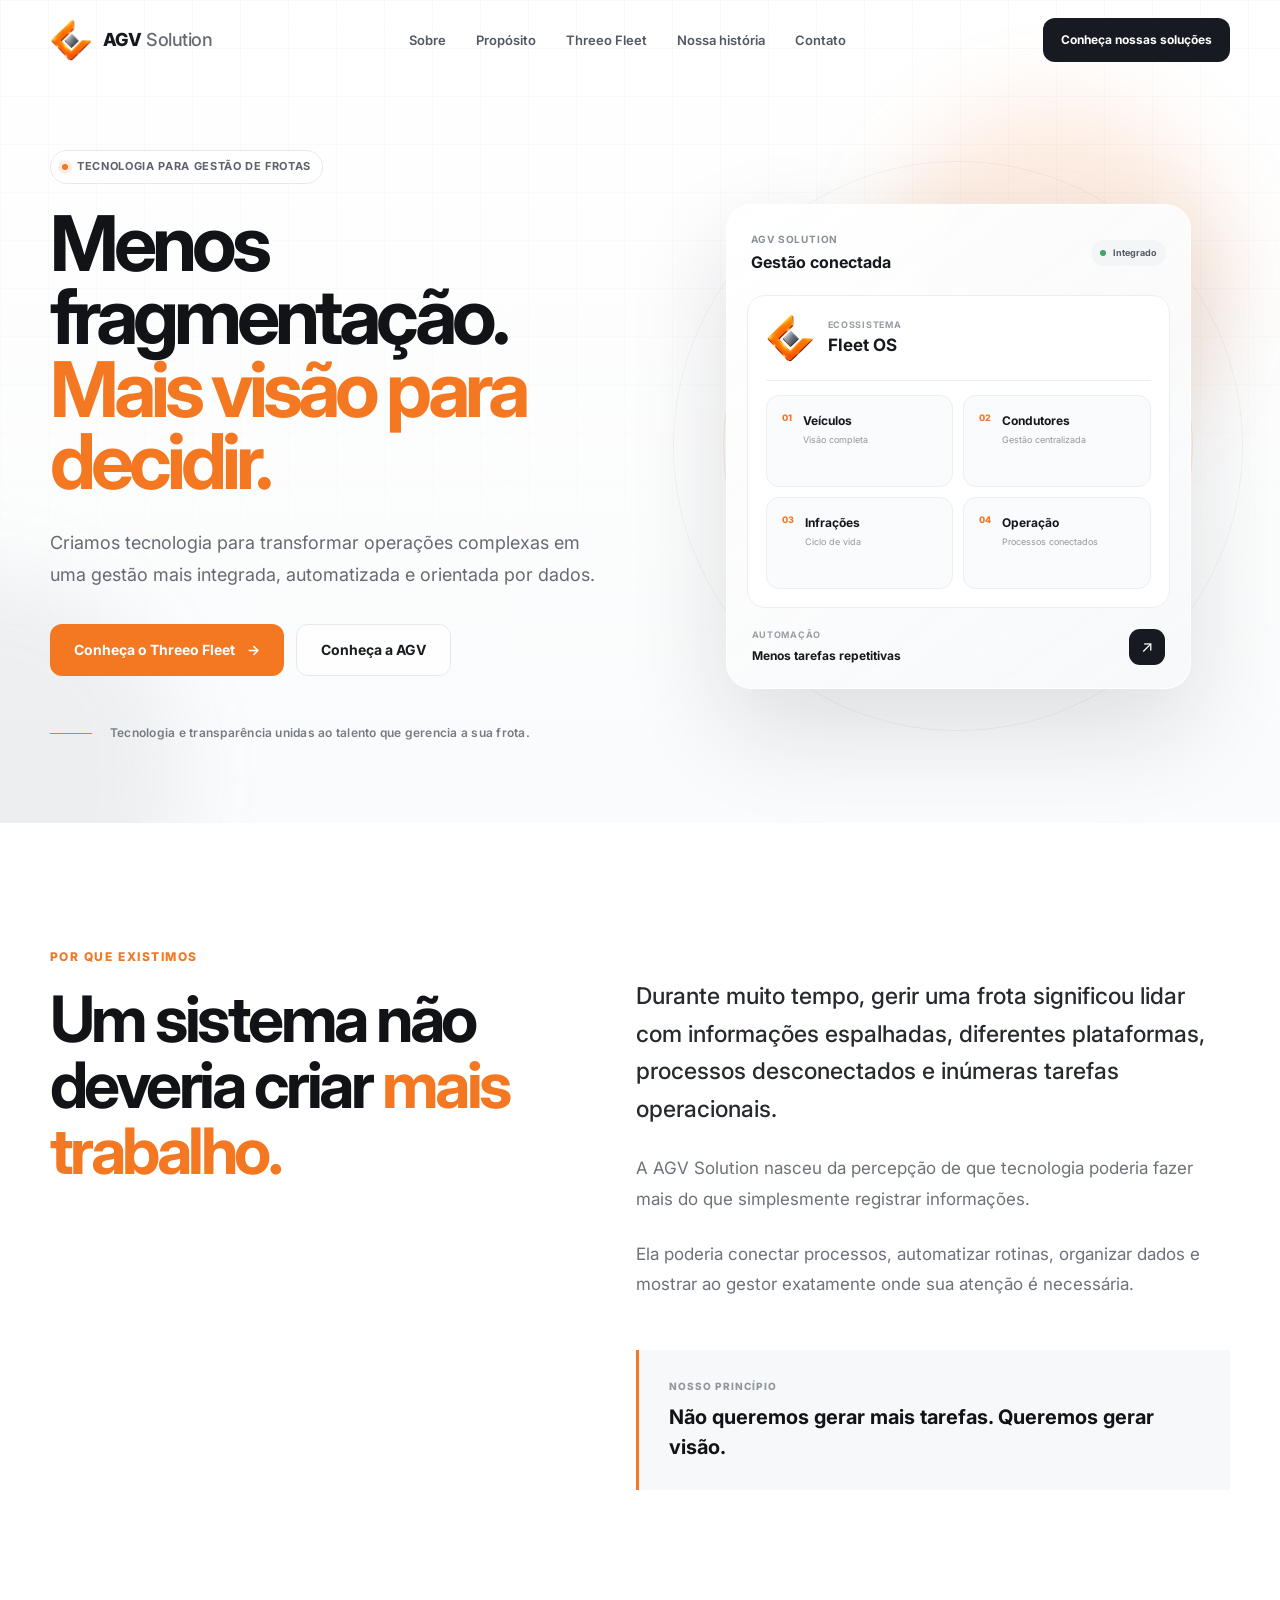
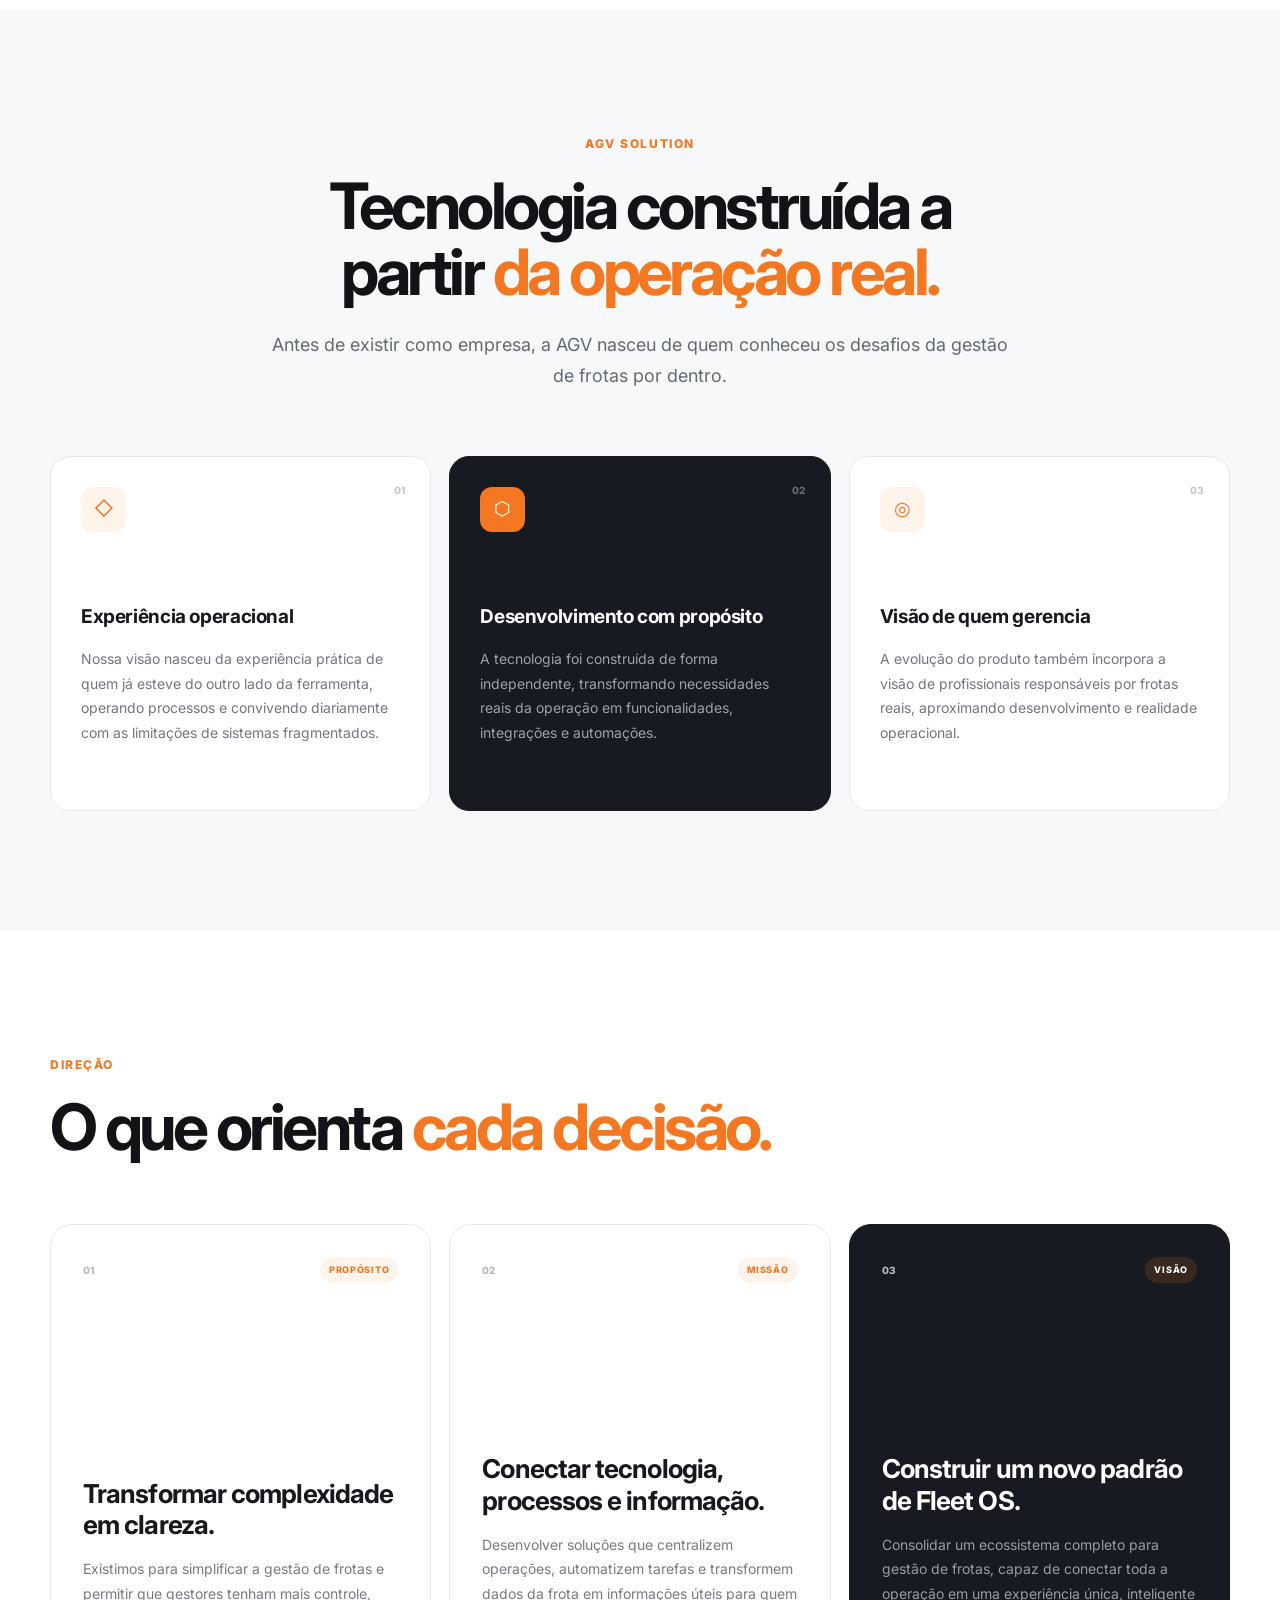
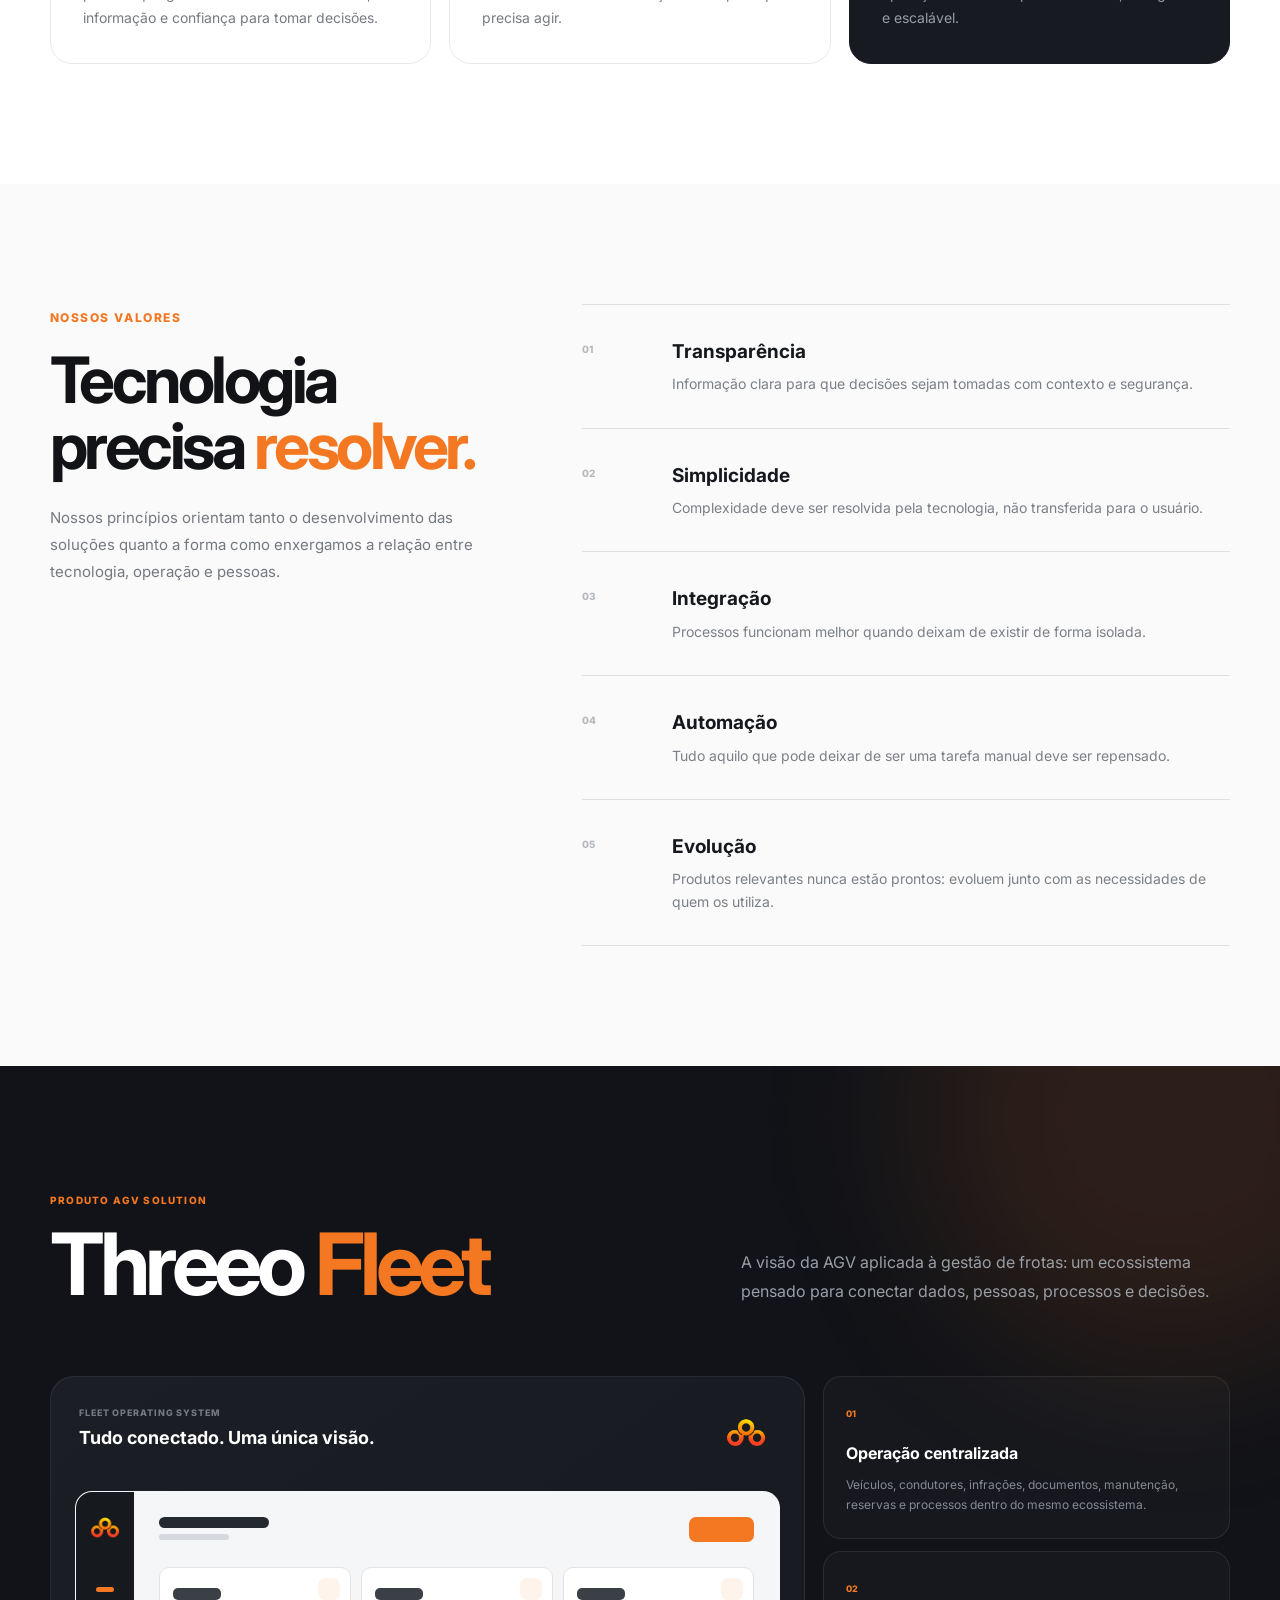
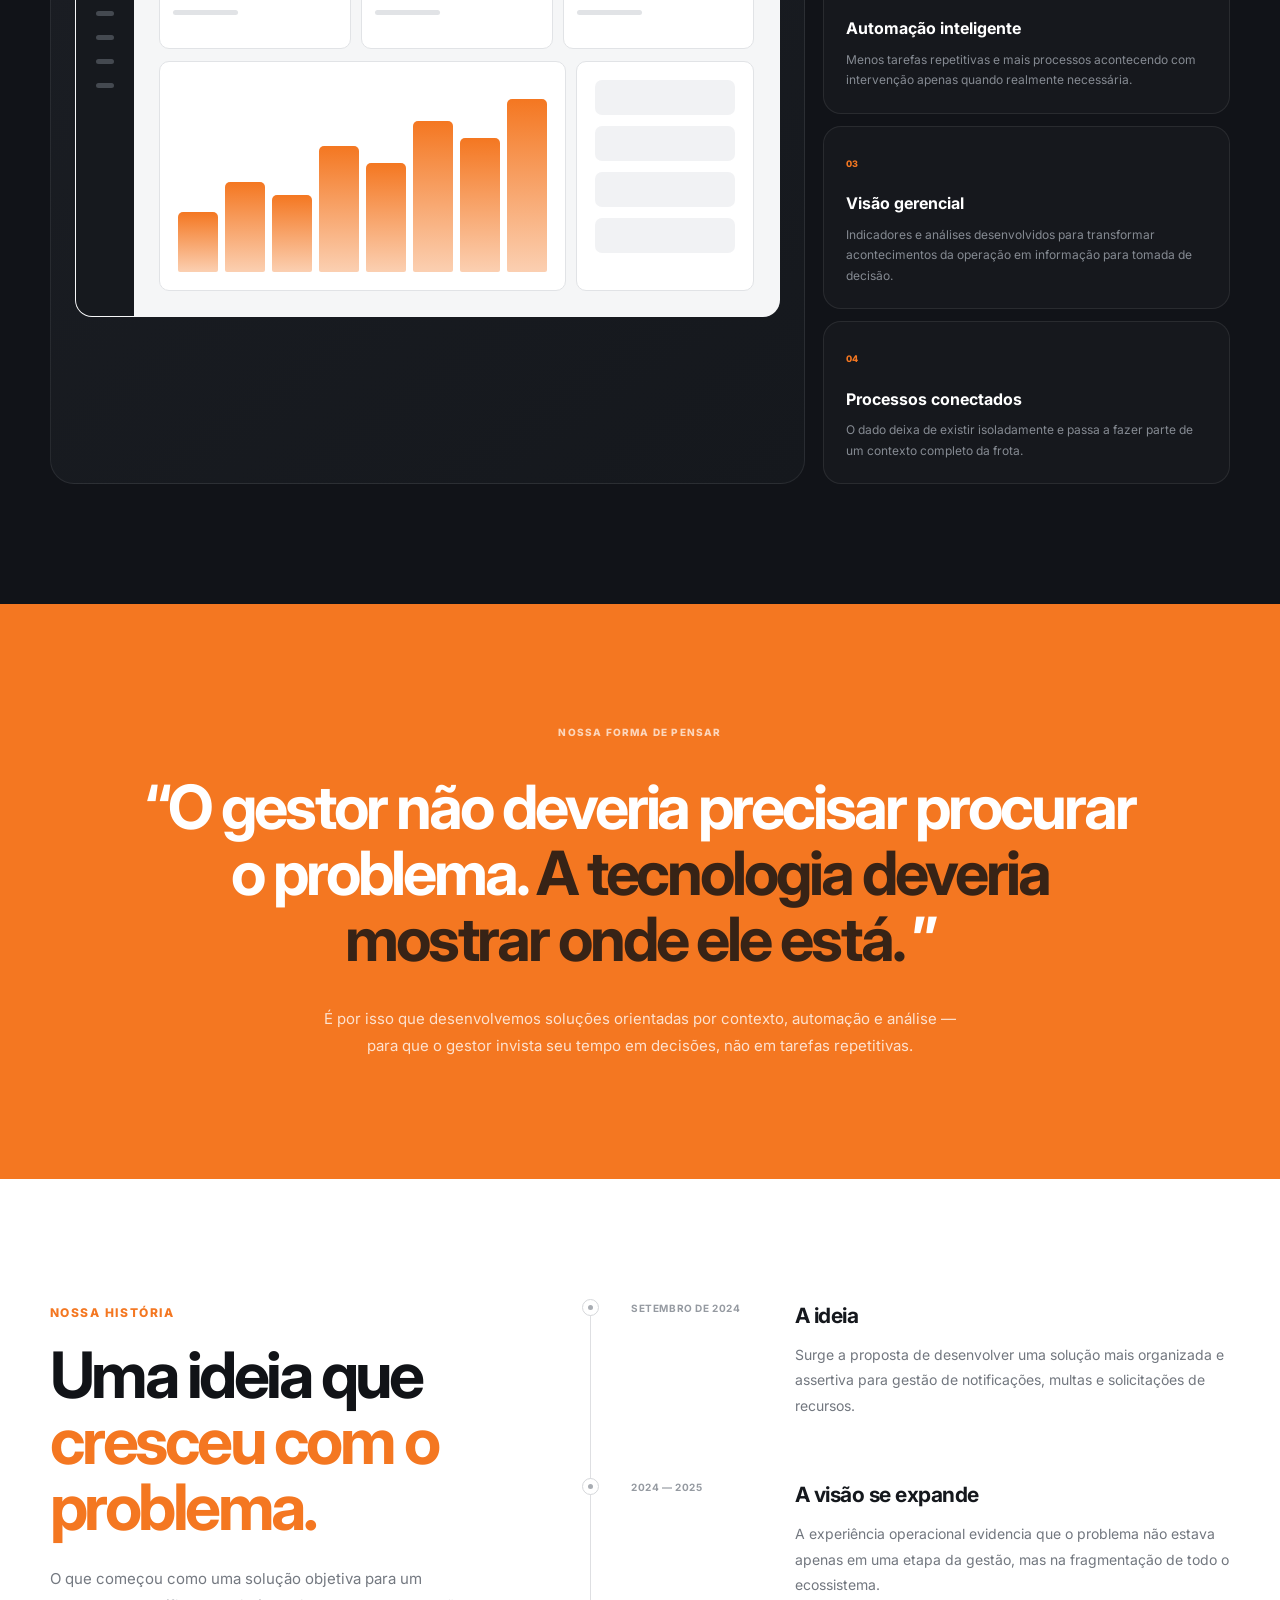
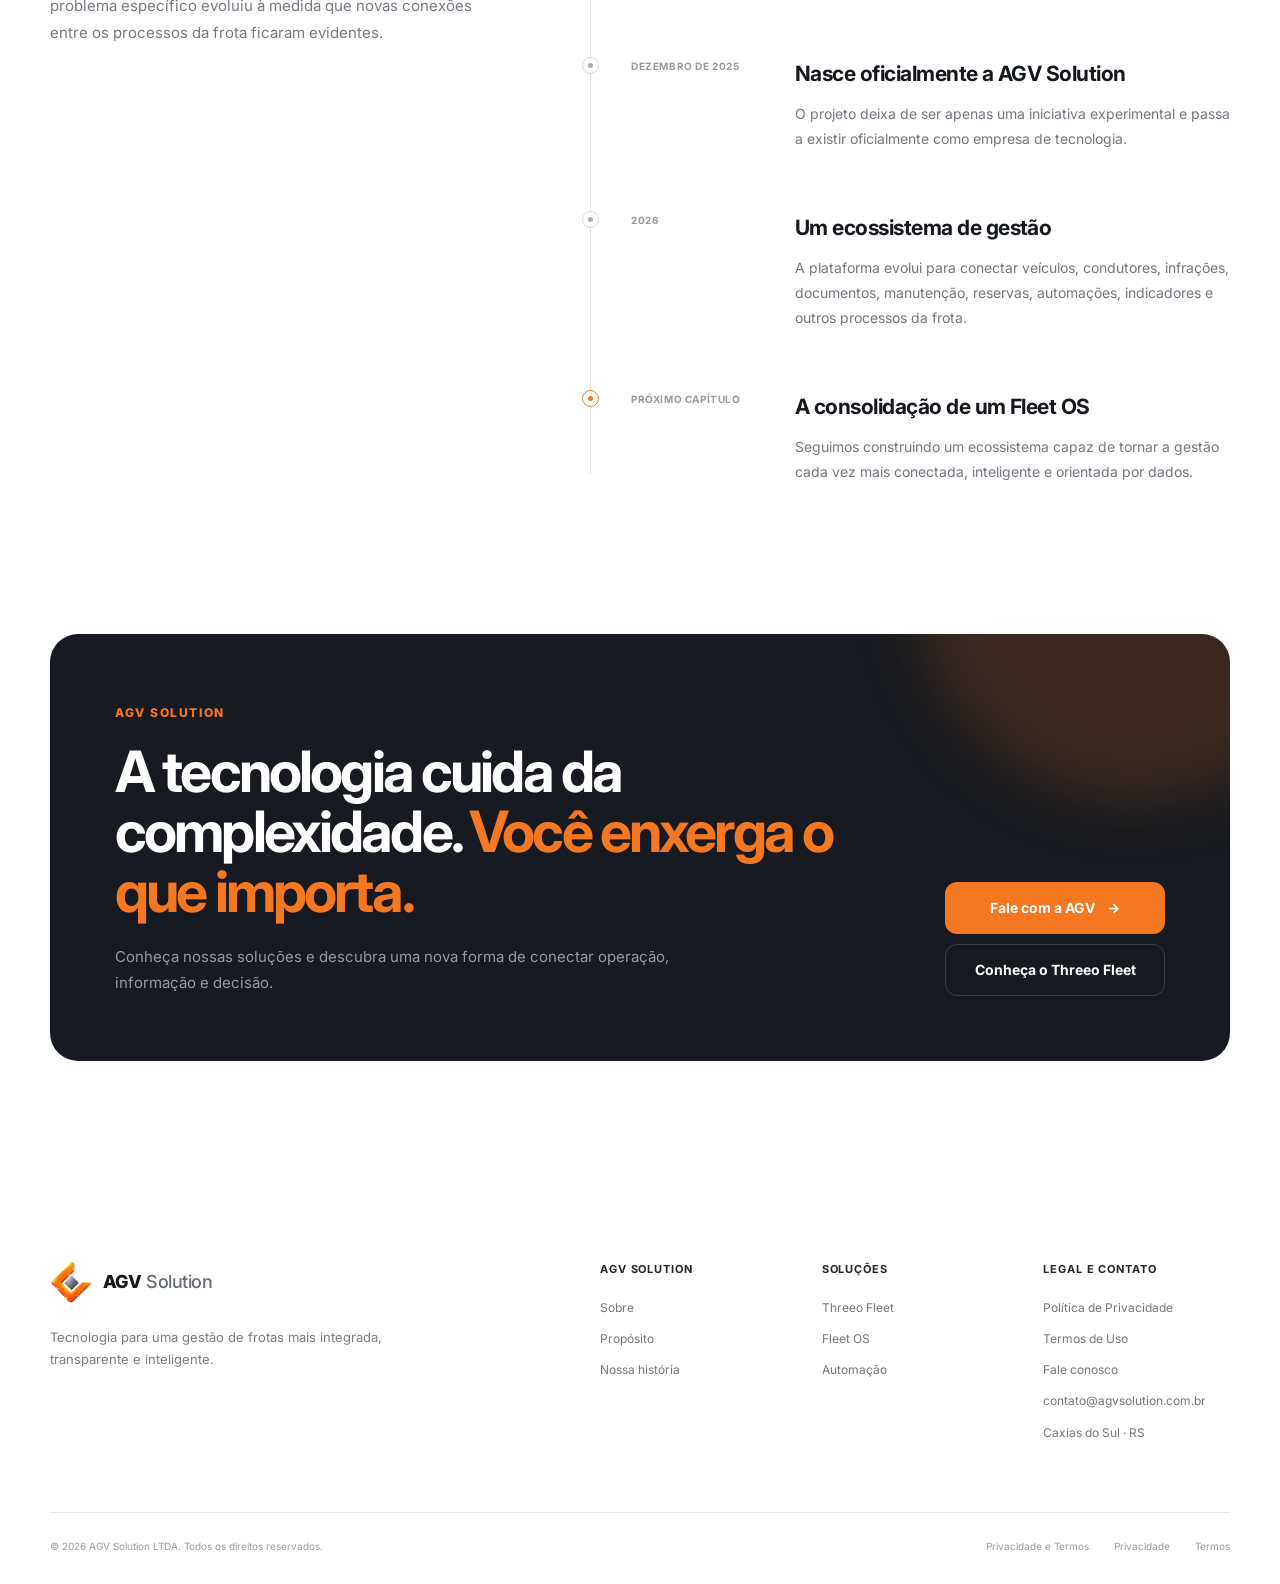
<file: index.html>
<!DOCTYPE html>

<html lang="pt-BR">

<head>

    <meta charset="UTF-8">

    <meta

        name="viewport"

        content="width=device-width, initial-scale=1.0"

    >

    <meta

        name="description"

        content="AGV Solution — tecnologia para uma gestão de frotas mais integrada, automatizada, transparente e orientada por dados."

    >

    <meta

        name="keywords"

        content="AGV Solution, Threeo Fleet, gestão de frotas, fleet management, Fleet OS, tecnologia, automação, BI, multas, veículos, condutores"

    >

    <meta

        name="author"

        content="AGV Solution LTDA"

    >

    <meta

        name="theme-color"

        content="#f47721"

    >

    <title>

        AGV Solution | Tecnologia para gestão de frotas

    </title>

    <!-- =====================================================

         FAVICONS / APP ICONS

    ====================================================== -->

    <link

        rel="icon"

        type="image/png"

        sizes="32x32"

        href="./assets/icons/favicon-32x32.png"

    >

    <link

        rel="icon"

        type="image/png"

        sizes="16x16"

        href="./assets/icons/favicon-16x16.png"

    >

    <link

        rel="shortcut icon"

        href="./assets/icons/favicon.ico"

    >

    <link

        rel="apple-touch-icon"

        sizes="180x180"

        href="./assets/icons/apple-touch-icon.png"

    >

    <link

        rel="manifest"

        href="./assets/icons/site.webmanifest"

    >

    <!-- =====================================================

         FONTES

    ====================================================== -->

    <link

        rel="preconnect"

        href="https://fonts.googleapis.com"

    >

    <link

        rel="preconnect"

        href="https://fonts.gstatic.com"

        crossorigin

    >

    <link

        href="https://fonts.googleapis.com/css2?family=Inter:wght@400;500;600;700;800&display=swap"

        rel="stylesheet"

    >

    <!-- =====================================================

         CSS

    ====================================================== -->

    <link

        rel="stylesheet"

        href="./css/style.css"

    >

    <style>

        /* ============================================================

           PRIVACIDADE E CONFORMIDADE

        ============================================================ */

        .legal-overview {

            background: #f7f8fa;

        }

        .legal-overview-box {

            display: grid;

            grid-template-columns: minmax(0, 1.25fr) minmax(280px, .75fr);

            gap: 28px;

            align-items: stretch;

        }

        .legal-overview-content,

        .legal-overview-aside {

            border: 1px solid #e5e7ea;

            border-radius: 24px;

        }

        .legal-overview-content {

            padding: 48px;

            background: #ffffff;

        }

        .legal-overview-content h2 {

            max-width: 720px;

            color: var(--black);

            font-size: clamp(36px, 5vw, 56px);

            line-height: 1.05;

            letter-spacing: -0.05em;

        }

        .legal-overview-content h2 span {

            color: var(--orange);

        }

        .legal-overview-content > p {

            max-width: 700px;

            margin-top: 22px;

            color: #6b7179;

            font-size: 15px;

            line-height: 1.8;

        }

        .legal-overview-links {

            display: grid;

            grid-template-columns: 1fr 1fr;

            gap: 14px;

            margin-top: 34px;

        }

        .legal-overview-link {

            display: flex;

            align-items: center;

            justify-content: space-between;

            gap: 18px;

            padding: 22px;

            background: #fafbfc;

            border: 1px solid #e6e8eb;

            border-radius: 16px;

            transition:

                transform .25s ease,

                border-color .25s ease,

                box-shadow .25s ease;

        }

        .legal-overview-link:hover {

            transform: translateY(-3px);

            border-color: #d5d8dc;

            box-shadow: 0 16px 40px rgba(0, 0, 0, .05);

        }

        .legal-overview-link > div {

            display: flex;

            flex-direction: column;

            gap: 5px;

        }

        .legal-overview-link strong {

            color: #1b1f24;

            font-size: 14px;

        }

        .legal-overview-link div span {

            color: #848991;

            font-size: 11px;

            line-height: 1.6;

        }

        .legal-overview-link > span {

            color: var(--orange);

            font-size: 20px;

            font-weight: 700;

        }

        .legal-overview-aside {

            display: flex;

            flex-direction: column;

            justify-content: center;

            padding: 38px;

            color: #ffffff;

            background: var(--dark);

        }

        .legal-overview-kicker {

            margin-bottom: 18px;

            color: var(--orange);

            font-size: 10px;

            font-weight: 800;

            letter-spacing: .1em;

            text-transform: uppercase;

        }

        .legal-overview-aside h3 {

            color: #ffffff;

            font-size: 25px;

            line-height: 1.25;

            letter-spacing: -.03em;

        }

        .legal-overview-aside p {

            margin-top: 14px;

            color: #9da2a9;

            font-size: 13px;

            line-height: 1.7;

        }

        .legal-overview-aside .btn {

            width: fit-content;

            margin-top: 26px;

        }

        @media (max-width: 900px) {

            .legal-overview-box {

                grid-template-columns: 1fr;

            }

        }

        @media (max-width: 620px) {

            .legal-overview-content,

            .legal-overview-aside {

                padding: 28px;

            }

            .legal-overview-links {

                grid-template-columns: 1fr;

            }

            .legal-overview-aside .btn {

                width: 100%;

            }

        }

    </style>

</head>

<body>

    <!-- =========================================================

         HEADER

    ========================================================== -->

    <header

        class="header"

        id="header"

    >

        <div class="container header-container">

            <!-- LOGO -->

            <a

                href="./index.html"

                class="brand"

                aria-label="AGV Solution"

            >

                <img

                    src="./assets/icons/android-chrome-192x192.png"

                    alt=""

                    class="brand-symbol-image"

                >

                <div class="brand-text">

                    <strong>AGV</strong>

                    <span>Solution</span>

                </div>

            </a>

            <!-- NAVEGAÇÃO -->

            <nav

                class="desktop-nav"

                aria-label="Navegação principal"

            >

                <a href="#sobre">

                    Sobre

                </a>

                <a href="#proposito">

                    Propósito

                </a>

                <a href="./solucoes.html">

                    Threeo Fleet

                </a>

                <a href="#historia">

                    Nossa história

                </a>

                <a href="#contato">

                    Contato

                </a>

            </nav>

            <!-- AÇÕES -->

            <div class="header-actions">

                <a

                    href="./solucoes.html"

                    class="btn btn-header"

                >

                    Conheça nossas soluções

                </a>

                <button

                    class="menu-button"

                    id="menuButton"

                    type="button"

                    aria-label="Abrir menu"

                    aria-expanded="false"

                >

                    <span></span>

                    <span></span>

                    <span></span>

                </button>

            </div>

        </div>

        <!-- MOBILE -->

        <div

            class="mobile-menu"

            id="mobileMenu"

            aria-hidden="true"

        >

            <a href="#sobre">

                Sobre

            </a>

            <a href="#proposito">

                Propósito

            </a>

            <a href="./solucoes.html">

                Threeo Fleet

            </a>

            <a href="#historia">

                Nossa história

            </a>

            <a href="#contato">

                Contato

            </a>

        </div>

    </header>

    <main>

        <!-- =====================================================

             HERO

        ====================================================== -->

        <section

            class="hero"

            id="inicio"

        >

            <div class="hero-glow hero-glow-one"></div>

            <div class="hero-glow hero-glow-two"></div>

            <div class="container hero-container">

                <!-- TEXTO -->

                <div class="hero-content reveal">

                    <div class="eyebrow">

                        <span class="eyebrow-dot"></span>

                        Tecnologia para gestão de frotas

                    </div>

                    <h1>

                        Menos fragmentação.

                        <span>

                            Mais visão para decidir.

                        </span>

                    </h1>

                    <p class="hero-description">

                        Criamos tecnologia para transformar operações complexas

                        em uma gestão mais integrada, automatizada e orientada

                        por dados.

                    </p>

                    <div class="hero-actions">

                        <a

                            href="./solucoes.html"

                            class="btn btn-primary"

                        >

                            Conheça o Threeo Fleet

                            <span aria-hidden="true">

                                →

                            </span>

                        </a>

                        <a

                            href="#sobre"

                            class="btn btn-secondary"

                        >

                            Conheça a AGV

                        </a>

                    </div>

                    <div class="hero-signature">

                        <div class="signature-line"></div>

                        <p>

                            Tecnologia e transparência unidas ao talento

                            que gerencia a sua frota.

                        </p>

                    </div>

                </div>

                <!-- VISUAL -->

                <div class="hero-visual reveal">

                    <div class="visual-orbit orbit-one"></div>

                    <div class="visual-orbit orbit-two"></div>

                    <div class="hero-panel">

                        <!-- CABEÇALHO -->

                        <div class="hero-panel-header">

                            <div>

                                <span class="panel-overline">

                                    AGV Solution

                                </span>

                                <strong>

                                    Gestão conectada

                                </strong>

                            </div>

                            <div class="panel-status">

                                <span></span>

                                Integrado

                            </div>

                        </div>

                        <!-- SISTEMA -->

                        <div class="central-system">

                            <div class="system-core">

                                <div class="core-icon">

                                    <img

                                        src="./assets/icons/android-chrome-192x192.png"

                                        alt=""

                                    >

                                </div>

                                <div>

                                    <span>

                                        Ecossistema

                                    </span>

                                    <strong>

                                        Fleet OS

                                    </strong>

                                </div>

                            </div>

                            <!-- GRID -->

                            <div class="system-grid">

                                <div class="system-item">

                                    <div class="system-number">

                                        01

                                    </div>

                                    <div>

                                        <strong>

                                            Veículos

                                        </strong>

                                        <span>

                                            Visão completa

                                        </span>

                                    </div>

                                </div>

                                <div class="system-item">

                                    <div class="system-number">

                                        02

                                    </div>

                                    <div>

                                        <strong>

                                            Condutores

                                        </strong>

                                        <span>

                                            Gestão centralizada

                                        </span>

                                    </div>

                                </div>

                                <div class="system-item">

                                    <div class="system-number">

                                        03

                                    </div>

                                    <div>

                                        <strong>

                                            Infrações

                                        </strong>

                                        <span>

                                            Ciclo de vida

                                        </span>

                                    </div>

                                </div>

                                <div class="system-item">

                                    <div class="system-number">

                                        04

                                    </div>

                                    <div>

                                        <strong>

                                            Operação

                                        </strong>

                                        <span>

                                            Processos conectados

                                        </span>

                                    </div>

                                </div>

                            </div>

                        </div>

                        <!-- RODAPÉ DO PAINEL -->

                        <div class="panel-bottom">

                            <div>

                                <span>

                                    Automação

                                </span>

                                <strong>

                                    Menos tarefas repetitivas

                                </strong>

                            </div>

                            <div class="panel-arrow">

                                ↗

                            </div>

                        </div>

                    </div>

                </div>

            </div>

        </section>

        <!-- =====================================================

             MANIFESTO

        ====================================================== -->

        <section class="manifesto section">

            <div class="container">

                <div class="manifesto-grid">

                    <div class="section-intro reveal">

                        <span class="section-label">

                            Por que existimos

                        </span>

                        <h2>

                            Um sistema não deveria criar

                            <span>

                                mais trabalho.

                            </span>

                        </h2>

                    </div>

                    <div class="manifesto-content reveal">

                        <p class="large-text">

                            Durante muito tempo, gerir uma frota significou

                            lidar com informações espalhadas, diferentes

                            plataformas, processos desconectados e inúmeras

                            tarefas operacionais.

                        </p>

                        <p>

                            A AGV Solution nasceu da percepção de que tecnologia

                            poderia fazer mais do que simplesmente registrar

                            informações.

                        </p>

                        <p>

                            Ela poderia conectar processos, automatizar rotinas,

                            organizar dados e mostrar ao gestor exatamente onde

                            sua atenção é necessária.

                        </p>

                        <div class="manifesto-highlight">

                            <span>

                                Nosso princípio

                            </span>

                            <strong>

                                Não queremos gerar mais tarefas.

                                Queremos gerar visão.

                            </strong>

                        </div>

                    </div>

                </div>

            </div>

        </section>

        <!-- =====================================================

             SOBRE

        ====================================================== -->

        <section

            class="about section"

            id="sobre"

        >

            <div class="container">

                <div class="section-heading centered reveal">

                    <span class="section-label">

                        AGV Solution

                    </span>

                    <h2>

                        Tecnologia construída a partir

                        <span>

                            da operação real.

                        </span>

                    </h2>

                    <p>

                        Antes de existir como empresa, a AGV nasceu de quem

                        conheceu os desafios da gestão de frotas por dentro.

                    </p>

                </div>

                <div class="about-cards">

                    <!-- CARD 1 -->

                    <article class="about-card reveal">

                        <div class="card-index">

                            01

                        </div>

                        <div class="card-icon">

                            ◇

                        </div>

                        <h3>

                            Experiência operacional

                        </h3>

                        <p>

                            Nossa visão nasceu da experiência prática de quem

                            já esteve do outro lado da ferramenta, operando

                            processos e convivendo diariamente com as

                            limitações de sistemas fragmentados.

                        </p>

                    </article>

                    <!-- CARD 2 -->

                    <article class="about-card featured reveal">

                        <div class="card-index">

                            02

                        </div>

                        <div class="card-icon">

                            ⬡

                        </div>

                        <h3>

                            Desenvolvimento com propósito

                        </h3>

                        <p>

                            A tecnologia foi construída de forma independente,

                            transformando necessidades reais da operação em

                            funcionalidades, integrações e automações.

                        </p>

                    </article>

                    <!-- CARD 3 -->

                    <article class="about-card reveal">

                        <div class="card-index">

                            03

                        </div>

                        <div class="card-icon">

                            ◎

                        </div>

                        <h3>

                            Visão de quem gerencia

                        </h3>

                        <p>

                            A evolução do produto também incorpora a visão de

                            profissionais responsáveis por frotas reais,

                            aproximando desenvolvimento e realidade operacional.

                        </p>

                    </article>

                </div>

            </div>

        </section>

        <!-- =====================================================

             PROPÓSITO / MISSÃO / VISÃO

        ====================================================== -->

        <section

            class="purpose section"

            id="proposito"

        >

            <div class="container">

                <div class="section-heading reveal">

                    <span class="section-label">

                        Direção

                    </span>

                    <h2>

                        O que orienta

                        <span>

                            cada decisão.

                        </span>

                    </h2>

                </div>

                <div class="purpose-grid">

                    <!-- PROPÓSITO -->

                    <article class="purpose-card reveal">

                        <div class="purpose-header">

                            <span class="purpose-number">

                                01

                            </span>

                            <span class="purpose-type">

                                Propósito

                            </span>

                        </div>

                        <h3>

                            Transformar complexidade em clareza.

                        </h3>

                        <p>

                            Existimos para simplificar a gestão de frotas e

                            permitir que gestores tenham mais controle,

                            informação e confiança para tomar decisões.

                        </p>

                    </article>

                    <!-- MISSÃO -->

                    <article class="purpose-card reveal">

                        <div class="purpose-header">

                            <span class="purpose-number">

                                02

                            </span>

                            <span class="purpose-type">

                                Missão

                            </span>

                        </div>

                        <h3>

                            Conectar tecnologia, processos e informação.

                        </h3>

                        <p>

                            Desenvolver soluções que centralizem operações,

                            automatizem tarefas e transformem dados da frota

                            em informações úteis para quem precisa agir.

                        </p>

                    </article>

                    <!-- VISÃO -->

                    <article class="purpose-card purpose-card-dark reveal">

                        <div class="purpose-header">

                            <span class="purpose-number">

                                03

                            </span>

                            <span class="purpose-type">

                                Visão

                            </span>

                        </div>

                        <h3>

                            Construir um novo padrão de Fleet OS.

                        </h3>

                        <p>

                            Consolidar um ecossistema completo para gestão de

                            frotas, capaz de conectar toda a operação em uma

                            experiência única, inteligente e escalável.

                        </p>

                    </article>

                </div>

            </div>

        </section>

        <!-- =====================================================

             VALORES

        ====================================================== -->

        <section class="values section">

            <div class="container">

                <div class="values-layout">

                    <!-- INTRO -->

                    <div class="values-intro reveal">

                        <span class="section-label">

                            Nossos valores

                        </span>

                        <h2>

                            Tecnologia precisa

                            <span>

                                resolver.

                            </span>

                        </h2>

                        <p>

                            Nossos princípios orientam tanto o desenvolvimento

                            das soluções quanto a forma como enxergamos a

                            relação entre tecnologia, operação e pessoas.

                        </p>

                    </div>

                    <!-- LISTA -->

                    <div class="values-list">

                        <article class="value-item reveal">

                            <span class="value-number">

                                01

                            </span>

                            <div>

                                <h3>

                                    Transparência

                                </h3>

                                <p>

                                    Informação clara para que decisões sejam

                                    tomadas com contexto e segurança.

                                </p>

                            </div>

                        </article>

                        <article class="value-item reveal">

                            <span class="value-number">

                                02

                            </span>

                            <div>

                                <h3>

                                    Simplicidade

                                </h3>

                                <p>

                                    Complexidade deve ser resolvida pela

                                    tecnologia, não transferida para o usuário.

                                </p>

                            </div>

                        </article>

                        <article class="value-item reveal">

                            <span class="value-number">

                                03

                            </span>

                            <div>

                                <h3>

                                    Integração

                                </h3>

                                <p>

                                    Processos funcionam melhor quando deixam de

                                    existir de forma isolada.

                                </p>

                            </div>

                        </article>

                        <article class="value-item reveal">

                            <span class="value-number">

                                04

                            </span>

                            <div>

                                <h3>

                                    Automação

                                </h3>

                                <p>

                                    Tudo aquilo que pode deixar de ser uma tarefa

                                    manual deve ser repensado.

                                </p>

                            </div>

                        </article>

                        <article class="value-item reveal">

                            <span class="value-number">

                                05

                            </span>

                            <div>

                                <h3>

                                    Evolução

                                </h3>

                                <p>

                                    Produtos relevantes nunca estão prontos:

                                    evoluem junto com as necessidades de quem

                                    os utiliza.

                                </p>

                            </div>

                        </article>

                    </div>

                </div>

            </div>

        </section>

        <!-- =====================================================

             THREEO FLEET

        ====================================================== -->

        <section

            class="threeo section"

            id="threeo"

        >

            <div class="threeo-glow"></div>

            <div class="container">

                <div class="threeo-heading reveal">

                    <div>

                        <span class="product-tag">

                            Produto AGV Solution

                        </span>

                        <h2>

                            Threeo

                            <span>

                                Fleet

                            </span>

                        </h2>

                    </div>

                    <p>

                        A visão da AGV aplicada à gestão de frotas:

                        um ecossistema pensado para conectar dados,

                        pessoas, processos e decisões.

                    </p>

                </div>

                <div class="fleet-layout">

                    <!-- CARD PRINCIPAL -->

                    <div class="fleet-main-card reveal">

                        <div class="fleet-card-top">

                            <div>

                                <span>

                                    Fleet Operating System

                                </span>

                                <strong>

                                    Tudo conectado.

                                    Uma única visão.

                                </strong>

                            </div>

                            <div class="fleet-logo-mini">

                                <img

                                    src="./assets/images/logo/icon-192.png"

                                    alt="Threeo Fleet"

                                    class="threeo-logo-image"

                                >

                            </div>

                        </div>

                        <!-- MOCKUP -->

                        <div class="fleet-screen">

                            <div class="screen-sidebar">

                                <div class="screen-logo">

                                    <img

                                        src="./assets/images/logo/icon-192.png"

                                        alt=""

                                        class="threeo-screen-logo-image"

                                    >

                                </div>

                                <span class="screen-menu active"></span>

                                <span class="screen-menu"></span>

                                <span class="screen-menu"></span>

                                <span class="screen-menu"></span>

                                <span class="screen-menu"></span>

                            </div>

                            <div class="screen-content">

                                <div class="screen-top">

                                    <div>

                                        <span></span>

                                        <span></span>

                                    </div>

                                    <span></span>

                                </div>

                                <!-- KPIs -->

                                <div class="screen-kpis">

                                    <div class="fake-kpi">

                                        <span></span>

                                        <strong></strong>

                                        <small></small>

                                    </div>

                                    <div class="fake-kpi">

                                        <span></span>

                                        <strong></strong>

                                        <small></small>

                                    </div>

                                    <div class="fake-kpi">

                                        <span></span>

                                        <strong></strong>

                                        <small></small>

                                    </div>

                                </div>

                                <!-- DASHBOARD -->

                                <div class="screen-dashboard">

                                    <div class="fake-chart">

                                        <div class="chart-bars">

                                            <span style="height: 32%"></span>

                                            <span style="height: 48%"></span>

                                            <span style="height: 41%"></span>

                                            <span style="height: 67%"></span>

                                            <span style="height: 58%"></span>

                                            <span style="height: 80%"></span>

                                            <span style="height: 71%"></span>

                                            <span style="height: 92%"></span>

                                        </div>

                                    </div>

                                    <div class="fake-list">

                                        <span></span>

                                        <span></span>

                                        <span></span>

                                        <span></span>

                                    </div>

                                </div>

                            </div>

                        </div>

                    </div>

                    <!-- FEATURES -->

                    <div class="fleet-features">

                        <article class="fleet-feature reveal">

                            <span>

                                01

                            </span>

                            <h3>

                                Operação centralizada

                            </h3>

                            <p>

                                Veículos, condutores, infrações, documentos,

                                manutenção, reservas e processos dentro do

                                mesmo ecossistema.

                            </p>

                        </article>

                        <article class="fleet-feature reveal">

                            <span>

                                02

                            </span>

                            <h3>

                                Automação inteligente

                            </h3>

                            <p>

                                Menos tarefas repetitivas e mais processos

                                acontecendo com intervenção apenas quando

                                realmente necessária.

                            </p>

                        </article>

                        <article class="fleet-feature reveal">

                            <span>

                                03

                            </span>

                            <h3>

                                Visão gerencial

                            </h3>

                            <p>

                                Indicadores e análises desenvolvidos para

                                transformar acontecimentos da operação em

                                informação para tomada de decisão.

                            </p>

                        </article>

                        <article class="fleet-feature reveal">

                            <span>

                                04

                            </span>

                            <h3>

                                Processos conectados

                            </h3>

                            <p>

                                O dado deixa de existir isoladamente e passa a

                                fazer parte de um contexto completo da frota.

                            </p>

                        </article>

                    </div>

                </div>

            </div>

        </section>

        <!-- =====================================================

             FILOSOFIA

        ====================================================== -->

        <section class="philosophy section">

            <div class="container">

                <div class="philosophy-box reveal">

                    <div class="philosophy-label">

                        Nossa forma de pensar

                    </div>

                    <blockquote>

                        “O gestor não deveria precisar procurar o problema.

                        <span>

                            A tecnologia deveria mostrar onde ele está.

                        </span>”

                    </blockquote>

                    <p>

                        É por isso que desenvolvemos soluções orientadas por

                        contexto, automação e análise — para que o gestor

                        invista seu tempo em decisões, não em tarefas

                        repetitivas.

                    </p>

                </div>

            </div>

        </section>

        <!-- =====================================================

             HISTÓRIA

        ====================================================== -->

        <section

            class="history section"

            id="historia"

        >

            <div class="container">

                <div class="history-layout">

                    <div class="history-heading reveal">

                        <span class="section-label">

                            Nossa história

                        </span>

                        <h2>

                            Uma ideia que

                            <span>

                                cresceu com o problema.

                            </span>

                        </h2>

                        <p>

                            O que começou como uma solução objetiva para um

                            problema específico evoluiu à medida que novas

                            conexões entre os processos da frota ficaram

                            evidentes.

                        </p>

                    </div>

                    <div class="timeline">

                        <!-- 2024 -->

                        <article class="timeline-item reveal">

                            <div class="timeline-marker">

                                <span></span>

                            </div>

                            <div class="timeline-date">

                                Setembro de 2024

                            </div>

                            <div class="timeline-content">

                                <h3>

                                    A ideia

                                </h3>

                                <p>

                                    Surge a proposta de desenvolver uma solução

                                    mais organizada e assertiva para gestão de

                                    notificações, multas e solicitações de

                                    recursos.

                                </p>

                            </div>

                        </article>

                        <!-- 2024 / 2025 -->

                        <article class="timeline-item reveal">

                            <div class="timeline-marker">

                                <span></span>

                            </div>

                            <div class="timeline-date">

                                2024 — 2025

                            </div>

                            <div class="timeline-content">

                                <h3>

                                    A visão se expande

                                </h3>

                                <p>

                                    A experiência operacional evidencia que o

                                    problema não estava apenas em uma etapa da

                                    gestão, mas na fragmentação de todo o

                                    ecossistema.

                                </p>

                            </div>

                        </article>

                        <!-- 2025 -->

                        <article class="timeline-item reveal">

                            <div class="timeline-marker">

                                <span></span>

                            </div>

                            <div class="timeline-date">

                                Dezembro de 2025

                            </div>

                            <div class="timeline-content">

                                <h3>

                                    Nasce oficialmente a AGV Solution

                                </h3>

                                <p>

                                    O projeto deixa de ser apenas uma iniciativa

                                    experimental e passa a existir oficialmente

                                    como empresa de tecnologia.

                                </p>

                            </div>

                        </article>

                        <!-- 2026 -->

                        <article class="timeline-item reveal">

                            <div class="timeline-marker">

                                <span></span>

                            </div>

                            <div class="timeline-date">

                                2026

                            </div>

                            <div class="timeline-content">

                                <h3>

                                    Um ecossistema de gestão

                                </h3>

                                <p>

                                    A plataforma evolui para conectar veículos,

                                    condutores, infrações, documentos,

                                    manutenção, reservas, automações,

                                    indicadores e outros processos da frota.

                                </p>

                            </div>

                        </article>

                        <!-- FUTURO -->

                        <article class="timeline-item reveal">

                            <div class="timeline-marker current">

                                <span></span>

                            </div>

                            <div class="timeline-date">

                                Próximo capítulo

                            </div>

                            <div class="timeline-content">

                                <h3>

                                    A consolidação de um Fleet OS

                                </h3>

                                <p>

                                    Seguimos construindo um ecossistema capaz

                                    de tornar a gestão cada vez mais conectada,

                                    inteligente e orientada por dados.

                                </p>

                            </div>

                        </article>

                    </div>

                </div>

            </div>

        </section>

        <!-- =====================================================

             CONTATO / CTA

        ====================================================== -->

        <section

            class="cta section"

            id="contato"

        >

            <div class="container">

                <div class="cta-box reveal">

                    <div class="cta-content">

                        <span class="section-label">

                            AGV Solution

                        </span>

                        <h2>

                            A tecnologia cuida da complexidade.

                            <span>

                                Você enxerga o que importa.

                            </span>

                        </h2>

                        <p>

                            Conheça nossas soluções e descubra uma nova forma

                            de conectar operação, informação e decisão.

                        </p>

                    </div>

                    <div class="cta-actions">

                        <a

                            href="./contato.html"

                            class="btn btn-primary"

                        >

                            Fale com a AGV

                            <span>

                                →

                            </span>

                        </a>

                        <a

                            href="./solucoes.html"

                            class="btn btn-secondary-light"

                        >

                            Conheça o Threeo Fleet

                        </a>

                    </div>

                </div>

            </div>

        </section>

    </main>

    <!-- =========================================================

         FOOTER

    ========================================================== -->

    <footer class="footer">

        <div class="container">

            <div class="footer-top">

                <!-- MARCA -->

                <div class="footer-brand">

                    <a

                        href="./index.html"

                        class="brand footer-logo"

                        aria-label="AGV Solution"

                    >

                        <img

                            src="./assets/icons/android-chrome-192x192.png"

                            alt=""

                            class="brand-symbol-image"

                        >

                        <div class="brand-text">

                            <strong>

                                AGV

                            </strong>

                            <span>

                                Solution

                            </span>

                        </div>

                    </a>

                    <p>

                        Tecnologia para uma gestão de frotas mais integrada,

                        transparente e inteligente.

                    </p>

                </div>

                <!-- NAVEGAÇÃO -->

                <div class="footer-navigation">

                    <div class="footer-column">

                        <strong>

                            AGV Solution

                        </strong>

                        <a href="./sobre.html">

                            Sobre

                        </a>

                        <a href="#proposito">

                            Propósito

                        </a>

                        <a href="#historia">

                            Nossa história

                        </a>

                    </div>

                    <div class="footer-column">

                        <strong>

                            Soluções

                        </strong>

                        <a href="./solucoes.html">

                            Threeo Fleet

                        </a>

                        <a href="./solucoes.html">

                            Fleet OS

                        </a>

                        <a href="./solucoes.html">

                            Automação

                        </a>

                    </div>

                    <div class="footer-column">

                        <strong>

                            Legal e contato

                        </strong>

                        <a href="./privacidade.html">

                            Política de Privacidade

                        </a>

                        <a href="./termos.html">

                            Termos de Uso

                        </a>

                        <a href="./contato.html">

                            Fale conosco

                        </a>

                        <a href="mailto:contato@agvsolution.com.br">

                            contato@agvsolution.com.br

                        </a>

                        <span>

                            Caxias do Sul · RS

                        </span>

                    </div>

                </div>

            </div>

            <!-- RODAPÉ INFERIOR -->

            <div class="footer-bottom">

                <p>

                    ©

                    <span id="currentYear"></span>

                    AGV Solution LTDA.

                    Todos os direitos reservados.

                </p>

                <div class="footer-legal">

                    <a href="./legal.html">
                        Privacidade e Termos
                    </a>

                    <a href="./privacidade.html">
                        Privacidade
                    </a>

                    <a href="./termos.html">
                        Termos
                    </a>

                </div>

            </div>

        </div>

    </footer>

    <!-- =========================================================

         JAVASCRIPT

    ========================================================== -->

    <script src="./js/main.js"></script>

</body>

</html>
</file>
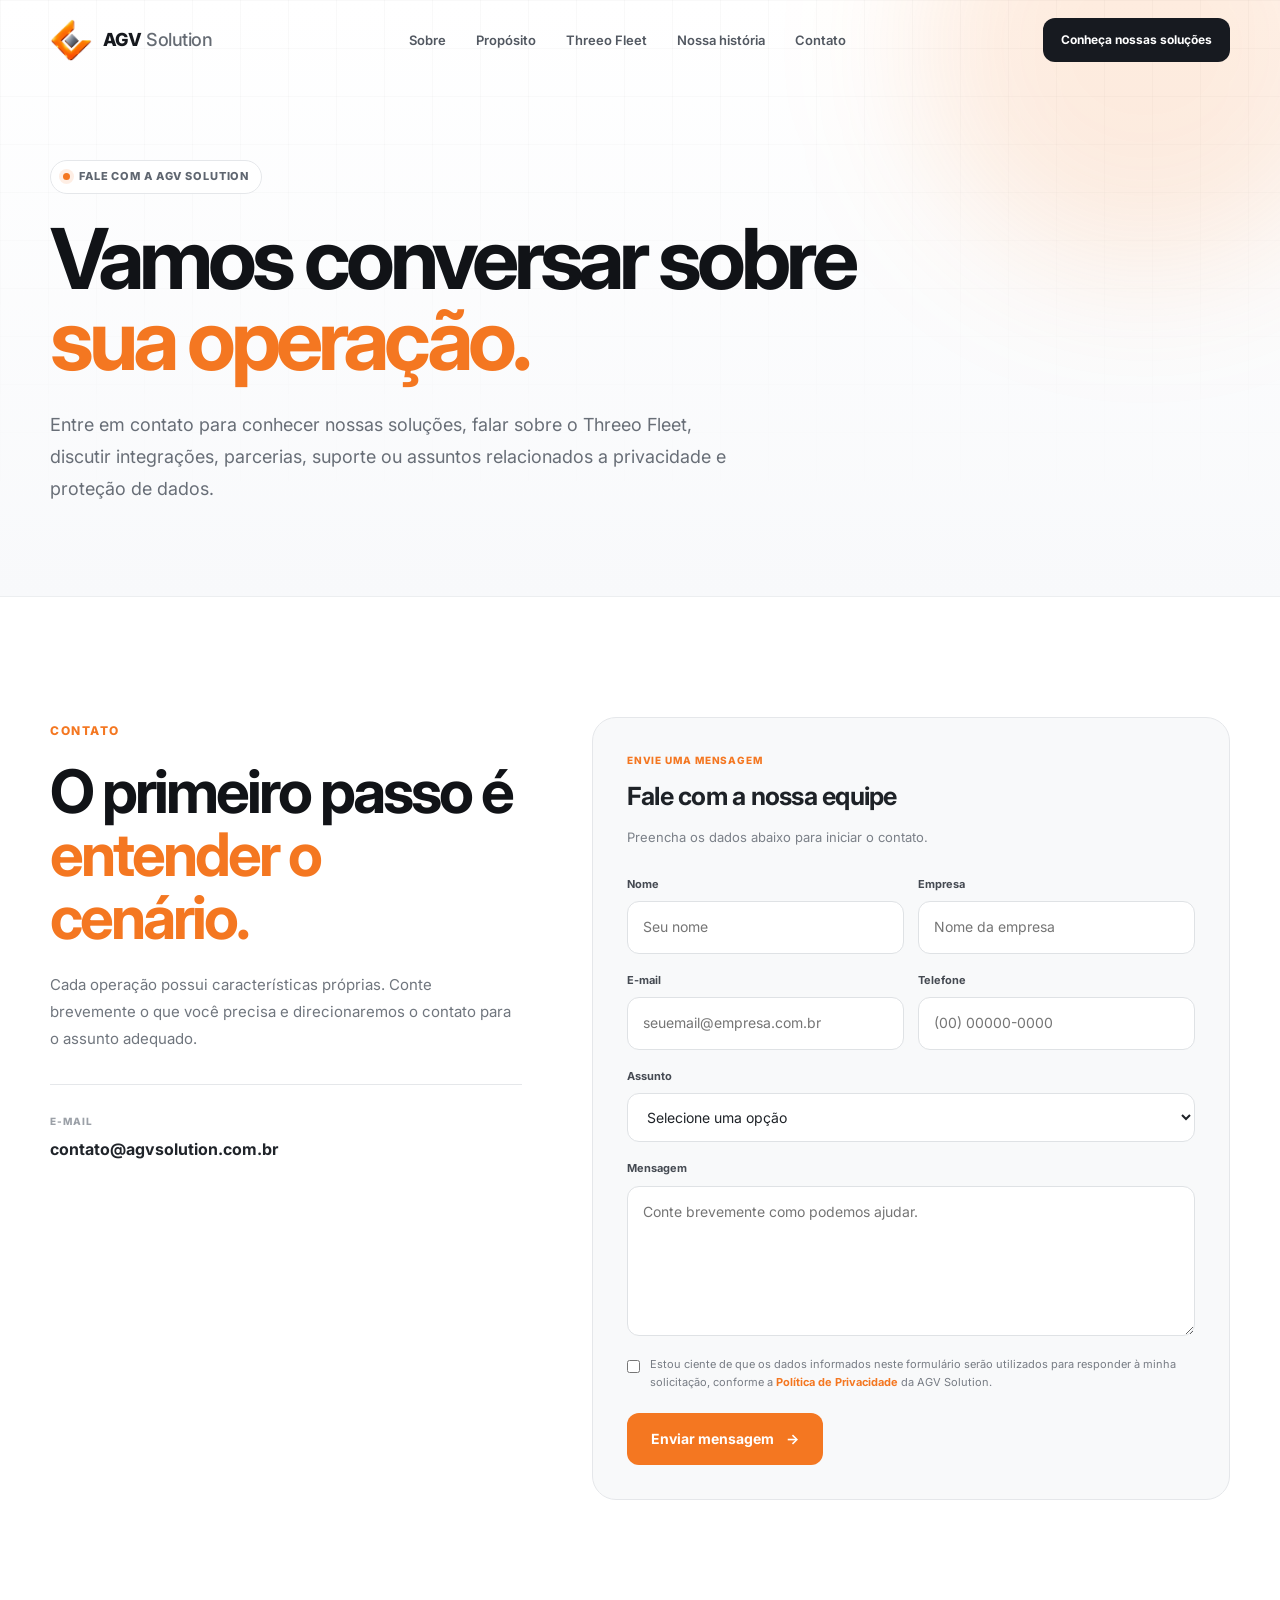
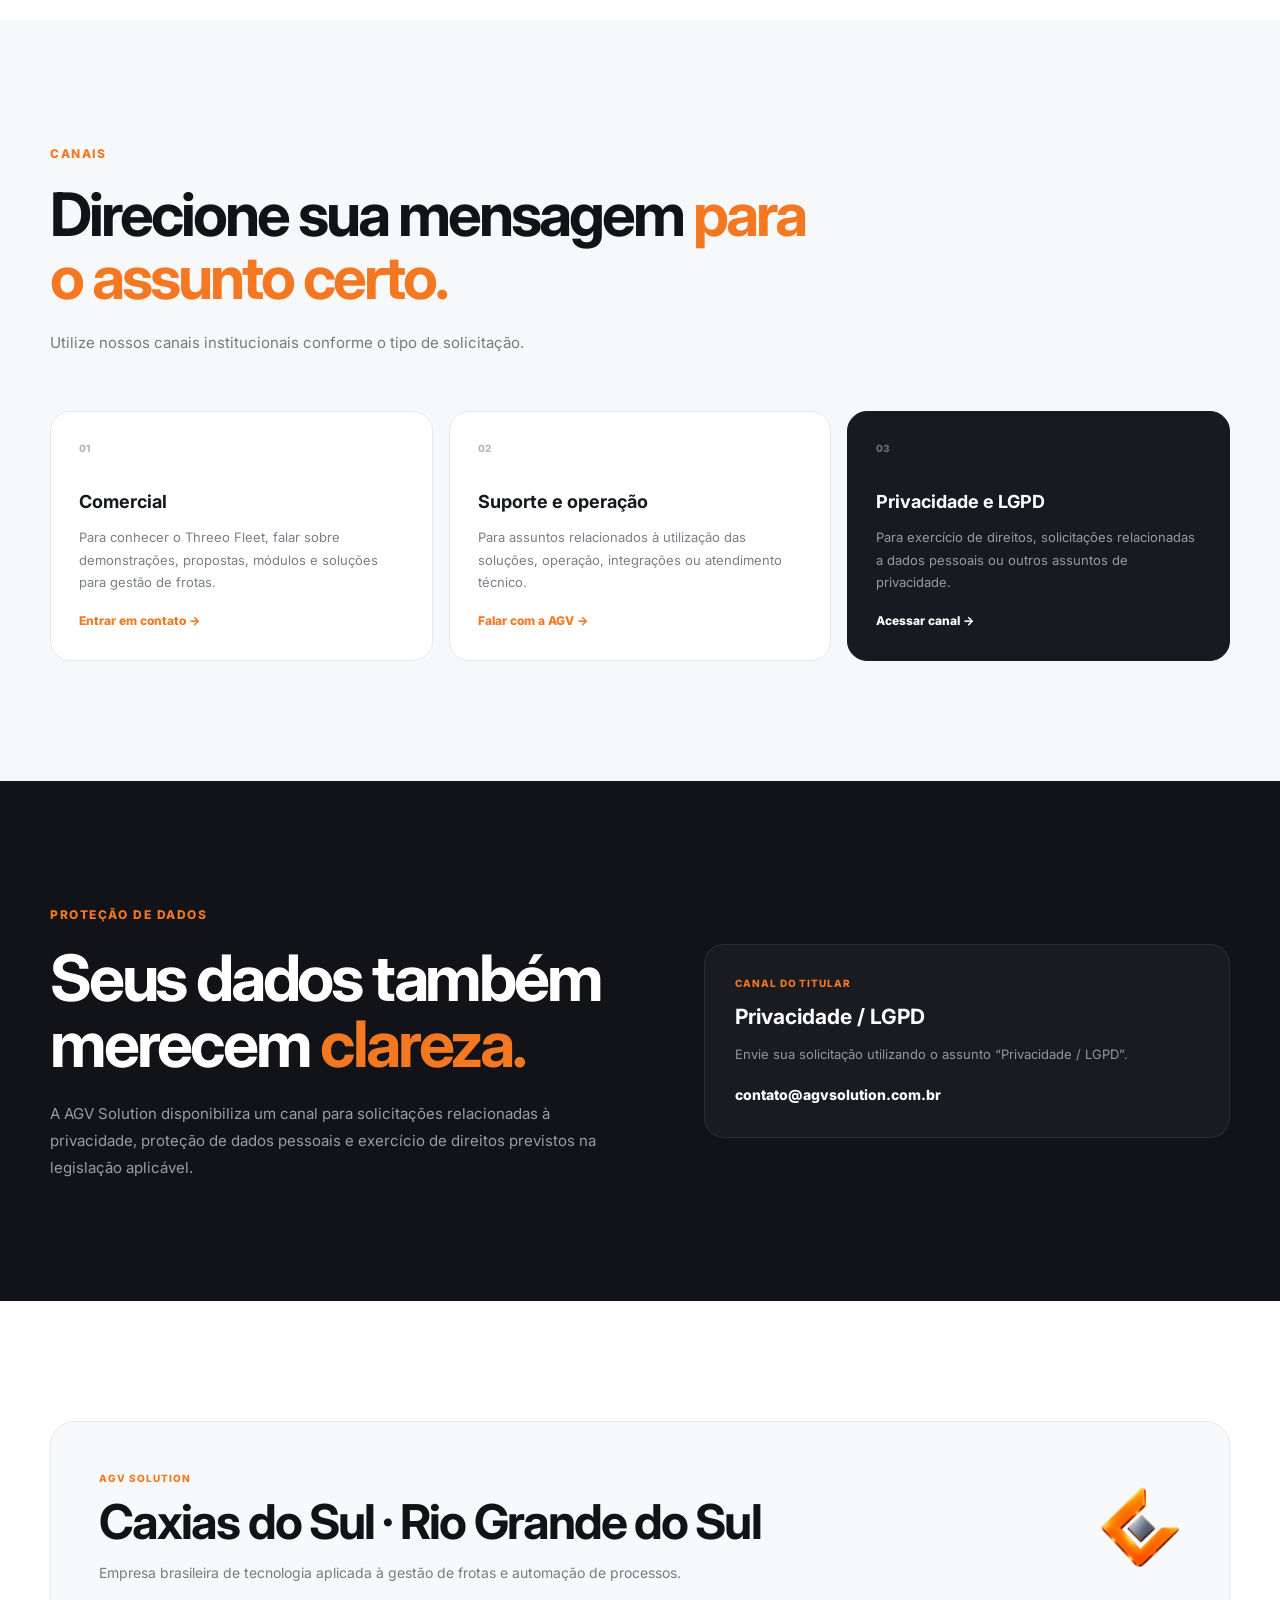
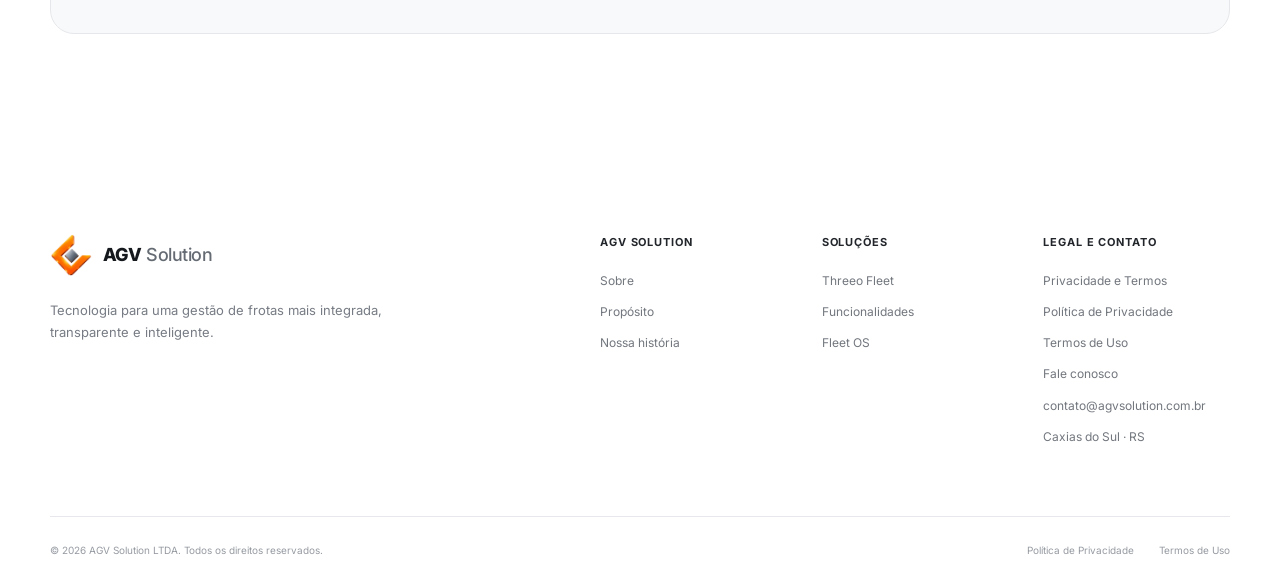
<file: contato.html>
<!DOCTYPE html>
<html lang="pt-BR">

<head>
    <meta charset="UTF-8">

    <meta
        name="viewport"
        content="width=device-width, initial-scale=1.0"
    >

    <meta
        name="description"
        content="Entre em contato com a AGV Solution para assuntos comerciais, Threeo Fleet, suporte, parcerias, privacidade e proteção de dados."
    >

    <meta
        name="keywords"
        content="AGV Solution, contato, Threeo Fleet, Fleet OS, gestão de frotas, LGPD, privacidade, suporte"
    >

    <meta
        name="author"
        content="AGV Solution LTDA"
    >

    <meta
        name="theme-color"
        content="#f47721"
    >

    <title>
        Contato | AGV Solution
    </title>


    <!-- =====================================================
         FAVICONS
    ====================================================== -->

    <link
        rel="icon"
        type="image/png"
        sizes="32x32"
        href="./assets/icons/favicon-32x32.png"
    >

    <link
        rel="icon"
        type="image/png"
        sizes="16x16"
        href="./assets/icons/favicon-16x16.png"
    >

    <link
        rel="shortcut icon"
        href="./assets/icons/favicon.ico"
    >

    <link
        rel="apple-touch-icon"
        sizes="180x180"
        href="./assets/icons/apple-touch-icon.png"
    >

    <link
        rel="manifest"
        href="./assets/icons/site.webmanifest"
    >


    <!-- =====================================================
         FONTES
    ====================================================== -->

    <link
        rel="preconnect"
        href="https://fonts.googleapis.com"
    >

    <link
        rel="preconnect"
        href="https://fonts.gstatic.com"
        crossorigin
    >

    <link
        href="https://fonts.googleapis.com/css2?family=Inter:wght@400;500;600;700;800&display=swap"
        rel="stylesheet"
    >


    <!-- =====================================================
         CSS PRINCIPAL
    ====================================================== -->

    <link
        rel="stylesheet"
        href="./css/style.css"
    >


    <!-- =====================================================
         CSS DA PÁGINA
    ====================================================== -->

    <style>

        /* ============================================================
           HERO
        ============================================================ */

        .contact-hero {
            position: relative;
            overflow: hidden;

            padding: 160px 0 90px;

            background:
                linear-gradient(
                    180deg,
                    #ffffff 0%,
                    #f8f9fb 100%
                );

            border-bottom: 1px solid #eceef0;
        }

        .contact-hero::before {
            content: "";

            position: absolute;
            inset: 0;

            background-image:
                linear-gradient(
                    rgba(0, 0, 0, 0.025) 1px,
                    transparent 1px
                ),
                linear-gradient(
                    90deg,
                    rgba(0, 0, 0, 0.025) 1px,
                    transparent 1px
                );

            background-size: 48px 48px;

            mask-image:
                linear-gradient(
                    to bottom,
                    #000000,
                    transparent 88%
                );

            pointer-events: none;
        }

        .contact-hero-glow {
            width: 450px;
            height: 450px;

            position: absolute;

            top: -180px;
            right: -90px;

            border-radius: 50%;

            background: rgba(244, 119, 33, 0.14);

            filter: blur(70px);

            pointer-events: none;
        }

        .contact-hero-content {
            position: relative;
            z-index: 2;

            max-width: 860px;
        }

        .contact-badge {
            width: fit-content;

            display: inline-flex;
            align-items: center;
            gap: 9px;

            margin-bottom: 24px;
            padding: 7px 12px;

            color: #5f6670;
            background: rgba(255, 255, 255, 0.88);

            border: 1px solid #e5e7ea;
            border-radius: 100px;

            font-size: 11px;
            font-weight: 800;
            letter-spacing: 0.08em;
            text-transform: uppercase;
        }

        .contact-badge::before {
            content: "";

            width: 7px;
            height: 7px;

            background: var(--orange);

            border-radius: 50%;

            box-shadow:
                0 0 0 4px rgba(244, 119, 33, 0.12);
        }

        .contact-hero h1 {
            max-width: 820px;

            color: var(--black);

            font-size: clamp(52px, 7vw, 84px);
            line-height: 0.97;
            letter-spacing: -0.06em;
        }

        .contact-hero h1 span {
            color: var(--orange);
        }

        .contact-hero p {
            max-width: 700px;

            margin-top: 28px;

            color: #686e77;

            font-size: 18px;
            line-height: 1.8;
        }


        /* ============================================================
           CONTATO PRINCIPAL
        ============================================================ */

        .contact-main {
            background: #ffffff;
        }

        .contact-layout {
            display: grid;
            grid-template-columns: 0.85fr 1.15fr;
            gap: 70px;

            align-items: start;
        }

        .contact-intro {
            position: sticky;
            top: 120px;

            align-self: start;
        }

        .contact-intro h2 {
            color: var(--black);

            font-size: clamp(38px, 5vw, 60px);
            line-height: 1.05;
            letter-spacing: -0.05em;
        }

        .contact-intro h2 span {
            color: var(--orange);
        }

        .contact-intro p {
            margin-top: 22px;

            color: #70767e;

            font-size: 15px;
            line-height: 1.8;
        }

        .contact-direct {
            margin-top: 32px;

            padding-top: 28px;

            border-top: 1px solid #e5e7ea;
        }

        .contact-direct span {
            display: block;

            margin-bottom: 8px;

            color: #9ba0a7;

            font-size: 10px;
            font-weight: 800;
            letter-spacing: 0.09em;
            text-transform: uppercase;
        }

        .contact-direct a {
            color: #20242a;

            font-size: 16px;
            font-weight: 700;
        }

        .contact-direct a:hover {
            color: var(--orange);
        }


        /* ============================================================
           FORM
        ============================================================ */

        .contact-form-card {
            padding: 34px;

            background: #f8f9fa;

            border: 1px solid #e5e7ea;
            border-radius: 24px;
        }

        .contact-form-header {
            margin-bottom: 28px;
        }

        .contact-form-header span {
            display: block;

            margin-bottom: 8px;

            color: var(--orange);

            font-size: 10px;
            font-weight: 800;
            letter-spacing: 0.09em;
            text-transform: uppercase;
        }

        .contact-form-header h3 {
            color: #1e2227;

            font-size: 25px;
            letter-spacing: -0.03em;
        }

        .contact-form-header p {
            margin-top: 10px;

            color: #7b8088;

            font-size: 13px;
            line-height: 1.7;
        }

        .contact-form {
            display: grid;
            gap: 18px;
        }

        .form-grid {
            display: grid;
            grid-template-columns: 1fr 1fr;
            gap: 14px;
        }

        .form-field {
            display: flex;
            flex-direction: column;
            gap: 8px;
        }

        .form-field label {
            color: #454a52;

            font-size: 11px;
            font-weight: 700;
        }

        .form-field input,
        .form-field select,
        .form-field textarea {
            width: 100%;

            padding: 14px 15px;

            color: #1f2328;
            background: #ffffff;

            border: 1px solid #dfe2e5;
            border-radius: 12px;

            outline: none;

            font-size: 14px;

            transition:
                border-color 0.2s ease,
                box-shadow 0.2s ease;
        }

        .form-field textarea {
            min-height: 150px;

            resize: vertical;
        }

        .form-field input:focus,
        .form-field select:focus,
        .form-field textarea:focus {
            border-color: var(--orange);

            box-shadow:
                0 0 0 4px rgba(244, 119, 33, 0.10);
        }

        .form-consent {
            display: flex;
            align-items: flex-start;
            gap: 10px;

            margin-top: 2px;
        }

        .form-consent input {
            margin-top: 4px;
        }

        .form-consent label {
            color: #777c84;

            font-size: 11px;
            line-height: 1.6;
        }

        .form-consent a {
            color: var(--orange);
            font-weight: 700;
        }

        .contact-form .btn {
            width: fit-content;

            margin-top: 4px;
        }


        /* ============================================================
           CANAIS
        ============================================================ */

        .contact-channels {
            background: #f7f8fa;
        }

        .contact-channels-heading {
            max-width: 760px;

            margin-bottom: 55px;
        }

        .contact-channels-heading h2 {
            color: var(--black);

            font-size: clamp(38px, 5vw, 60px);
            line-height: 1.05;
            letter-spacing: -0.05em;
        }

        .contact-channels-heading h2 span {
            color: var(--orange);
        }

        .contact-channels-heading p {
            margin-top: 20px;

            color: #747a82;

            font-size: 15px;
            line-height: 1.8;
        }

        .contact-channels-grid {
            display: grid;
            grid-template-columns: repeat(3, 1fr);
            gap: 16px;
        }

        .contact-channel-card {
            min-height: 250px;

            display: flex;
            flex-direction: column;

            padding: 28px;

            background: #ffffff;

            border: 1px solid #e5e7ea;
            border-radius: 20px;

            transition:
                transform 0.25s ease,
                box-shadow 0.25s ease;
        }

        .contact-channel-card:hover {
            transform: translateY(-5px);

            box-shadow:
                0 18px 45px rgba(0, 0, 0, 0.05);
        }

        .contact-channel-card-dark {
            color: #ffffff;
            background: var(--dark);

            border-color: var(--dark);
        }

        .channel-index {
            color: #b3b7bd;

            font-size: 10px;
            font-weight: 800;
        }

        .contact-channel-card-dark .channel-index {
            color: #686e76;
        }

        .channel-content {
            margin-top: auto;
        }

        .channel-content h3 {
            margin-bottom: 10px;

            font-size: 18px;
        }

        .channel-content p {
            color: #7a7f87;

            font-size: 13px;
            line-height: 1.7;
        }

        .contact-channel-card-dark .channel-content p {
            color: #969ba3;
        }

        .channel-content a {
            display: inline-block;

            margin-top: 18px;

            color: var(--orange);

            font-size: 12px;
            font-weight: 800;
        }

        .contact-channel-card-dark .channel-content a {
            color: #ffffff;
        }


        /* ============================================================
           PRIVACIDADE
        ============================================================ */

        .privacy-contact {
            color: #ffffff;
            background: #111318;
        }

        .privacy-contact-layout {
            display: grid;
            grid-template-columns: 1fr 0.9fr;
            gap: 70px;

            align-items: center;
        }

        .privacy-contact-content h2 {
            max-width: 700px;

            font-size: clamp(40px, 5vw, 64px);
            line-height: 1.04;
            letter-spacing: -0.05em;
        }

        .privacy-contact-content h2 span {
            color: var(--orange);
        }

        .privacy-contact-content p {
            max-width: 650px;

            margin-top: 22px;

            color: #999ea5;

            font-size: 15px;
            line-height: 1.8;
        }

        .privacy-contact-card {
            padding: 30px;

            background: rgba(255, 255, 255, 0.035);

            border: 1px solid rgba(255, 255, 255, 0.08);
            border-radius: 20px;
        }

        .privacy-contact-card span {
            display: block;

            margin-bottom: 9px;

            color: var(--orange);

            font-size: 10px;
            font-weight: 800;
            letter-spacing: 0.09em;
            text-transform: uppercase;
        }

        .privacy-contact-card h3 {
            color: #ffffff;

            font-size: 21px;
        }

        .privacy-contact-card p {
            margin-top: 10px;

            color: #92979f;

            font-size: 13px;
            line-height: 1.7;
        }

        .privacy-contact-card a {
            display: inline-block;

            margin-top: 18px;

            color: #ffffff;

            font-size: 14px;
            font-weight: 800;
        }

        .privacy-contact-card a:hover {
            color: var(--orange);
        }


        /* ============================================================
           LOCATION
        ============================================================ */

        .contact-location {
            background: #ffffff;
        }

        .contact-location-box {
            display: grid;
            grid-template-columns: 1fr auto;
            gap: 40px;

            align-items: center;

            padding: 48px;

            background: #f8f9fa;

            border: 1px solid #e5e7ea;
            border-radius: 24px;
        }

        .contact-location span {
            display: block;

            margin-bottom: 10px;

            color: var(--orange);

            font-size: 10px;
            font-weight: 800;
            letter-spacing: 0.1em;
            text-transform: uppercase;
        }

        .contact-location h2 {
            color: var(--black);

            font-size: clamp(32px, 4vw, 48px);
            line-height: 1.08;
            letter-spacing: -0.04em;
        }

        .contact-location p {
            margin-top: 14px;

            color: #767b83;

            font-size: 14px;
            line-height: 1.7;
        }

        .location-mark {
            width: 82px;
            height: 82px;

            display: flex;
            align-items: center;
            justify-content: center;

            flex-shrink: 0;

            background: transparent;
            border-radius: 0;
        }

        .location-mark-image {
            width: 100%;
            height: 100%;

            display: block;

            object-fit: contain;
        }


        /* ============================================================
           RESPONSIVO
        ============================================================ */

        @media (max-width: 980px) {

            .contact-layout,
            .privacy-contact-layout {
                grid-template-columns: 1fr;
            }

            .contact-intro {
                position: static;
            }

            .contact-channels-grid {
                grid-template-columns: 1fr 1fr;
            }

        }


        @media (max-width: 700px) {

            .contact-hero {
                padding: 130px 0 70px;
            }

            .contact-hero h1 {
                font-size: 50px;
            }

            .form-grid {
                grid-template-columns: 1fr;
            }

            .contact-form-card {
                padding: 25px;
            }

            .contact-channels-grid {
                grid-template-columns: 1fr;
            }

            .contact-location-box {
                grid-template-columns: 1fr;

                padding: 30px;
            }

            .location-mark {
                width: 68px;
                height: 68px;
            }

            .contact-form .btn {
                width: 100%;
            }

        }

    </style>

</head>


<body>


    <!-- =========================================================
         HEADER
    ========================================================== -->

    <header
        class="header scrolled"
        id="header"
    >

        <div class="container header-container">

            <a
                href="./index.html"
                class="brand"
                aria-label="AGV Solution"
            >

                <img
                    src="./assets/icons/android-chrome-192x192.png"
                    alt=""
                    class="brand-symbol-image"
                >

                <div class="brand-text">
                    <strong>AGV</strong>
                    <span>Solution</span>
                </div>

            </a>


            <nav
                class="desktop-nav"
                aria-label="Navegação principal"
            >

                <a href="./index.html#sobre">
                    Sobre
                </a>

                <a href="./index.html#proposito">
                    Propósito
                </a>

                <a href="./solucoes.html">
                    Threeo Fleet
                </a>

                <a href="./index.html#historia">
                    Nossa história
                </a>

                <a href="./contato.html">
                    Contato
                </a>

            </nav>


            <div class="header-actions">

                <a
                    href="./solucoes.html"
                    class="btn btn-header"
                >
                    Conheça nossas soluções
                </a>

                <button
                    class="menu-button"
                    id="menuButton"
                    type="button"
                    aria-label="Abrir menu"
                    aria-expanded="false"
                >
                    <span></span>
                    <span></span>
                    <span></span>
                </button>

            </div>

        </div>


        <div
            class="mobile-menu"
            id="mobileMenu"
            aria-hidden="true"
        >

            <a href="./index.html#sobre">
                Sobre
            </a>

            <a href="./index.html#proposito">
                Propósito
            </a>

            <a href="./solucoes.html">
                Threeo Fleet
            </a>

            <a href="./index.html#historia">
                Nossa história
            </a>

            <a href="./contato.html">
                Contato
            </a>

        </div>

    </header>



    <main>


        <!-- =====================================================
             HERO
        ====================================================== -->

        <section class="contact-hero">

            <div class="contact-hero-glow"></div>

            <div class="container">

                <div class="contact-hero-content reveal">

                    <div class="contact-badge">
                        Fale com a AGV Solution
                    </div>

                    <h1>
                        Vamos conversar sobre
                        <span>sua operação.</span>
                    </h1>

                    <p>

                        Entre em contato para conhecer nossas soluções,
                        falar sobre o Threeo Fleet, discutir integrações,
                        parcerias, suporte ou assuntos relacionados a
                        privacidade e proteção de dados.

                    </p>

                </div>

            </div>

        </section>



        <!-- =====================================================
             FORMULÁRIO
        ====================================================== -->

        <section class="contact-main section">

            <div class="container contact-layout">


                <div class="contact-intro reveal">

                    <span class="section-label">
                        Contato
                    </span>

                    <h2>
                        O primeiro passo é
                        <span>entender o cenário.</span>
                    </h2>

                    <p>

                        Cada operação possui características próprias.
                        Conte brevemente o que você precisa e direcionaremos
                        o contato para o assunto adequado.

                    </p>


                    <div class="contact-direct">

                        <span>
                            E-mail
                        </span>

                        <a href="mailto:contato@agvsolution.com.br">
                            contato@agvsolution.com.br
                        </a>

                    </div>

                </div>



                <div class="contact-form-card reveal">

                    <div class="contact-form-header">

                        <span>
                            Envie uma mensagem
                        </span>

                        <h3>
                            Fale com a nossa equipe
                        </h3>

                        <p>

                            Preencha os dados abaixo para iniciar o contato.

                        </p>

                    </div>


                    <form
                        class="contact-form"
                        action="mailto:contato@agvsolution.com.br"
                        method="post"
                        enctype="text/plain"
                    >

                        <div class="form-grid">

                            <div class="form-field">

                                <label for="nome">
                                    Nome
                                </label>

                                <input
                                    type="text"
                                    id="nome"
                                    name="Nome"
                                    placeholder="Seu nome"
                                    required
                                >

                            </div>


                            <div class="form-field">

                                <label for="empresa">
                                    Empresa
                                </label>

                                <input
                                    type="text"
                                    id="empresa"
                                    name="Empresa"
                                    placeholder="Nome da empresa"
                                >

                            </div>

                        </div>


                        <div class="form-grid">

                            <div class="form-field">

                                <label for="email">
                                    E-mail
                                </label>

                                <input
                                    type="email"
                                    id="email"
                                    name="Email"
                                    placeholder="seuemail@empresa.com.br"
                                    required
                                >

                            </div>


                            <div class="form-field">

                                <label for="telefone">
                                    Telefone
                                </label>

                                <input
                                    type="tel"
                                    id="telefone"
                                    name="Telefone"
                                    placeholder="(00) 00000-0000"
                                >

                            </div>

                        </div>


                        <div class="form-field">

                            <label for="assunto">
                                Assunto
                            </label>

                            <select
                                id="assunto"
                                name="Assunto"
                                required
                            >

                                <option value="">
                                    Selecione uma opção
                                </option>

                                <option value="Threeo Fleet">
                                    Threeo Fleet
                                </option>

                                <option value="Comercial">
                                    Comercial
                                </option>

                                <option value="Demonstracao">
                                    Demonstração da plataforma
                                </option>

                                <option value="Integracoes">
                                    Integrações
                                </option>

                                <option value="Parcerias">
                                    Parcerias
                                </option>

                                <option value="Suporte">
                                    Suporte
                                </option>

                                <option value="Privacidade LGPD">
                                    Privacidade / LGPD
                                </option>

                                <option value="Outro">
                                    Outro assunto
                                </option>

                            </select>

                        </div>


                        <div class="form-field">

                            <label for="mensagem">
                                Mensagem
                            </label>

                            <textarea
                                id="mensagem"
                                name="Mensagem"
                                placeholder="Conte brevemente como podemos ajudar."
                                required
                            ></textarea>

                        </div>


                        <div class="form-consent">

                            <input
                                type="checkbox"
                                id="consentimento"
                                required
                            >

                            <label for="consentimento">

                                Estou ciente de que os dados informados neste
                                formulário serão utilizados para responder
                                à minha solicitação, conforme a
                                <a href="./privacidade.html">
                                    Política de Privacidade
                                </a>
                                da AGV Solution.

                            </label>

                        </div>


                        <button
                            type="submit"
                            class="btn btn-primary"
                        >
                            Enviar mensagem
                            <span aria-hidden="true">
                                →
                            </span>
                        </button>

                    </form>

                </div>

            </div>

        </section>



        <!-- =====================================================
             CANAIS
        ====================================================== -->

        <section class="contact-channels section">

            <div class="container">


                <div class="contact-channels-heading reveal">

                    <span class="section-label">
                        Canais
                    </span>

                    <h2>
                        Direcione sua mensagem
                        <span>para o assunto certo.</span>
                    </h2>

                    <p>

                        Utilize nossos canais institucionais conforme
                        o tipo de solicitação.

                    </p>

                </div>



                <div class="contact-channels-grid">


                    <article class="contact-channel-card reveal">

                        <span class="channel-index">
                            01
                        </span>

                        <div class="channel-content">

                            <h3>
                                Comercial
                            </h3>

                            <p>

                                Para conhecer o Threeo Fleet, falar sobre
                                demonstrações, propostas, módulos e soluções
                                para gestão de frotas.

                            </p>

                            <a
                                href="mailto:contato@agvsolution.com.br?subject=Comercial%20-%20AGV%20Solution"
                            >
                                Entrar em contato →
                            </a>

                        </div>

                    </article>



                    <article class="contact-channel-card reveal">

                        <span class="channel-index">
                            02
                        </span>

                        <div class="channel-content">

                            <h3>
                                Suporte e operação
                            </h3>

                            <p>

                                Para assuntos relacionados à utilização
                                das soluções, operação, integrações ou
                                atendimento técnico.

                            </p>

                            <a
                                href="mailto:contato@agvsolution.com.br?subject=Suporte%20-%20AGV%20Solution"
                            >
                                Falar com a AGV →
                            </a>

                        </div>

                    </article>



                    <article class="contact-channel-card contact-channel-card-dark reveal">

                        <span class="channel-index">
                            03
                        </span>

                        <div class="channel-content">

                            <h3>
                                Privacidade e LGPD
                            </h3>

                            <p>

                                Para exercício de direitos, solicitações
                                relacionadas a dados pessoais ou outros
                                assuntos de privacidade.

                            </p>

                            <a
                                href="mailto:contato@agvsolution.com.br?subject=Privacidade%20%2F%20LGPD"
                            >
                                Acessar canal →
                            </a>

                        </div>

                    </article>

                </div>

            </div>

        </section>



        <!-- =====================================================
             PRIVACIDADE
        ====================================================== -->

        <section class="privacy-contact section">

            <div class="container privacy-contact-layout">


                <div class="privacy-contact-content reveal">

                    <span class="section-label">
                        Proteção de dados
                    </span>

                    <h2>
                        Seus dados também merecem
                        <span>clareza.</span>
                    </h2>

                    <p>

                        A AGV Solution disponibiliza um canal para
                        solicitações relacionadas à privacidade, proteção
                        de dados pessoais e exercício de direitos previstos
                        na legislação aplicável.

                    </p>

                </div>


                <div class="privacy-contact-card reveal">

                    <span>
                        Canal do titular
                    </span>

                    <h3>
                        Privacidade / LGPD
                    </h3>

                    <p>

                        Envie sua solicitação utilizando o assunto
                        “Privacidade / LGPD”.

                    </p>

                    <a
                        href="mailto:contato@agvsolution.com.br?subject=Privacidade%20%2F%20LGPD"
                    >
                        contato@agvsolution.com.br
                    </a>

                </div>

            </div>

        </section>



        <!-- =====================================================
             LOCALIZAÇÃO
        ====================================================== -->

        <section class="contact-location section">

            <div class="container">

                <div class="contact-location-box reveal">

                    <div>

                        <span>
                            AGV Solution
                        </span>

                        <h2>
                            Caxias do Sul · Rio Grande do Sul
                        </h2>

                        <p>

                            Empresa brasileira de tecnologia aplicada
                            à gestão de frotas e automação de processos.

                        </p>

                    </div>


                    <div
                        class="location-mark"
                        aria-hidden="true"
                    >
                        <img
                            src="./assets/icons/android-chrome-192x192.png"
                            alt=""
                            class="location-mark-image"
                        >
                    </div>

                </div>

            </div>

        </section>


    </main>



    <!-- =========================================================
         FOOTER
    ========================================================== -->

    <footer class="footer">

        <div class="container">


            <div class="footer-top">


                <div class="footer-brand">

                    <a
                        href="./index.html"
                        class="brand footer-logo"
                        aria-label="AGV Solution"
                    >

                        <img
                            src="./assets/icons/android-chrome-192x192.png"
                            alt=""
                            class="brand-symbol-image"
                        >

                        <div class="brand-text">
                            <strong>AGV</strong>
                            <span>Solution</span>
                        </div>

                    </a>


                    <p>
                        Tecnologia para uma gestão de frotas mais integrada,
                        transparente e inteligente.
                    </p>

                </div>



                <div class="footer-navigation">


                    <div class="footer-column">

                        <strong>
                            AGV Solution
                        </strong>

                        <a href="./sobre.html">
                            Sobre
                        </a>

                        <a href="./index.html#proposito">
                            Propósito
                        </a>

                        <a href="./index.html#historia">
                            Nossa história
                        </a>

                    </div>


                    <div class="footer-column">

                        <strong>
                            Soluções
                        </strong>

                        <a href="./solucoes.html">
                            Threeo Fleet
                        </a>

                        <a href="./solucoes.html#modulos">
                            Funcionalidades
                        </a>

                        <a href="./solucoes.html">
                            Fleet OS
                        </a>

                    </div>


                    <div class="footer-column">

                        <strong>
                            Legal e contato
                        </strong>

                        <a href="./legal.html">
                            Privacidade e Termos
                        </a>

                        <a href="./privacidade.html">
                            Política de Privacidade
                        </a>

                        <a href="./termos.html">
                            Termos de Uso
                        </a>

                        <a href="./contato.html">
                            Fale conosco
                        </a>

                        <a href="mailto:contato@agvsolution.com.br">
                            contato@agvsolution.com.br
                        </a>

                        <span>
                            Caxias do Sul · RS
                        </span>

                    </div>

                </div>

            </div>



            <div class="footer-bottom">

                <p>
                    © <span id="currentYear"></span>
                    AGV Solution LTDA. Todos os direitos reservados.
                </p>

                <div class="footer-legal">

                    <a href="./privacidade.html">
                        Política de Privacidade
                    </a>

                    <a href="./termos.html">
                        Termos de Uso
                    </a>

                </div>

            </div>

        </div>

    </footer>



    <!-- =========================================================
         JAVASCRIPT
    ========================================================== -->

    <script src="./js/main.js"></script>


</body>

</html>
</file>
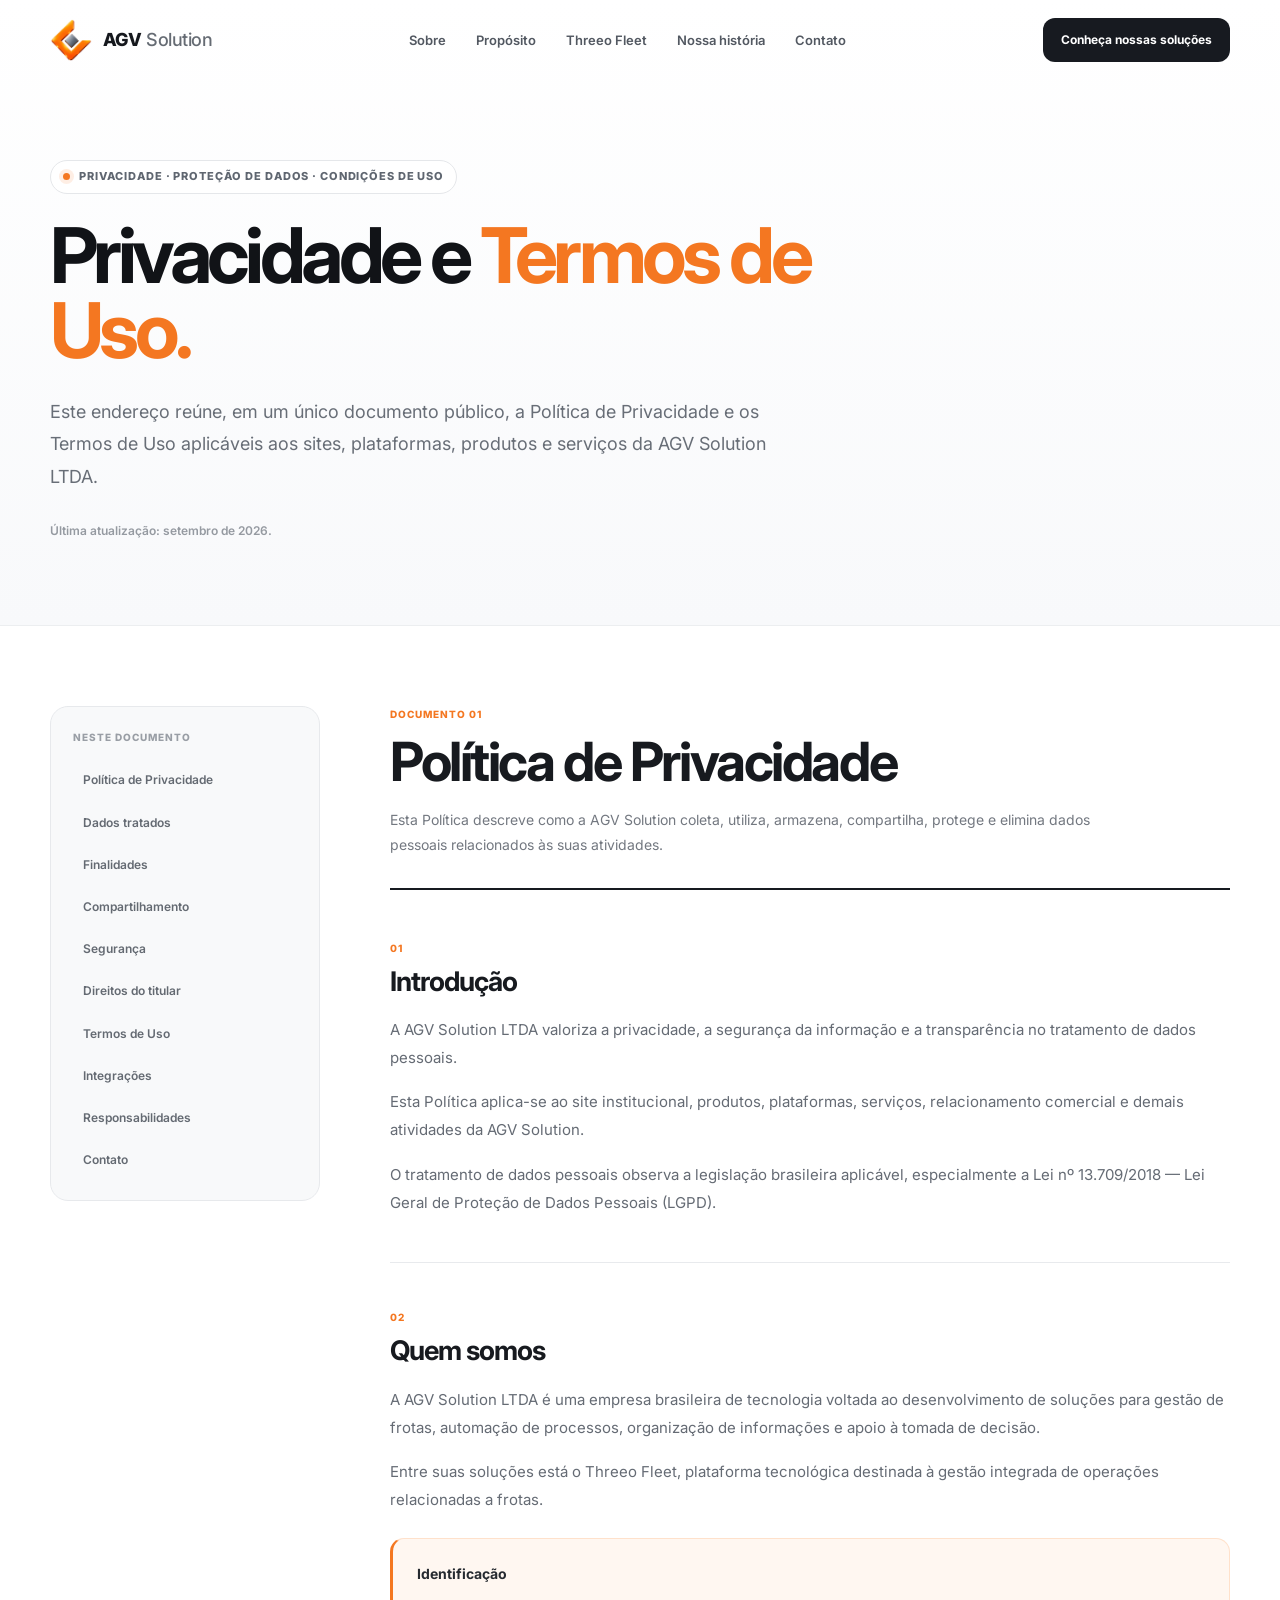
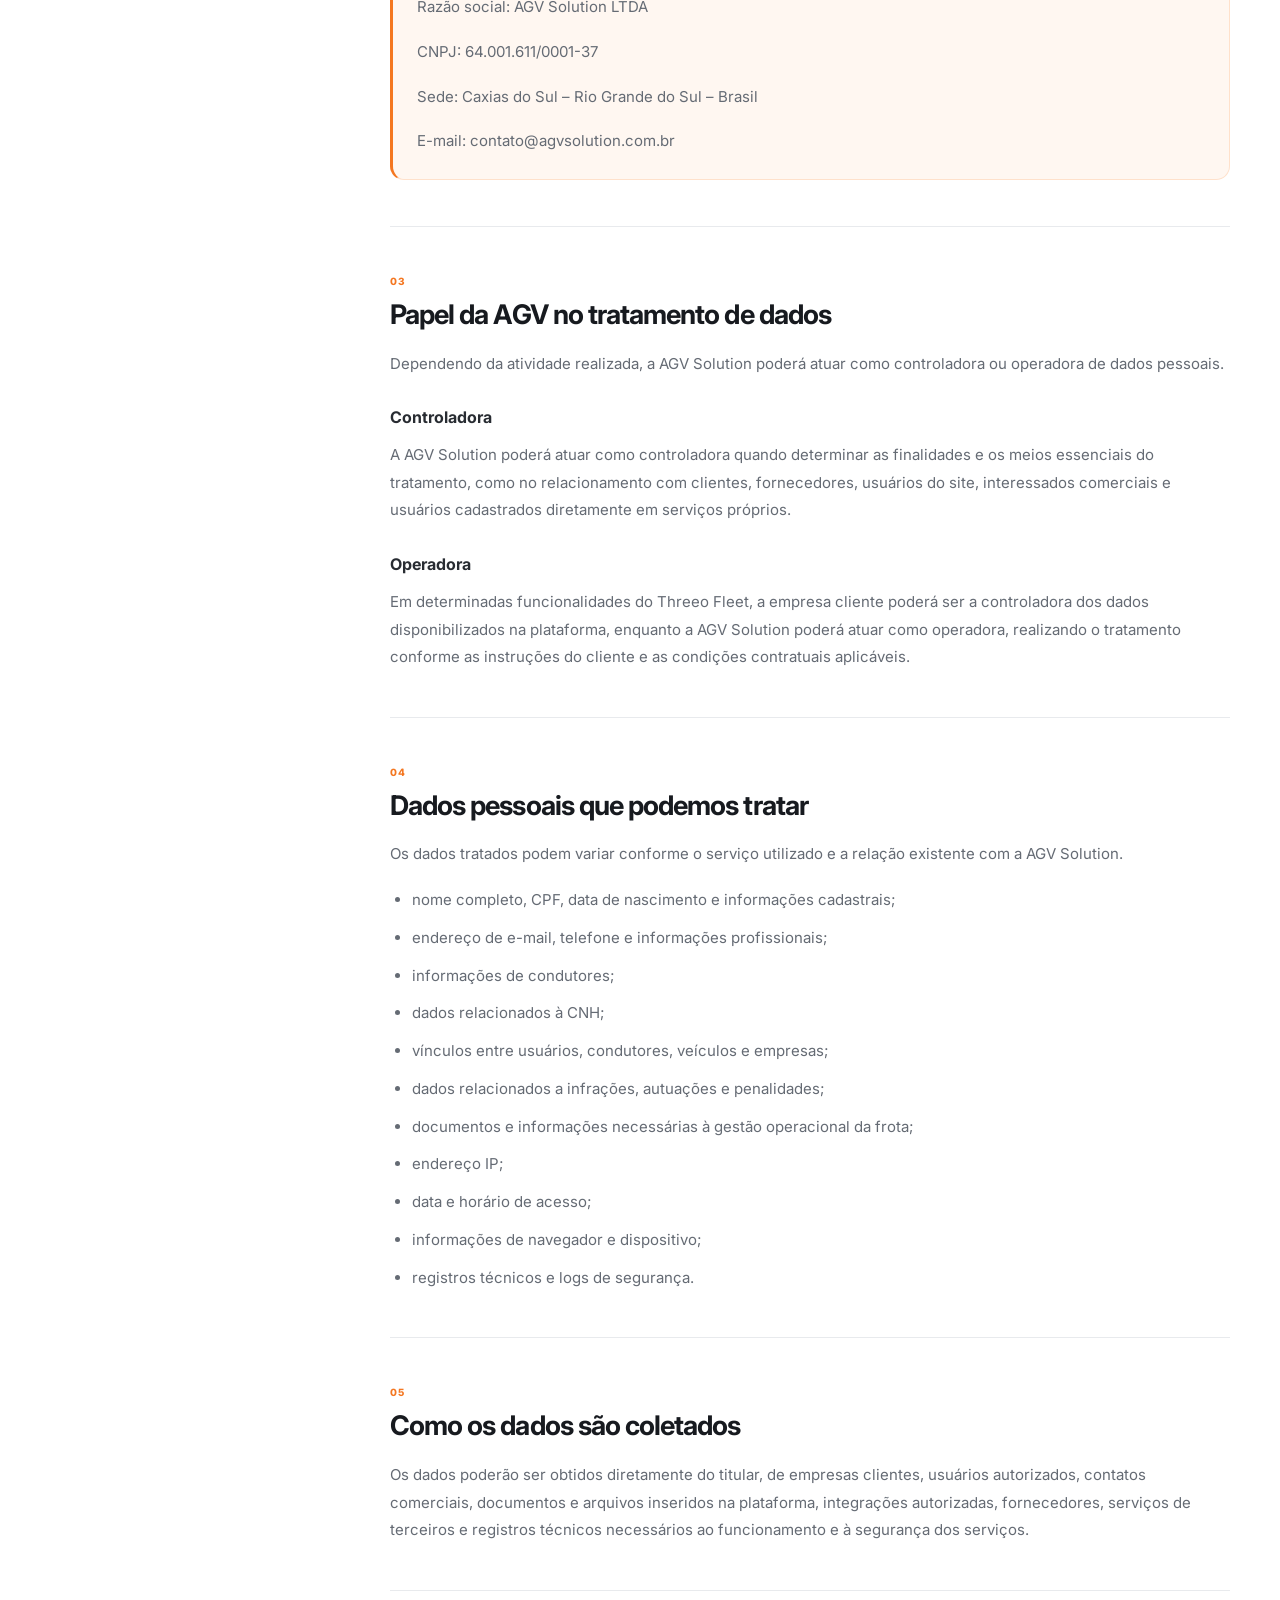
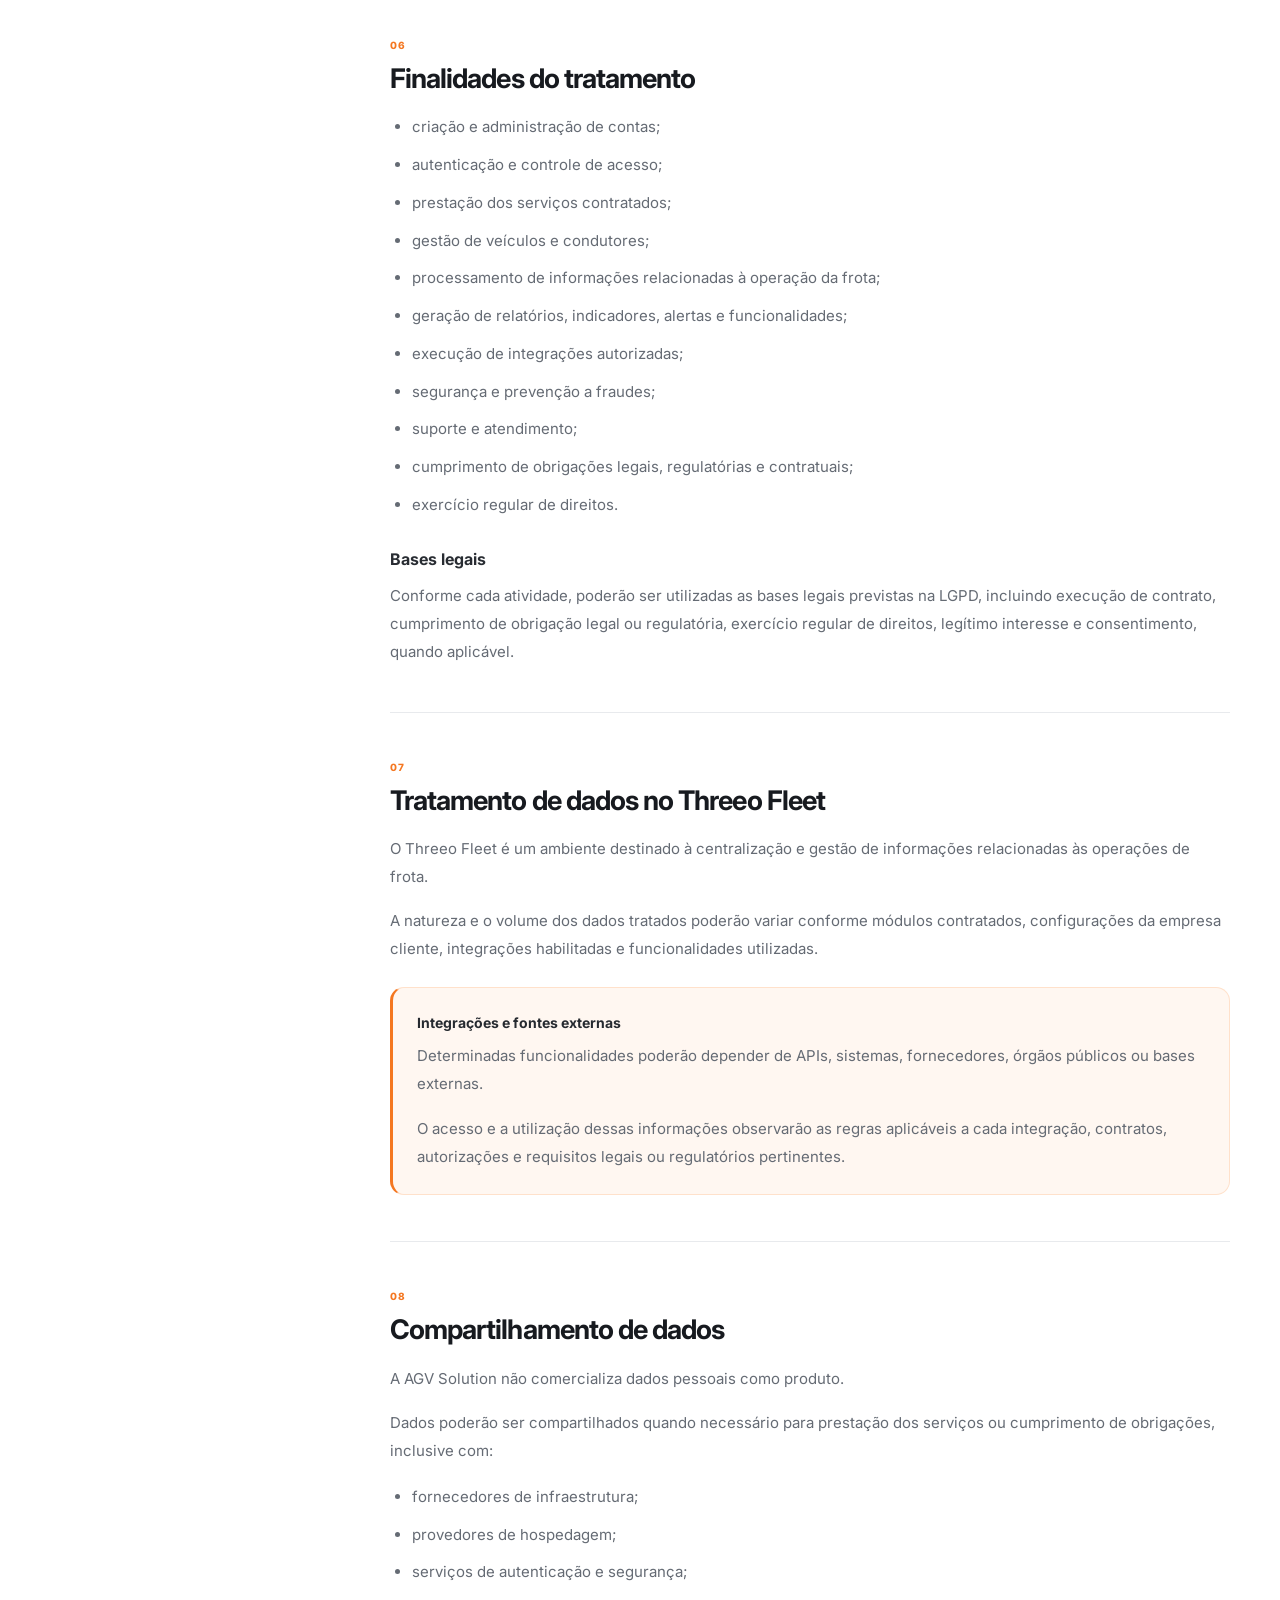
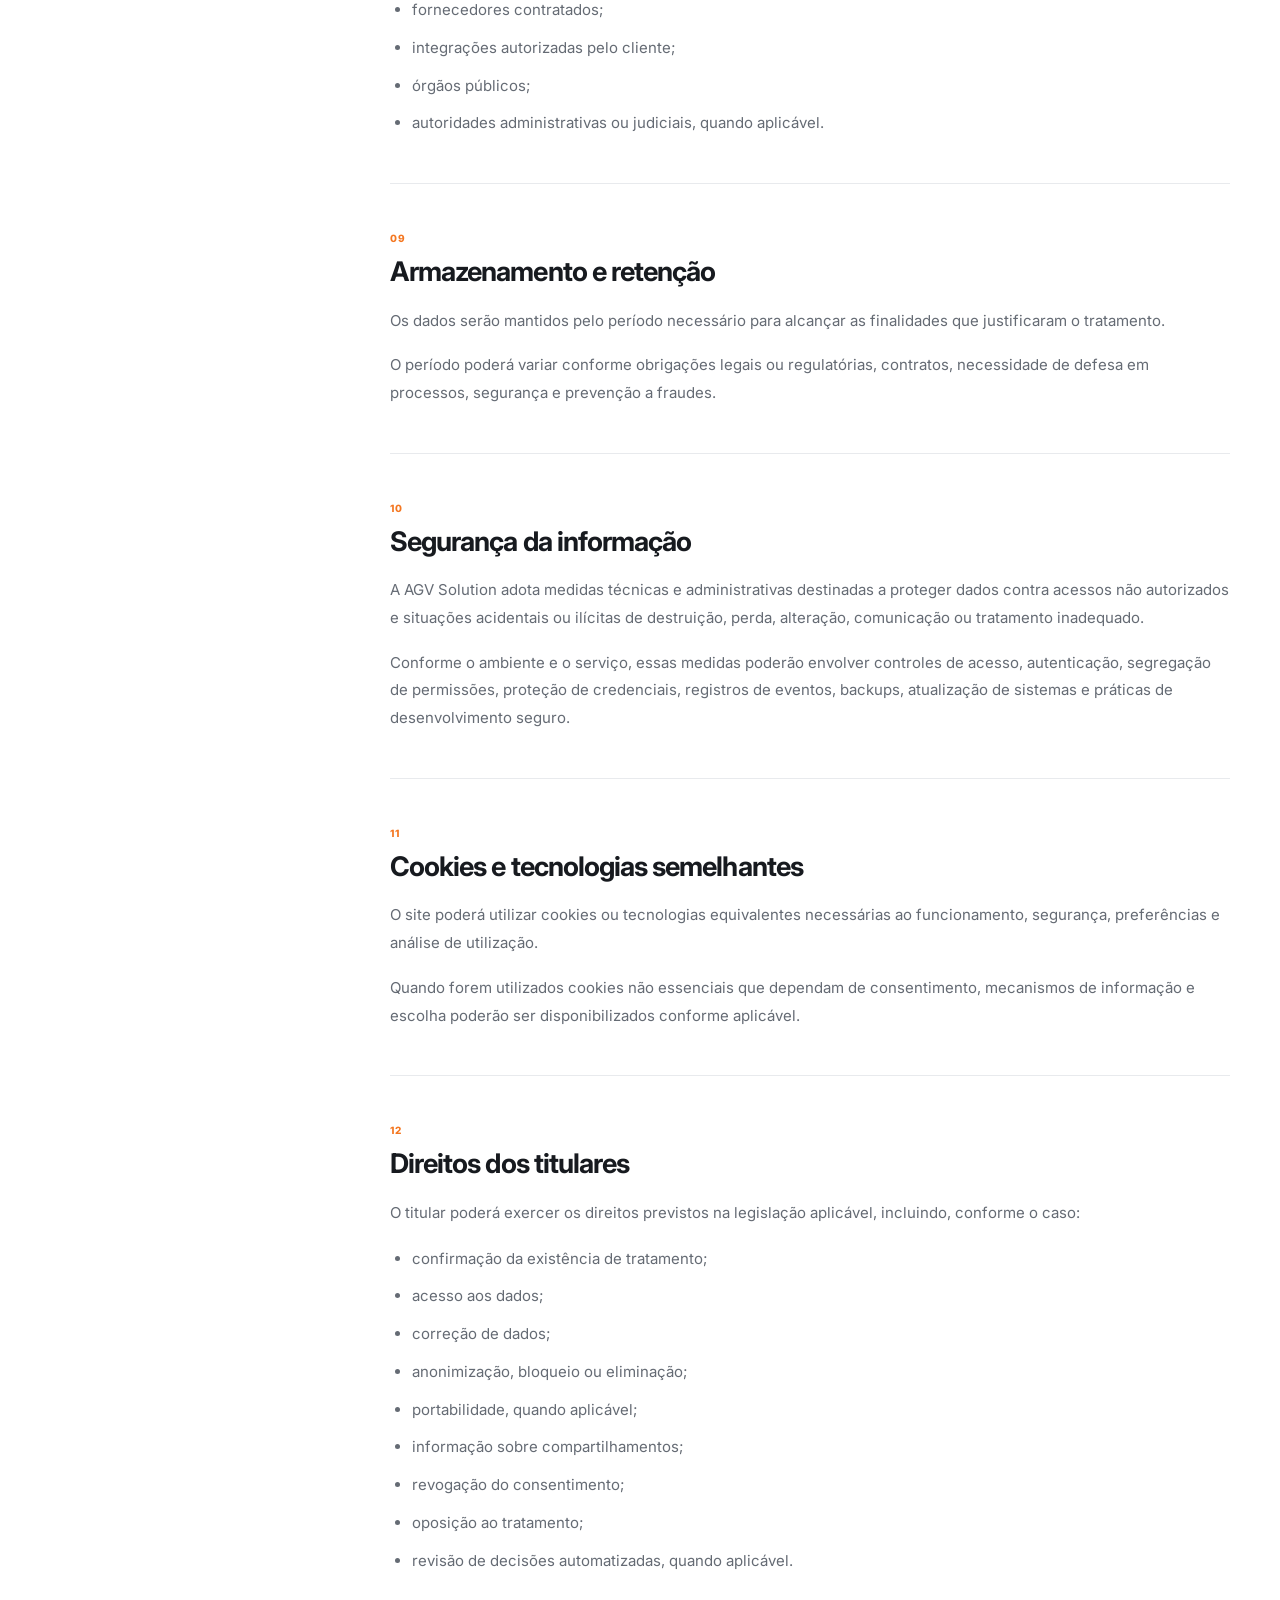
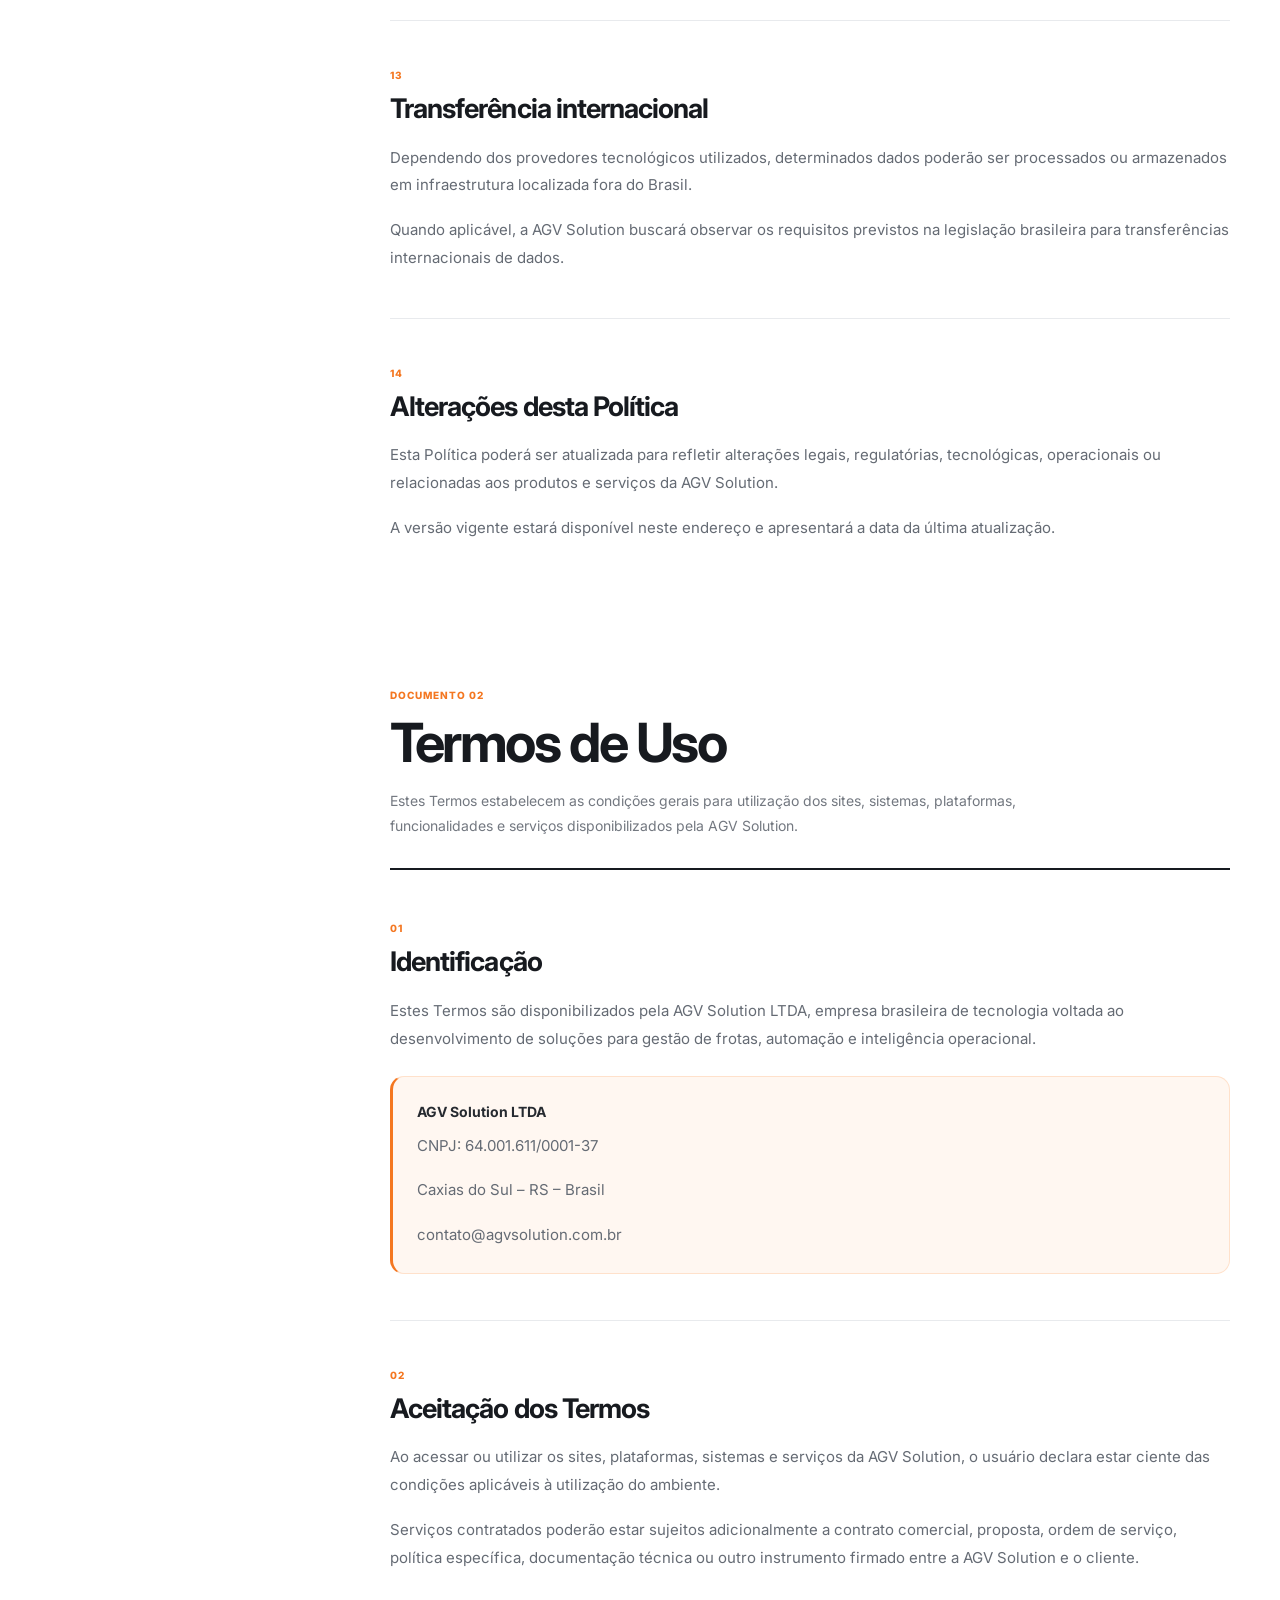
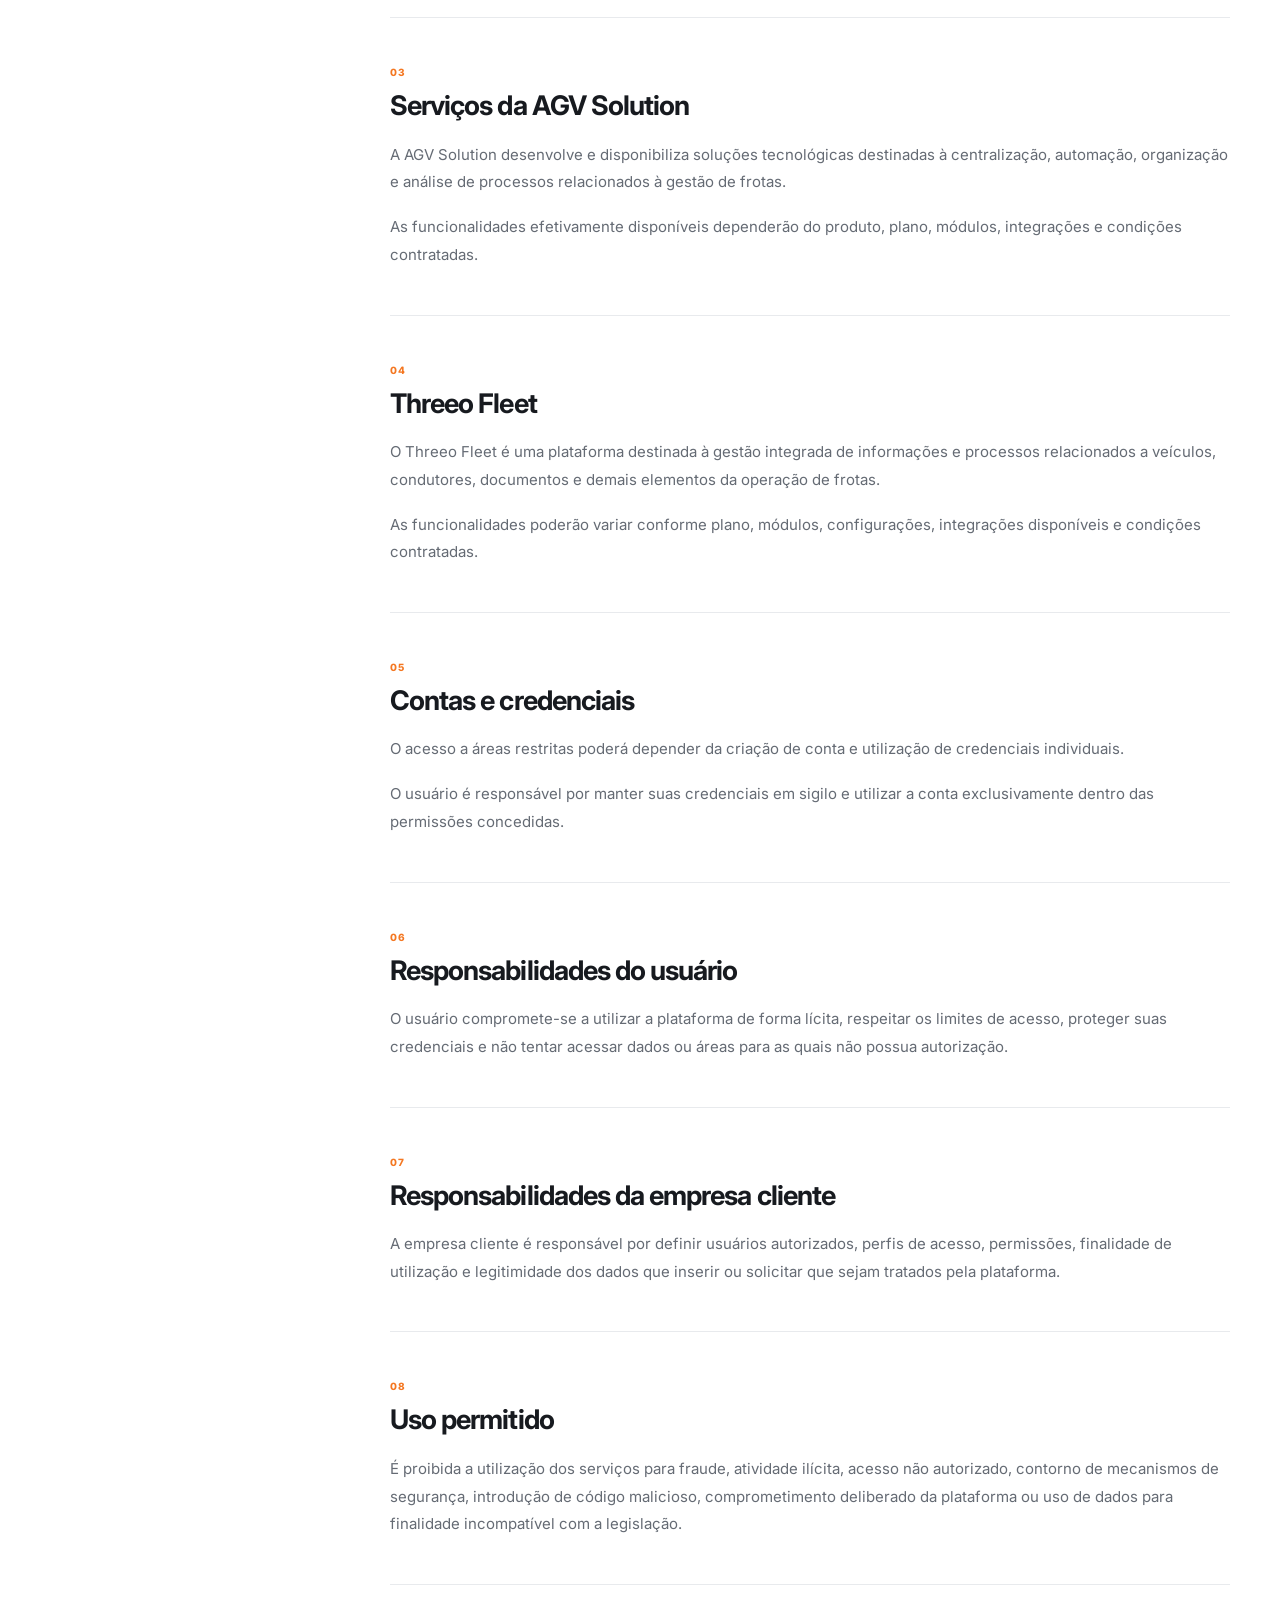
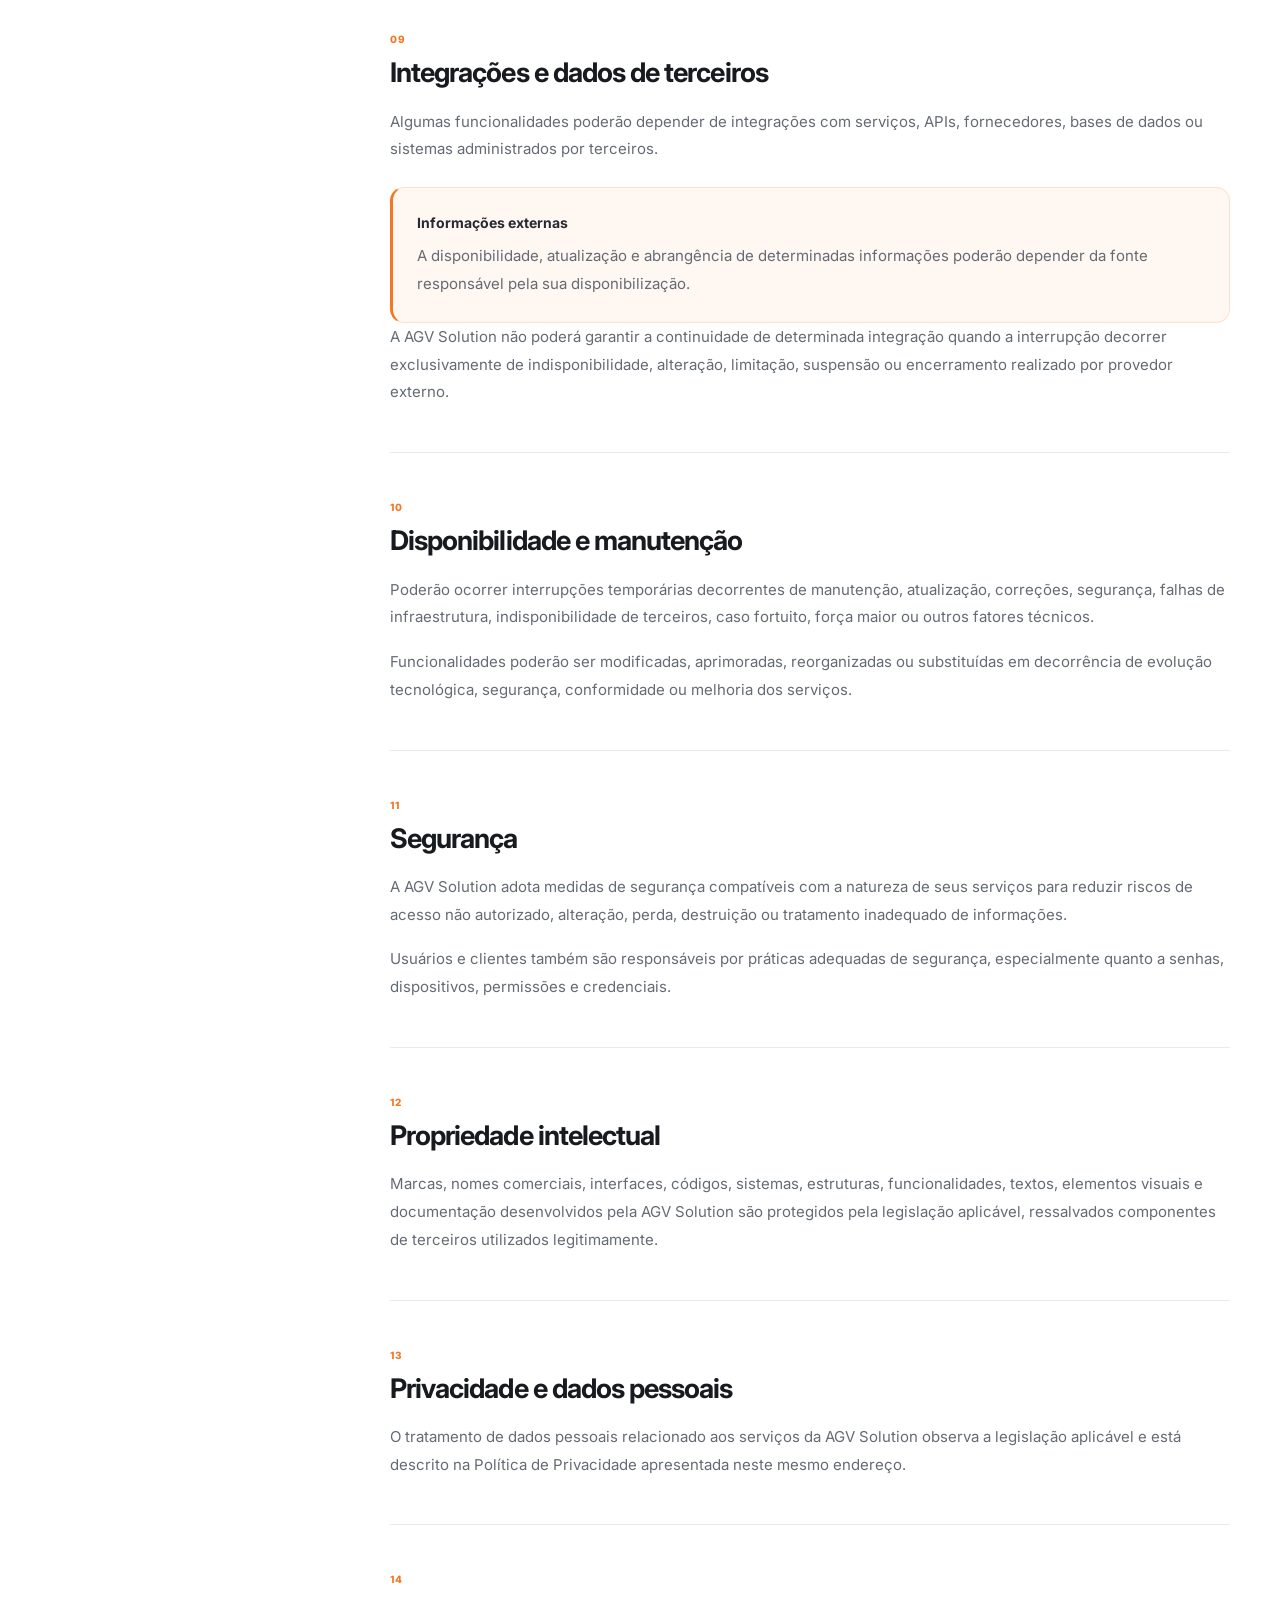
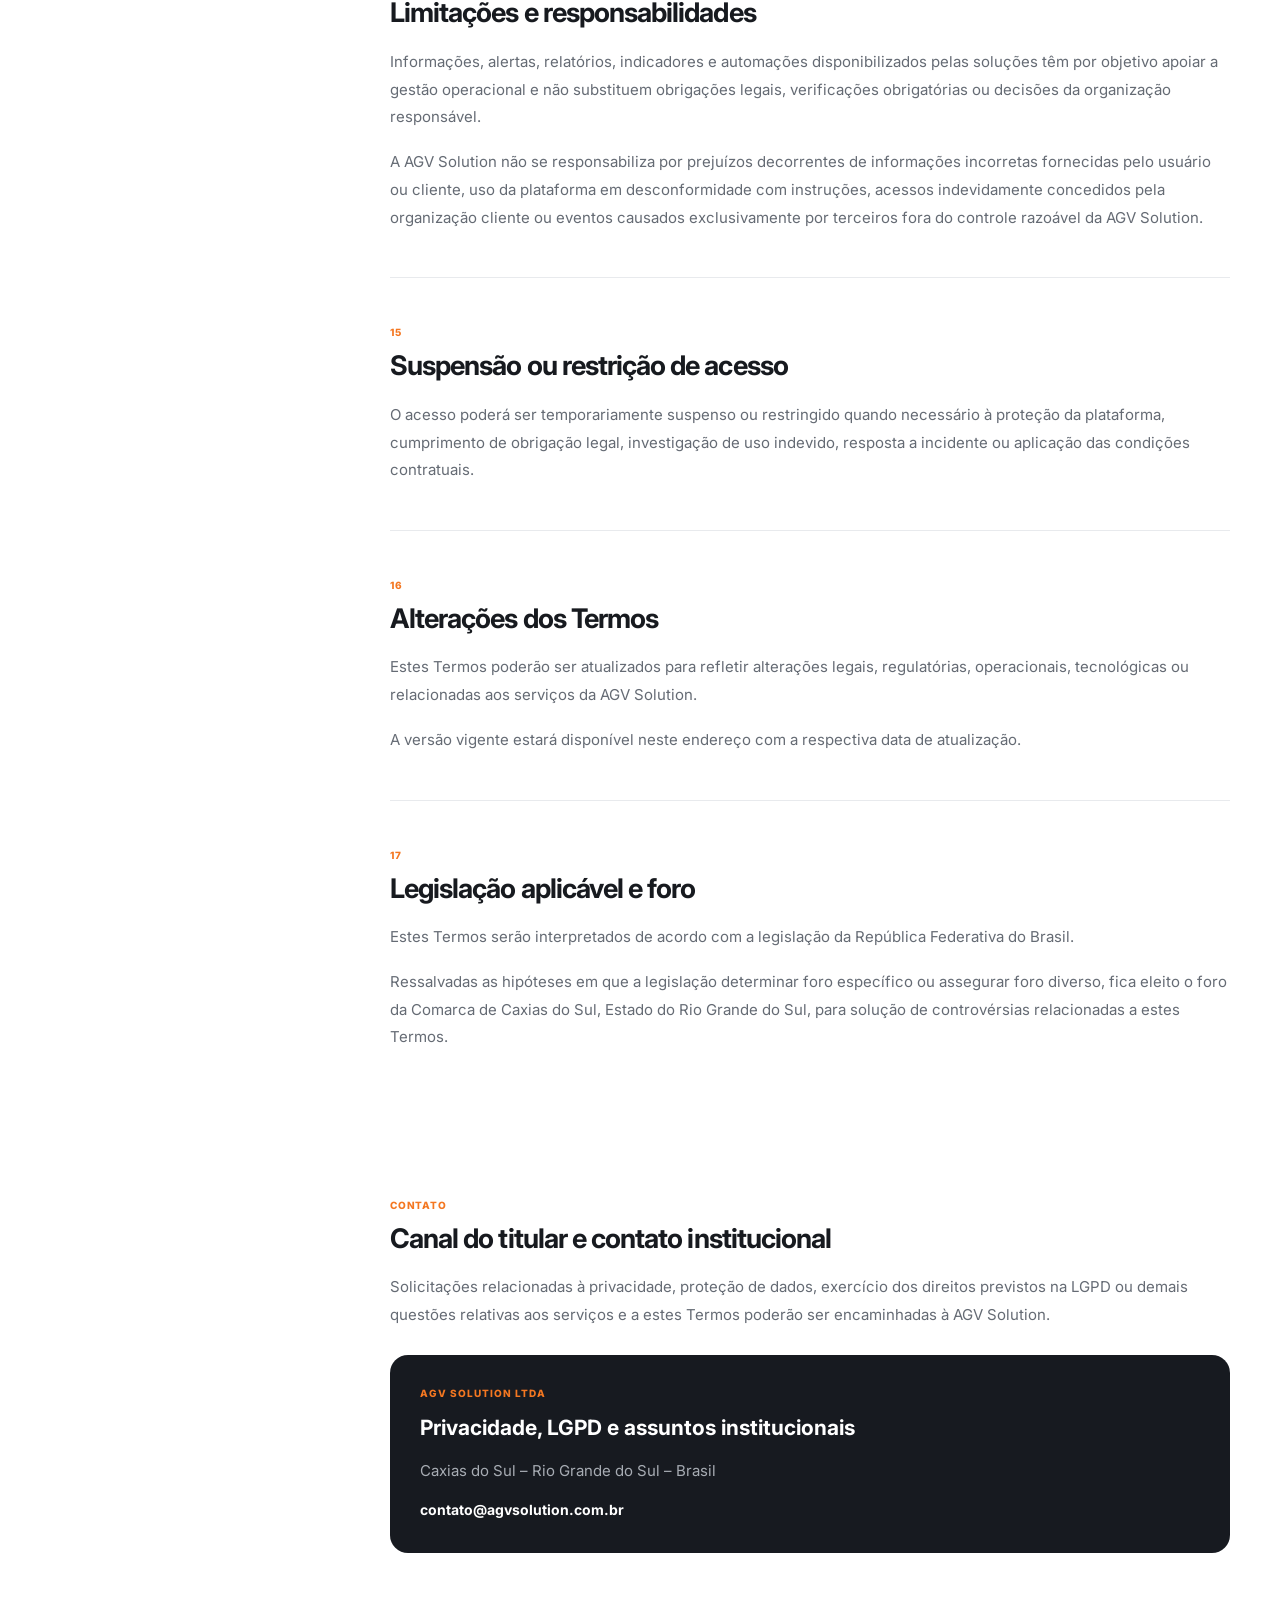
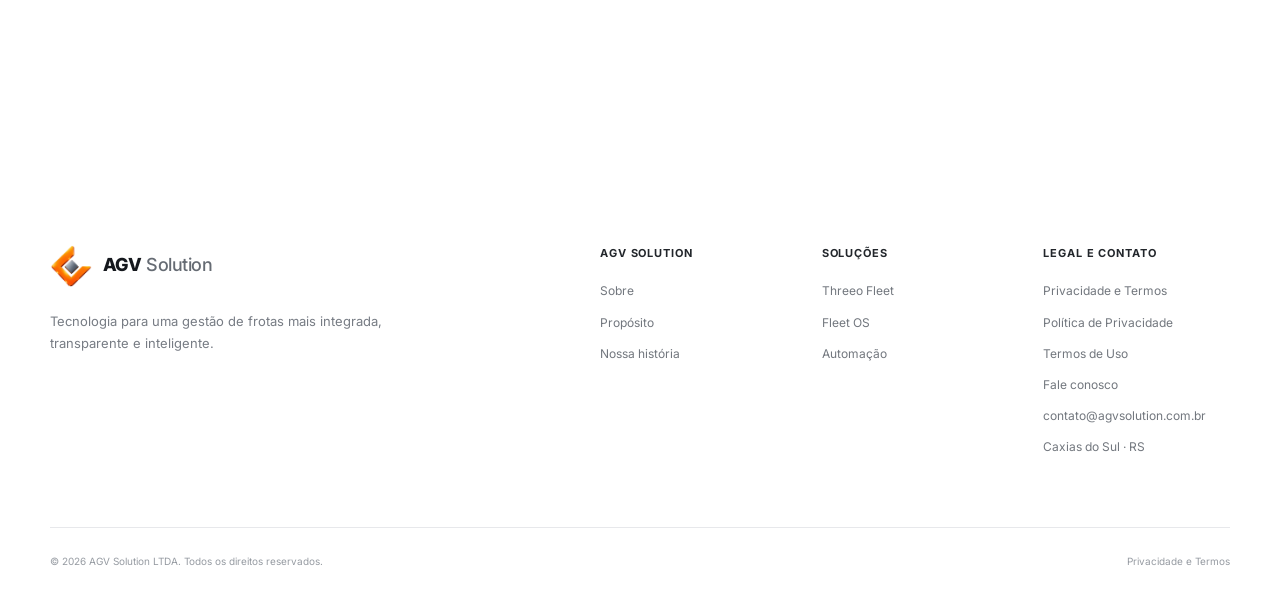
<file: legal.html>
<!DOCTYPE html>
<html lang="pt-BR">

<head>
    <meta charset="UTF-8">

    <meta
        name="viewport"
        content="width=device-width, initial-scale=1.0"
    >

    <meta
        name="description"
        content="Política de Privacidade e Termos de Uso da AGV Solution LTDA."
    >

    <meta
        name="author"
        content="AGV Solution LTDA"
    >

    <meta
        name="theme-color"
        content="#f47721"
    >

    <title>
        Privacidade e Termos de Uso | AGV Solution
    </title>


    <!-- =====================================================
         FAVICONS
    ====================================================== -->

    <link
        rel="icon"
        type="image/png"
        sizes="32x32"
        href="./assets/icons/favicon-32x32.png"
    >

    <link
        rel="icon"
        type="image/png"
        sizes="16x16"
        href="./assets/icons/favicon-16x16.png"
    >

    <link
        rel="shortcut icon"
        href="./assets/icons/favicon.ico"
    >

    <link
        rel="apple-touch-icon"
        sizes="180x180"
        href="./assets/icons/apple-touch-icon.png"
    >

    <link
        rel="manifest"
        href="./assets/icons/site.webmanifest"
    >


    <!-- =====================================================
         FONTES
    ====================================================== -->

    <link
        rel="preconnect"
        href="https://fonts.googleapis.com"
    >

    <link
        rel="preconnect"
        href="https://fonts.gstatic.com"
        crossorigin
    >

    <link
        href="https://fonts.googleapis.com/css2?family=Inter:wght@400;500;600;700;800&display=swap"
        rel="stylesheet"
    >


    <!-- =====================================================
         CSS PRINCIPAL
    ====================================================== -->

    <link
        rel="stylesheet"
        href="./css/style.css"
    >


    <!-- =====================================================
         CSS DA PÁGINA
    ====================================================== -->

    <style>

        .legal-hero {
            padding: 160px 0 85px;

            background:
                linear-gradient(
                    180deg,
                    #ffffff 0%,
                    #f8f9fb 100%
                );

            border-bottom: 1px solid #eceef0;
        }

        .legal-hero-content {
            max-width: 900px;
        }

        .legal-badge {
            display: inline-flex;
            align-items: center;
            gap: 9px;

            margin-bottom: 24px;
            padding: 7px 12px;

            color: #5f6670;
            background: #ffffff;

            border: 1px solid #e5e7ea;
            border-radius: 100px;

            font-size: 11px;
            font-weight: 800;
            letter-spacing: 0.08em;
            text-transform: uppercase;
        }

        .legal-badge::before {
            content: "";

            width: 7px;
            height: 7px;

            background: var(--orange);

            border-radius: 50%;

            box-shadow:
                0 0 0 4px rgba(244, 119, 33, 0.12);
        }

        .legal-hero h1 {
            color: var(--black);

            font-size: clamp(48px, 6vw, 78px);
            line-height: 0.98;
            letter-spacing: -0.06em;
        }

        .legal-hero h1 span {
            color: var(--orange);
        }

        .legal-hero-description {
            max-width: 760px;

            margin-top: 28px;

            color: #686e77;

            font-size: 18px;
            line-height: 1.8;
        }

        .legal-update {
            margin-top: 28px;

            color: #959aa1;

            font-size: 12px;
            font-weight: 600;
        }


        /* =====================================================
           LAYOUT
        ====================================================== */

        .legal-page {
            padding: 80px 0 120px;

            background: #ffffff;
        }

        .legal-layout {
            display: grid;
            grid-template-columns: 270px minmax(0, 1fr);
            gap: 70px;

            align-items: start;
        }

        .legal-sidebar {
            position: sticky;
            top: 115px;

            padding: 22px;

            background: #f8f9fa;

            border: 1px solid #e7e9ec;
            border-radius: 18px;
        }

        .legal-sidebar-title {
            display: block;

            margin-bottom: 16px;

            color: #999ea5;

            font-size: 10px;
            font-weight: 800;
            letter-spacing: 0.1em;
            text-transform: uppercase;
        }

        .legal-sidebar nav {
            display: flex;
            flex-direction: column;
            gap: 5px;
        }

        .legal-sidebar a {
            padding: 9px 10px;

            color: #646a72;

            border-radius: 9px;

            font-size: 12px;
            font-weight: 600;

            transition:
                color 0.2s ease,
                background 0.2s ease;
        }

        .legal-sidebar a:hover {
            color: var(--orange);
            background: #ffffff;
        }

        .legal-content {
            max-width: 860px;
        }


        /* =====================================================
           DOCUMENTOS
        ====================================================== */

        .legal-document {
            margin-bottom: 100px;
        }

        .legal-document:last-child {
            margin-bottom: 0;
        }

        .legal-document-header {
            padding-bottom: 30px;
            margin-bottom: 50px;

            border-bottom: 2px solid #171a20;
        }

        .legal-document-label {
            display: block;

            margin-bottom: 12px;

            color: var(--orange);

            font-size: 10px;
            font-weight: 800;
            letter-spacing: 0.1em;
            text-transform: uppercase;
        }

        .legal-document-header h2 {
            color: #171a1f;

            font-size: clamp(36px, 5vw, 54px);
            line-height: 1.05;
            letter-spacing: -0.045em;
        }

        .legal-document-header p {
            max-width: 720px;

            margin-top: 16px;

            color: #737880;

            font-size: 14px;
            line-height: 1.8;
        }

        .legal-section {
            padding-bottom: 46px;
            margin-bottom: 46px;

            border-bottom: 1px solid #e8eaed;
        }

        .legal-section:last-child {
            border-bottom: 0;
        }

        .legal-number {
            display: block;

            margin-bottom: 10px;

            color: var(--orange);

            font-size: 10px;
            font-weight: 800;
            letter-spacing: 0.08em;
        }

        .legal-section h3 {
            margin-bottom: 18px;

            color: #171a1f;

            font-size: 27px;
            line-height: 1.2;
            letter-spacing: -0.035em;
        }

        .legal-section h4 {
            margin-top: 28px;
            margin-bottom: 10px;

            color: #282c32;

            font-size: 16px;
        }

        .legal-section p,
        .legal-section li {
            color: #656b74;

            font-size: 15px;
            line-height: 1.85;
        }

        .legal-section p + p {
            margin-top: 17px;
        }

        .legal-section ul {
            display: flex;
            flex-direction: column;
            gap: 10px;

            margin: 18px 0 0 22px;
        }

        .legal-highlight {
            margin-top: 24px;
            padding: 24px;

            background: #fff7f1;

            border: 1px solid #ffe1cb;
            border-left: 3px solid var(--orange);
            border-radius: 14px;
        }

        .legal-highlight strong {
            display: block;

            margin-bottom: 8px;

            color: #262a30;

            font-size: 14px;
        }


        /* =====================================================
           CONTATO
        ====================================================== */

        .legal-contact {
            margin-top: 26px;
            padding: 30px;

            color: #ffffff;
            background: var(--dark);

            border-radius: 18px;
        }

        .legal-contact span {
            display: block;

            margin-bottom: 10px;

            color: var(--orange);

            font-size: 10px;
            font-weight: 800;
            letter-spacing: 0.1em;
            text-transform: uppercase;
        }

        .legal-contact h4 {
            margin: 0 0 12px;

            color: #ffffff;

            font-size: 21px;
        }

        .legal-contact p {
            color: #a7acb3;
        }

        .legal-contact a {
            display: inline-block;

            margin-top: 15px;

            color: #ffffff;

            font-size: 14px;
            font-weight: 700;
        }

        .legal-contact a:hover {
            color: var(--orange);
        }


        /* =====================================================
           RESPONSIVO
        ====================================================== */

        @media (max-width: 900px) {

            .legal-layout {
                grid-template-columns: 1fr;
                gap: 45px;
            }

            .legal-sidebar {
                position: static;
            }

            .legal-sidebar nav {
                display: grid;
                grid-template-columns: 1fr 1fr;
            }

        }


        @media (max-width: 620px) {

            .legal-hero {
                padding: 125px 0 65px;
            }

            .legal-hero h1 {
                font-size: 46px;
            }

            .legal-page {
                padding-top: 55px;
            }

            .legal-sidebar nav {
                grid-template-columns: 1fr;
            }

            .legal-section h3 {
                font-size: 23px;
            }

        }

    </style>

</head>


<body>


    <!-- =========================================================
         HEADER
    ========================================================== -->

    <header
        class="header scrolled"
        id="header"
    >

        <div class="container header-container">

            <a
                href="./index.html"
                class="brand"
                aria-label="AGV Solution"
            >

                <img
                    src="./assets/icons/android-chrome-192x192.png"
                    alt=""
                    class="brand-symbol-image"
                >

                <div class="brand-text">
                    <strong>AGV</strong>
                    <span>Solution</span>
                </div>

            </a>


            <nav
                class="desktop-nav"
                aria-label="Navegação principal"
            >

                <a href="./index.html#sobre">
                    Sobre
                </a>

                <a href="./index.html#proposito">
                    Propósito
                </a>

                <a href="./solucoes.html">
                    Threeo Fleet
                </a>

                <a href="./index.html#historia">
                    Nossa história
                </a>

                <a href="./contato.html">
                    Contato
                </a>

            </nav>


            <div class="header-actions">

                <a
                    href="./solucoes.html"
                    class="btn btn-header"
                >
                    Conheça nossas soluções
                </a>

                <button
                    class="menu-button"
                    id="menuButton"
                    type="button"
                    aria-label="Abrir menu"
                    aria-expanded="false"
                >
                    <span></span>
                    <span></span>
                    <span></span>
                </button>

            </div>

        </div>


        <div
            class="mobile-menu"
            id="mobileMenu"
            aria-hidden="true"
        >

            <a href="./index.html#sobre">
                Sobre
            </a>

            <a href="./index.html#proposito">
                Propósito
            </a>

            <a href="./solucoes.html">
                Threeo Fleet
            </a>

            <a href="./index.html#historia">
                Nossa história
            </a>

            <a href="./contato.html">
                Contato
            </a>

        </div>

    </header>



    <main>


        <!-- =====================================================
             HERO
        ====================================================== -->

        <section class="legal-hero">

            <div class="container">

                <div class="legal-hero-content">

                    <div class="legal-badge">
                        Privacidade · Proteção de dados · Condições de uso
                    </div>

                    <h1>
                        Privacidade e
                        <span>Termos de Uso.</span>
                    </h1>

                    <p class="legal-hero-description">

                        Este endereço reúne, em um único documento público,
                        a Política de Privacidade e os Termos de Uso
                        aplicáveis aos sites, plataformas, produtos e
                        serviços da AGV Solution LTDA.

                    </p>

                    <p class="legal-update">
                        Última atualização: setembro de 2026.
                    </p>

                </div>

            </div>

        </section>



        <!-- =====================================================
             CONTEÚDO
        ====================================================== -->

        <section class="legal-page">

            <div class="container legal-layout">


                <!-- MENU -->

                <aside class="legal-sidebar">

                    <span class="legal-sidebar-title">
                        Neste documento
                    </span>

                    <nav>

                        <a href="#politica">
                            Política de Privacidade
                        </a>

                        <a href="#dados">
                            Dados tratados
                        </a>

                        <a href="#finalidades">
                            Finalidades
                        </a>

                        <a href="#compartilhamento">
                            Compartilhamento
                        </a>

                        <a href="#seguranca">
                            Segurança
                        </a>

                        <a href="#direitos">
                            Direitos do titular
                        </a>

                        <a href="#termos">
                            Termos de Uso
                        </a>

                        <a href="#integracoes">
                            Integrações
                        </a>

                        <a href="#responsabilidade">
                            Responsabilidades
                        </a>

                        <a href="#contato-legal">
                            Contato
                        </a>

                    </nav>

                </aside>



                <div class="legal-content">


                    <!-- =================================================
                         POLÍTICA DE PRIVACIDADE
                    ================================================== -->

                    <article
                        class="legal-document"
                        id="politica"
                    >

                        <div class="legal-document-header">

                            <span class="legal-document-label">
                                Documento 01
                            </span>

                            <h2>
                                Política de Privacidade
                            </h2>

                            <p>

                                Esta Política descreve como a AGV Solution
                                coleta, utiliza, armazena, compartilha,
                                protege e elimina dados pessoais relacionados
                                às suas atividades.

                            </p>

                        </div>



                        <section class="legal-section">

                            <span class="legal-number">
                                01
                            </span>

                            <h3>
                                Introdução
                            </h3>

                            <p>

                                A AGV Solution LTDA valoriza a privacidade,
                                a segurança da informação e a transparência
                                no tratamento de dados pessoais.

                            </p>

                            <p>

                                Esta Política aplica-se ao site institucional,
                                produtos, plataformas, serviços, relacionamento
                                comercial e demais atividades da AGV Solution.

                            </p>

                            <p>

                                O tratamento de dados pessoais observa a
                                legislação brasileira aplicável,
                                especialmente a Lei nº 13.709/2018 —
                                Lei Geral de Proteção de Dados Pessoais
                                (LGPD).

                            </p>

                        </section>



                        <section class="legal-section">

                            <span class="legal-number">
                                02
                            </span>

                            <h3>
                                Quem somos
                            </h3>

                            <p>

                                A AGV Solution LTDA é uma empresa brasileira
                                de tecnologia voltada ao desenvolvimento de
                                soluções para gestão de frotas, automação de
                                processos, organização de informações e apoio
                                à tomada de decisão.

                            </p>

                            <p>

                                Entre suas soluções está o Threeo Fleet,
                                plataforma tecnológica destinada à gestão
                                integrada de operações relacionadas a frotas.

                            </p>


                            <div class="legal-highlight">

                                <strong>
                                    Identificação
                                </strong>

                                <p>
                                    Razão social: AGV Solution LTDA
                                </p>

                                <p>
                                    CNPJ: 64.001.611/0001-37
                                </p>

                                <p>
                                    Sede: Caxias do Sul – Rio Grande do Sul – Brasil
                                </p>

                                <p>
                                    E-mail: contato@agvsolution.com.br
                                </p>

                            </div>

                        </section>



                        <section class="legal-section">

                            <span class="legal-number">
                                03
                            </span>

                            <h3>
                                Papel da AGV no tratamento de dados
                            </h3>

                            <p>

                                Dependendo da atividade realizada,
                                a AGV Solution poderá atuar como
                                controladora ou operadora de dados pessoais.

                            </p>


                            <h4>
                                Controladora
                            </h4>

                            <p>

                                A AGV Solution poderá atuar como controladora
                                quando determinar as finalidades e os meios
                                essenciais do tratamento, como no
                                relacionamento com clientes, fornecedores,
                                usuários do site, interessados comerciais e
                                usuários cadastrados diretamente em serviços
                                próprios.

                            </p>


                            <h4>
                                Operadora
                            </h4>

                            <p>

                                Em determinadas funcionalidades do
                                Threeo Fleet, a empresa cliente poderá ser
                                a controladora dos dados disponibilizados
                                na plataforma, enquanto a AGV Solution
                                poderá atuar como operadora, realizando o
                                tratamento conforme as instruções do cliente
                                e as condições contratuais aplicáveis.

                            </p>

                        </section>



                        <section
                            class="legal-section"
                            id="dados"
                        >

                            <span class="legal-number">
                                04
                            </span>

                            <h3>
                                Dados pessoais que podemos tratar
                            </h3>

                            <p>

                                Os dados tratados podem variar conforme o
                                serviço utilizado e a relação existente
                                com a AGV Solution.

                            </p>

                            <ul>

                                <li>
                                    nome completo, CPF, data de nascimento
                                    e informações cadastrais;
                                </li>

                                <li>
                                    endereço de e-mail, telefone e
                                    informações profissionais;
                                </li>

                                <li>
                                    informações de condutores;
                                </li>

                                <li>
                                    dados relacionados à CNH;
                                </li>

                                <li>
                                    vínculos entre usuários, condutores,
                                    veículos e empresas;
                                </li>

                                <li>
                                    dados relacionados a infrações,
                                    autuações e penalidades;
                                </li>

                                <li>
                                    documentos e informações necessárias
                                    à gestão operacional da frota;
                                </li>

                                <li>
                                    endereço IP;
                                </li>

                                <li>
                                    data e horário de acesso;
                                </li>

                                <li>
                                    informações de navegador e dispositivo;
                                </li>

                                <li>
                                    registros técnicos e logs de segurança.
                                </li>

                            </ul>

                        </section>



                        <section class="legal-section">

                            <span class="legal-number">
                                05
                            </span>

                            <h3>
                                Como os dados são coletados
                            </h3>

                            <p>

                                Os dados poderão ser obtidos diretamente
                                do titular, de empresas clientes, usuários
                                autorizados, contatos comerciais, documentos
                                e arquivos inseridos na plataforma,
                                integrações autorizadas, fornecedores,
                                serviços de terceiros e registros técnicos
                                necessários ao funcionamento e à segurança
                                dos serviços.

                            </p>

                        </section>



                        <section
                            class="legal-section"
                            id="finalidades"
                        >

                            <span class="legal-number">
                                06
                            </span>

                            <h3>
                                Finalidades do tratamento
                            </h3>

                            <ul>

                                <li>
                                    criação e administração de contas;
                                </li>

                                <li>
                                    autenticação e controle de acesso;
                                </li>

                                <li>
                                    prestação dos serviços contratados;
                                </li>

                                <li>
                                    gestão de veículos e condutores;
                                </li>

                                <li>
                                    processamento de informações relacionadas
                                    à operação da frota;
                                </li>

                                <li>
                                    geração de relatórios, indicadores,
                                    alertas e funcionalidades;
                                </li>

                                <li>
                                    execução de integrações autorizadas;
                                </li>

                                <li>
                                    segurança e prevenção a fraudes;
                                </li>

                                <li>
                                    suporte e atendimento;
                                </li>

                                <li>
                                    cumprimento de obrigações legais,
                                    regulatórias e contratuais;
                                </li>

                                <li>
                                    exercício regular de direitos.
                                </li>

                            </ul>


                            <h4>
                                Bases legais
                            </h4>

                            <p>

                                Conforme cada atividade, poderão ser utilizadas
                                as bases legais previstas na LGPD, incluindo
                                execução de contrato, cumprimento de obrigação
                                legal ou regulatória, exercício regular de
                                direitos, legítimo interesse e consentimento,
                                quando aplicável.

                            </p>

                        </section>



                        <section class="legal-section">

                            <span class="legal-number">
                                07
                            </span>

                            <h3>
                                Tratamento de dados no Threeo Fleet
                            </h3>

                            <p>

                                O Threeo Fleet é um ambiente destinado à
                                centralização e gestão de informações
                                relacionadas às operações de frota.

                            </p>

                            <p>

                                A natureza e o volume dos dados tratados
                                poderão variar conforme módulos contratados,
                                configurações da empresa cliente,
                                integrações habilitadas e funcionalidades
                                utilizadas.

                            </p>


                            <div class="legal-highlight">

                                <strong>
                                    Integrações e fontes externas
                                </strong>

                                <p>

                                    Determinadas funcionalidades poderão
                                    depender de APIs, sistemas, fornecedores,
                                    órgãos públicos ou bases externas.

                                </p>

                                <p>

                                    O acesso e a utilização dessas informações
                                    observarão as regras aplicáveis a cada
                                    integração, contratos, autorizações e
                                    requisitos legais ou regulatórios
                                    pertinentes.

                                </p>

                            </div>

                        </section>



                        <section
                            class="legal-section"
                            id="compartilhamento"
                        >

                            <span class="legal-number">
                                08
                            </span>

                            <h3>
                                Compartilhamento de dados
                            </h3>

                            <p>

                                A AGV Solution não comercializa dados pessoais
                                como produto.

                            </p>

                            <p>

                                Dados poderão ser compartilhados quando
                                necessário para prestação dos serviços ou
                                cumprimento de obrigações, inclusive com:

                            </p>

                            <ul>

                                <li>
                                    fornecedores de infraestrutura;
                                </li>

                                <li>
                                    provedores de hospedagem;
                                </li>

                                <li>
                                    serviços de autenticação e segurança;
                                </li>

                                <li>
                                    fornecedores contratados;
                                </li>

                                <li>
                                    integrações autorizadas pelo cliente;
                                </li>

                                <li>
                                    órgãos públicos;
                                </li>

                                <li>
                                    autoridades administrativas ou judiciais,
                                    quando aplicável.
                                </li>

                            </ul>

                        </section>



                        <section class="legal-section">

                            <span class="legal-number">
                                09
                            </span>

                            <h3>
                                Armazenamento e retenção
                            </h3>

                            <p>

                                Os dados serão mantidos pelo período necessário
                                para alcançar as finalidades que justificaram
                                o tratamento.

                            </p>

                            <p>

                                O período poderá variar conforme obrigações
                                legais ou regulatórias, contratos,
                                necessidade de defesa em processos,
                                segurança e prevenção a fraudes.

                            </p>

                        </section>



                        <section
                            class="legal-section"
                            id="seguranca"
                        >

                            <span class="legal-number">
                                10
                            </span>

                            <h3>
                                Segurança da informação
                            </h3>

                            <p>

                                A AGV Solution adota medidas técnicas e
                                administrativas destinadas a proteger dados
                                contra acessos não autorizados e situações
                                acidentais ou ilícitas de destruição, perda,
                                alteração, comunicação ou tratamento
                                inadequado.

                            </p>

                            <p>

                                Conforme o ambiente e o serviço, essas medidas
                                poderão envolver controles de acesso,
                                autenticação, segregação de permissões,
                                proteção de credenciais, registros de eventos,
                                backups, atualização de sistemas e práticas
                                de desenvolvimento seguro.

                            </p>

                        </section>



                        <section class="legal-section">

                            <span class="legal-number">
                                11
                            </span>

                            <h3>
                                Cookies e tecnologias semelhantes
                            </h3>

                            <p>

                                O site poderá utilizar cookies ou tecnologias
                                equivalentes necessárias ao funcionamento,
                                segurança, preferências e análise de
                                utilização.

                            </p>

                            <p>

                                Quando forem utilizados cookies não essenciais
                                que dependam de consentimento, mecanismos de
                                informação e escolha poderão ser
                                disponibilizados conforme aplicável.

                            </p>

                        </section>



                        <section
                            class="legal-section"
                            id="direitos"
                        >

                            <span class="legal-number">
                                12
                            </span>

                            <h3>
                                Direitos dos titulares
                            </h3>

                            <p>

                                O titular poderá exercer os direitos previstos
                                na legislação aplicável, incluindo, conforme
                                o caso:

                            </p>

                            <ul>

                                <li>
                                    confirmação da existência de tratamento;
                                </li>

                                <li>
                                    acesso aos dados;
                                </li>

                                <li>
                                    correção de dados;
                                </li>

                                <li>
                                    anonimização, bloqueio ou eliminação;
                                </li>

                                <li>
                                    portabilidade, quando aplicável;
                                </li>

                                <li>
                                    informação sobre compartilhamentos;
                                </li>

                                <li>
                                    revogação do consentimento;
                                </li>

                                <li>
                                    oposição ao tratamento;
                                </li>

                                <li>
                                    revisão de decisões automatizadas,
                                    quando aplicável.
                                </li>

                            </ul>

                        </section>



                        <section class="legal-section">

                            <span class="legal-number">
                                13
                            </span>

                            <h3>
                                Transferência internacional
                            </h3>

                            <p>

                                Dependendo dos provedores tecnológicos
                                utilizados, determinados dados poderão ser
                                processados ou armazenados em infraestrutura
                                localizada fora do Brasil.

                            </p>

                            <p>

                                Quando aplicável, a AGV Solution buscará
                                observar os requisitos previstos na legislação
                                brasileira para transferências internacionais
                                de dados.

                            </p>

                        </section>



                        <section class="legal-section">

                            <span class="legal-number">
                                14
                            </span>

                            <h3>
                                Alterações desta Política
                            </h3>

                            <p>

                                Esta Política poderá ser atualizada para
                                refletir alterações legais, regulatórias,
                                tecnológicas, operacionais ou relacionadas
                                aos produtos e serviços da AGV Solution.

                            </p>

                            <p>

                                A versão vigente estará disponível neste
                                endereço e apresentará a data da última
                                atualização.

                            </p>

                        </section>

                    </article>



                    <!-- =================================================
                         TERMOS DE USO
                    ================================================== -->

                    <article
                        class="legal-document"
                        id="termos"
                    >

                        <div class="legal-document-header">

                            <span class="legal-document-label">
                                Documento 02
                            </span>

                            <h2>
                                Termos de Uso
                            </h2>

                            <p>

                                Estes Termos estabelecem as condições gerais
                                para utilização dos sites, sistemas,
                                plataformas, funcionalidades e serviços
                                disponibilizados pela AGV Solution.

                            </p>

                        </div>



                        <section class="legal-section">

                            <span class="legal-number">
                                01
                            </span>

                            <h3>
                                Identificação
                            </h3>

                            <p>

                                Estes Termos são disponibilizados pela
                                AGV Solution LTDA, empresa brasileira de
                                tecnologia voltada ao desenvolvimento de
                                soluções para gestão de frotas, automação
                                e inteligência operacional.

                            </p>


                            <div class="legal-highlight">

                                <strong>
                                    AGV Solution LTDA
                                </strong>

                                <p>
                                    CNPJ: 64.001.611/0001-37
                                </p>

                                <p>
                                    Caxias do Sul – RS – Brasil
                                </p>

                                <p>
                                    contato@agvsolution.com.br
                                </p>

                            </div>

                        </section>



                        <section class="legal-section">

                            <span class="legal-number">
                                02
                            </span>

                            <h3>
                                Aceitação dos Termos
                            </h3>

                            <p>

                                Ao acessar ou utilizar os sites, plataformas,
                                sistemas e serviços da AGV Solution, o usuário
                                declara estar ciente das condições aplicáveis
                                à utilização do ambiente.

                            </p>

                            <p>

                                Serviços contratados poderão estar sujeitos
                                adicionalmente a contrato comercial, proposta,
                                ordem de serviço, política específica,
                                documentação técnica ou outro instrumento
                                firmado entre a AGV Solution e o cliente.

                            </p>

                        </section>



                        <section class="legal-section">

                            <span class="legal-number">
                                03
                            </span>

                            <h3>
                                Serviços da AGV Solution
                            </h3>

                            <p>

                                A AGV Solution desenvolve e disponibiliza
                                soluções tecnológicas destinadas à
                                centralização, automação, organização e análise
                                de processos relacionados à gestão de frotas.

                            </p>

                            <p>

                                As funcionalidades efetivamente disponíveis
                                dependerão do produto, plano, módulos,
                                integrações e condições contratadas.

                            </p>

                        </section>



                        <section class="legal-section">

                            <span class="legal-number">
                                04
                            </span>

                            <h3>
                                Threeo Fleet
                            </h3>

                            <p>

                                O Threeo Fleet é uma plataforma destinada
                                à gestão integrada de informações e processos
                                relacionados a veículos, condutores,
                                documentos e demais elementos da operação
                                de frotas.

                            </p>

                            <p>

                                As funcionalidades poderão variar conforme
                                plano, módulos, configurações, integrações
                                disponíveis e condições contratadas.

                            </p>

                        </section>



                        <section class="legal-section">

                            <span class="legal-number">
                                05
                            </span>

                            <h3>
                                Contas e credenciais
                            </h3>

                            <p>

                                O acesso a áreas restritas poderá depender
                                da criação de conta e utilização de
                                credenciais individuais.

                            </p>

                            <p>

                                O usuário é responsável por manter suas
                                credenciais em sigilo e utilizar a conta
                                exclusivamente dentro das permissões
                                concedidas.

                            </p>

                        </section>



                        <section class="legal-section">

                            <span class="legal-number">
                                06
                            </span>

                            <h3>
                                Responsabilidades do usuário
                            </h3>

                            <p>

                                O usuário compromete-se a utilizar a plataforma
                                de forma lícita, respeitar os limites de acesso,
                                proteger suas credenciais e não tentar acessar
                                dados ou áreas para as quais não possua
                                autorização.

                            </p>

                        </section>



                        <section class="legal-section">

                            <span class="legal-number">
                                07
                            </span>

                            <h3>
                                Responsabilidades da empresa cliente
                            </h3>

                            <p>

                                A empresa cliente é responsável por definir
                                usuários autorizados, perfis de acesso,
                                permissões, finalidade de utilização e
                                legitimidade dos dados que inserir ou solicitar
                                que sejam tratados pela plataforma.

                            </p>

                        </section>



                        <section class="legal-section">

                            <span class="legal-number">
                                08
                            </span>

                            <h3>
                                Uso permitido
                            </h3>

                            <p>

                                É proibida a utilização dos serviços para
                                fraude, atividade ilícita, acesso não
                                autorizado, contorno de mecanismos de
                                segurança, introdução de código malicioso,
                                comprometimento deliberado da plataforma
                                ou uso de dados para finalidade incompatível
                                com a legislação.

                            </p>

                        </section>



                        <section
                            class="legal-section"
                            id="integracoes"
                        >

                            <span class="legal-number">
                                09
                            </span>

                            <h3>
                                Integrações e dados de terceiros
                            </h3>

                            <p>

                                Algumas funcionalidades poderão depender de
                                integrações com serviços, APIs, fornecedores,
                                bases de dados ou sistemas administrados por
                                terceiros.

                            </p>


                            <div class="legal-highlight">

                                <strong>
                                    Informações externas
                                </strong>

                                <p>

                                    A disponibilidade, atualização e abrangência
                                    de determinadas informações poderão depender
                                    da fonte responsável pela sua
                                    disponibilização.

                                </p>

                            </div>

                            <p>

                                A AGV Solution não poderá garantir a
                                continuidade de determinada integração quando
                                a interrupção decorrer exclusivamente de
                                indisponibilidade, alteração, limitação,
                                suspensão ou encerramento realizado por
                                provedor externo.

                            </p>

                        </section>



                        <section class="legal-section">

                            <span class="legal-number">
                                10
                            </span>

                            <h3>
                                Disponibilidade e manutenção
                            </h3>

                            <p>

                                Poderão ocorrer interrupções temporárias
                                decorrentes de manutenção, atualização,
                                correções, segurança, falhas de infraestrutura,
                                indisponibilidade de terceiros, caso fortuito,
                                força maior ou outros fatores técnicos.

                            </p>

                            <p>

                                Funcionalidades poderão ser modificadas,
                                aprimoradas, reorganizadas ou substituídas
                                em decorrência de evolução tecnológica,
                                segurança, conformidade ou melhoria dos
                                serviços.

                            </p>

                        </section>



                        <section class="legal-section">

                            <span class="legal-number">
                                11
                            </span>

                            <h3>
                                Segurança
                            </h3>

                            <p>

                                A AGV Solution adota medidas de segurança
                                compatíveis com a natureza de seus serviços
                                para reduzir riscos de acesso não autorizado,
                                alteração, perda, destruição ou tratamento
                                inadequado de informações.

                            </p>

                            <p>

                                Usuários e clientes também são responsáveis
                                por práticas adequadas de segurança,
                                especialmente quanto a senhas, dispositivos,
                                permissões e credenciais.

                            </p>

                        </section>



                        <section class="legal-section">

                            <span class="legal-number">
                                12
                            </span>

                            <h3>
                                Propriedade intelectual
                            </h3>

                            <p>

                                Marcas, nomes comerciais, interfaces,
                                códigos, sistemas, estruturas,
                                funcionalidades, textos, elementos visuais
                                e documentação desenvolvidos pela
                                AGV Solution são protegidos pela legislação
                                aplicável, ressalvados componentes de
                                terceiros utilizados legitimamente.

                            </p>

                        </section>



                        <section class="legal-section">

                            <span class="legal-number">
                                13
                            </span>

                            <h3>
                                Privacidade e dados pessoais
                            </h3>

                            <p>

                                O tratamento de dados pessoais relacionado
                                aos serviços da AGV Solution observa a
                                legislação aplicável e está descrito na
                                Política de Privacidade apresentada neste
                                mesmo endereço.

                            </p>

                        </section>



                        <section
                            class="legal-section"
                            id="responsabilidade"
                        >

                            <span class="legal-number">
                                14
                            </span>

                            <h3>
                                Limitações e responsabilidades
                            </h3>

                            <p>

                                Informações, alertas, relatórios, indicadores
                                e automações disponibilizados pelas soluções
                                têm por objetivo apoiar a gestão operacional
                                e não substituem obrigações legais,
                                verificações obrigatórias ou decisões
                                da organização responsável.

                            </p>

                            <p>

                                A AGV Solution não se responsabiliza por
                                prejuízos decorrentes de informações
                                incorretas fornecidas pelo usuário ou cliente,
                                uso da plataforma em desconformidade com
                                instruções, acessos indevidamente concedidos
                                pela organização cliente ou eventos causados
                                exclusivamente por terceiros fora do controle
                                razoável da AGV Solution.

                            </p>

                        </section>



                        <section class="legal-section">

                            <span class="legal-number">
                                15
                            </span>

                            <h3>
                                Suspensão ou restrição de acesso
                            </h3>

                            <p>

                                O acesso poderá ser temporariamente suspenso
                                ou restringido quando necessário à proteção
                                da plataforma, cumprimento de obrigação legal,
                                investigação de uso indevido, resposta a
                                incidente ou aplicação das condições
                                contratuais.

                            </p>

                        </section>



                        <section class="legal-section">

                            <span class="legal-number">
                                16
                            </span>

                            <h3>
                                Alterações dos Termos
                            </h3>

                            <p>

                                Estes Termos poderão ser atualizados para
                                refletir alterações legais, regulatórias,
                                operacionais, tecnológicas ou relacionadas
                                aos serviços da AGV Solution.

                            </p>

                            <p>

                                A versão vigente estará disponível neste
                                endereço com a respectiva data de atualização.

                            </p>

                        </section>



                        <section class="legal-section">

                            <span class="legal-number">
                                17
                            </span>

                            <h3>
                                Legislação aplicável e foro
                            </h3>

                            <p>

                                Estes Termos serão interpretados de acordo
                                com a legislação da República Federativa
                                do Brasil.

                            </p>

                            <p>

                                Ressalvadas as hipóteses em que a legislação
                                determinar foro específico ou assegurar foro
                                diverso, fica eleito o foro da Comarca de
                                Caxias do Sul, Estado do Rio Grande do Sul,
                                para solução de controvérsias relacionadas
                                a estes Termos.

                            </p>

                        </section>

                    </article>



                    <!-- =================================================
                         CONTATO / CANAL DO TITULAR
                    ================================================== -->

                    <section
                        class="legal-section"
                        id="contato-legal"
                    >

                        <span class="legal-number">
                            CONTATO
                        </span>

                        <h3>
                            Canal do titular e contato institucional
                        </h3>

                        <p>

                            Solicitações relacionadas à privacidade,
                            proteção de dados, exercício dos direitos
                            previstos na LGPD ou demais questões relativas
                            aos serviços e a estes Termos poderão ser
                            encaminhadas à AGV Solution.

                        </p>


                        <div class="legal-contact">

                            <span>
                                AGV Solution LTDA
                            </span>

                            <h4>
                                Privacidade, LGPD e assuntos institucionais
                            </h4>

                            <p>
                                Caxias do Sul – Rio Grande do Sul – Brasil
                            </p>

                            <a
                                href="mailto:contato@agvsolution.com.br?subject=Privacidade%20%2F%20LGPD"
                            >
                                contato@agvsolution.com.br
                            </a>

                        </div>

                    </section>

                </div>

            </div>

        </section>

    </main>



    <!-- =========================================================
         FOOTER
    ========================================================== -->

    <footer class="footer">

        <div class="container">


            <div class="footer-top">


                <div class="footer-brand">

                    <a
                        href="./index.html"
                        class="brand footer-logo"
                        aria-label="AGV Solution"
                    >

                        <img
                            src="./assets/icons/android-chrome-192x192.png"
                            alt=""
                            class="brand-symbol-image"
                        >

                        <div class="brand-text">
                            <strong>AGV</strong>
                            <span>Solution</span>
                        </div>

                    </a>


                    <p>
                        Tecnologia para uma gestão de frotas mais integrada,
                        transparente e inteligente.
                    </p>

                </div>



                <div class="footer-navigation">


                    <div class="footer-column">

                        <strong>
                            AGV Solution
                        </strong>

                        <a href="./sobre.html">
                            Sobre
                        </a>

                        <a href="./index.html#proposito">
                            Propósito
                        </a>

                        <a href="./index.html#historia">
                            Nossa história
                        </a>

                    </div>


                    <div class="footer-column">

                        <strong>
                            Soluções
                        </strong>

                        <a href="./solucoes.html">
                            Threeo Fleet
                        </a>

                        <a href="./solucoes.html">
                            Fleet OS
                        </a>

                        <a href="./solucoes.html">
                            Automação
                        </a>

                    </div>


                    <div class="footer-column">

                        <strong>
                            Legal e contato
                        </strong>

                        <a href="./legal.html">
                            Privacidade e Termos
                        </a>

                        <a href="./privacidade.html">
                            Política de Privacidade
                        </a>

                        <a href="./termos.html">
                            Termos de Uso
                        </a>

                        <a href="./contato.html">
                            Fale conosco
                        </a>

                        <a href="mailto:contato@agvsolution.com.br">
                            contato@agvsolution.com.br
                        </a>

                        <span>
                            Caxias do Sul · RS
                        </span>

                    </div>

                </div>

            </div>



            <div class="footer-bottom">

                <p>
                    © <span id="currentYear"></span>
                    AGV Solution LTDA. Todos os direitos reservados.
                </p>

                <div class="footer-legal">

                    <a href="./legal.html">
                        Privacidade e Termos
                    </a>

                </div>

            </div>

        </div>

    </footer>


    <script src="./js/main.js"></script>


</body>

</html>
</file>
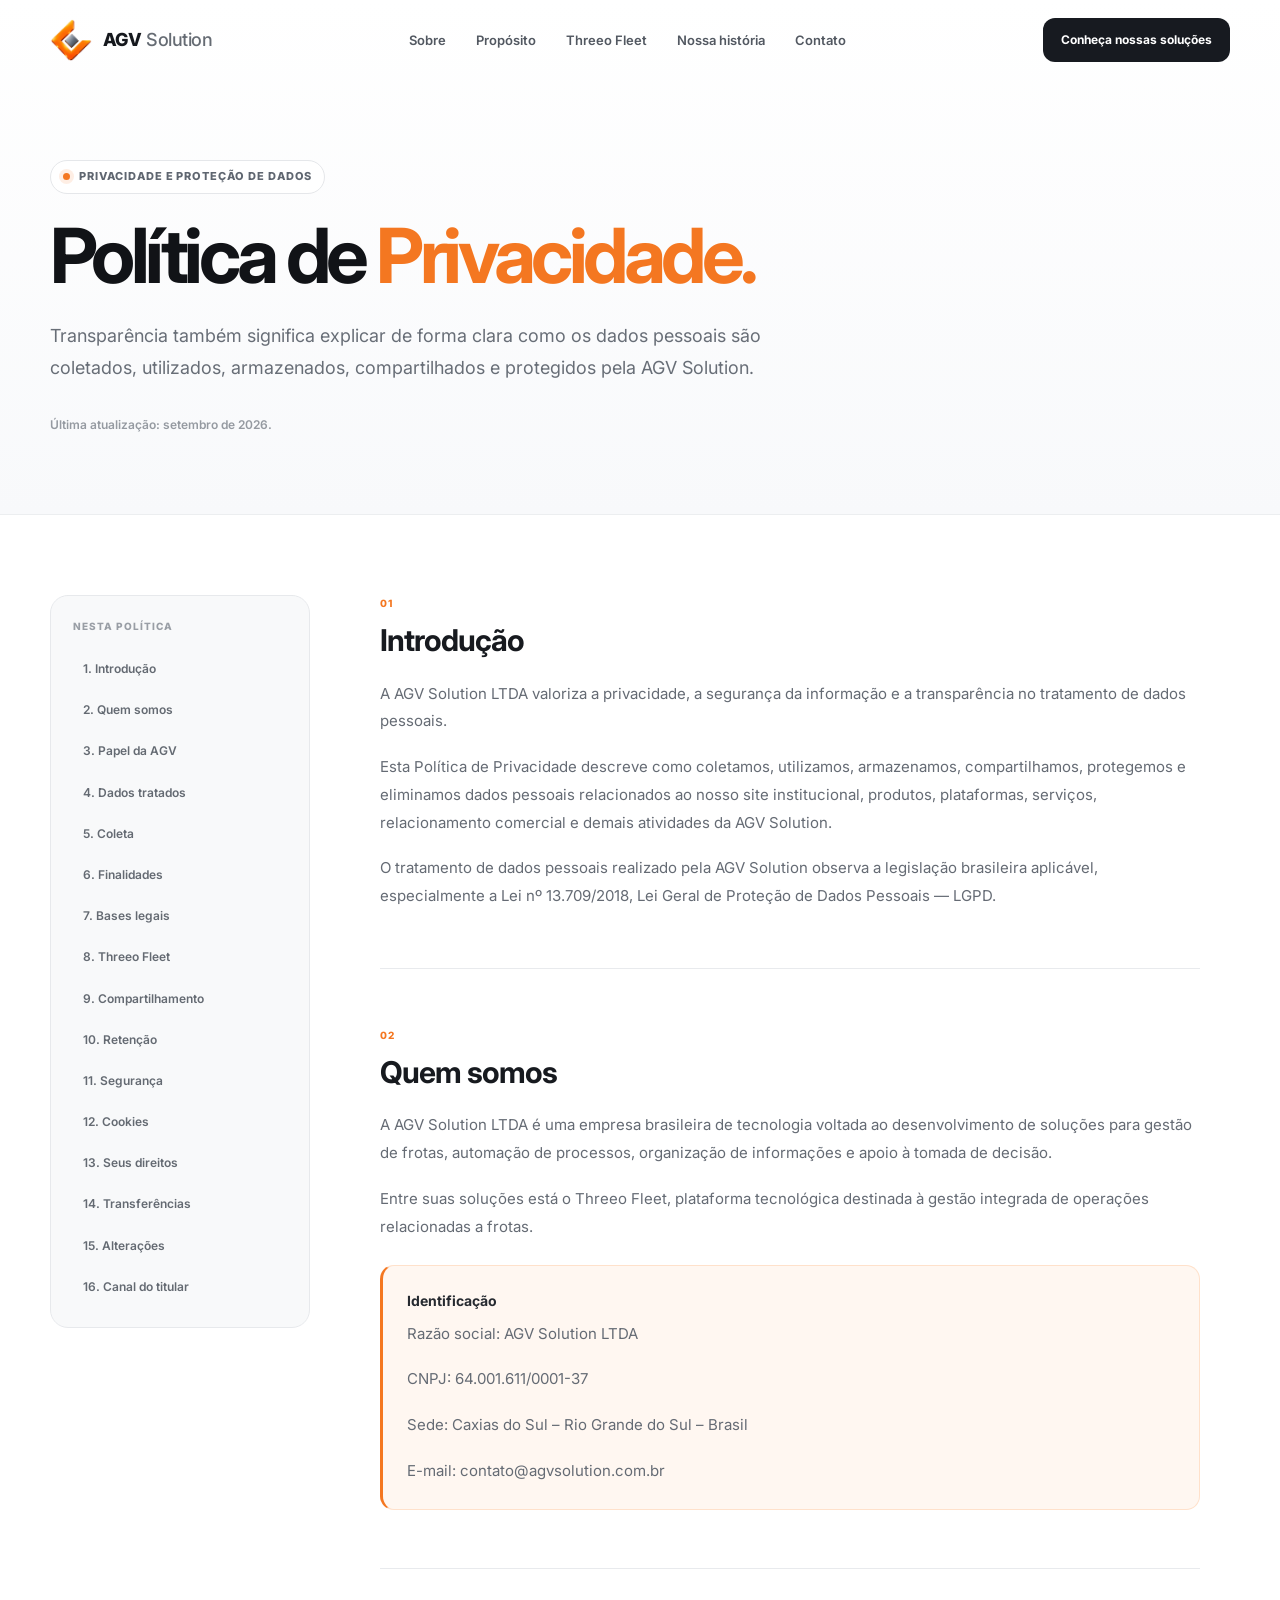
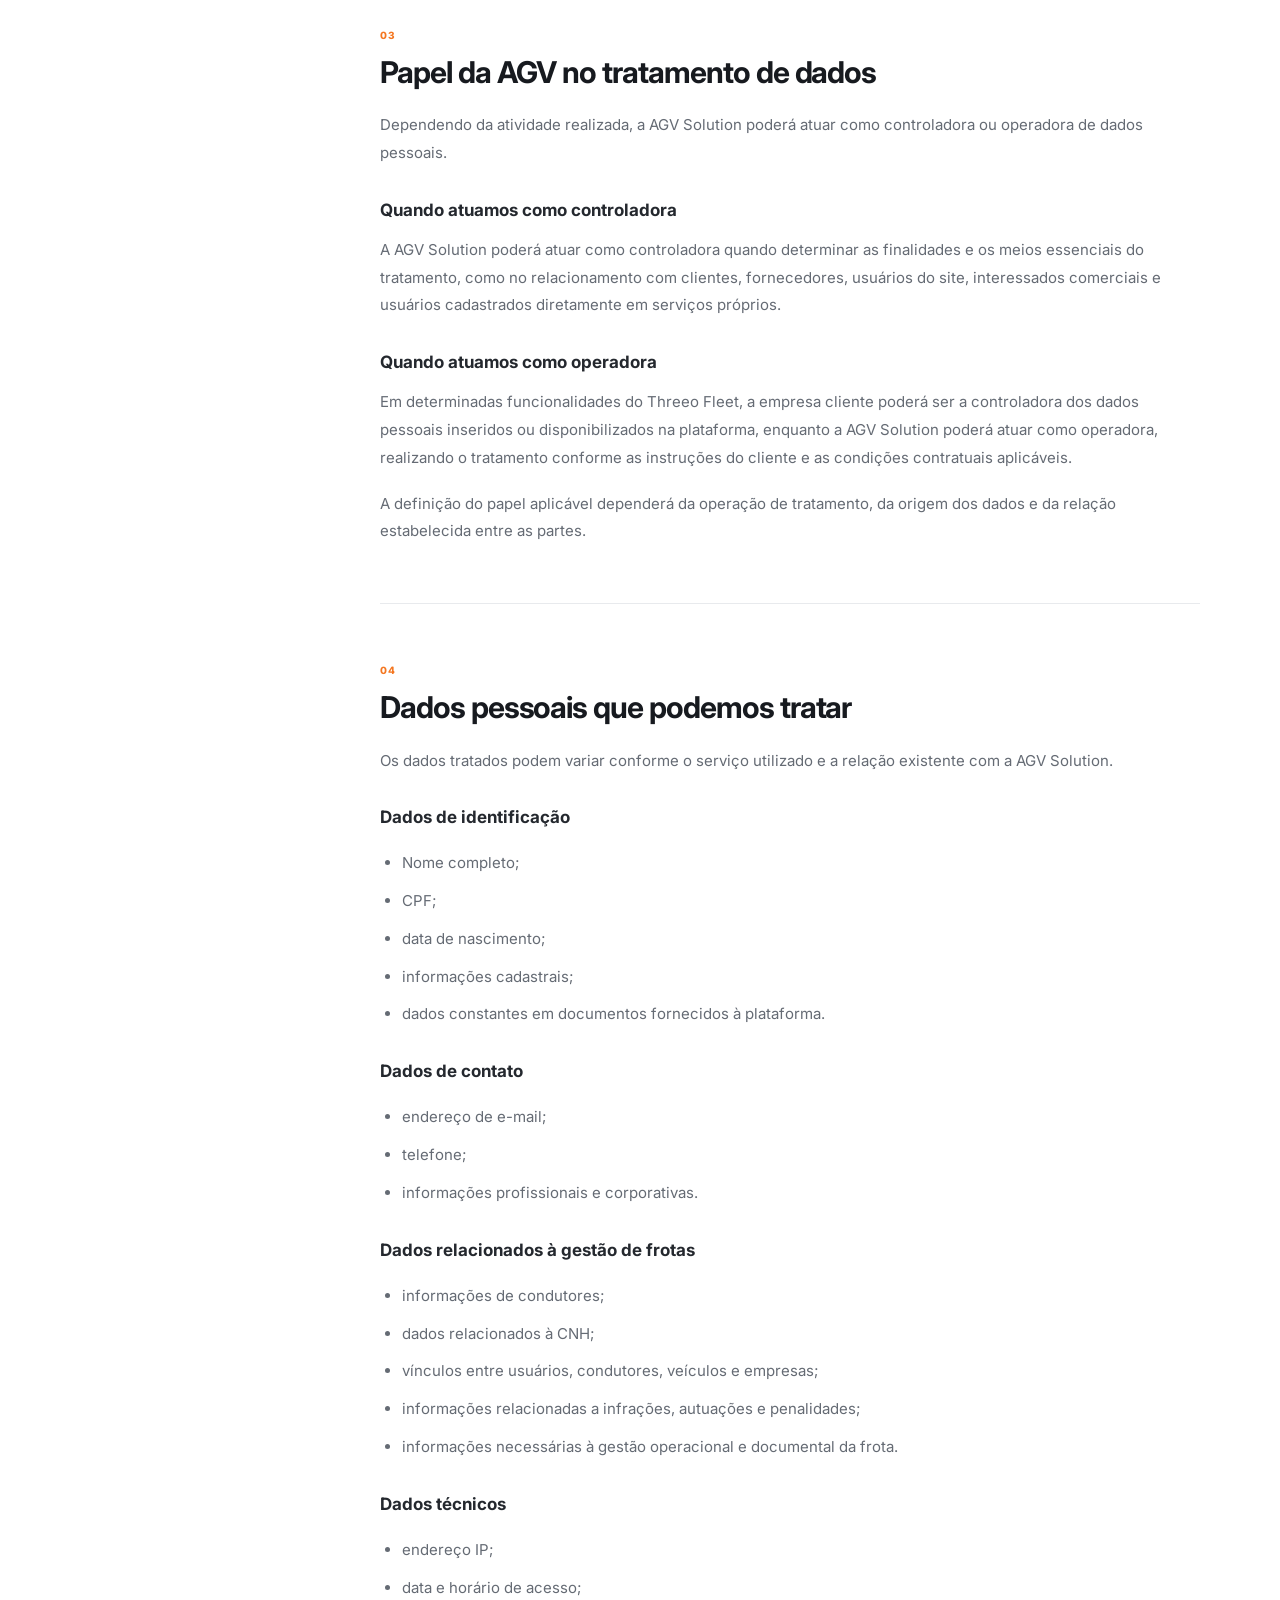
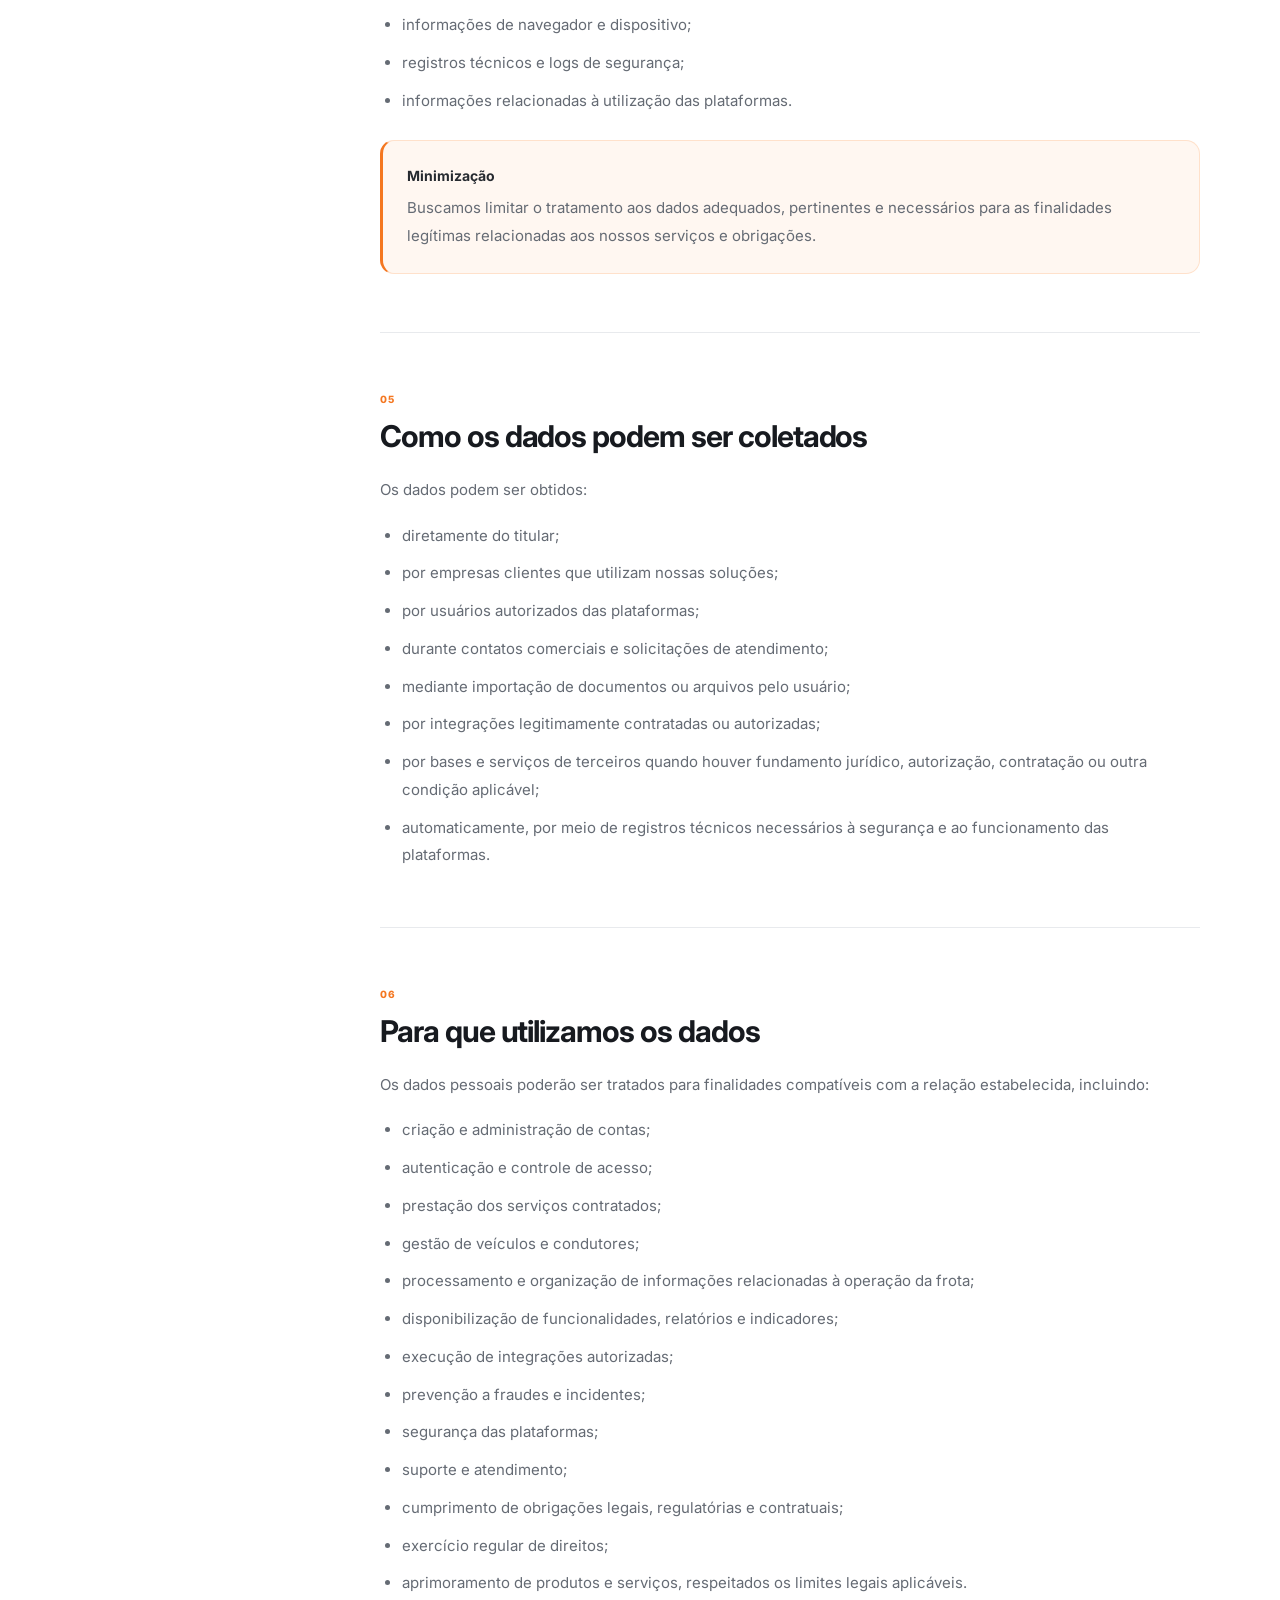
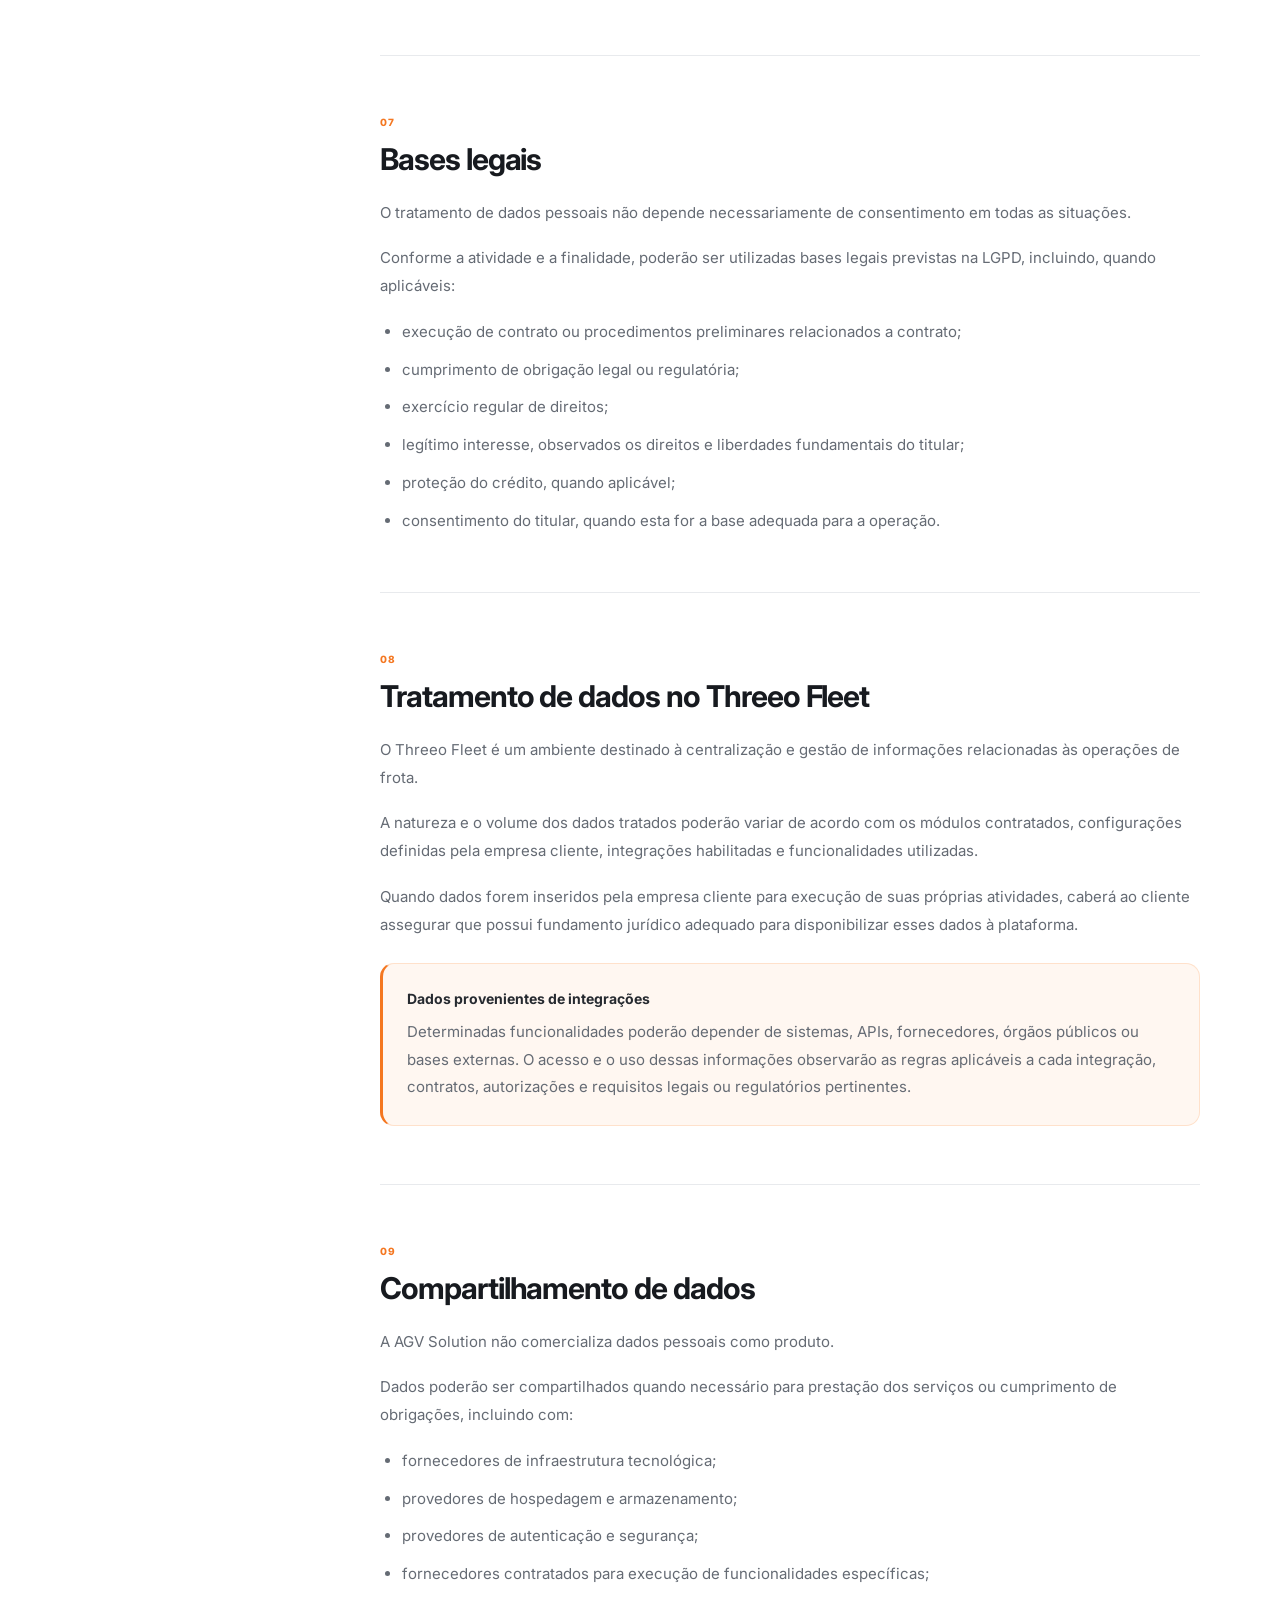
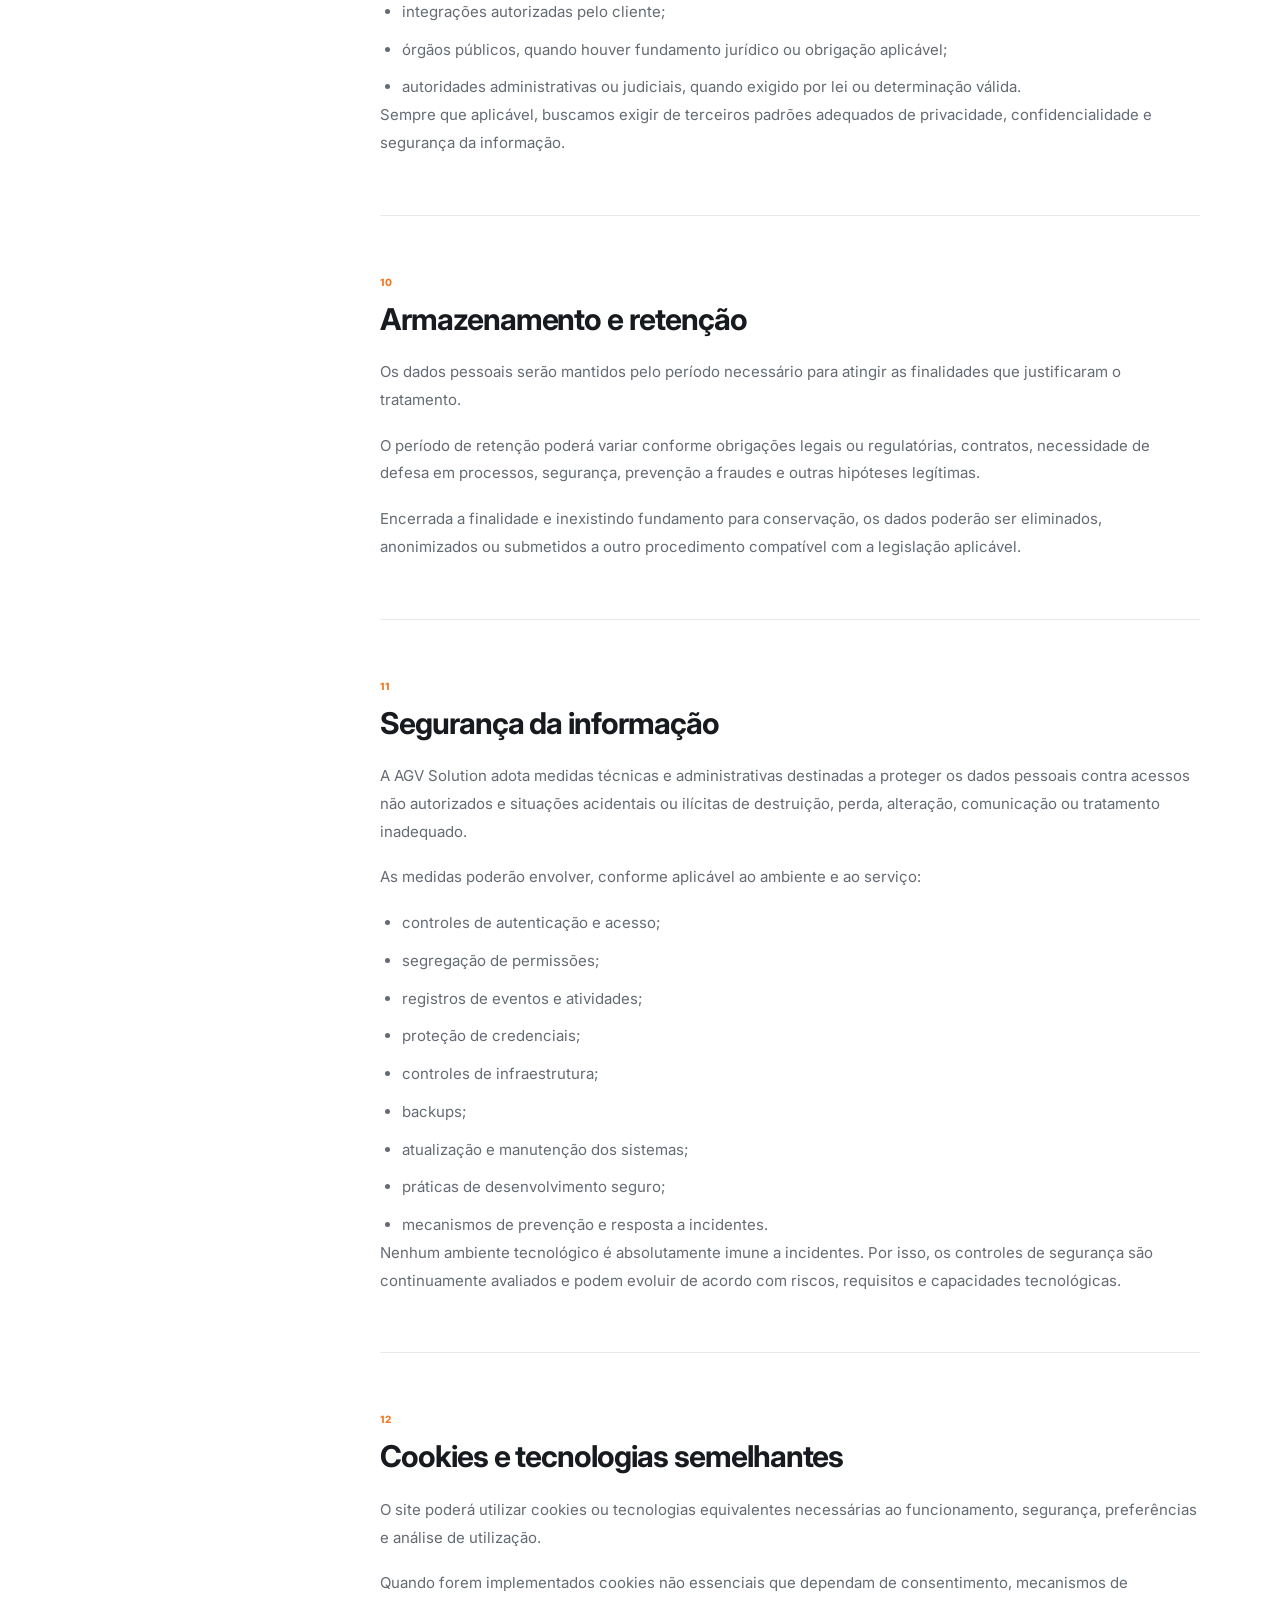
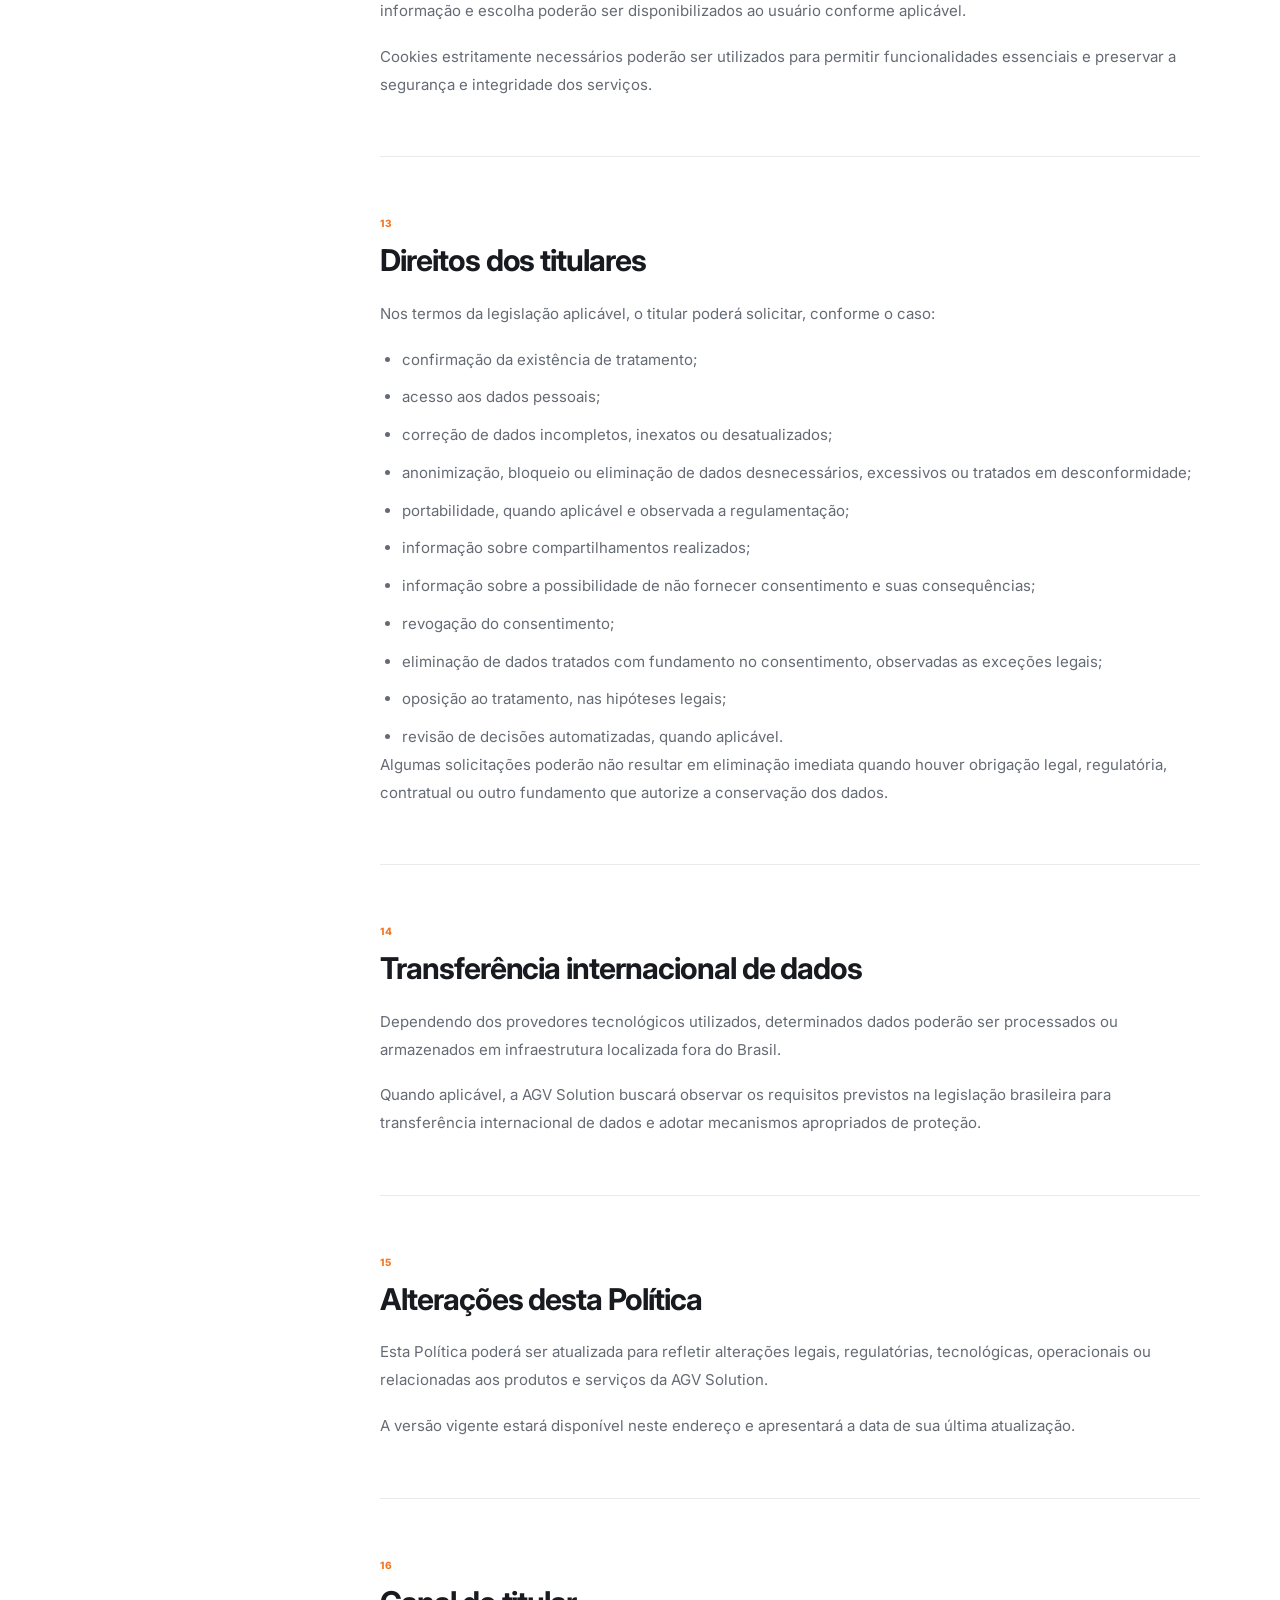
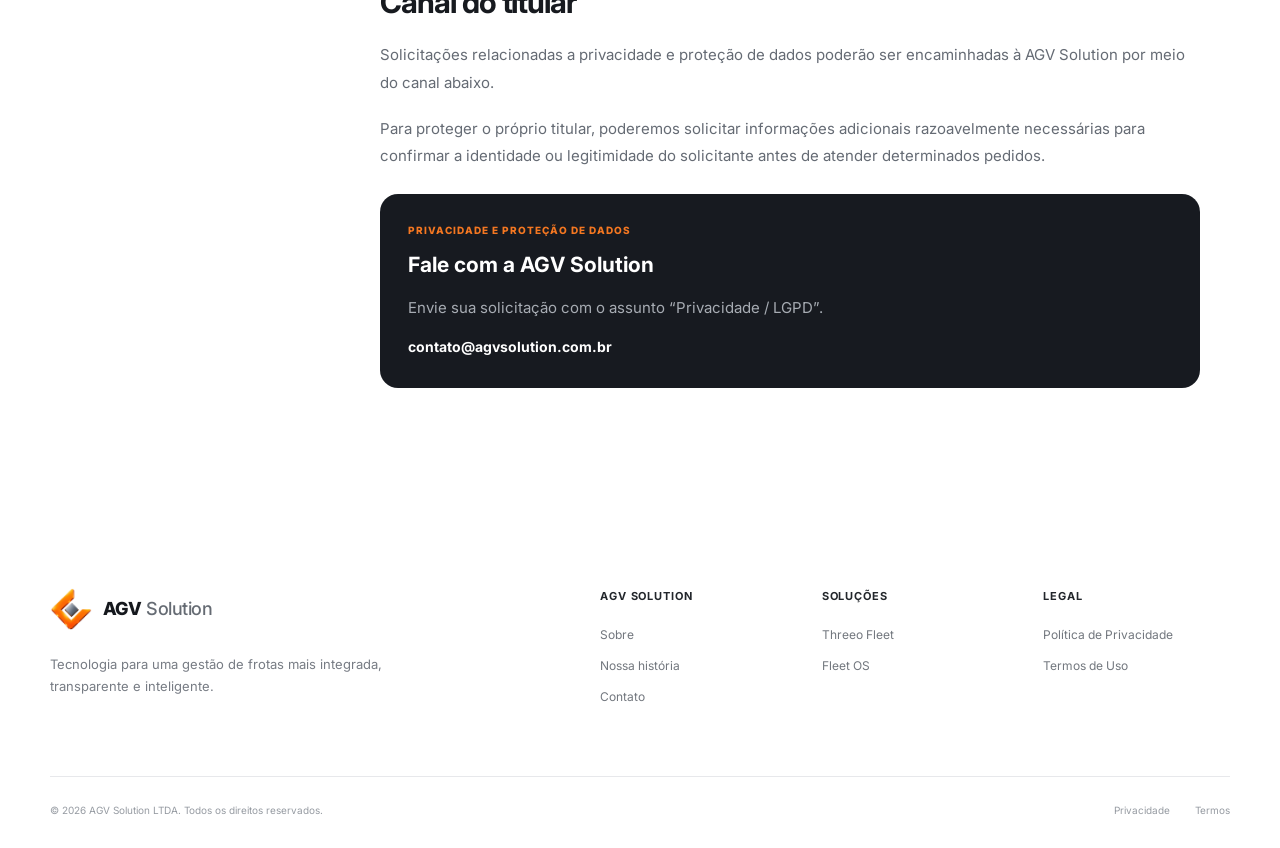
<file: privacidade.html>
<!DOCTYPE html>
<html lang="pt-BR">

<head>
    <meta charset="UTF-8">

    <meta
        name="viewport"
        content="width=device-width, initial-scale=1.0"
    >

    <meta
        name="description"
        content="Política de Privacidade e Proteção de Dados da AGV Solution."
    >

    <meta
        name="author"
        content="AGV Solution LTDA"
    >

    <meta
        name="theme-color"
        content="#f47721"
    >

    <title>
        Política de Privacidade | AGV Solution
    </title>


    <!-- =====================================================
         FAVICONS
    ====================================================== -->

    <link
        rel="icon"
        type="image/png"
        sizes="32x32"
        href="./assets/icons/favicon-32x32.png"
    >

    <link
        rel="icon"
        type="image/png"
        sizes="16x16"
        href="./assets/icons/favicon-16x16.png"
    >

    <link
        rel="shortcut icon"
        href="./assets/icons/favicon.ico"
    >

    <link
        rel="apple-touch-icon"
        href="./assets/icons/apple-touch-icon.png"
    >

    <link
        rel="manifest"
        href="./assets/icons/site.webmanifest"
    >


    <!-- =====================================================
         FONTES
    ====================================================== -->

    <link
        rel="preconnect"
        href="https://fonts.googleapis.com"
    >

    <link
        rel="preconnect"
        href="https://fonts.gstatic.com"
        crossorigin
    >

    <link
        href="https://fonts.googleapis.com/css2?family=Inter:wght@400;500;600;700;800&display=swap"
        rel="stylesheet"
    >


    <!-- =====================================================
         CSS PRINCIPAL
    ====================================================== -->

    <link
        rel="stylesheet"
        href="./css/style.css"
    >


    <!-- =====================================================
         CSS ESPECÍFICO DA PÁGINA
    ====================================================== -->

    <style>

        .legal-hero {
            padding: 160px 0 80px;

            background:
                linear-gradient(
                    180deg,
                    #ffffff 0%,
                    #f8f9fb 100%
                );

            border-bottom: 1px solid #eceef0;
        }

        .legal-hero-content {
            max-width: 840px;
        }

        .legal-badge {
            display: inline-flex;
            align-items: center;
            gap: 9px;

            margin-bottom: 24px;
            padding: 7px 12px;

            color: #5f6670;
            background: #ffffff;

            border: 1px solid #e5e7ea;
            border-radius: 100px;

            font-size: 11px;
            font-weight: 800;
            letter-spacing: 0.08em;
            text-transform: uppercase;
        }

        .legal-badge::before {
            content: "";

            width: 7px;
            height: 7px;

            background: var(--orange);

            border-radius: 50%;

            box-shadow:
                0 0 0 4px rgba(244, 119, 33, 0.12);
        }

        .legal-hero h1 {
            max-width: 820px;

            color: var(--black);

            font-size: clamp(46px, 6vw, 76px);
            line-height: 0.98;
            letter-spacing: -0.06em;
        }

        .legal-hero h1 span {
            color: var(--orange);
        }

        .legal-hero-description {
            max-width: 720px;

            margin-top: 28px;

            color: #686e77;

            font-size: 18px;
            line-height: 1.8;
        }

        .legal-update {
            margin-top: 30px;

            color: #959aa1;

            font-size: 12px;
            font-weight: 600;
        }


        /* =====================================================
           CONTEÚDO
        ====================================================== */

        .legal-page {
            padding: 80px 0 120px;

            background: #ffffff;
        }

        .legal-layout {
            display: grid;
            grid-template-columns: 260px minmax(0, 1fr);
            gap: 70px;

            align-items: start;
        }

        .legal-sidebar {
            position: sticky;
            top: 115px;

            padding: 22px;

            background: #f8f9fa;

            border: 1px solid #e7e9ec;
            border-radius: 18px;
        }

        .legal-sidebar-title {
            display: block;

            margin-bottom: 16px;

            color: #999ea5;

            font-size: 10px;
            font-weight: 800;
            letter-spacing: 0.1em;
            text-transform: uppercase;
        }

        .legal-sidebar nav {
            display: flex;
            flex-direction: column;
            gap: 4px;
        }

        .legal-sidebar a {
            padding: 9px 10px;

            color: #646a72;

            border-radius: 9px;

            font-size: 12px;
            font-weight: 600;

            transition:
                color 0.2s ease,
                background 0.2s ease;
        }

        .legal-sidebar a:hover {
            color: var(--orange);
            background: #ffffff;
        }

        .legal-content {
            max-width: 820px;
        }

        .legal-section {
            padding-bottom: 58px;
            margin-bottom: 58px;

            border-bottom: 1px solid #e8eaed;
        }

        .legal-section:last-child {
            margin-bottom: 0;
            padding-bottom: 0;

            border-bottom: 0;
        }

        .legal-number {
            display: block;

            margin-bottom: 12px;

            color: var(--orange);

            font-size: 10px;
            font-weight: 800;
            letter-spacing: 0.08em;
        }

        .legal-section h2 {
            margin-bottom: 22px;

            color: #171a1f;

            font-size: 30px;
            line-height: 1.15;
            letter-spacing: -0.035em;
        }

        .legal-section h3 {
            margin-top: 30px;
            margin-bottom: 12px;

            color: #24282e;

            font-size: 17px;
        }

        .legal-section p,
        .legal-section li {
            color: #656b74;

            font-size: 15px;
            line-height: 1.85;
        }

        .legal-section p + p {
            margin-top: 18px;
        }

        .legal-section ul {
            display: flex;
            flex-direction: column;
            gap: 10px;

            margin: 18px 0 0 22px;
        }

        .legal-highlight {
            margin-top: 25px;
            padding: 24px;

            background: #fff7f1;

            border: 1px solid #ffe1cb;
            border-left: 3px solid var(--orange);
            border-radius: 14px;
        }

        .legal-highlight strong {
            display: block;

            margin-bottom: 7px;

            color: #262a30;

            font-size: 14px;
        }

        .legal-contact {
            margin-top: 24px;
            padding: 28px;

            color: #ffffff;
            background: var(--dark);

            border-radius: 18px;
        }

        .legal-contact span {
            display: block;

            margin-bottom: 10px;

            color: var(--orange);

            font-size: 10px;
            font-weight: 800;
            letter-spacing: 0.1em;
            text-transform: uppercase;
        }

        .legal-contact h3 {
            margin: 0 0 12px;

            color: #ffffff;

            font-size: 21px;
        }

        .legal-contact p {
            color: #a7acb3;
        }

        .legal-contact a {
            display: inline-block;

            margin-top: 15px;

            color: #ffffff;

            font-size: 14px;
            font-weight: 700;
        }

        .legal-contact a:hover {
            color: var(--orange);
        }


        /* =====================================================
           RESPONSIVO
        ====================================================== */

        @media (max-width: 900px) {

            .legal-layout {
                grid-template-columns: 1fr;
                gap: 45px;
            }

            .legal-sidebar {
                position: static;
            }

            .legal-sidebar nav {
                display: grid;
                grid-template-columns: 1fr 1fr;
            }

        }

        @media (max-width: 620px) {

            .legal-hero {
                padding: 125px 0 65px;
            }

            .legal-hero h1 {
                font-size: 46px;
            }

            .legal-page {
                padding-top: 55px;
            }

            .legal-sidebar nav {
                grid-template-columns: 1fr;
            }

            .legal-section h2 {
                font-size: 26px;
            }

        }

    </style>

</head>


<body>


    <!-- =========================================================
         HEADER
    ========================================================== -->

    <header
        class="header scrolled"
        id="header"
    >

        <div class="container header-container">

            <a
                href="./index.html"
                class="brand"
                aria-label="AGV Solution"
            >

                <img
                    src="./assets/icons/android-chrome-192x192.png"
                    alt=""
                    class="brand-symbol-image"
                >

                <div class="brand-text">
                    <strong>AGV</strong>
                    <span>Solution</span>
                </div>

            </a>


            <nav
                class="desktop-nav"
                aria-label="Navegação principal"
            >

                <a href="./index.html#sobre">
                    Sobre
                </a>

                <a href="./index.html#proposito">
                    Propósito
                </a>

                <a href="./index.html#threeo">
                    Threeo Fleet
                </a>

                <a href="./index.html#historia">
                    Nossa história
                </a>

                <a href="./contato.html">
                    Contato
                </a>

            </nav>


            <div class="header-actions">

                <a
                    href="./solucoes.html"
                    class="btn btn-header"
                >
                    Conheça nossas soluções
                </a>

                <button
                    class="menu-button"
                    id="menuButton"
                    type="button"
                    aria-label="Abrir menu"
                    aria-expanded="false"
                >
                    <span></span>
                    <span></span>
                    <span></span>
                </button>

            </div>

        </div>


        <div
            class="mobile-menu"
            id="mobileMenu"
            aria-hidden="true"
        >

            <a href="./index.html#sobre">
                Sobre
            </a>

            <a href="./index.html#proposito">
                Propósito
            </a>

            <a href="./solucoes.html">
                Threeo Fleet
            </a>

            <a href="./index.html#historia">
                Nossa história
            </a>

            <a href="./contato.html">
                Contato
            </a>

        </div>

    </header>



    <main>


        <!-- =====================================================
             HERO
        ====================================================== -->

        <section class="legal-hero">

            <div class="container">

                <div class="legal-hero-content">

                    <div class="legal-badge">
                        Privacidade e Proteção de Dados
                    </div>

                    <h1>
                        Política de
                        <span>Privacidade.</span>
                    </h1>

                    <p class="legal-hero-description">

                        Transparência também significa explicar de forma clara
                        como os dados pessoais são coletados, utilizados,
                        armazenados, compartilhados e protegidos pela
                        AGV Solution.

                    </p>

                    <p class="legal-update">
                        Última atualização: setembro de 2026.
                    </p>

                </div>

            </div>

        </section>



        <!-- =====================================================
             CONTEÚDO
        ====================================================== -->

        <section class="legal-page">

            <div class="container legal-layout">


                <!-- =================================================
                     MENU LATERAL
                ================================================== -->

                <aside class="legal-sidebar">

                    <span class="legal-sidebar-title">
                        Nesta política
                    </span>

                    <nav>

                        <a href="#introducao">
                            1. Introdução
                        </a>

                        <a href="#identificacao">
                            2. Quem somos
                        </a>

                        <a href="#papel">
                            3. Papel da AGV
                        </a>

                        <a href="#dados">
                            4. Dados tratados
                        </a>

                        <a href="#coleta">
                            5. Coleta
                        </a>

                        <a href="#finalidades">
                            6. Finalidades
                        </a>

                        <a href="#bases">
                            7. Bases legais
                        </a>

                        <a href="#threeo">
                            8. Threeo Fleet
                        </a>

                        <a href="#compartilhamento">
                            9. Compartilhamento
                        </a>

                        <a href="#retencao">
                            10. Retenção
                        </a>

                        <a href="#seguranca">
                            11. Segurança
                        </a>

                        <a href="#cookies">
                            12. Cookies
                        </a>

                        <a href="#direitos">
                            13. Seus direitos
                        </a>

                        <a href="#transferencia">
                            14. Transferências
                        </a>

                        <a href="#alteracoes">
                            15. Alterações
                        </a>

                        <a href="#contato-privacidade">
                            16. Canal do titular
                        </a>

                    </nav>

                </aside>



                <!-- =================================================
                     TEXTO
                ================================================== -->

                <div class="legal-content">


                    <!-- 1 -->

                    <section
                        class="legal-section"
                        id="introducao"
                    >

                        <span class="legal-number">
                            01
                        </span>

                        <h2>
                            Introdução
                        </h2>

                        <p>

                            A AGV Solution LTDA valoriza a privacidade,
                            a segurança da informação e a transparência
                            no tratamento de dados pessoais.

                        </p>

                        <p>

                            Esta Política de Privacidade descreve como
                            coletamos, utilizamos, armazenamos, compartilhamos,
                            protegemos e eliminamos dados pessoais relacionados
                            ao nosso site institucional, produtos, plataformas,
                            serviços, relacionamento comercial e demais
                            atividades da AGV Solution.

                        </p>

                        <p>

                            O tratamento de dados pessoais realizado pela
                            AGV Solution observa a legislação brasileira
                            aplicável, especialmente a Lei nº 13.709/2018,
                            Lei Geral de Proteção de Dados Pessoais — LGPD.

                        </p>

                    </section>



                    <!-- 2 -->

                    <section
                        class="legal-section"
                        id="identificacao"
                    >

                        <span class="legal-number">
                            02
                        </span>

                        <h2>
                            Quem somos
                        </h2>

                        <p>

                            A AGV Solution LTDA é uma empresa brasileira de
                            tecnologia voltada ao desenvolvimento de soluções
                            para gestão de frotas, automação de processos,
                            organização de informações e apoio à tomada de
                            decisão.

                        </p>

                        <p>

                            Entre suas soluções está o Threeo Fleet,
                            plataforma tecnológica destinada à gestão integrada
                            de operações relacionadas a frotas.

                        </p>


                        <div class="legal-highlight">

                            <strong>
                                Identificação
                            </strong>

                            <p>
                                Razão social: AGV Solution LTDA
                            </p>

                            <p>
                                CNPJ: 64.001.611/0001-37
                            </p>

                            <p>
                                Sede: Caxias do Sul – Rio Grande do Sul – Brasil
                            </p>

                            <p>
                                E-mail:
                                contato@agvsolution.com.br
                            </p>

                        </div>

                    </section>



                    <!-- 3 -->

                    <section
                        class="legal-section"
                        id="papel"
                    >

                        <span class="legal-number">
                            03
                        </span>

                        <h2>
                            Papel da AGV no tratamento de dados
                        </h2>

                        <p>

                            Dependendo da atividade realizada, a AGV Solution
                            poderá atuar como controladora ou operadora de
                            dados pessoais.

                        </p>


                        <h3>
                            Quando atuamos como controladora
                        </h3>

                        <p>

                            A AGV Solution poderá atuar como controladora
                            quando determinar as finalidades e os meios
                            essenciais do tratamento, como no relacionamento
                            com clientes, fornecedores, usuários do site,
                            interessados comerciais e usuários cadastrados
                            diretamente em serviços próprios.

                        </p>


                        <h3>
                            Quando atuamos como operadora
                        </h3>

                        <p>

                            Em determinadas funcionalidades do Threeo Fleet,
                            a empresa cliente poderá ser a controladora dos
                            dados pessoais inseridos ou disponibilizados
                            na plataforma, enquanto a AGV Solution poderá
                            atuar como operadora, realizando o tratamento
                            conforme as instruções do cliente e as condições
                            contratuais aplicáveis.

                        </p>

                        <p>

                            A definição do papel aplicável dependerá da
                            operação de tratamento, da origem dos dados e
                            da relação estabelecida entre as partes.

                        </p>

                    </section>



                    <!-- 4 -->

                    <section
                        class="legal-section"
                        id="dados"
                    >

                        <span class="legal-number">
                            04
                        </span>

                        <h2>
                            Dados pessoais que podemos tratar
                        </h2>

                        <p>

                            Os dados tratados podem variar conforme o serviço
                            utilizado e a relação existente com a AGV Solution.

                        </p>


                        <h3>
                            Dados de identificação
                        </h3>

                        <ul>

                            <li>
                                Nome completo;
                            </li>

                            <li>
                                CPF;
                            </li>

                            <li>
                                data de nascimento;
                            </li>

                            <li>
                                informações cadastrais;
                            </li>

                            <li>
                                dados constantes em documentos fornecidos
                                à plataforma.
                            </li>

                        </ul>


                        <h3>
                            Dados de contato
                        </h3>

                        <ul>

                            <li>
                                endereço de e-mail;
                            </li>

                            <li>
                                telefone;
                            </li>

                            <li>
                                informações profissionais e corporativas.
                            </li>

                        </ul>


                        <h3>
                            Dados relacionados à gestão de frotas
                        </h3>

                        <ul>

                            <li>
                                informações de condutores;
                            </li>

                            <li>
                                dados relacionados à CNH;
                            </li>

                            <li>
                                vínculos entre usuários, condutores,
                                veículos e empresas;
                            </li>

                            <li>
                                informações relacionadas a infrações,
                                autuações e penalidades;
                            </li>

                            <li>
                                informações necessárias à gestão operacional
                                e documental da frota.
                            </li>

                        </ul>


                        <h3>
                            Dados técnicos
                        </h3>

                        <ul>

                            <li>
                                endereço IP;
                            </li>

                            <li>
                                data e horário de acesso;
                            </li>

                            <li>
                                informações de navegador e dispositivo;
                            </li>

                            <li>
                                registros técnicos e logs de segurança;
                            </li>

                            <li>
                                informações relacionadas à utilização
                                das plataformas.
                            </li>

                        </ul>


                        <div class="legal-highlight">

                            <strong>
                                Minimização
                            </strong>

                            <p>

                                Buscamos limitar o tratamento aos dados
                                adequados, pertinentes e necessários para
                                as finalidades legítimas relacionadas aos
                                nossos serviços e obrigações.

                            </p>

                        </div>

                    </section>



                    <!-- 5 -->

                    <section
                        class="legal-section"
                        id="coleta"
                    >

                        <span class="legal-number">
                            05
                        </span>

                        <h2>
                            Como os dados podem ser coletados
                        </h2>

                        <p>
                            Os dados podem ser obtidos:
                        </p>

                        <ul>

                            <li>
                                diretamente do titular;
                            </li>

                            <li>
                                por empresas clientes que utilizam
                                nossas soluções;
                            </li>

                            <li>
                                por usuários autorizados das plataformas;
                            </li>

                            <li>
                                durante contatos comerciais e solicitações
                                de atendimento;
                            </li>

                            <li>
                                mediante importação de documentos ou
                                arquivos pelo usuário;
                            </li>

                            <li>
                                por integrações legitimamente contratadas
                                ou autorizadas;
                            </li>

                            <li>
                                por bases e serviços de terceiros quando
                                houver fundamento jurídico, autorização,
                                contratação ou outra condição aplicável;
                            </li>

                            <li>
                                automaticamente, por meio de registros
                                técnicos necessários à segurança e ao
                                funcionamento das plataformas.
                            </li>

                        </ul>

                    </section>



                    <!-- 6 -->

                    <section
                        class="legal-section"
                        id="finalidades"
                    >

                        <span class="legal-number">
                            06
                        </span>

                        <h2>
                            Para que utilizamos os dados
                        </h2>

                        <p>

                            Os dados pessoais poderão ser tratados para
                            finalidades compatíveis com a relação estabelecida,
                            incluindo:

                        </p>

                        <ul>

                            <li>
                                criação e administração de contas;
                            </li>

                            <li>
                                autenticação e controle de acesso;
                            </li>

                            <li>
                                prestação dos serviços contratados;
                            </li>

                            <li>
                                gestão de veículos e condutores;
                            </li>

                            <li>
                                processamento e organização de informações
                                relacionadas à operação da frota;
                            </li>

                            <li>
                                disponibilização de funcionalidades,
                                relatórios e indicadores;
                            </li>

                            <li>
                                execução de integrações autorizadas;
                            </li>

                            <li>
                                prevenção a fraudes e incidentes;
                            </li>

                            <li>
                                segurança das plataformas;
                            </li>

                            <li>
                                suporte e atendimento;
                            </li>

                            <li>
                                cumprimento de obrigações legais,
                                regulatórias e contratuais;
                            </li>

                            <li>
                                exercício regular de direitos;
                            </li>

                            <li>
                                aprimoramento de produtos e serviços,
                                respeitados os limites legais aplicáveis.
                            </li>

                        </ul>

                    </section>



                    <!-- 7 -->

                    <section
                        class="legal-section"
                        id="bases"
                    >

                        <span class="legal-number">
                            07
                        </span>

                        <h2>
                            Bases legais
                        </h2>

                        <p>

                            O tratamento de dados pessoais não depende
                            necessariamente de consentimento em todas as
                            situações.

                        </p>

                        <p>

                            Conforme a atividade e a finalidade, poderão
                            ser utilizadas bases legais previstas na LGPD,
                            incluindo, quando aplicáveis:

                        </p>

                        <ul>

                            <li>
                                execução de contrato ou procedimentos
                                preliminares relacionados a contrato;
                            </li>

                            <li>
                                cumprimento de obrigação legal ou regulatória;
                            </li>

                            <li>
                                exercício regular de direitos;
                            </li>

                            <li>
                                legítimo interesse, observados os direitos
                                e liberdades fundamentais do titular;
                            </li>

                            <li>
                                proteção do crédito, quando aplicável;
                            </li>

                            <li>
                                consentimento do titular, quando esta for
                                a base adequada para a operação.
                            </li>

                        </ul>

                    </section>



                    <!-- 8 -->

                    <section
                        class="legal-section"
                        id="threeo"
                    >

                        <span class="legal-number">
                            08
                        </span>

                        <h2>
                            Tratamento de dados no Threeo Fleet
                        </h2>

                        <p>

                            O Threeo Fleet é um ambiente destinado à
                            centralização e gestão de informações relacionadas
                            às operações de frota.

                        </p>

                        <p>

                            A natureza e o volume dos dados tratados poderão
                            variar de acordo com os módulos contratados,
                            configurações definidas pela empresa cliente,
                            integrações habilitadas e funcionalidades
                            utilizadas.

                        </p>

                        <p>

                            Quando dados forem inseridos pela empresa cliente
                            para execução de suas próprias atividades,
                            caberá ao cliente assegurar que possui fundamento
                            jurídico adequado para disponibilizar esses dados
                            à plataforma.

                        </p>

                        <div class="legal-highlight">

                            <strong>
                                Dados provenientes de integrações
                            </strong>

                            <p>

                                Determinadas funcionalidades poderão depender
                                de sistemas, APIs, fornecedores, órgãos
                                públicos ou bases externas. O acesso e o uso
                                dessas informações observarão as regras
                                aplicáveis a cada integração, contratos,
                                autorizações e requisitos legais ou
                                regulatórios pertinentes.

                            </p>

                        </div>

                    </section>



                    <!-- 9 -->

                    <section
                        class="legal-section"
                        id="compartilhamento"
                    >

                        <span class="legal-number">
                            09
                        </span>

                        <h2>
                            Compartilhamento de dados
                        </h2>

                        <p>

                            A AGV Solution não comercializa dados pessoais
                            como produto.

                        </p>

                        <p>

                            Dados poderão ser compartilhados quando necessário
                            para prestação dos serviços ou cumprimento de
                            obrigações, incluindo com:

                        </p>

                        <ul>

                            <li>
                                fornecedores de infraestrutura tecnológica;
                            </li>

                            <li>
                                provedores de hospedagem e armazenamento;
                            </li>

                            <li>
                                provedores de autenticação e segurança;
                            </li>

                            <li>
                                fornecedores contratados para execução
                                de funcionalidades específicas;
                            </li>

                            <li>
                                integrações autorizadas pelo cliente;
                            </li>

                            <li>
                                órgãos públicos, quando houver fundamento
                                jurídico ou obrigação aplicável;
                            </li>

                            <li>
                                autoridades administrativas ou judiciais,
                                quando exigido por lei ou determinação válida.
                            </li>

                        </ul>

                        <p>

                            Sempre que aplicável, buscamos exigir de terceiros
                            padrões adequados de privacidade, confidencialidade
                            e segurança da informação.

                        </p>

                    </section>



                    <!-- 10 -->

                    <section
                        class="legal-section"
                        id="retencao"
                    >

                        <span class="legal-number">
                            10
                        </span>

                        <h2>
                            Armazenamento e retenção
                        </h2>

                        <p>

                            Os dados pessoais serão mantidos pelo período
                            necessário para atingir as finalidades que
                            justificaram o tratamento.

                        </p>

                        <p>

                            O período de retenção poderá variar conforme
                            obrigações legais ou regulatórias, contratos,
                            necessidade de defesa em processos, segurança,
                            prevenção a fraudes e outras hipóteses legítimas.

                        </p>

                        <p>

                            Encerrada a finalidade e inexistindo fundamento
                            para conservação, os dados poderão ser eliminados,
                            anonimizados ou submetidos a outro procedimento
                            compatível com a legislação aplicável.

                        </p>

                    </section>



                    <!-- 11 -->

                    <section
                        class="legal-section"
                        id="seguranca"
                    >

                        <span class="legal-number">
                            11
                        </span>

                        <h2>
                            Segurança da informação
                        </h2>

                        <p>

                            A AGV Solution adota medidas técnicas e
                            administrativas destinadas a proteger os dados
                            pessoais contra acessos não autorizados e situações
                            acidentais ou ilícitas de destruição, perda,
                            alteração, comunicação ou tratamento inadequado.

                        </p>

                        <p>

                            As medidas poderão envolver, conforme aplicável
                            ao ambiente e ao serviço:

                        </p>

                        <ul>

                            <li>
                                controles de autenticação e acesso;
                            </li>

                            <li>
                                segregação de permissões;
                            </li>

                            <li>
                                registros de eventos e atividades;
                            </li>

                            <li>
                                proteção de credenciais;
                            </li>

                            <li>
                                controles de infraestrutura;
                            </li>

                            <li>
                                backups;
                            </li>

                            <li>
                                atualização e manutenção dos sistemas;
                            </li>

                            <li>
                                práticas de desenvolvimento seguro;
                            </li>

                            <li>
                                mecanismos de prevenção e resposta
                                a incidentes.
                            </li>

                        </ul>

                        <p>

                            Nenhum ambiente tecnológico é absolutamente
                            imune a incidentes. Por isso, os controles de
                            segurança são continuamente avaliados e podem
                            evoluir de acordo com riscos, requisitos e
                            capacidades tecnológicas.

                        </p>

                    </section>



                    <!-- 12 -->

                    <section
                        class="legal-section"
                        id="cookies"
                    >

                        <span class="legal-number">
                            12
                        </span>

                        <h2>
                            Cookies e tecnologias semelhantes
                        </h2>

                        <p>

                            O site poderá utilizar cookies ou tecnologias
                            equivalentes necessárias ao funcionamento,
                            segurança, preferências e análise de utilização.

                        </p>

                        <p>

                            Quando forem implementados cookies não essenciais
                            que dependam de consentimento, mecanismos de
                            informação e escolha poderão ser disponibilizados
                            ao usuário conforme aplicável.

                        </p>

                        <p>

                            Cookies estritamente necessários poderão ser
                            utilizados para permitir funcionalidades essenciais
                            e preservar a segurança e integridade dos serviços.

                        </p>

                    </section>



                    <!-- 13 -->

                    <section
                        class="legal-section"
                        id="direitos"
                    >

                        <span class="legal-number">
                            13
                        </span>

                        <h2>
                            Direitos dos titulares
                        </h2>

                        <p>

                            Nos termos da legislação aplicável, o titular
                            poderá solicitar, conforme o caso:

                        </p>

                        <ul>

                            <li>
                                confirmação da existência de tratamento;
                            </li>

                            <li>
                                acesso aos dados pessoais;
                            </li>

                            <li>
                                correção de dados incompletos, inexatos
                                ou desatualizados;
                            </li>

                            <li>
                                anonimização, bloqueio ou eliminação de dados
                                desnecessários, excessivos ou tratados em
                                desconformidade;
                            </li>

                            <li>
                                portabilidade, quando aplicável e observada
                                a regulamentação;
                            </li>

                            <li>
                                informação sobre compartilhamentos realizados;
                            </li>

                            <li>
                                informação sobre a possibilidade de não
                                fornecer consentimento e suas consequências;
                            </li>

                            <li>
                                revogação do consentimento;
                            </li>

                            <li>
                                eliminação de dados tratados com fundamento
                                no consentimento, observadas as exceções legais;
                            </li>

                            <li>
                                oposição ao tratamento, nas hipóteses legais;
                            </li>

                            <li>
                                revisão de decisões automatizadas, quando
                                aplicável.
                            </li>

                        </ul>

                        <p>

                            Algumas solicitações poderão não resultar em
                            eliminação imediata quando houver obrigação legal,
                            regulatória, contratual ou outro fundamento que
                            autorize a conservação dos dados.

                        </p>

                    </section>



                    <!-- 14 -->

                    <section
                        class="legal-section"
                        id="transferencia"
                    >

                        <span class="legal-number">
                            14
                        </span>

                        <h2>
                            Transferência internacional de dados
                        </h2>

                        <p>

                            Dependendo dos provedores tecnológicos utilizados,
                            determinados dados poderão ser processados ou
                            armazenados em infraestrutura localizada fora
                            do Brasil.

                        </p>

                        <p>

                            Quando aplicável, a AGV Solution buscará observar
                            os requisitos previstos na legislação brasileira
                            para transferência internacional de dados e adotar
                            mecanismos apropriados de proteção.

                        </p>

                    </section>



                    <!-- 15 -->

                    <section
                        class="legal-section"
                        id="alteracoes"
                    >

                        <span class="legal-number">
                            15
                        </span>

                        <h2>
                            Alterações desta Política
                        </h2>

                        <p>

                            Esta Política poderá ser atualizada para refletir
                            alterações legais, regulatórias, tecnológicas,
                            operacionais ou relacionadas aos produtos e
                            serviços da AGV Solution.

                        </p>

                        <p>

                            A versão vigente estará disponível neste endereço
                            e apresentará a data de sua última atualização.

                        </p>

                    </section>



                    <!-- 16 -->

                    <section
                        class="legal-section"
                        id="contato-privacidade"
                    >

                        <span class="legal-number">
                            16
                        </span>

                        <h2>
                            Canal do titular
                        </h2>

                        <p>

                            Solicitações relacionadas a privacidade e proteção
                            de dados poderão ser encaminhadas à AGV Solution
                            por meio do canal abaixo.

                        </p>

                        <p>

                            Para proteger o próprio titular, poderemos solicitar
                            informações adicionais razoavelmente necessárias
                            para confirmar a identidade ou legitimidade do
                            solicitante antes de atender determinados pedidos.

                        </p>


                        <div class="legal-contact">

                            <span>
                                Privacidade e proteção de dados
                            </span>

                            <h3>
                                Fale com a AGV Solution
                            </h3>

                            <p>
                                Envie sua solicitação com o assunto
                                “Privacidade / LGPD”.
                            </p>

                            <a
                                href="mailto:contato@agvsolution.com.br?subject=Privacidade%20%2F%20LGPD"
                            >
                                contato@agvsolution.com.br
                            </a>

                        </div>

                    </section>

                </div>

            </div>

        </section>

    </main>



    <!-- =========================================================
         FOOTER
    ========================================================== -->

    <footer class="footer">

        <div class="container">

            <div class="footer-top">

                <div class="footer-brand">

                    <a
                        href="./index.html"
                        class="brand footer-logo"
                    >

                        <img
                            src="./assets/icons/android-chrome-192x192.png"
                            alt=""
                            class="brand-symbol-image"
                        >

                        <div class="brand-text">
                            <strong>AGV</strong>
                            <span>Solution</span>
                        </div>

                    </a>

                    <p>
                        Tecnologia para uma gestão de frotas mais integrada,
                        transparente e inteligente.
                    </p>

                </div>


                <div class="footer-navigation">

                    <div class="footer-column">

                        <strong>
                            AGV Solution
                        </strong>

                        <a href="./sobre.html">
                            Sobre
                        </a>

                        <a href="./index.html#historia">
                            Nossa história
                        </a>

                        <a href="./contato.html">
                            Contato
                        </a>

                    </div>


                    <div class="footer-column">

                        <strong>
                            Soluções
                        </strong>

                        <a href="./solucoes.html">
                            Threeo Fleet
                        </a>

                        <a href="./solucoes.html">
                            Fleet OS
                        </a>

                    </div>


                    <div class="footer-column">

                        <strong>
                            Legal
                        </strong>

                        <a href="./privacidade.html">
                            Política de Privacidade
                        </a>

                        <a href="./termos.html">
                            Termos de Uso
                        </a>

                    </div>

                </div>

            </div>


            <div class="footer-bottom">

                <p>
                    © <span id="currentYear"></span>
                    AGV Solution LTDA. Todos os direitos reservados.
                </p>

                <div class="footer-legal">

                    <a href="./privacidade.html">
                        Privacidade
                    </a>

                    <a href="./termos.html">
                        Termos
                    </a>

                </div>

            </div>

        </div>

    </footer>


    <script src="./js/main.js"></script>

</body>

</html>
</file>
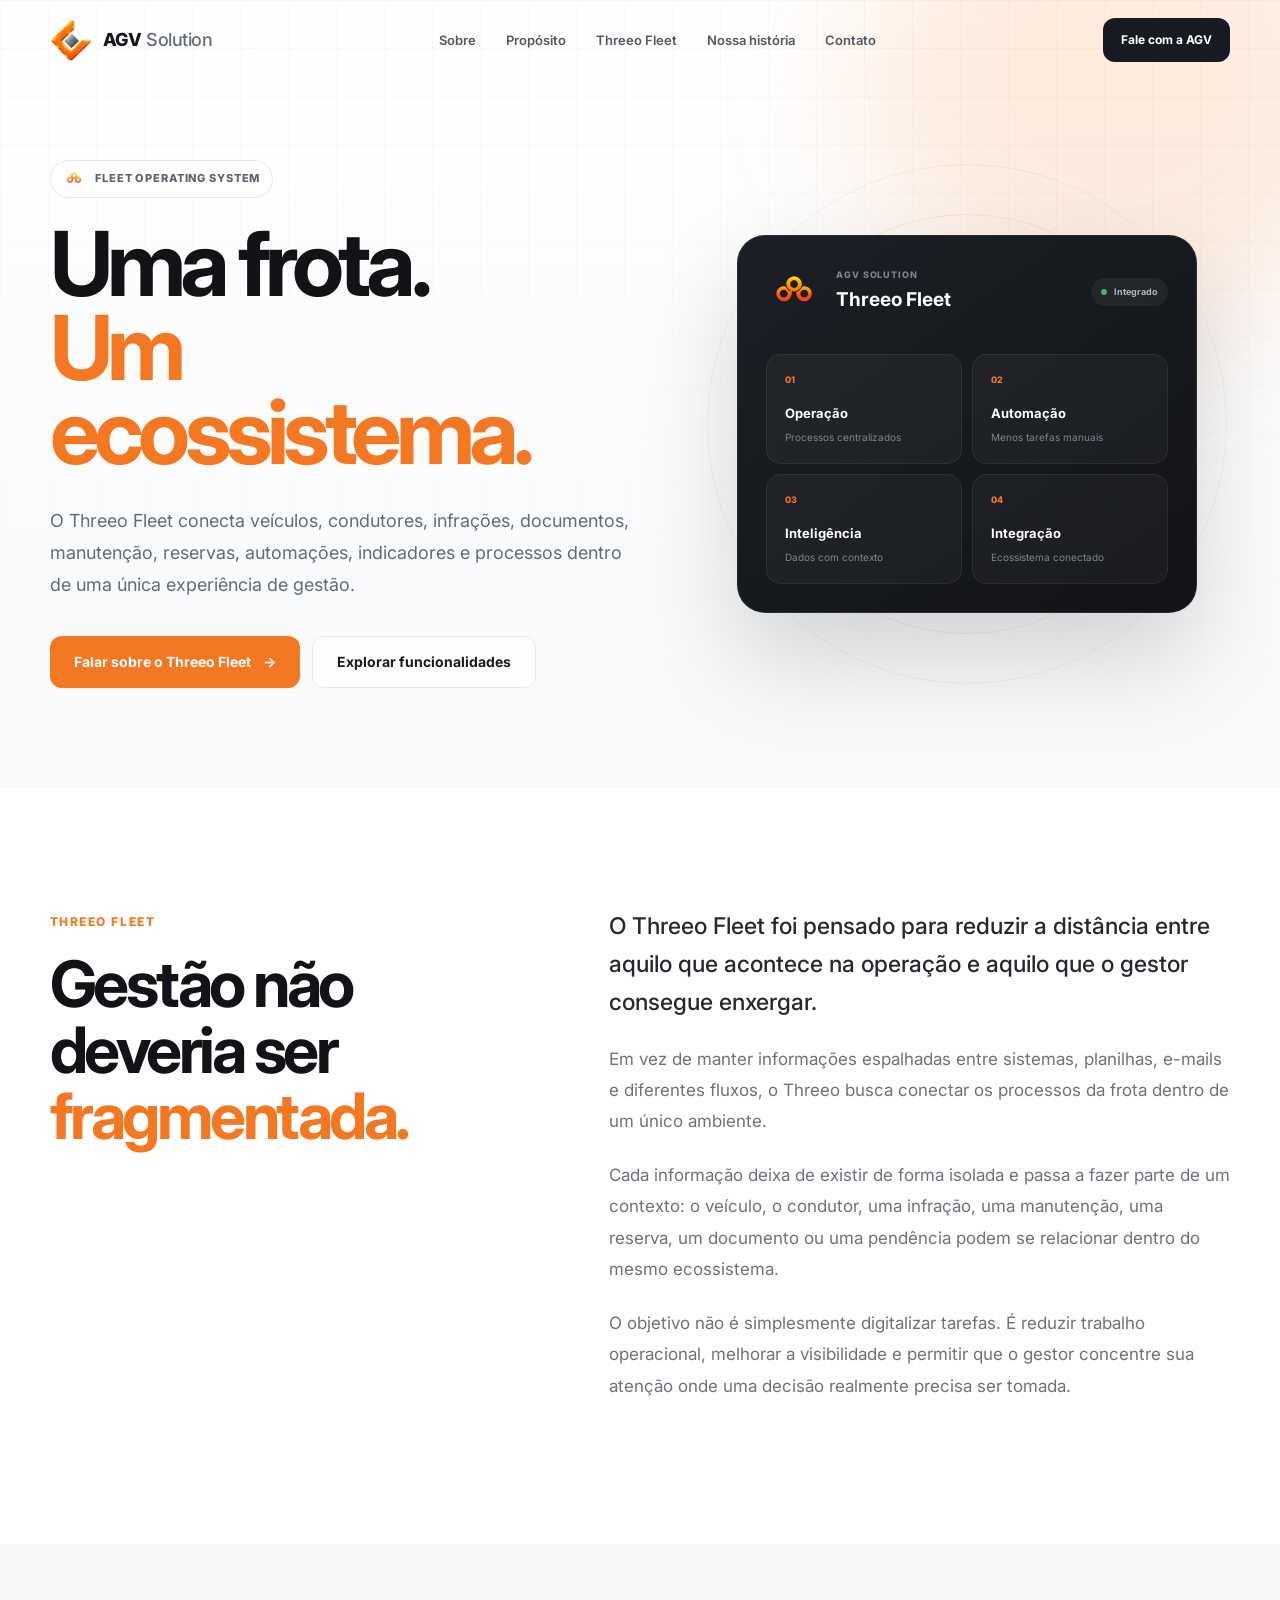
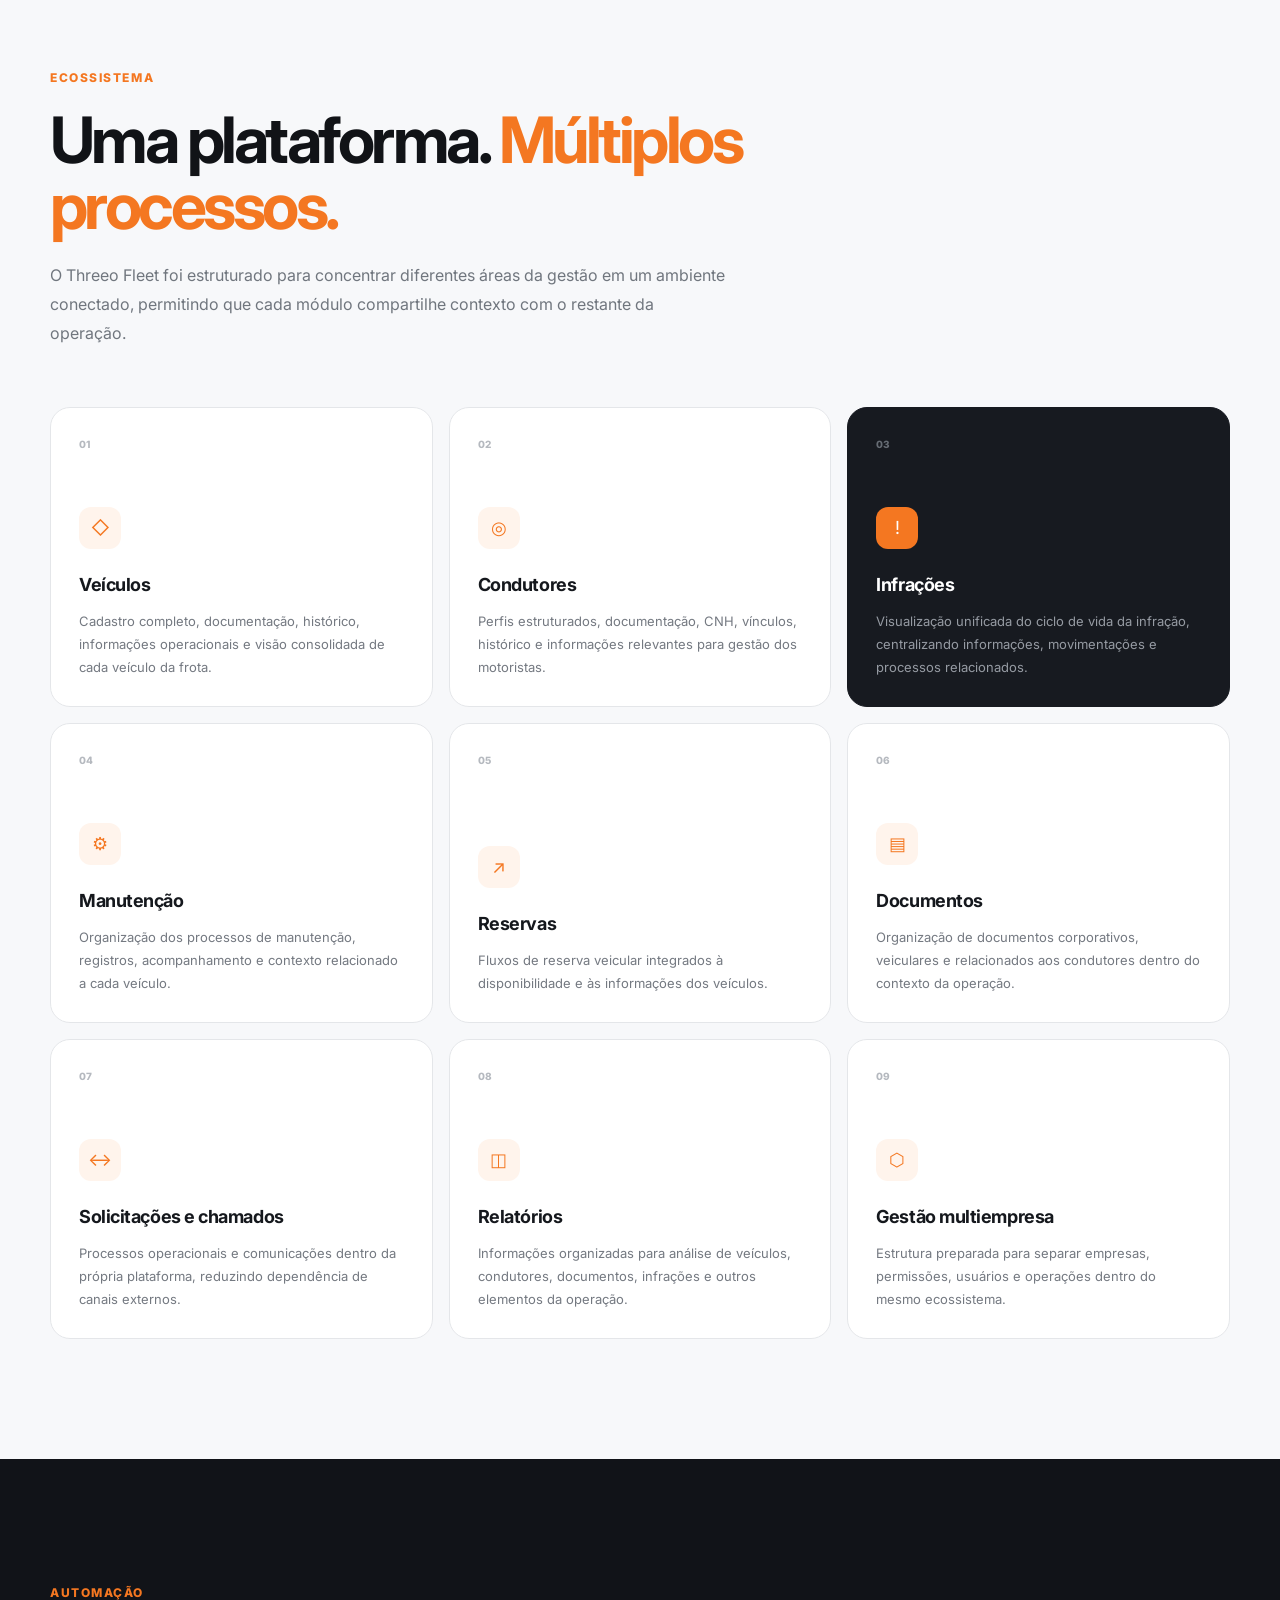
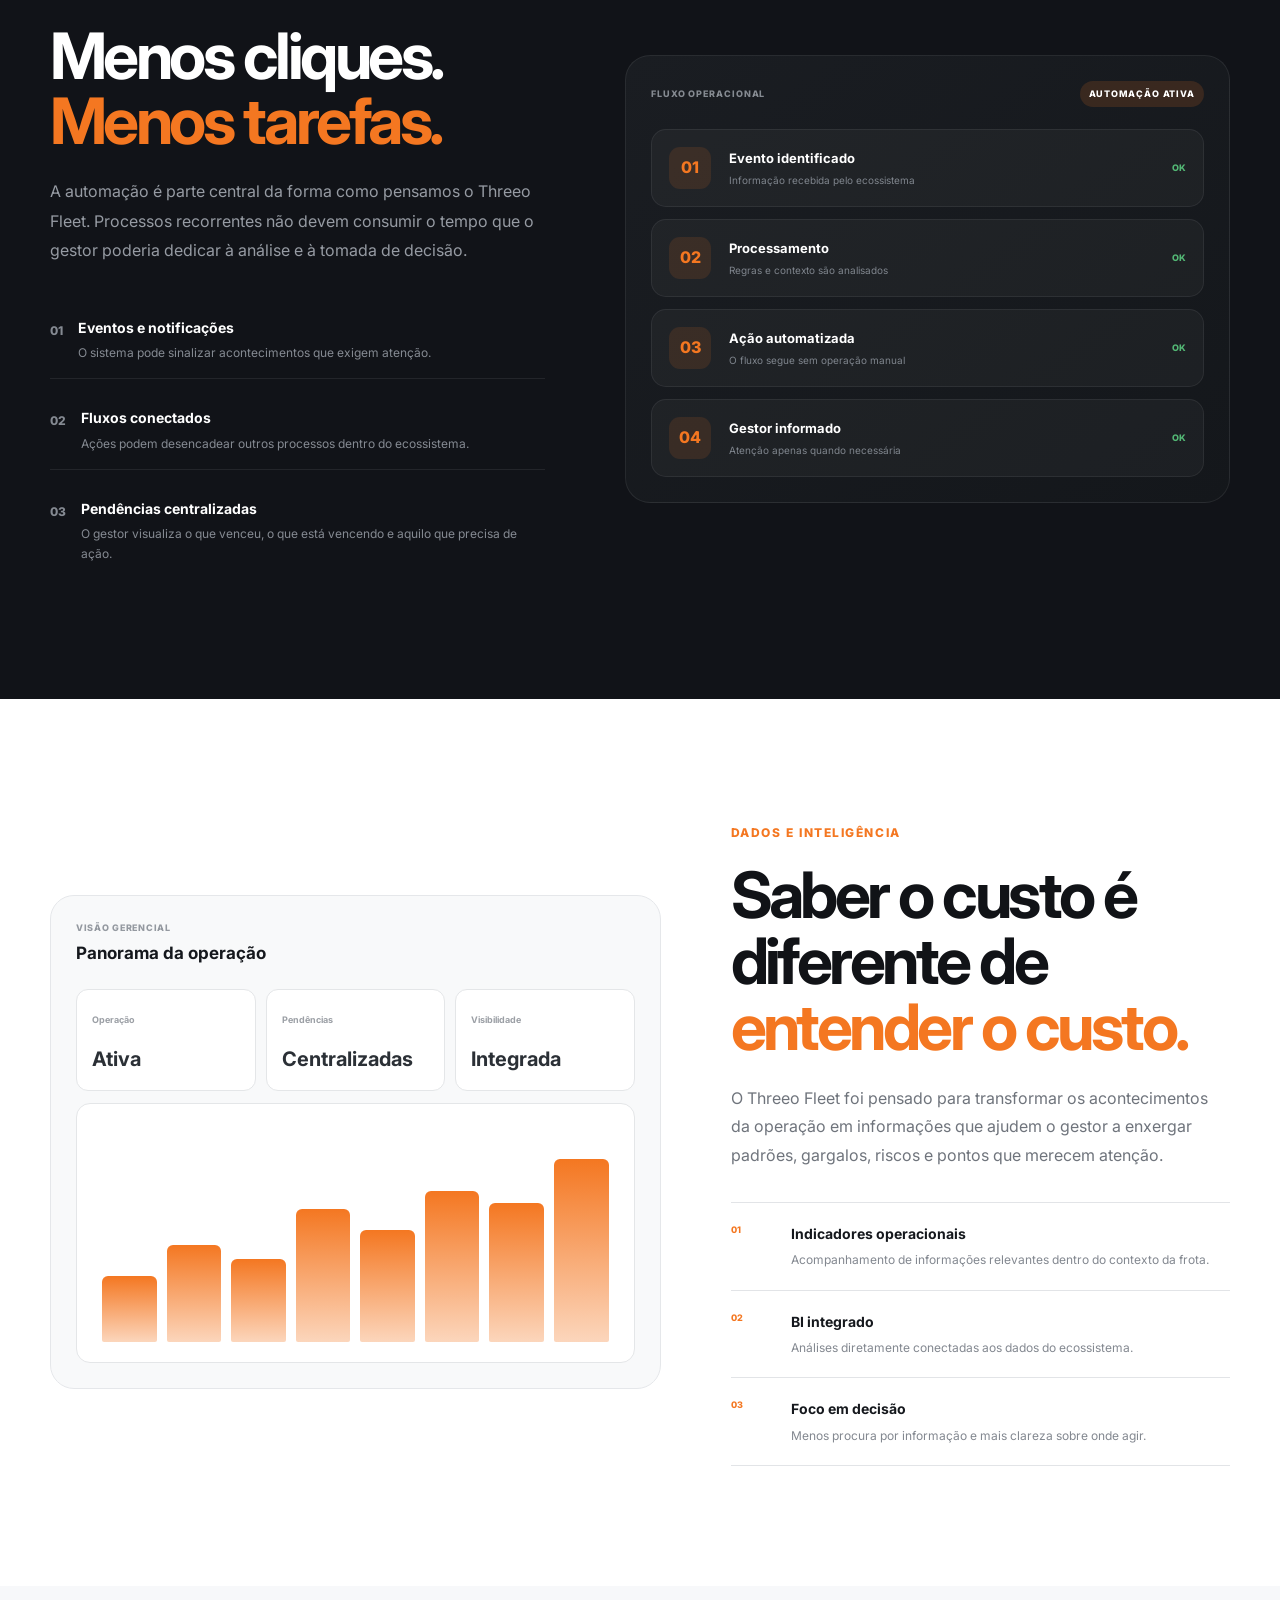
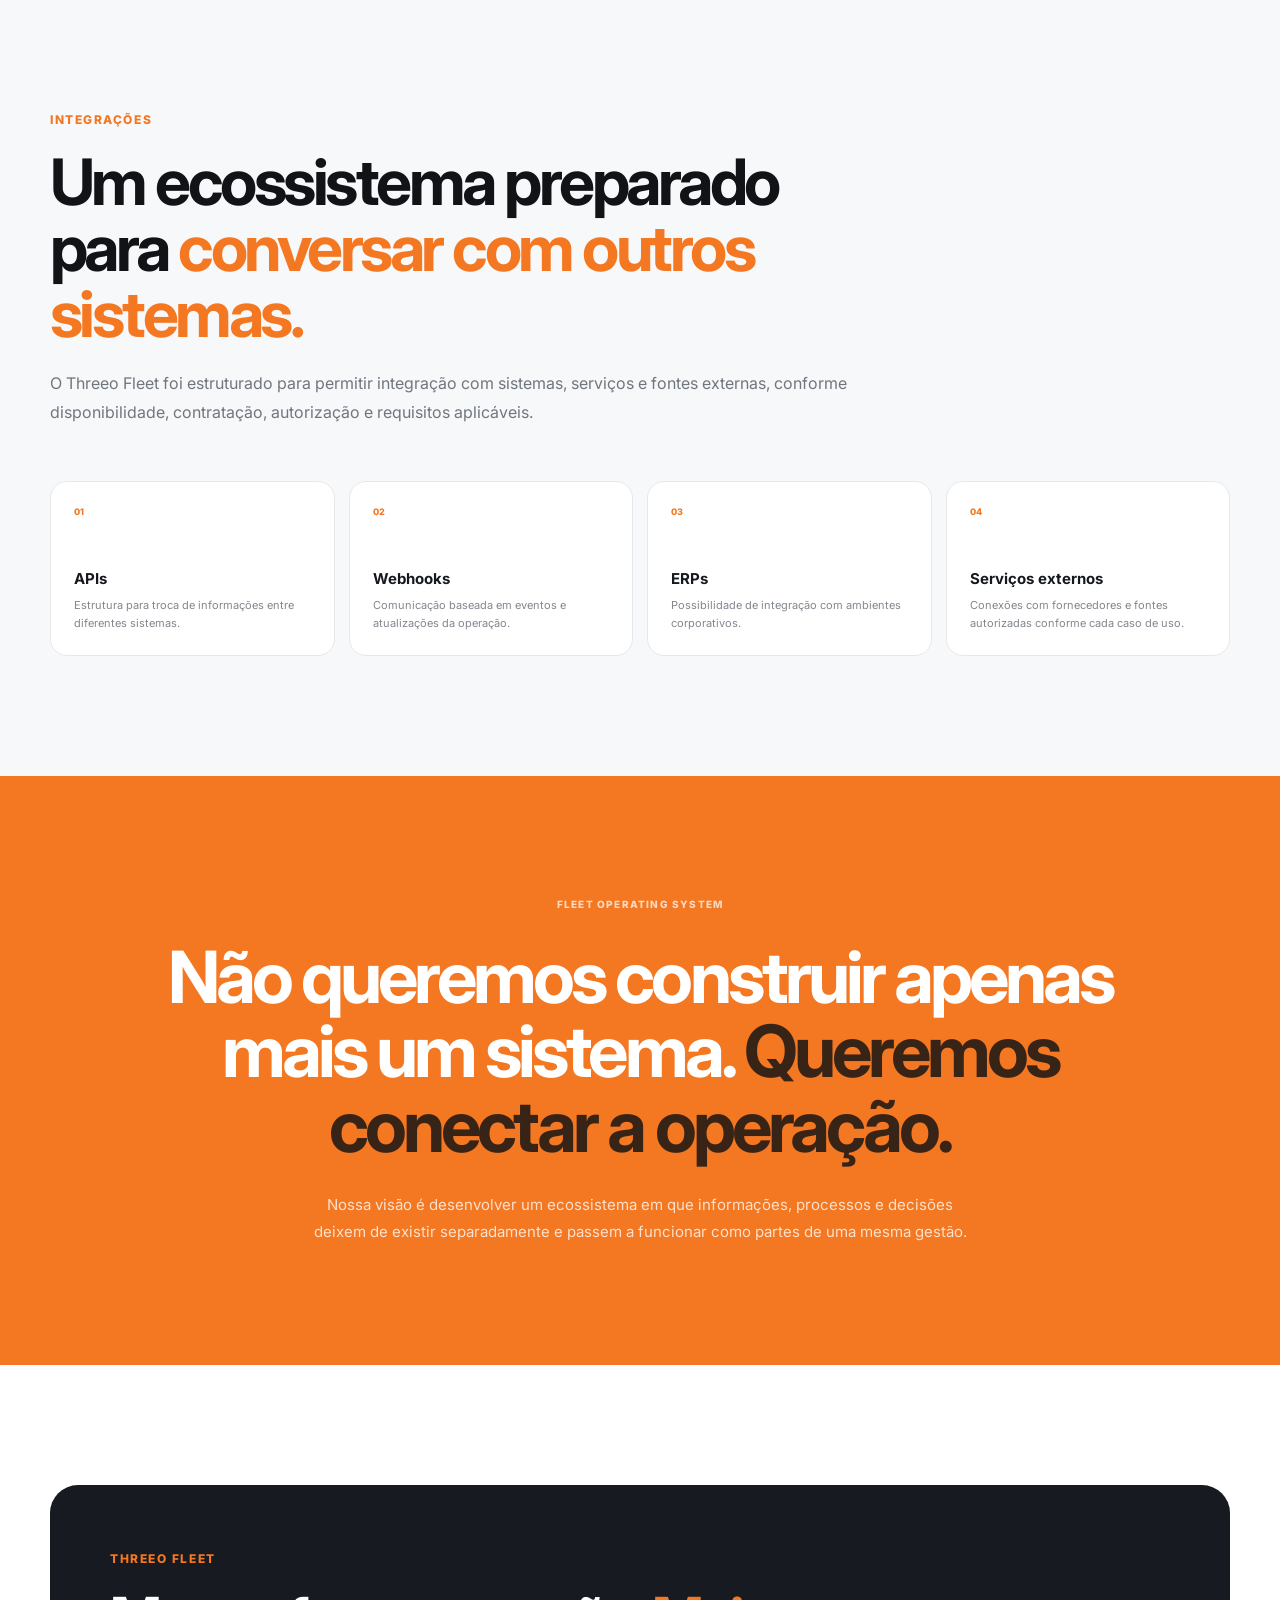
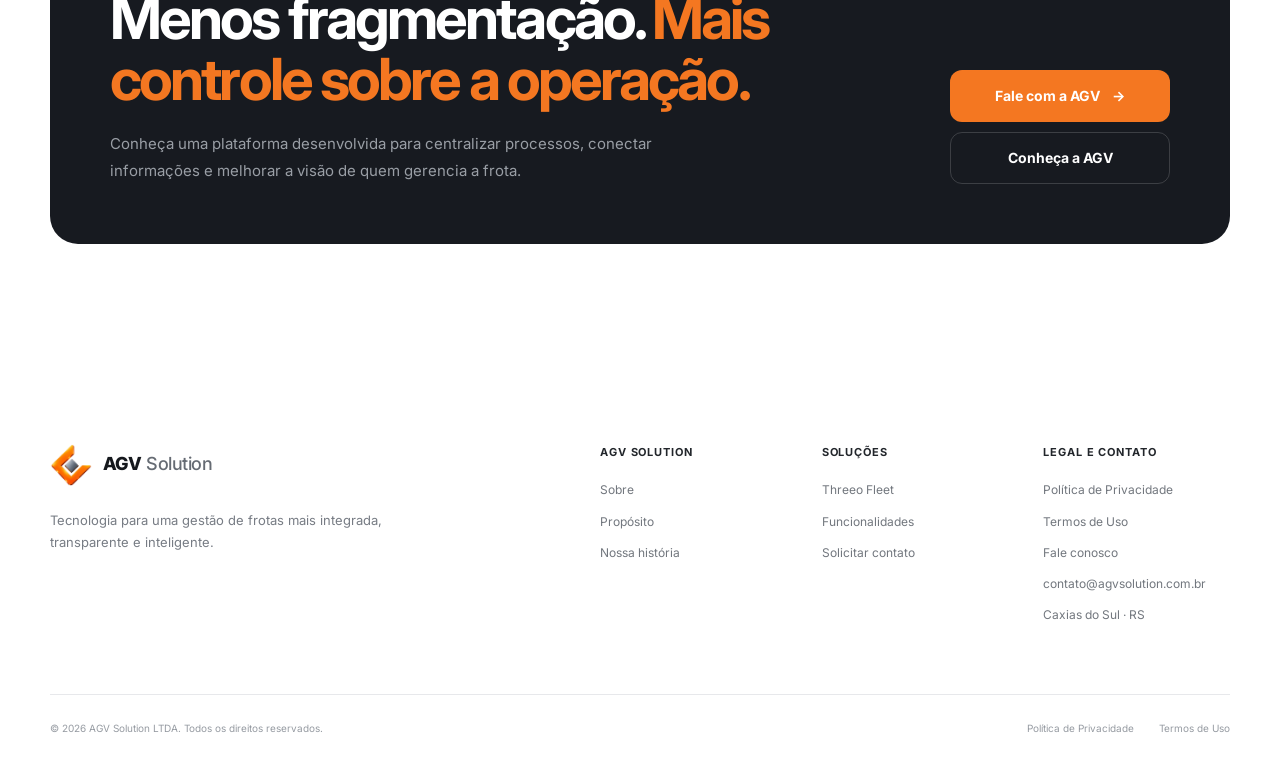
<file: solucoes.html>
<!DOCTYPE html>
<html lang="pt-BR">

<head>
    <meta charset="UTF-8">

    <meta
        name="viewport"
        content="width=device-width, initial-scale=1.0"
    >

    <meta
        name="description"
        content="Conheça as soluções da AGV Solution e o Threeo Fleet, um ecossistema integrado para gestão de frotas, automação, dados e tomada de decisão."
    >

    <meta
        name="keywords"
        content="AGV Solution, Threeo Fleet, Fleet OS, gestão de frotas, veículos, condutores, infrações, manutenção, reservas, BI, automação"
    >

    <meta
        name="author"
        content="AGV Solution LTDA"
    >

    <meta
        name="theme-color"
        content="#f47721"
    >

    <title>
        Soluções | AGV Solution
    </title>


    <!-- =====================================================
         FAVICONS
    ====================================================== -->

    <link
        rel="icon"
        type="image/png"
        sizes="32x32"
        href="./assets/icons/favicon-32x32.png"
    >

    <link
        rel="icon"
        type="image/png"
        sizes="16x16"
        href="./assets/icons/favicon-16x16.png"
    >

    <link
        rel="shortcut icon"
        href="./assets/icons/favicon.ico"
    >

    <link
        rel="apple-touch-icon"
        sizes="180x180"
        href="./assets/icons/apple-touch-icon.png"
    >

    <link
        rel="manifest"
        href="./assets/icons/site.webmanifest"
    >


    <!-- =====================================================
         FONTES
    ====================================================== -->

    <link
        rel="preconnect"
        href="https://fonts.googleapis.com"
    >

    <link
        rel="preconnect"
        href="https://fonts.gstatic.com"
        crossorigin
    >

    <link
        href="https://fonts.googleapis.com/css2?family=Inter:wght@400;500;600;700;800&display=swap"
        rel="stylesheet"
    >


    <!-- =====================================================
         CSS PRINCIPAL
    ====================================================== -->

    <link
        rel="stylesheet"
        href="./css/style.css"
    >


    <!-- =====================================================
         CSS DA PÁGINA
    ====================================================== -->

    <style>

        /* ============================================================
           HERO
        ============================================================ */

        .solutions-hero {
            position: relative;
            overflow: hidden;

            padding: 160px 0 100px;

            background:
                linear-gradient(
                    180deg,
                    #ffffff 0%,
                    #f8f9fb 100%
                );
        }

        .solutions-hero::before {
            content: "";

            position: absolute;
            inset: 0;

            background-image:
                linear-gradient(
                    rgba(0, 0, 0, 0.025) 1px,
                    transparent 1px
                ),
                linear-gradient(
                    90deg,
                    rgba(0, 0, 0, 0.025) 1px,
                    transparent 1px
                );

            background-size: 48px 48px;

            mask-image:
                linear-gradient(
                    to bottom,
                    #000000,
                    transparent 90%
                );

            pointer-events: none;
        }

        .solutions-hero-glow {
            width: 520px;
            height: 520px;

            position: absolute;

            top: -180px;
            right: -100px;

            border-radius: 50%;

            background: rgba(244, 119, 33, 0.14);

            filter: blur(70px);

            pointer-events: none;
        }

        .solutions-hero-grid {
            position: relative;
            z-index: 2;

            display: grid;
            grid-template-columns: 1fr 0.9fr;
            gap: 70px;

            align-items: center;
        }

        .solution-tag {
            width: fit-content;

            display: inline-flex;
            align-items: center;
            gap: 10px;

            margin-bottom: 24px;
            padding: 7px 12px;

            color: #5e646d;
            background: rgba(255, 255, 255, 0.9);

            border: 1px solid #e5e7ea;
            border-radius: 100px;

            font-size: 11px;
            font-weight: 800;
            letter-spacing: 0.08em;
            text-transform: uppercase;
        }

        .solution-tag img {
            width: 22px;
            height: 22px;

            object-fit: contain;
        }

        .solutions-hero h1 {
            max-width: 720px;

            color: var(--black);

            font-size: clamp(56px, 7vw, 92px);
            line-height: 0.94;
            letter-spacing: -0.065em;
        }

        .solutions-hero h1 span {
            display: block;

            color: var(--orange);
        }

        .solutions-hero-description {
            max-width: 650px;

            margin-top: 30px;

            color: #656b74;

            font-size: 18px;
            line-height: 1.8;
        }

        .solutions-hero-actions {
            display: flex;
            flex-wrap: wrap;
            gap: 12px;

            margin-top: 34px;
        }


        /* ============================================================
           HERO VISUAL
        ============================================================ */

        .solutions-visual {
            position: relative;

            min-height: 500px;

            display: flex;
            align-items: center;
            justify-content: center;
        }

        .solutions-orbit {
            position: absolute;

            border: 1px solid rgba(244, 119, 33, 0.13);
            border-radius: 50%;
        }

        .solutions-orbit-one {
            width: 420px;
            height: 420px;
        }

        .solutions-orbit-two {
            width: 520px;
            height: 520px;

            border-color: rgba(0, 0, 0, 0.05);
        }

        .threeo-product-card {
            width: min(100%, 460px);

            position: relative;
            z-index: 2;

            padding: 28px;

            color: #ffffff;

            background:
                linear-gradient(
                    145deg,
                    #1c1f25,
                    #111317
                );

            border: 1px solid rgba(255, 255, 255, 0.08);
            border-radius: 28px;

            box-shadow:
                0 45px 100px rgba(0, 0, 0, 0.16);
        }

        .threeo-product-header {
            display: flex;
            align-items: center;
            justify-content: space-between;

            margin-bottom: 34px;
        }

        .threeo-product-brand {
            display: flex;
            align-items: center;
            gap: 14px;
        }

        .threeo-product-brand img {
            width: 56px;
            height: 56px;

            object-fit: contain;
        }

        .threeo-product-brand div {
            display: flex;
            flex-direction: column;
        }

        .threeo-product-brand span {
            color: #7d838c;

            font-size: 9px;
            font-weight: 800;
            letter-spacing: 0.1em;
            text-transform: uppercase;
        }

        .threeo-product-brand strong {
            margin-top: 2px;

            color: #ffffff;

            font-size: 19px;
        }

        .threeo-product-status {
            display: inline-flex;
            align-items: center;
            gap: 7px;

            padding: 7px 10px;

            color: #b4b8be;
            background: rgba(255, 255, 255, 0.05);

            border-radius: 100px;

            font-size: 9px;
            font-weight: 700;
        }

        .threeo-product-status::before {
            content: "";

            width: 6px;
            height: 6px;

            background: #4daf70;

            border-radius: 50%;
        }

        .threeo-product-grid {
            display: grid;
            grid-template-columns: 1fr 1fr;
            gap: 10px;
        }

        .threeo-product-item {
            min-height: 110px;

            padding: 18px;

            background: rgba(255, 255, 255, 0.035);

            border: 1px solid rgba(255, 255, 255, 0.07);
            border-radius: 15px;
        }

        .threeo-product-item span {
            display: block;

            margin-bottom: 16px;

            color: var(--orange);

            font-size: 9px;
            font-weight: 800;
        }

        .threeo-product-item strong {
            display: block;

            font-size: 13px;
        }

        .threeo-product-item small {
            display: block;

            margin-top: 5px;

            color: #81868e;

            font-size: 10px;
        }


        /* ============================================================
           INTRO
        ============================================================ */

        .solution-intro {
            background: #ffffff;
        }

        .solution-intro-grid {
            display: grid;
            grid-template-columns: 0.85fr 1.15fr;
            gap: 100px;
        }

        .solution-intro-title {
            position: sticky;
            top: 120px;

            align-self: start;
        }

        .solution-intro-title h2 {
            color: var(--black);

            font-size: clamp(40px, 5vw, 64px);
            line-height: 1.03;
            letter-spacing: -0.055em;
        }

        .solution-intro-title h2 span {
            color: var(--orange);
        }

        .solution-intro-content p {
            margin-bottom: 22px;

            color: #6d727a;

            font-size: 17px;
            line-height: 1.85;
        }

        .solution-intro-content .solution-intro-lead {
            color: #25292e;

            font-size: 23px;
            font-weight: 500;
            line-height: 1.65;
        }


        /* ============================================================
           MODULES
        ============================================================ */

        .modules {
            background: #f7f8fa;
        }

        .modules-heading {
            max-width: 800px;

            margin-bottom: 60px;
        }

        .modules-heading h2 {
            color: var(--black);

            font-size: clamp(40px, 5vw, 64px);
            line-height: 1.03;
            letter-spacing: -0.055em;
        }

        .modules-heading h2 span {
            color: var(--orange);
        }

        .modules-heading p {
            max-width: 680px;

            margin-top: 22px;

            color: #70767e;

            font-size: 16px;
            line-height: 1.8;
        }

        .modules-grid {
            display: grid;
            grid-template-columns: repeat(3, 1fr);
            gap: 16px;
        }

        .module-card {
            min-height: 300px;

            position: relative;

            display: flex;
            flex-direction: column;

            padding: 28px;

            background: #ffffff;

            border: 1px solid #e4e6e9;
            border-radius: 20px;

            transition:
                transform 0.3s ease,
                box-shadow 0.3s ease,
                border-color 0.3s ease;
        }

        .module-card:hover {
            transform: translateY(-6px);

            border-color: #d8dadd;

            box-shadow:
                0 20px 55px rgba(0, 0, 0, 0.06);
        }

        .module-card-dark {
            color: #ffffff;
            background: var(--dark);

            border-color: var(--dark);
        }

        .module-index {
            margin-bottom: auto;

            color: #b5b9bf;

            font-size: 10px;
            font-weight: 800;
        }

        .module-card-dark .module-index {
            color: #666c74;
        }

        .module-icon {
            width: 42px;
            height: 42px;

            display: flex;
            align-items: center;
            justify-content: center;

            margin-bottom: 22px;

            color: var(--orange);
            background: var(--orange-light);

            border-radius: 12px;

            font-size: 18px;
        }

        .module-card-dark .module-icon {
            color: #ffffff;
            background: var(--orange);
        }

        .module-card h3 {
            margin-bottom: 10px;

            font-size: 18px;
            letter-spacing: -0.025em;
        }

        .module-card p {
            color: #747981;

            font-size: 13px;
            line-height: 1.75;
        }

        .module-card-dark p {
            color: #969ba3;
        }


        /* ============================================================
           AUTOMATION
        ============================================================ */

        .automation-section {
            color: #ffffff;
            background: #111318;
        }

        .automation-layout {
            display: grid;
            grid-template-columns: 0.9fr 1.1fr;
            gap: 80px;

            align-items: center;
        }

        .automation-content h2 {
            max-width: 650px;

            font-size: clamp(42px, 5vw, 68px);
            line-height: 1.02;
            letter-spacing: -0.055em;
        }

        .automation-content h2 span {
            color: var(--orange);
        }

        .automation-content > p {
            max-width: 590px;

            margin-top: 24px;

            color: #969ba3;

            font-size: 16px;
            line-height: 1.85;
        }

        .automation-list {
            display: flex;
            flex-direction: column;
            gap: 12px;

            margin-top: 35px;
        }

        .automation-item {
            display: flex;
            align-items: flex-start;
            gap: 15px;

            padding: 16px 0;

            border-bottom: 1px solid rgba(255, 255, 255, 0.08);
        }

        .automation-item:last-child {
            border-bottom: 0;
        }

        .automation-item-number {
            color: var(--orange);

            font-size: 9px;
            font-weight: 800;
        }

        .automation-item div {
            display: flex;
            flex-direction: column;
        }

        .automation-item strong {
            font-size: 14px;
        }

        .automation-item span {
            margin-top: 4px;

            color: #858a92;

            font-size: 12px;
            line-height: 1.6;
        }


        /* ============================================================
           FLOW VISUAL
        ============================================================ */

        .automation-flow {
            padding: 25px;

            background:
                linear-gradient(
                    145deg,
                    #1a1d22,
                    #14171b
                );

            border: 1px solid rgba(255, 255, 255, 0.08);
            border-radius: 25px;
        }

        .automation-flow-header {
            display: flex;
            align-items: center;
            justify-content: space-between;

            margin-bottom: 22px;
        }

        .automation-flow-header span {
            color: #858a91;

            font-size: 9px;
            font-weight: 800;
            letter-spacing: 0.1em;
            text-transform: uppercase;
        }

        .automation-flow-status {
            padding: 6px 9px;

            color: #ffffff !important;
            background: rgba(244, 119, 33, 0.15);

            border-radius: 100px;
        }

        .flow-list {
            display: flex;
            flex-direction: column;
            gap: 12px;
        }

        .flow-card {
            position: relative;

            display: grid;
            grid-template-columns: 45px 1fr auto;
            gap: 15px;

            align-items: center;

            padding: 17px;

            background: rgba(255, 255, 255, 0.035);

            border: 1px solid rgba(255, 255, 255, 0.07);
            border-radius: 15px;
        }

        .flow-icon {
            width: 42px;
            height: 42px;

            display: flex;
            align-items: center;
            justify-content: center;

            color: var(--orange);
            background: rgba(244, 119, 33, 0.12);

            border-radius: 11px;

            font-weight: 800;
        }

        .flow-card div:nth-child(2) {
            display: flex;
            flex-direction: column;
        }

        .flow-card strong {
            font-size: 13px;
        }

        .flow-card small {
            margin-top: 3px;

            color: #7f858d;

            font-size: 10px;
        }

        .flow-state {
            color: #53b875;

            font-size: 9px;
            font-weight: 800;
        }


        /* ============================================================
           BI
        ============================================================ */

        .analytics {
            background: #ffffff;
        }

        .analytics-layout {
            display: grid;
            grid-template-columns: 1.1fr 0.9fr;
            gap: 70px;

            align-items: center;
        }

        .analytics-panel {
            padding: 25px;

            background: #f8f9fa;

            border: 1px solid #e5e7ea;
            border-radius: 24px;
        }

        .analytics-panel-top {
            display: flex;
            align-items: center;
            justify-content: space-between;

            margin-bottom: 22px;
        }

        .analytics-panel-top div {
            display: flex;
            flex-direction: column;
        }

        .analytics-panel-top span {
            color: #9499a0;

            font-size: 9px;
            font-weight: 800;
            letter-spacing: 0.08em;
            text-transform: uppercase;
        }

        .analytics-panel-top strong {
            margin-top: 4px;

            font-size: 17px;
        }

        .analytics-kpis {
            display: grid;
            grid-template-columns: repeat(3, 1fr);
            gap: 10px;

            margin-bottom: 12px;
        }

        .analytics-kpi {
            min-height: 90px;

            padding: 15px;

            background: #ffffff;

            border: 1px solid #e4e6e8;
            border-radius: 12px;
        }

        .analytics-kpi span {
            color: #9b9fa5;

            font-size: 9px;
            font-weight: 700;
        }

        .analytics-kpi strong {
            display: block;

            margin-top: 13px;

            color: #2b3036;

            font-size: 20px;
        }

        .analytics-chart {
            height: 260px;

            display: flex;
            align-items: flex-end;
            gap: 10px;

            padding: 30px 25px 20px;

            background: #ffffff;

            border: 1px solid #e4e6e8;
            border-radius: 14px;
        }

        .analytics-chart span {
            width: 100%;

            border-radius: 6px 6px 2px 2px;

            background:
                linear-gradient(
                    180deg,
                    var(--orange),
                    rgba(244, 119, 33, 0.3)
                );
        }

        .analytics-content h2 {
            color: var(--black);

            font-size: clamp(40px, 5vw, 64px);
            line-height: 1.03;
            letter-spacing: -0.055em;
        }

        .analytics-content h2 span {
            color: var(--orange);
        }

        .analytics-content > p {
            margin-top: 24px;

            color: #6f747c;

            font-size: 16px;
            line-height: 1.8;
        }

        .analytics-points {
            margin-top: 32px;

            border-top: 1px solid #e2e4e7;
        }

        .analytics-point {
            display: grid;
            grid-template-columns: 45px 1fr;
            gap: 15px;

            padding: 20px 0;

            border-bottom: 1px solid #e2e4e7;
        }

        .analytics-point span {
            color: var(--orange);

            font-size: 9px;
            font-weight: 800;
        }

        .analytics-point strong {
            display: block;

            margin-bottom: 5px;

            font-size: 14px;
        }

        .analytics-point p {
            color: #838890;

            font-size: 12px;
            line-height: 1.6;
        }


        /* ============================================================
           INTEGRATIONS
        ============================================================ */

        .integrations {
            background: #f7f8fa;
        }

        .integrations-heading {
            max-width: 800px;

            margin-bottom: 55px;
        }

        .integrations-heading h2 {
            color: var(--black);

            font-size: clamp(40px, 5vw, 64px);
            line-height: 1.03;
            letter-spacing: -0.055em;
        }

        .integrations-heading h2 span {
            color: var(--orange);
        }

        .integrations-heading p {
            margin-top: 22px;

            color: #70767e;

            font-size: 16px;
            line-height: 1.8;
        }

        .integrations-grid {
            display: grid;
            grid-template-columns: repeat(4, 1fr);
            gap: 14px;
        }

        .integration-card {
            min-height: 175px;

            display: flex;
            flex-direction: column;
            justify-content: space-between;

            padding: 23px;

            background: #ffffff;

            border: 1px solid #e5e7ea;
            border-radius: 17px;
        }

        .integration-card span {
            color: var(--orange);

            font-size: 9px;
            font-weight: 800;
        }

        .integration-card strong {
            display: block;

            margin-bottom: 6px;

            font-size: 15px;
        }

        .integration-card p {
            color: #82878e;

            font-size: 11px;
            line-height: 1.6;
        }


        /* ============================================================
           CONCEPT
        ============================================================ */

        .fleet-os-concept {
            background: var(--orange);
        }

        .fleet-os-concept-content {
            max-width: 980px;

            margin: 0 auto;

            text-align: center;
        }

        .fleet-os-concept-label {
            margin-bottom: 28px;

            color: rgba(255, 255, 255, 0.72);

            font-size: 10px;
            font-weight: 800;
            letter-spacing: 0.12em;
            text-transform: uppercase;
        }

        .fleet-os-concept h2 {
            color: #ffffff;

            font-size: clamp(40px, 6vw, 72px);
            line-height: 1.03;
            letter-spacing: -0.055em;
        }

        .fleet-os-concept h2 span {
            color: #382317;
        }

        .fleet-os-concept p {
            max-width: 680px;

            margin: 28px auto 0;

            color: rgba(255, 255, 255, 0.78);

            font-size: 15px;
            line-height: 1.8;
        }


        /* ============================================================
           CTA
        ============================================================ */

        .solutions-cta {
            background: #ffffff;
        }

        .solutions-cta-box {
            display: grid;
            grid-template-columns: 1fr auto;
            gap: 45px;

            align-items: end;

            padding: 60px;

            color: #ffffff;
            background: var(--dark);

            border-radius: 28px;
        }

        .solutions-cta h2 {
            max-width: 720px;

            font-size: clamp(38px, 5vw, 58px);
            line-height: 1.05;
            letter-spacing: -0.05em;
        }

        .solutions-cta h2 span {
            color: var(--orange);
        }

        .solutions-cta p {
            max-width: 610px;

            margin-top: 20px;

            color: #999ea5;

            font-size: 15px;
            line-height: 1.8;
        }

        .solutions-cta-actions {
            display: flex;
            flex-direction: column;
            gap: 10px;

            min-width: 220px;
        }


        /* ============================================================
           RESPONSIVE
        ============================================================ */

        @media (max-width: 1050px) {

            .solutions-hero-grid,
            .automation-layout,
            .analytics-layout,
            .solution-intro-grid {
                grid-template-columns: 1fr;
            }

            .solution-intro-title {
                position: static;
            }

            .modules-grid {
                grid-template-columns: 1fr 1fr;
            }

            .integrations-grid {
                grid-template-columns: 1fr 1fr;
            }

            .solutions-cta-box {
                grid-template-columns: 1fr;
            }

            .solutions-cta-actions {
                flex-direction: row;
                flex-wrap: wrap;
            }

        }


        @media (max-width: 720px) {

            .solutions-hero {
                padding: 130px 0 75px;
            }

            .solutions-hero h1 {
                font-size: 53px;
            }

            .solutions-visual {
                min-height: 430px;
            }

            .solutions-orbit-one {
                width: 340px;
                height: 340px;
            }

            .solutions-orbit-two {
                width: 410px;
                height: 410px;
            }

            .threeo-product-grid {
                grid-template-columns: 1fr;
            }

            .modules-grid,
            .integrations-grid {
                grid-template-columns: 1fr;
            }

            .analytics-kpis {
                grid-template-columns: 1fr;
            }

            .analytics-chart {
                height: 200px;
            }

            .solutions-cta-box {
                padding: 38px 25px;
            }

            .solutions-cta-actions {
                flex-direction: column;
            }

            .solutions-cta-actions .btn {
                width: 100%;
            }

        }

    </style>

</head>


<body>


    <!-- =========================================================
         HEADER
    ========================================================== -->

    <header
        class="header scrolled"
        id="header"
    >

        <div class="container header-container">

            <a
                href="./index.html"
                class="brand"
                aria-label="AGV Solution"
            >

                <img
                    src="./assets/icons/android-chrome-192x192.png"
                    alt=""
                    class="brand-symbol-image"
                >

                <div class="brand-text">
                    <strong>AGV</strong>
                    <span>Solution</span>
                </div>

            </a>


            <nav
                class="desktop-nav"
                aria-label="Navegação principal"
            >

                <a href="./index.html#sobre">
                    Sobre
                </a>

                <a href="./index.html#proposito">
                    Propósito
                </a>

                <a href="./solucoes.html">
                    Threeo Fleet
                </a>

                <a href="./index.html#historia">
                    Nossa história
                </a>

                <a href="./contato.html">
                    Contato
                </a>

            </nav>


            <div class="header-actions">

                <a
                    href="./contato.html"
                    class="btn btn-header"
                >
                    Fale com a AGV
                </a>

                <button
                    class="menu-button"
                    id="menuButton"
                    type="button"
                    aria-label="Abrir menu"
                    aria-expanded="false"
                >
                    <span></span>
                    <span></span>
                    <span></span>
                </button>

            </div>

        </div>


        <div
            class="mobile-menu"
            id="mobileMenu"
            aria-hidden="true"
        >

            <a href="./index.html#sobre">
                Sobre
            </a>

            <a href="./index.html#proposito">
                Propósito
            </a>

            <a href="./solucoes.html">
                Threeo Fleet
            </a>

            <a href="./index.html#historia">
                Nossa história
            </a>

            <a href="./contato.html">
                Contato
            </a>

        </div>

    </header>



    <main>


        <!-- =====================================================
             HERO
        ====================================================== -->

        <section class="solutions-hero">

            <div class="solutions-hero-glow"></div>

            <div class="container solutions-hero-grid">


                <div class="reveal">

                    <div class="solution-tag">

                        <img
                            src="./assets/images/logo/icon-192.png"
                            alt=""
                        >

                        Fleet Operating System

                    </div>


                    <h1>
                        Uma frota.
                        <span>Um ecossistema.</span>
                    </h1>


                    <p class="solutions-hero-description">

                        O Threeo Fleet conecta veículos, condutores,
                        infrações, documentos, manutenção, reservas,
                        automações, indicadores e processos dentro de
                        uma única experiência de gestão.

                    </p>


                    <div class="solutions-hero-actions">

                        <a
                            href="./contato.html"
                            class="btn btn-primary"
                        >
                            Falar sobre o Threeo Fleet
                            <span>→</span>
                        </a>

                        <a
                            href="#modulos"
                            class="btn btn-secondary"
                        >
                            Explorar funcionalidades
                        </a>

                    </div>

                </div>



                <div class="solutions-visual reveal">

                    <div class="solutions-orbit solutions-orbit-one"></div>
                    <div class="solutions-orbit solutions-orbit-two"></div>


                    <div class="threeo-product-card">

                        <div class="threeo-product-header">

                            <div class="threeo-product-brand">

                                <img
                                    src="./assets/images/logo/icon-192.png"
                                    alt="Threeo Fleet"
                                >

                                <div>
                                    <span>
                                        AGV Solution
                                    </span>

                                    <strong>
                                        Threeo Fleet
                                    </strong>
                                </div>

                            </div>


                            <div class="threeo-product-status">
                                Integrado
                            </div>

                        </div>


                        <div class="threeo-product-grid">

                            <div class="threeo-product-item">
                                <span>01</span>

                                <strong>
                                    Operação
                                </strong>

                                <small>
                                    Processos centralizados
                                </small>
                            </div>


                            <div class="threeo-product-item">
                                <span>02</span>

                                <strong>
                                    Automação
                                </strong>

                                <small>
                                    Menos tarefas manuais
                                </small>
                            </div>


                            <div class="threeo-product-item">
                                <span>03</span>

                                <strong>
                                    Inteligência
                                </strong>

                                <small>
                                    Dados com contexto
                                </small>
                            </div>


                            <div class="threeo-product-item">
                                <span>04</span>

                                <strong>
                                    Integração
                                </strong>

                                <small>
                                    Ecossistema conectado
                                </small>
                            </div>

                        </div>

                    </div>

                </div>

            </div>

        </section>



        <!-- =====================================================
             VISÃO
        ====================================================== -->

        <section class="solution-intro section">

            <div class="container solution-intro-grid">


                <div class="solution-intro-title reveal">

                    <span class="section-label">
                        Threeo Fleet
                    </span>

                    <h2>
                        Gestão não deveria ser
                        <span>fragmentada.</span>
                    </h2>

                </div>


                <div class="solution-intro-content reveal">

                    <p class="solution-intro-lead">

                        O Threeo Fleet foi pensado para reduzir a distância
                        entre aquilo que acontece na operação e aquilo que
                        o gestor consegue enxergar.

                    </p>

                    <p>

                        Em vez de manter informações espalhadas entre
                        sistemas, planilhas, e-mails e diferentes fluxos,
                        o Threeo busca conectar os processos da frota dentro
                        de um único ambiente.

                    </p>

                    <p>

                        Cada informação deixa de existir de forma isolada
                        e passa a fazer parte de um contexto: o veículo,
                        o condutor, uma infração, uma manutenção, uma reserva,
                        um documento ou uma pendência podem se relacionar
                        dentro do mesmo ecossistema.

                    </p>

                    <p>

                        O objetivo não é simplesmente digitalizar tarefas.
                        É reduzir trabalho operacional, melhorar a visibilidade
                        e permitir que o gestor concentre sua atenção onde
                        uma decisão realmente precisa ser tomada.

                    </p>

                </div>

            </div>

        </section>



        <!-- =====================================================
             MÓDULOS
        ====================================================== -->

        <section
            class="modules section"
            id="modulos"
        >

            <div class="container">


                <div class="modules-heading reveal">

                    <span class="section-label">
                        Ecossistema
                    </span>

                    <h2>
                        Uma plataforma.
                        <span>Múltiplos processos.</span>
                    </h2>

                    <p>

                        O Threeo Fleet foi estruturado para concentrar
                        diferentes áreas da gestão em um ambiente conectado,
                        permitindo que cada módulo compartilhe contexto com
                        o restante da operação.

                    </p>

                </div>



                <div class="modules-grid">


                    <article class="module-card reveal">

                        <span class="module-index">
                            01
                        </span>

                        <div class="module-icon">
                            ◇
                        </div>

                        <h3>
                            Veículos
                        </h3>

                        <p>

                            Cadastro completo, documentação, histórico,
                            informações operacionais e visão consolidada
                            de cada veículo da frota.

                        </p>

                    </article>



                    <article class="module-card reveal">

                        <span class="module-index">
                            02
                        </span>

                        <div class="module-icon">
                            ◎
                        </div>

                        <h3>
                            Condutores
                        </h3>

                        <p>

                            Perfis estruturados, documentação, CNH,
                            vínculos, histórico e informações relevantes
                            para gestão dos motoristas.

                        </p>

                    </article>



                    <article class="module-card module-card-dark reveal">

                        <span class="module-index">
                            03
                        </span>

                        <div class="module-icon">
                            !
                        </div>

                        <h3>
                            Infrações
                        </h3>

                        <p>

                            Visualização unificada do ciclo de vida da
                            infração, centralizando informações,
                            movimentações e processos relacionados.

                        </p>

                    </article>



                    <article class="module-card reveal">

                        <span class="module-index">
                            04
                        </span>

                        <div class="module-icon">
                            ⚙
                        </div>

                        <h3>
                            Manutenção
                        </h3>

                        <p>

                            Organização dos processos de manutenção,
                            registros, acompanhamento e contexto relacionado
                            a cada veículo.

                        </p>

                    </article>



                    <article class="module-card reveal">

                        <span class="module-index">
                            05
                        </span>

                        <div class="module-icon">
                            ↗
                        </div>

                        <h3>
                            Reservas
                        </h3>

                        <p>

                            Fluxos de reserva veicular integrados à
                            disponibilidade e às informações dos veículos.

                        </p>

                    </article>



                    <article class="module-card reveal">

                        <span class="module-index">
                            06
                        </span>

                        <div class="module-icon">
                            ▤
                        </div>

                        <h3>
                            Documentos
                        </h3>

                        <p>

                            Organização de documentos corporativos,
                            veiculares e relacionados aos condutores dentro
                            do contexto da operação.

                        </p>

                    </article>



                    <article class="module-card reveal">

                        <span class="module-index">
                            07
                        </span>

                        <div class="module-icon">
                            ↔
                        </div>

                        <h3>
                            Solicitações e chamados
                        </h3>

                        <p>

                            Processos operacionais e comunicações dentro
                            da própria plataforma, reduzindo dependência
                            de canais externos.

                        </p>

                    </article>



                    <article class="module-card reveal">

                        <span class="module-index">
                            08
                        </span>

                        <div class="module-icon">
                            ◫
                        </div>

                        <h3>
                            Relatórios
                        </h3>

                        <p>

                            Informações organizadas para análise de veículos,
                            condutores, documentos, infrações e outros
                            elementos da operação.

                        </p>

                    </article>



                    <article class="module-card reveal">

                        <span class="module-index">
                            09
                        </span>

                        <div class="module-icon">
                            ⬡
                        </div>

                        <h3>
                            Gestão multiempresa
                        </h3>

                        <p>

                            Estrutura preparada para separar empresas,
                            permissões, usuários e operações dentro do
                            mesmo ecossistema.

                        </p>

                    </article>

                </div>

            </div>

        </section>



        <!-- =====================================================
             AUTOMAÇÃO
        ====================================================== -->

        <section class="automation-section section">

            <div class="container automation-layout">


                <div class="automation-content reveal">

                    <span class="section-label">
                        Automação
                    </span>

                    <h2>
                        Menos cliques.
                        <span>Menos tarefas.</span>
                    </h2>

                    <p>

                        A automação é parte central da forma como pensamos
                        o Threeo Fleet. Processos recorrentes não devem
                        consumir o tempo que o gestor poderia dedicar à
                        análise e à tomada de decisão.

                    </p>


                    <div class="automation-list">

                        <div class="automation-item">

                            <span class="automation-item-number">
                                01
                            </span>

                            <div>

                                <strong>
                                    Eventos e notificações
                                </strong>

                                <span>
                                    O sistema pode sinalizar acontecimentos
                                    que exigem atenção.
                                </span>

                            </div>

                        </div>


                        <div class="automation-item">

                            <span class="automation-item-number">
                                02
                            </span>

                            <div>

                                <strong>
                                    Fluxos conectados
                                </strong>

                                <span>
                                    Ações podem desencadear outros processos
                                    dentro do ecossistema.
                                </span>

                            </div>

                        </div>


                        <div class="automation-item">

                            <span class="automation-item-number">
                                03
                            </span>

                            <div>

                                <strong>
                                    Pendências centralizadas
                                </strong>

                                <span>
                                    O gestor visualiza o que venceu,
                                    o que está vencendo e aquilo que
                                    precisa de ação.
                                </span>

                            </div>

                        </div>

                    </div>

                </div>



                <div class="automation-flow reveal">

                    <div class="automation-flow-header">

                        <span>
                            Fluxo operacional
                        </span>

                        <span class="automation-flow-status">
                            Automação ativa
                        </span>

                    </div>


                    <div class="flow-list">

                        <div class="flow-card">

                            <div class="flow-icon">
                                01
                            </div>

                            <div>
                                <strong>
                                    Evento identificado
                                </strong>

                                <small>
                                    Informação recebida pelo ecossistema
                                </small>
                            </div>

                            <span class="flow-state">
                                OK
                            </span>

                        </div>


                        <div class="flow-card">

                            <div class="flow-icon">
                                02
                            </div>

                            <div>
                                <strong>
                                    Processamento
                                </strong>

                                <small>
                                    Regras e contexto são analisados
                                </small>
                            </div>

                            <span class="flow-state">
                                OK
                            </span>

                        </div>


                        <div class="flow-card">

                            <div class="flow-icon">
                                03
                            </div>

                            <div>
                                <strong>
                                    Ação automatizada
                                </strong>

                                <small>
                                    O fluxo segue sem operação manual
                                </small>
                            </div>

                            <span class="flow-state">
                                OK
                            </span>

                        </div>


                        <div class="flow-card">

                            <div class="flow-icon">
                                04
                            </div>

                            <div>
                                <strong>
                                    Gestor informado
                                </strong>

                                <small>
                                    Atenção apenas quando necessária
                                </small>
                            </div>

                            <span class="flow-state">
                                OK
                            </span>

                        </div>

                    </div>

                </div>

            </div>

        </section>



        <!-- =====================================================
             BI / ANALYTICS
        ====================================================== -->

        <section class="analytics section">

            <div class="container analytics-layout">


                <div class="analytics-panel reveal">

                    <div class="analytics-panel-top">

                        <div>
                            <span>
                                Visão gerencial
                            </span>

                            <strong>
                                Panorama da operação
                            </strong>
                        </div>

                    </div>


                    <div class="analytics-kpis">

                        <div class="analytics-kpi">
                            <span>
                                Operação
                            </span>

                            <strong>
                                Ativa
                            </strong>
                        </div>

                        <div class="analytics-kpi">
                            <span>
                                Pendências
                            </span>

                            <strong>
                                Centralizadas
                            </strong>
                        </div>

                        <div class="analytics-kpi">
                            <span>
                                Visibilidade
                            </span>

                            <strong>
                                Integrada
                            </strong>
                        </div>

                    </div>


                    <div class="analytics-chart">

                        <span style="height: 32%;"></span>
                        <span style="height: 47%;"></span>
                        <span style="height: 40%;"></span>
                        <span style="height: 64%;"></span>
                        <span style="height: 54%;"></span>
                        <span style="height: 73%;"></span>
                        <span style="height: 67%;"></span>
                        <span style="height: 88%;"></span>

                    </div>

                </div>



                <div class="analytics-content reveal">

                    <span class="section-label">
                        Dados e inteligência
                    </span>

                    <h2>
                        Saber o custo é diferente de
                        <span>entender o custo.</span>
                    </h2>

                    <p>

                        O Threeo Fleet foi pensado para transformar os
                        acontecimentos da operação em informações que ajudem
                        o gestor a enxergar padrões, gargalos, riscos e
                        pontos que merecem atenção.

                    </p>


                    <div class="analytics-points">

                        <div class="analytics-point">

                            <span>
                                01
                            </span>

                            <div>
                                <strong>
                                    Indicadores operacionais
                                </strong>

                                <p>
                                    Acompanhamento de informações relevantes
                                    dentro do contexto da frota.
                                </p>
                            </div>

                        </div>


                        <div class="analytics-point">

                            <span>
                                02
                            </span>

                            <div>
                                <strong>
                                    BI integrado
                                </strong>

                                <p>
                                    Análises diretamente conectadas aos dados
                                    do ecossistema.
                                </p>
                            </div>

                        </div>


                        <div class="analytics-point">

                            <span>
                                03
                            </span>

                            <div>
                                <strong>
                                    Foco em decisão
                                </strong>

                                <p>
                                    Menos procura por informação e mais clareza
                                    sobre onde agir.
                                </p>
                            </div>

                        </div>

                    </div>

                </div>

            </div>

        </section>



        <!-- =====================================================
             INTEGRAÇÕES
        ====================================================== -->

        <section class="integrations section">

            <div class="container">


                <div class="integrations-heading reveal">

                    <span class="section-label">
                        Integrações
                    </span>

                    <h2>
                        Um ecossistema preparado para
                        <span>conversar com outros sistemas.</span>
                    </h2>

                    <p>

                        O Threeo Fleet foi estruturado para permitir
                        integração com sistemas, serviços e fontes externas,
                        conforme disponibilidade, contratação, autorização
                        e requisitos aplicáveis.

                    </p>

                </div>



                <div class="integrations-grid">


                    <div class="integration-card reveal">

                        <span>
                            01
                        </span>

                        <div>
                            <strong>
                                APIs
                            </strong>

                            <p>
                                Estrutura para troca de informações entre
                                diferentes sistemas.
                            </p>
                        </div>

                    </div>


                    <div class="integration-card reveal">

                        <span>
                            02
                        </span>

                        <div>
                            <strong>
                                Webhooks
                            </strong>

                            <p>
                                Comunicação baseada em eventos e atualizações
                                da operação.
                            </p>
                        </div>

                    </div>


                    <div class="integration-card reveal">

                        <span>
                            03
                        </span>

                        <div>
                            <strong>
                                ERPs
                            </strong>

                            <p>
                                Possibilidade de integração com ambientes
                                corporativos.
                            </p>
                        </div>

                    </div>


                    <div class="integration-card reveal">

                        <span>
                            04
                        </span>

                        <div>
                            <strong>
                                Serviços externos
                            </strong>

                            <p>
                                Conexões com fornecedores e fontes autorizadas
                                conforme cada caso de uso.
                            </p>
                        </div>

                    </div>

                </div>

            </div>

        </section>



        <!-- =====================================================
             FLEET OS CONCEPT
        ====================================================== -->

        <section class="fleet-os-concept section">

            <div class="container">

                <div class="fleet-os-concept-content reveal">

                    <div class="fleet-os-concept-label">
                        Fleet Operating System
                    </div>

                    <h2>
                        Não queremos construir apenas mais um sistema.
                        <span>
                            Queremos conectar a operação.
                        </span>
                    </h2>

                    <p>

                        Nossa visão é desenvolver um ecossistema em que
                        informações, processos e decisões deixem de existir
                        separadamente e passem a funcionar como partes
                        de uma mesma gestão.

                    </p>

                </div>

            </div>

        </section>



        <!-- =====================================================
             CTA
        ====================================================== -->

        <section class="solutions-cta section">

            <div class="container">

                <div class="solutions-cta-box reveal">


                    <div>

                        <span class="section-label">
                            Threeo Fleet
                        </span>

                        <h2>
                            Menos fragmentação.
                            <span>
                                Mais controle sobre a operação.
                            </span>
                        </h2>

                        <p>

                            Conheça uma plataforma desenvolvida para
                            centralizar processos, conectar informações
                            e melhorar a visão de quem gerencia a frota.

                        </p>

                    </div>


                    <div class="solutions-cta-actions">

                        <a
                            href="./contato.html"
                            class="btn btn-primary"
                        >
                            Fale com a AGV
                            <span>→</span>
                        </a>

                        <a
                            href="./index.html"
                            class="btn btn-secondary-light"
                        >
                            Conheça a AGV
                        </a>

                    </div>

                </div>

            </div>

        </section>


    </main>



    <!-- =========================================================
         FOOTER
    ========================================================== -->

    <footer class="footer">

        <div class="container">


            <div class="footer-top">


                <div class="footer-brand">

                    <a
                        href="./index.html"
                        class="brand footer-logo"
                        aria-label="AGV Solution"
                    >

                        <img
                            src="./assets/icons/android-chrome-192x192.png"
                            alt=""
                            class="brand-symbol-image"
                        >

                        <div class="brand-text">
                            <strong>AGV</strong>
                            <span>Solution</span>
                        </div>

                    </a>


                    <p>
                        Tecnologia para uma gestão de frotas mais integrada,
                        transparente e inteligente.
                    </p>

                </div>



                <div class="footer-navigation">


                    <div class="footer-column">

                        <strong>
                            AGV Solution
                        </strong>

                        <a href="./sobre.html">
                            Sobre
                        </a>

                        <a href="./index.html#proposito">
                            Propósito
                        </a>

                        <a href="./index.html#historia">
                            Nossa história
                        </a>

                    </div>


                    <div class="footer-column">

                        <strong>
                            Soluções
                        </strong>

                        <a href="./solucoes.html">
                            Threeo Fleet
                        </a>

                        <a href="./solucoes.html#modulos">
                            Funcionalidades
                        </a>

                        <a href="./contato.html">
                            Solicitar contato
                        </a>

                    </div>


                    <div class="footer-column">

                        <strong>
                            Legal e contato
                        </strong>

                        <a href="./privacidade.html">
                            Política de Privacidade
                        </a>

                        <a href="./termos.html">
                            Termos de Uso
                        </a>

                        <a href="./contato.html">
                            Fale conosco
                        </a>

                        <a href="mailto:contato@agvsolution.com.br">
                            contato@agvsolution.com.br
                        </a>

                        <span>
                            Caxias do Sul · RS
                        </span>

                    </div>

                </div>

            </div>



            <div class="footer-bottom">

                <p>
                    © <span id="currentYear"></span>
                    AGV Solution LTDA. Todos os direitos reservados.
                </p>

                <div class="footer-legal">

                    <a href="./privacidade.html">
                        Política de Privacidade
                    </a>

                    <a href="./termos.html">
                        Termos de Uso
                    </a>

                </div>

            </div>

        </div>

    </footer>



    <!-- =========================================================
         JAVASCRIPT
    ========================================================== -->

    <script src="./js/main.js"></script>


</body>

</html>
</file>
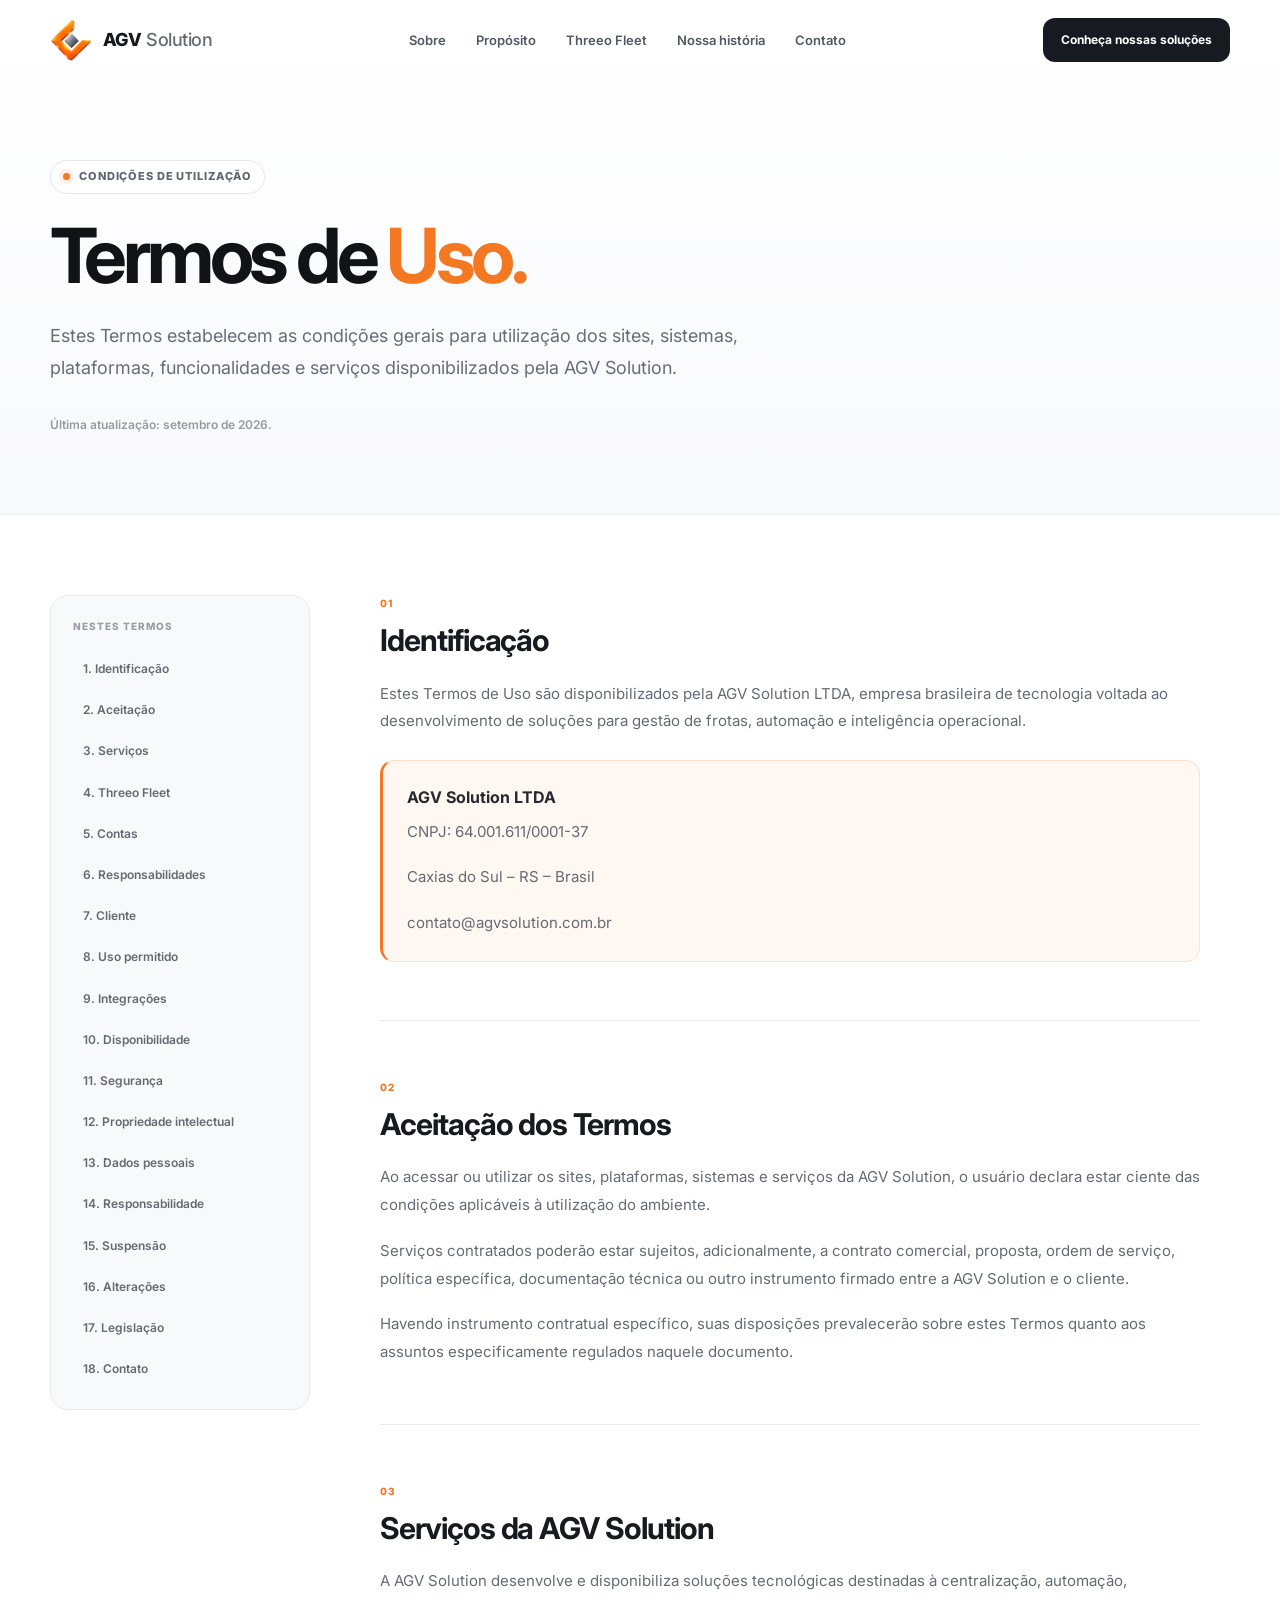
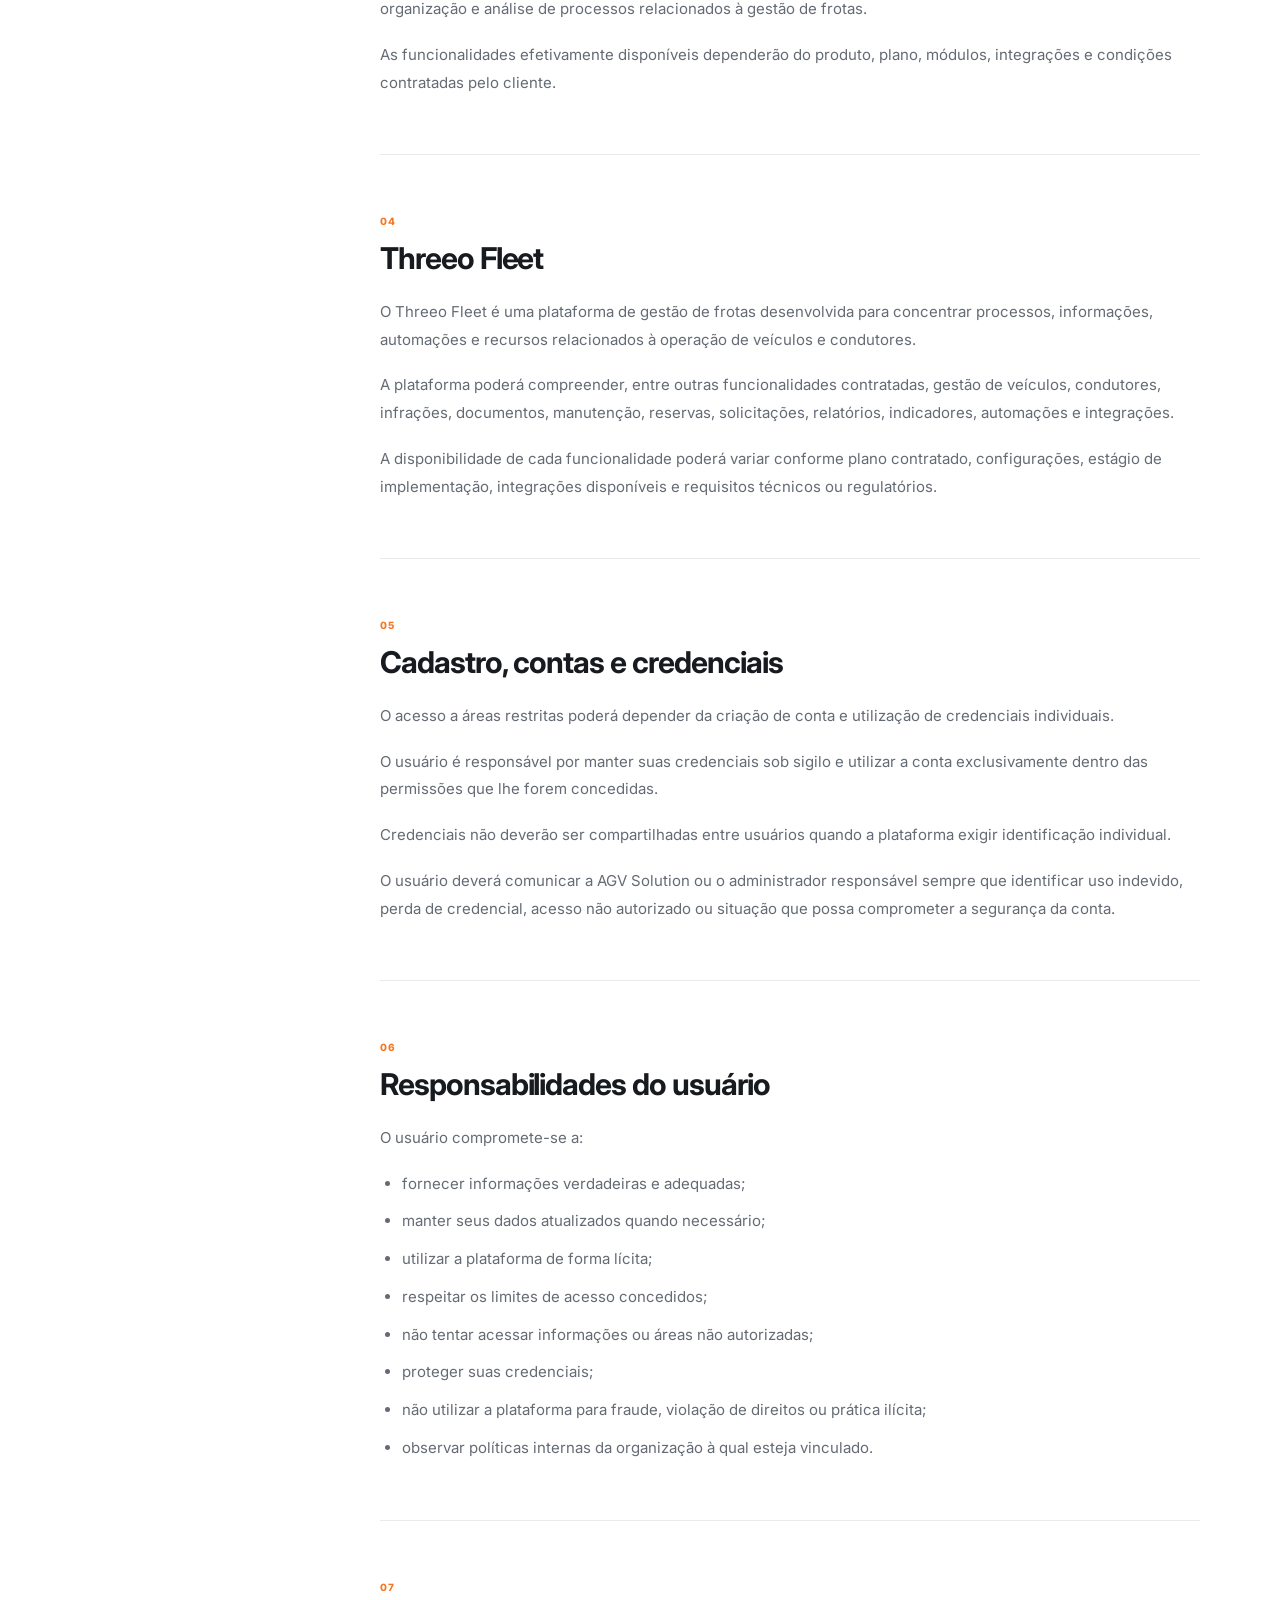
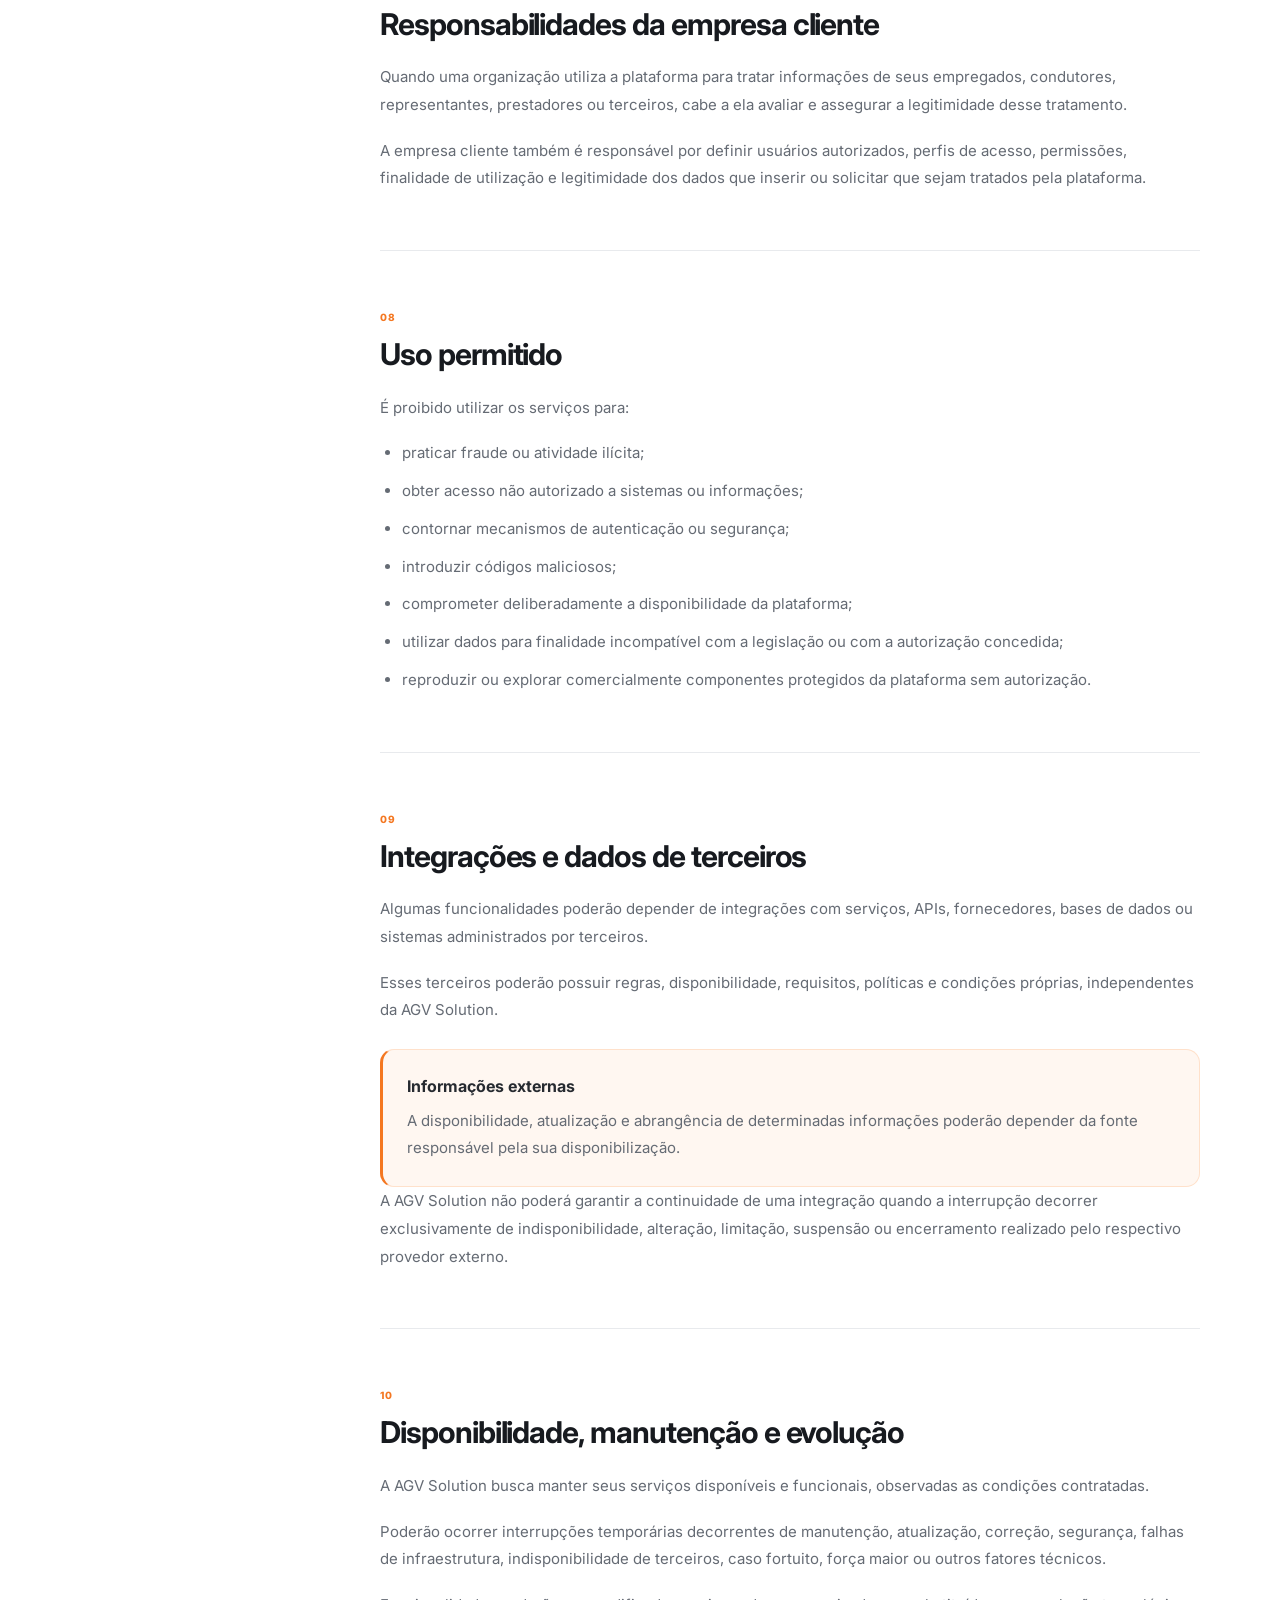
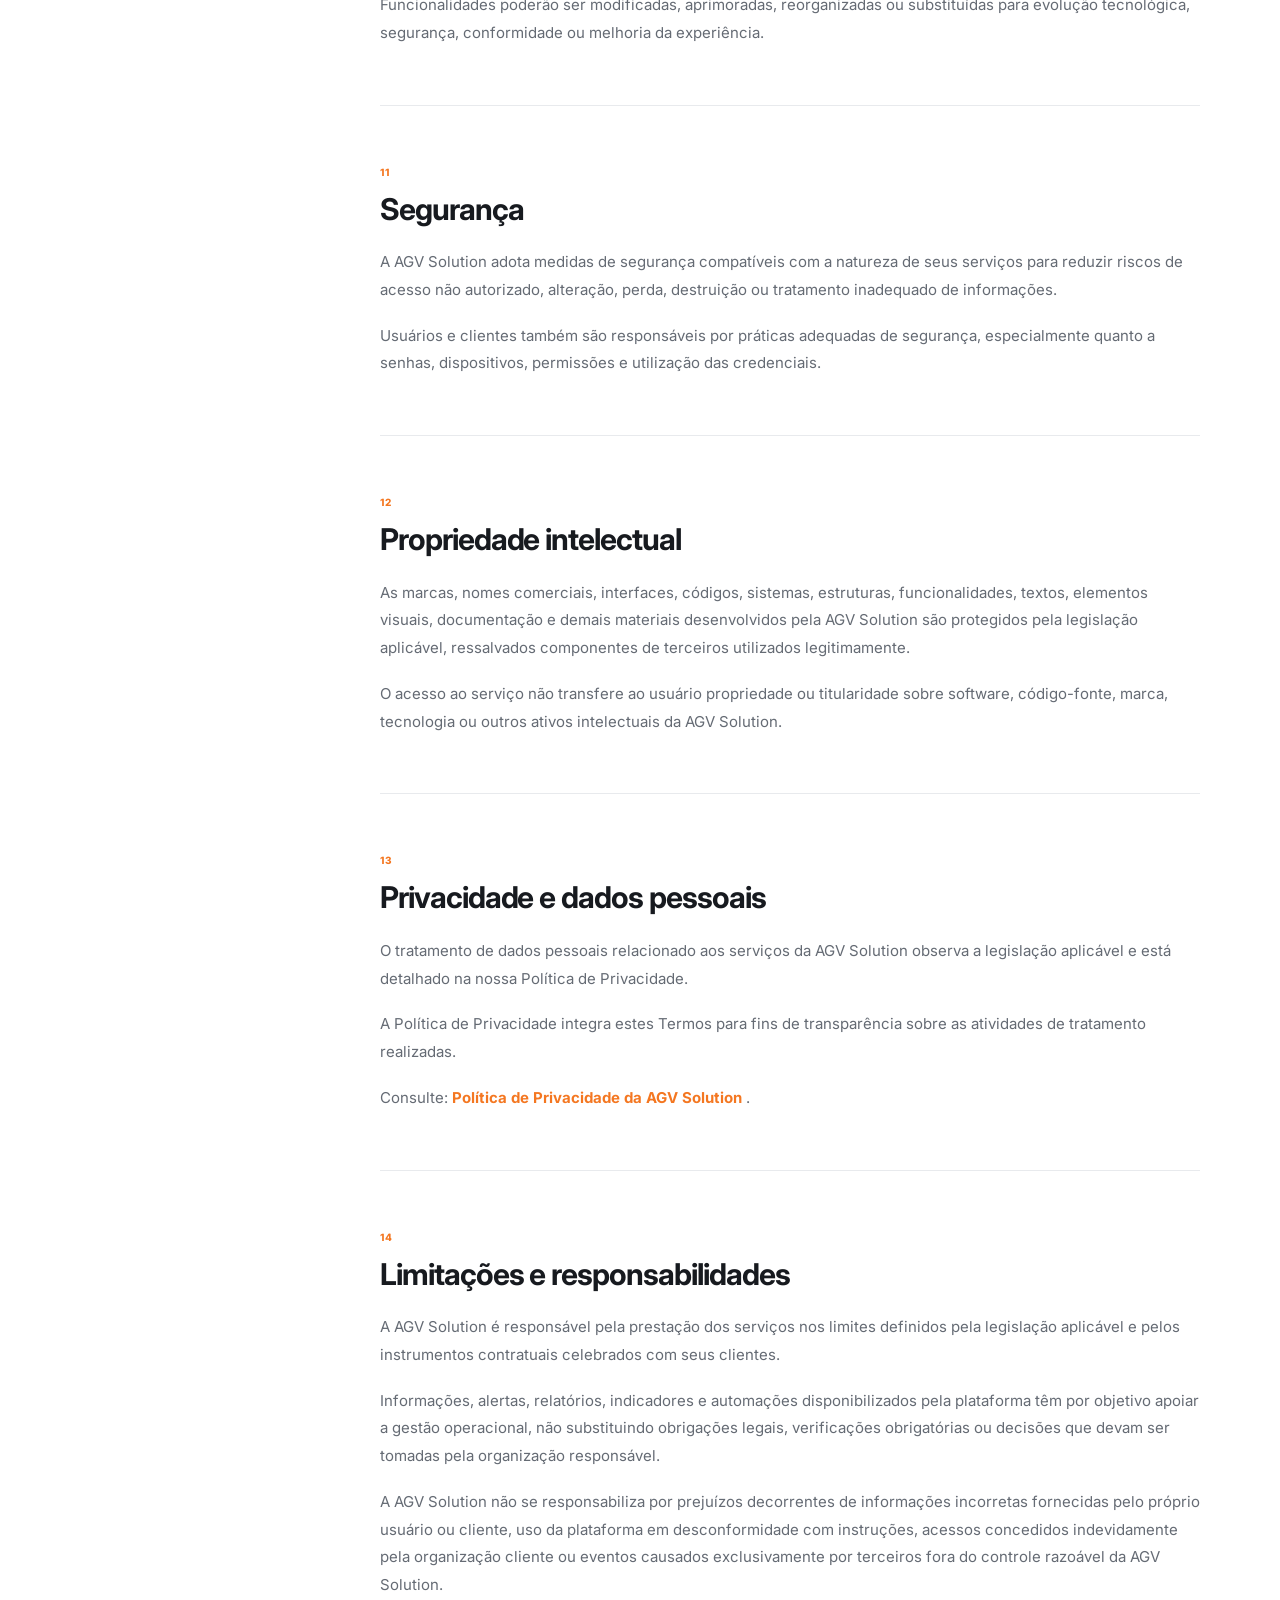
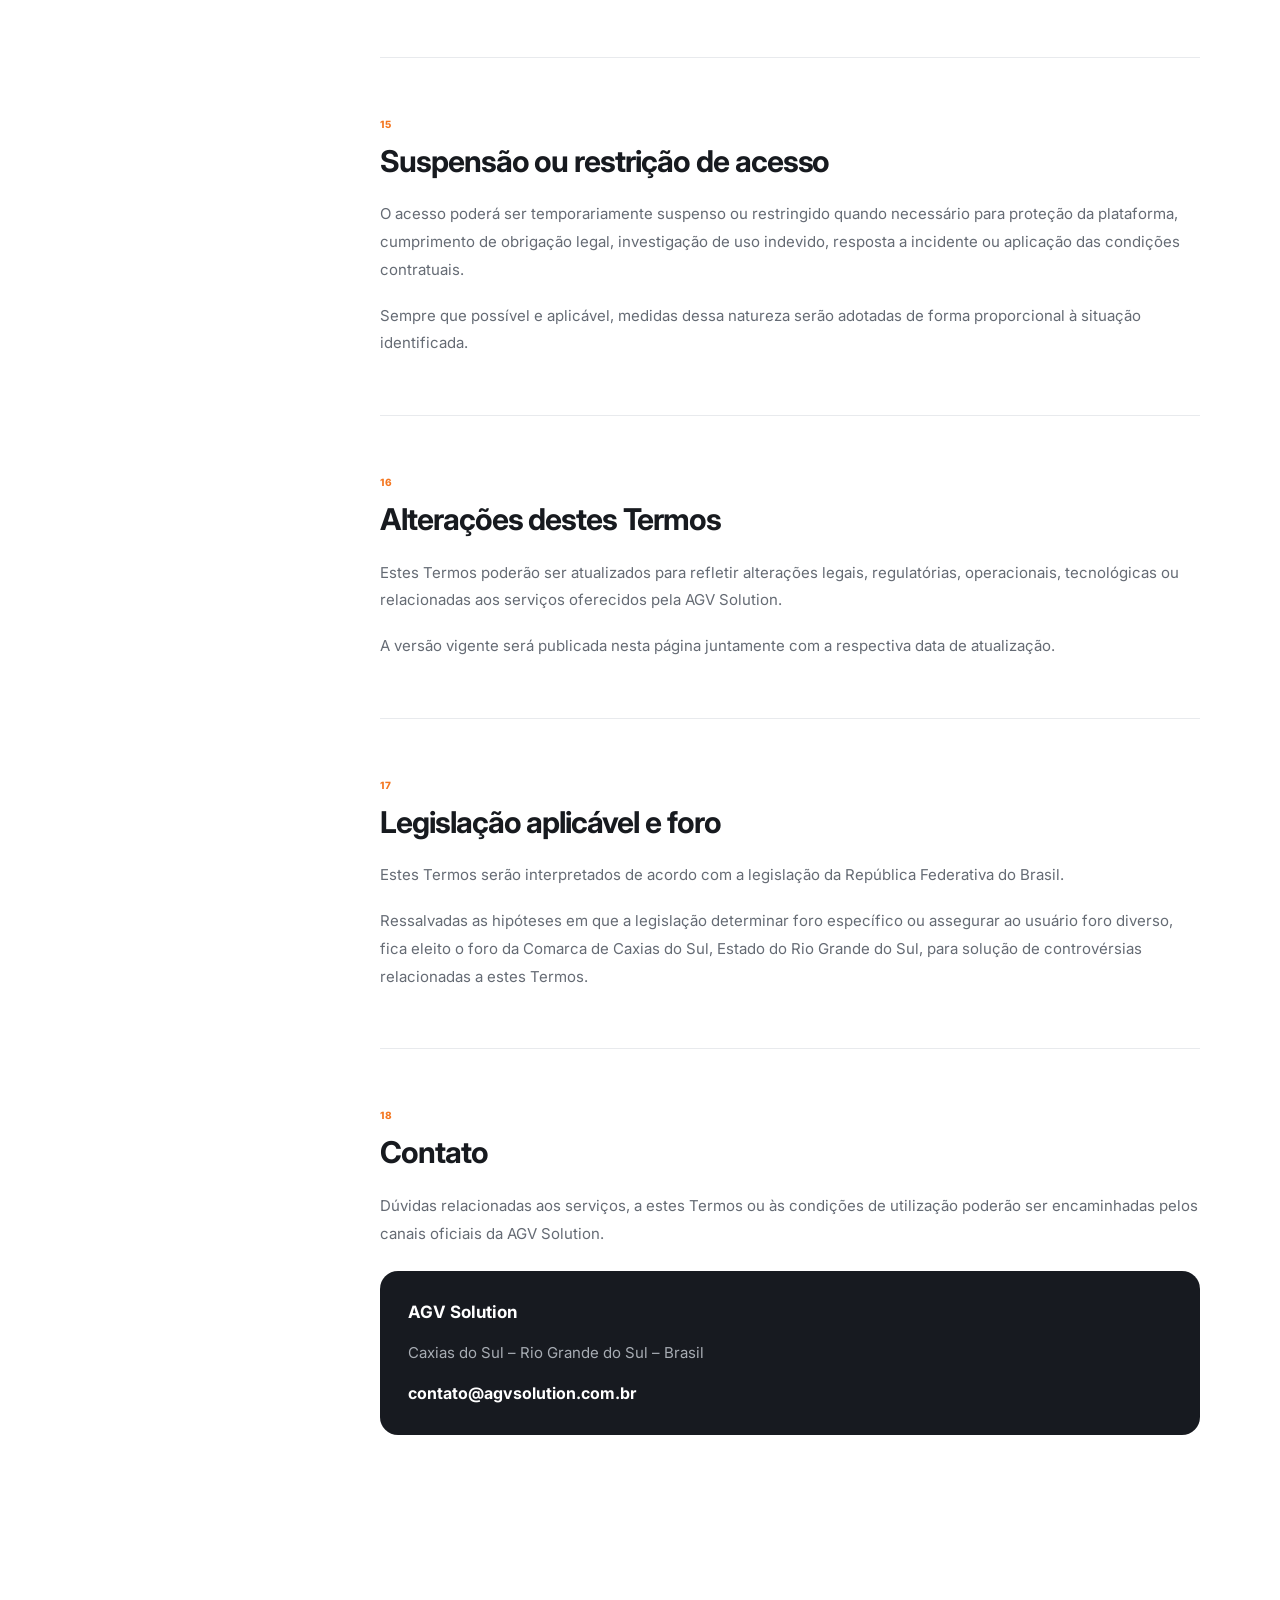
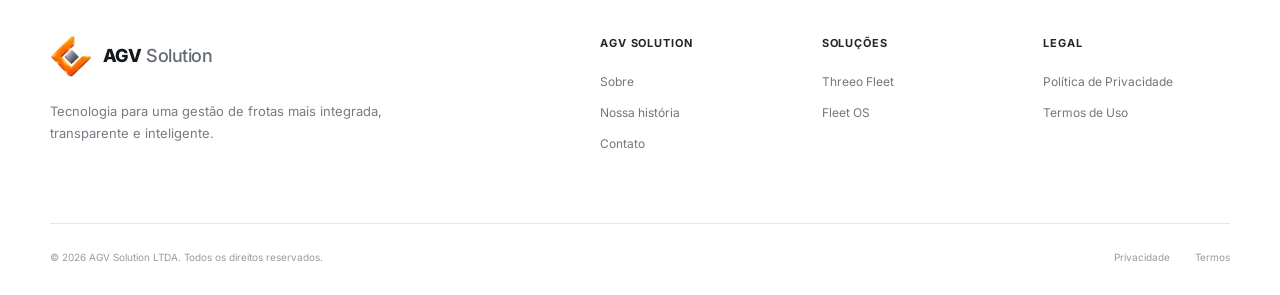
<file: termos.html>
<!DOCTYPE html>
<html lang="pt-BR">

<head>
    <meta charset="UTF-8">

    <meta
        name="viewport"
        content="width=device-width, initial-scale=1.0"
    >

    <meta
        name="description"
        content="Termos de Uso dos sites, plataformas, produtos e serviços da AGV Solution."
    >

    <meta
        name="author"
        content="AGV Solution LTDA"
    >

    <meta
        name="theme-color"
        content="#f47721"
    >

    <title>
        Termos de Uso | AGV Solution
    </title>


    <!-- =====================================================
         FAVICONS
    ====================================================== -->

    <link
        rel="icon"
        type="image/png"
        sizes="32x32"
        href="./assets/icons/favicon-32x32.png"
    >

    <link
        rel="icon"
        type="image/png"
        sizes="16x16"
        href="./assets/icons/favicon-16x16.png"
    >

    <link
        rel="shortcut icon"
        href="./assets/icons/favicon.ico"
    >

    <link
        rel="apple-touch-icon"
        href="./assets/icons/apple-touch-icon.png"
    >

    <link
        rel="manifest"
        href="./assets/icons/site.webmanifest"
    >


    <!-- =====================================================
         FONTES
    ====================================================== -->

    <link
        rel="preconnect"
        href="https://fonts.googleapis.com"
    >

    <link
        rel="preconnect"
        href="https://fonts.gstatic.com"
        crossorigin
    >

    <link
        href="https://fonts.googleapis.com/css2?family=Inter:wght@400;500;600;700;800&display=swap"
        rel="stylesheet"
    >


    <!-- =====================================================
         CSS PRINCIPAL
    ====================================================== -->

    <link
        rel="stylesheet"
        href="./css/style.css"
    >


    <!-- =====================================================
         CSS ESPECÍFICO
    ====================================================== -->

    <style>

        .legal-hero {
            padding: 160px 0 80px;

            background:
                linear-gradient(
                    180deg,
                    #ffffff 0%,
                    #f8f9fb 100%
                );

            border-bottom: 1px solid #eceef0;
        }

        .legal-hero-content {
            max-width: 840px;
        }

        .legal-badge {
            display: inline-flex;
            align-items: center;
            gap: 9px;

            margin-bottom: 24px;
            padding: 7px 12px;

            color: #5f6670;
            background: #ffffff;

            border: 1px solid #e5e7ea;
            border-radius: 100px;

            font-size: 11px;
            font-weight: 800;
            letter-spacing: 0.08em;
            text-transform: uppercase;
        }

        .legal-badge::before {
            content: "";

            width: 7px;
            height: 7px;

            background: var(--orange);

            border-radius: 50%;

            box-shadow:
                0 0 0 4px rgba(244, 119, 33, 0.12);
        }

        .legal-hero h1 {
            color: var(--black);

            font-size: clamp(46px, 6vw, 76px);
            line-height: 0.98;
            letter-spacing: -0.06em;
        }

        .legal-hero h1 span {
            color: var(--orange);
        }

        .legal-hero-description {
            max-width: 720px;

            margin-top: 28px;

            color: #686e77;

            font-size: 18px;
            line-height: 1.8;
        }

        .legal-update {
            margin-top: 30px;

            color: #959aa1;

            font-size: 12px;
            font-weight: 600;
        }

        .legal-page {
            padding: 80px 0 120px;
        }

        .legal-layout {
            display: grid;
            grid-template-columns: 260px minmax(0, 1fr);
            gap: 70px;

            align-items: start;
        }

        .legal-sidebar {
            position: sticky;
            top: 115px;

            padding: 22px;

            background: #f8f9fa;

            border: 1px solid #e7e9ec;
            border-radius: 18px;
        }

        .legal-sidebar-title {
            display: block;

            margin-bottom: 16px;

            color: #999ea5;

            font-size: 10px;
            font-weight: 800;
            letter-spacing: 0.1em;
            text-transform: uppercase;
        }

        .legal-sidebar nav {
            display: flex;
            flex-direction: column;
            gap: 4px;
        }

        .legal-sidebar a {
            padding: 9px 10px;

            color: #646a72;

            border-radius: 9px;

            font-size: 12px;
            font-weight: 600;

            transition:
                color 0.2s ease,
                background 0.2s ease;
        }

        .legal-sidebar a:hover {
            color: var(--orange);
            background: #ffffff;
        }

        .legal-content {
            max-width: 820px;
        }

        .legal-section {
            padding-bottom: 58px;
            margin-bottom: 58px;

            border-bottom: 1px solid #e8eaed;
        }

        .legal-section:last-child {
            padding-bottom: 0;
            margin-bottom: 0;

            border-bottom: 0;
        }

        .legal-number {
            display: block;

            margin-bottom: 12px;

            color: var(--orange);

            font-size: 10px;
            font-weight: 800;
            letter-spacing: 0.08em;
        }

        .legal-section h2 {
            margin-bottom: 22px;

            color: #171a1f;

            font-size: 30px;
            line-height: 1.15;
            letter-spacing: -0.035em;
        }

        .legal-section h3 {
            margin-top: 30px;
            margin-bottom: 12px;

            color: #24282e;

            font-size: 17px;
        }

        .legal-section p,
        .legal-section li {
            color: #656b74;

            font-size: 15px;
            line-height: 1.85;
        }

        .legal-section p + p {
            margin-top: 18px;
        }

        .legal-section ul {
            display: flex;
            flex-direction: column;
            gap: 10px;

            margin: 18px 0 0 22px;
        }

        .legal-highlight {
            margin-top: 25px;
            padding: 24px;

            background: #fff7f1;

            border: 1px solid #ffe1cb;
            border-left: 3px solid var(--orange);
            border-radius: 14px;
        }

        .legal-highlight strong {
            display: block;

            margin-bottom: 7px;

            color: #262a30;
        }

        .legal-contact {
            margin-top: 24px;
            padding: 28px;

            color: #ffffff;
            background: var(--dark);

            border-radius: 18px;
        }

        .legal-contact h3 {
            margin: 0 0 12px;

            color: #ffffff;
        }

        .legal-contact p {
            color: #a7acb3;
        }

        .legal-contact a {
            display: inline-block;

            margin-top: 15px;

            color: #ffffff;

            font-weight: 700;
        }

        .legal-contact a:hover {
            color: var(--orange);
        }


        @media (max-width: 900px) {

            .legal-layout {
                grid-template-columns: 1fr;
            }

            .legal-sidebar {
                position: static;
            }

            .legal-sidebar nav {
                display: grid;
                grid-template-columns: 1fr 1fr;
            }

        }


        @media (max-width: 620px) {

            .legal-hero {
                padding: 125px 0 65px;
            }

            .legal-hero h1 {
                font-size: 46px;
            }

            .legal-page {
                padding-top: 55px;
            }

            .legal-sidebar nav {
                grid-template-columns: 1fr;
            }

            .legal-section h2 {
                font-size: 26px;
            }

        }

    </style>

</head>


<body>


    <!-- =========================================================
         HEADER
    ========================================================== -->

    <header
        class="header scrolled"
        id="header"
    >

        <div class="container header-container">

            <a
                href="./index.html"
                class="brand"
                aria-label="AGV Solution"
            >

                <img
                    src="./assets/icons/android-chrome-192x192.png"
                    alt=""
                    class="brand-symbol-image"
                >

                <div class="brand-text">
                    <strong>AGV</strong>
                    <span>Solution</span>
                </div>

            </a>


            <nav
                class="desktop-nav"
                aria-label="Navegação principal"
            >

                <a href="./index.html#sobre">
                    Sobre
                </a>

                <a href="./index.html#proposito">
                    Propósito
                </a>

                <a href="./index.html#threeo">
                    Threeo Fleet
                </a>

                <a href="./index.html#historia">
                    Nossa história
                </a>

                <a href="./contato.html">
                    Contato
                </a>

            </nav>


            <div class="header-actions">

                <a
                    href="./solucoes.html"
                    class="btn btn-header"
                >
                    Conheça nossas soluções
                </a>

                <button
                    class="menu-button"
                    id="menuButton"
                    type="button"
                    aria-label="Abrir menu"
                    aria-expanded="false"
                >
                    <span></span>
                    <span></span>
                    <span></span>
                </button>

            </div>

        </div>


        <div
            class="mobile-menu"
            id="mobileMenu"
            aria-hidden="true"
        >

            <a href="./index.html#sobre">
                Sobre
            </a>

            <a href="./index.html#proposito">
                Propósito
            </a>

            <a href="./solucoes.html">
                Threeo Fleet
            </a>

            <a href="./index.html#historia">
                Nossa história
            </a>

            <a href="./contato.html">
                Contato
            </a>

        </div>

    </header>



    <main>


        <!-- =====================================================
             HERO
        ====================================================== -->

        <section class="legal-hero">

            <div class="container">

                <div class="legal-hero-content">

                    <div class="legal-badge">
                        Condições de utilização
                    </div>

                    <h1>
                        Termos de
                        <span>Uso.</span>
                    </h1>

                    <p class="legal-hero-description">

                        Estes Termos estabelecem as condições gerais para
                        utilização dos sites, sistemas, plataformas,
                        funcionalidades e serviços disponibilizados pela
                        AGV Solution.

                    </p>

                    <p class="legal-update">
                        Última atualização: setembro de 2026.
                    </p>

                </div>

            </div>

        </section>



        <!-- =====================================================
             TERMOS
        ====================================================== -->

        <section class="legal-page">

            <div class="container legal-layout">


                <aside class="legal-sidebar">

                    <span class="legal-sidebar-title">
                        Nestes termos
                    </span>

                    <nav>

                        <a href="#identificacao">
                            1. Identificação
                        </a>

                        <a href="#aceitacao">
                            2. Aceitação
                        </a>

                        <a href="#servicos">
                            3. Serviços
                        </a>

                        <a href="#threeo">
                            4. Threeo Fleet
                        </a>

                        <a href="#contas">
                            5. Contas
                        </a>

                        <a href="#usuario">
                            6. Responsabilidades
                        </a>

                        <a href="#cliente">
                            7. Cliente
                        </a>

                        <a href="#uso">
                            8. Uso permitido
                        </a>

                        <a href="#integracoes">
                            9. Integrações
                        </a>

                        <a href="#disponibilidade">
                            10. Disponibilidade
                        </a>

                        <a href="#seguranca">
                            11. Segurança
                        </a>

                        <a href="#propriedade">
                            12. Propriedade intelectual
                        </a>

                        <a href="#dados">
                            13. Dados pessoais
                        </a>

                        <a href="#responsabilidade">
                            14. Responsabilidade
                        </a>

                        <a href="#suspensao">
                            15. Suspensão
                        </a>

                        <a href="#alteracoes">
                            16. Alterações
                        </a>

                        <a href="#legislacao">
                            17. Legislação
                        </a>

                        <a href="#contato-termos">
                            18. Contato
                        </a>

                    </nav>

                </aside>



                <div class="legal-content">


                    <!-- 1 -->

                    <section
                        class="legal-section"
                        id="identificacao"
                    >

                        <span class="legal-number">
                            01
                        </span>

                        <h2>
                            Identificação
                        </h2>

                        <p>

                            Estes Termos de Uso são disponibilizados pela
                            AGV Solution LTDA, empresa brasileira de tecnologia
                            voltada ao desenvolvimento de soluções para gestão
                            de frotas, automação e inteligência operacional.

                        </p>


                        <div class="legal-highlight">

                            <strong>
                                AGV Solution LTDA
                            </strong>

                            <p>
                                CNPJ: 64.001.611/0001-37
                            </p>

                            <p>
                                Caxias do Sul – RS – Brasil
                            </p>

                            <p>
                                contato@agvsolution.com.br
                            </p>

                        </div>

                    </section>



                    <!-- 2 -->

                    <section
                        class="legal-section"
                        id="aceitacao"
                    >

                        <span class="legal-number">
                            02
                        </span>

                        <h2>
                            Aceitação dos Termos
                        </h2>

                        <p>

                            Ao acessar ou utilizar os sites, plataformas,
                            sistemas e serviços da AGV Solution, o usuário
                            declara estar ciente das condições aplicáveis
                            à utilização do ambiente.

                        </p>

                        <p>

                            Serviços contratados poderão estar sujeitos,
                            adicionalmente, a contrato comercial, proposta,
                            ordem de serviço, política específica,
                            documentação técnica ou outro instrumento firmado
                            entre a AGV Solution e o cliente.

                        </p>

                        <p>

                            Havendo instrumento contratual específico,
                            suas disposições prevalecerão sobre estes Termos
                            quanto aos assuntos especificamente regulados
                            naquele documento.

                        </p>

                    </section>



                    <!-- 3 -->

                    <section
                        class="legal-section"
                        id="servicos"
                    >

                        <span class="legal-number">
                            03
                        </span>

                        <h2>
                            Serviços da AGV Solution
                        </h2>

                        <p>

                            A AGV Solution desenvolve e disponibiliza soluções
                            tecnológicas destinadas à centralização,
                            automação, organização e análise de processos
                            relacionados à gestão de frotas.

                        </p>

                        <p>

                            As funcionalidades efetivamente disponíveis
                            dependerão do produto, plano, módulos,
                            integrações e condições contratadas pelo cliente.

                        </p>

                    </section>



                    <!-- 4 -->

                    <section
                        class="legal-section"
                        id="threeo"
                    >

                        <span class="legal-number">
                            04
                        </span>

                        <h2>
                            Threeo Fleet
                        </h2>

                        <p>

                            O Threeo Fleet é uma plataforma de gestão de
                            frotas desenvolvida para concentrar processos,
                            informações, automações e recursos relacionados
                            à operação de veículos e condutores.

                        </p>

                        <p>

                            A plataforma poderá compreender, entre outras
                            funcionalidades contratadas, gestão de veículos,
                            condutores, infrações, documentos, manutenção,
                            reservas, solicitações, relatórios, indicadores,
                            automações e integrações.

                        </p>

                        <p>

                            A disponibilidade de cada funcionalidade poderá
                            variar conforme plano contratado, configurações,
                            estágio de implementação, integrações disponíveis
                            e requisitos técnicos ou regulatórios.

                        </p>

                    </section>



                    <!-- 5 -->

                    <section
                        class="legal-section"
                        id="contas"
                    >

                        <span class="legal-number">
                            05
                        </span>

                        <h2>
                            Cadastro, contas e credenciais
                        </h2>

                        <p>

                            O acesso a áreas restritas poderá depender da
                            criação de conta e utilização de credenciais
                            individuais.

                        </p>

                        <p>

                            O usuário é responsável por manter suas credenciais
                            sob sigilo e utilizar a conta exclusivamente
                            dentro das permissões que lhe forem concedidas.

                        </p>

                        <p>

                            Credenciais não deverão ser compartilhadas entre
                            usuários quando a plataforma exigir identificação
                            individual.

                        </p>

                        <p>

                            O usuário deverá comunicar a AGV Solution ou o
                            administrador responsável sempre que identificar
                            uso indevido, perda de credencial, acesso
                            não autorizado ou situação que possa comprometer
                            a segurança da conta.

                        </p>

                    </section>



                    <!-- 6 -->

                    <section
                        class="legal-section"
                        id="usuario"
                    >

                        <span class="legal-number">
                            06
                        </span>

                        <h2>
                            Responsabilidades do usuário
                        </h2>

                        <p>
                            O usuário compromete-se a:
                        </p>

                        <ul>

                            <li>
                                fornecer informações verdadeiras e adequadas;
                            </li>

                            <li>
                                manter seus dados atualizados quando necessário;
                            </li>

                            <li>
                                utilizar a plataforma de forma lícita;
                            </li>

                            <li>
                                respeitar os limites de acesso concedidos;
                            </li>

                            <li>
                                não tentar acessar informações ou áreas
                                não autorizadas;
                            </li>

                            <li>
                                proteger suas credenciais;
                            </li>

                            <li>
                                não utilizar a plataforma para fraude,
                                violação de direitos ou prática ilícita;
                            </li>

                            <li>
                                observar políticas internas da organização
                                à qual esteja vinculado.
                            </li>

                        </ul>

                    </section>



                    <!-- 7 -->

                    <section
                        class="legal-section"
                        id="cliente"
                    >

                        <span class="legal-number">
                            07
                        </span>

                        <h2>
                            Responsabilidades da empresa cliente
                        </h2>

                        <p>

                            Quando uma organização utiliza a plataforma para
                            tratar informações de seus empregados, condutores,
                            representantes, prestadores ou terceiros, cabe a
                            ela avaliar e assegurar a legitimidade desse
                            tratamento.

                        </p>

                        <p>

                            A empresa cliente também é responsável por definir
                            usuários autorizados, perfis de acesso, permissões,
                            finalidade de utilização e legitimidade dos dados
                            que inserir ou solicitar que sejam tratados pela
                            plataforma.

                        </p>

                    </section>



                    <!-- 8 -->

                    <section
                        class="legal-section"
                        id="uso"
                    >

                        <span class="legal-number">
                            08
                        </span>

                        <h2>
                            Uso permitido
                        </h2>

                        <p>
                            É proibido utilizar os serviços para:
                        </p>

                        <ul>

                            <li>
                                praticar fraude ou atividade ilícita;
                            </li>

                            <li>
                                obter acesso não autorizado a sistemas
                                ou informações;
                            </li>

                            <li>
                                contornar mecanismos de autenticação
                                ou segurança;
                            </li>

                            <li>
                                introduzir códigos maliciosos;
                            </li>

                            <li>
                                comprometer deliberadamente a disponibilidade
                                da plataforma;
                            </li>

                            <li>
                                utilizar dados para finalidade incompatível
                                com a legislação ou com a autorização
                                concedida;
                            </li>

                            <li>
                                reproduzir ou explorar comercialmente
                                componentes protegidos da plataforma sem
                                autorização.
                            </li>

                        </ul>

                    </section>



                    <!-- 9 -->

                    <section
                        class="legal-section"
                        id="integracoes"
                    >

                        <span class="legal-number">
                            09
                        </span>

                        <h2>
                            Integrações e dados de terceiros
                        </h2>

                        <p>

                            Algumas funcionalidades poderão depender de
                            integrações com serviços, APIs, fornecedores,
                            bases de dados ou sistemas administrados por
                            terceiros.

                        </p>

                        <p>

                            Esses terceiros poderão possuir regras,
                            disponibilidade, requisitos, políticas e condições
                            próprias, independentes da AGV Solution.

                        </p>


                        <div class="legal-highlight">

                            <strong>
                                Informações externas
                            </strong>

                            <p>

                                A disponibilidade, atualização e abrangência
                                de determinadas informações poderão depender
                                da fonte responsável pela sua disponibilização.

                            </p>

                        </div>


                        <p>

                            A AGV Solution não poderá garantir a continuidade
                            de uma integração quando a interrupção decorrer
                            exclusivamente de indisponibilidade, alteração,
                            limitação, suspensão ou encerramento realizado
                            pelo respectivo provedor externo.

                        </p>

                    </section>



                    <!-- 10 -->

                    <section
                        class="legal-section"
                        id="disponibilidade"
                    >

                        <span class="legal-number">
                            10
                        </span>

                        <h2>
                            Disponibilidade, manutenção e evolução
                        </h2>

                        <p>

                            A AGV Solution busca manter seus serviços
                            disponíveis e funcionais, observadas as condições
                            contratadas.

                        </p>

                        <p>

                            Poderão ocorrer interrupções temporárias decorrentes
                            de manutenção, atualização, correção, segurança,
                            falhas de infraestrutura, indisponibilidade de
                            terceiros, caso fortuito, força maior ou outros
                            fatores técnicos.

                        </p>

                        <p>

                            Funcionalidades poderão ser modificadas,
                            aprimoradas, reorganizadas ou substituídas
                            para evolução tecnológica, segurança,
                            conformidade ou melhoria da experiência.

                        </p>

                    </section>



                    <!-- 11 -->

                    <section
                        class="legal-section"
                        id="seguranca"
                    >

                        <span class="legal-number">
                            11
                        </span>

                        <h2>
                            Segurança
                        </h2>

                        <p>

                            A AGV Solution adota medidas de segurança
                            compatíveis com a natureza de seus serviços
                            para reduzir riscos de acesso não autorizado,
                            alteração, perda, destruição ou tratamento
                            inadequado de informações.

                        </p>

                        <p>

                            Usuários e clientes também são responsáveis
                            por práticas adequadas de segurança, especialmente
                            quanto a senhas, dispositivos, permissões e
                            utilização das credenciais.

                        </p>

                    </section>



                    <!-- 12 -->

                    <section
                        class="legal-section"
                        id="propriedade"
                    >

                        <span class="legal-number">
                            12
                        </span>

                        <h2>
                            Propriedade intelectual
                        </h2>

                        <p>

                            As marcas, nomes comerciais, interfaces, códigos,
                            sistemas, estruturas, funcionalidades, textos,
                            elementos visuais, documentação e demais materiais
                            desenvolvidos pela AGV Solution são protegidos
                            pela legislação aplicável, ressalvados componentes
                            de terceiros utilizados legitimamente.

                        </p>

                        <p>

                            O acesso ao serviço não transfere ao usuário
                            propriedade ou titularidade sobre software,
                            código-fonte, marca, tecnologia ou outros ativos
                            intelectuais da AGV Solution.

                        </p>

                    </section>



                    <!-- 13 -->

                    <section
                        class="legal-section"
                        id="dados"
                    >

                        <span class="legal-number">
                            13
                        </span>

                        <h2>
                            Privacidade e dados pessoais
                        </h2>

                        <p>

                            O tratamento de dados pessoais relacionado aos
                            serviços da AGV Solution observa a legislação
                            aplicável e está detalhado na nossa Política
                            de Privacidade.

                        </p>

                        <p>

                            A Política de Privacidade integra estes Termos
                            para fins de transparência sobre as atividades
                            de tratamento realizadas.

                        </p>

                        <p>
                            Consulte:
                            <a
                                href="./privacidade.html"
                                style="color: #f47721; font-weight: 700;"
                            >
                                Política de Privacidade da AGV Solution
                            </a>.
                        </p>

                    </section>



                    <!-- 14 -->

                    <section
                        class="legal-section"
                        id="responsabilidade"
                    >

                        <span class="legal-number">
                            14
                        </span>

                        <h2>
                            Limitações e responsabilidades
                        </h2>

                        <p>

                            A AGV Solution é responsável pela prestação
                            dos serviços nos limites definidos pela legislação
                            aplicável e pelos instrumentos contratuais
                            celebrados com seus clientes.

                        </p>

                        <p>

                            Informações, alertas, relatórios, indicadores
                            e automações disponibilizados pela plataforma
                            têm por objetivo apoiar a gestão operacional,
                            não substituindo obrigações legais, verificações
                            obrigatórias ou decisões que devam ser tomadas
                            pela organização responsável.

                        </p>

                        <p>

                            A AGV Solution não se responsabiliza por prejuízos
                            decorrentes de informações incorretas fornecidas
                            pelo próprio usuário ou cliente, uso da plataforma
                            em desconformidade com instruções, acessos
                            concedidos indevidamente pela organização cliente
                            ou eventos causados exclusivamente por terceiros
                            fora do controle razoável da AGV Solution.

                        </p>

                    </section>



                    <!-- 15 -->

                    <section
                        class="legal-section"
                        id="suspensao"
                    >

                        <span class="legal-number">
                            15
                        </span>

                        <h2>
                            Suspensão ou restrição de acesso
                        </h2>

                        <p>

                            O acesso poderá ser temporariamente suspenso ou
                            restringido quando necessário para proteção da
                            plataforma, cumprimento de obrigação legal,
                            investigação de uso indevido, resposta a incidente
                            ou aplicação das condições contratuais.

                        </p>

                        <p>

                            Sempre que possível e aplicável, medidas dessa
                            natureza serão adotadas de forma proporcional
                            à situação identificada.

                        </p>

                    </section>



                    <!-- 16 -->

                    <section
                        class="legal-section"
                        id="alteracoes"
                    >

                        <span class="legal-number">
                            16
                        </span>

                        <h2>
                            Alterações destes Termos
                        </h2>

                        <p>

                            Estes Termos poderão ser atualizados para refletir
                            alterações legais, regulatórias, operacionais,
                            tecnológicas ou relacionadas aos serviços
                            oferecidos pela AGV Solution.

                        </p>

                        <p>

                            A versão vigente será publicada nesta página
                            juntamente com a respectiva data de atualização.

                        </p>

                    </section>



                    <!-- 17 -->

                    <section
                        class="legal-section"
                        id="legislacao"
                    >

                        <span class="legal-number">
                            17
                        </span>

                        <h2>
                            Legislação aplicável e foro
                        </h2>

                        <p>

                            Estes Termos serão interpretados de acordo com
                            a legislação da República Federativa do Brasil.

                        </p>

                        <p>

                            Ressalvadas as hipóteses em que a legislação
                            determinar foro específico ou assegurar ao usuário
                            foro diverso, fica eleito o foro da Comarca de
                            Caxias do Sul, Estado do Rio Grande do Sul,
                            para solução de controvérsias relacionadas
                            a estes Termos.

                        </p>

                    </section>



                    <!-- 18 -->

                    <section
                        class="legal-section"
                        id="contato-termos"
                    >

                        <span class="legal-number">
                            18
                        </span>

                        <h2>
                            Contato
                        </h2>

                        <p>

                            Dúvidas relacionadas aos serviços, a estes Termos
                            ou às condições de utilização poderão ser
                            encaminhadas pelos canais oficiais da
                            AGV Solution.

                        </p>


                        <div class="legal-contact">

                            <h3>
                                AGV Solution
                            </h3>

                            <p>
                                Caxias do Sul – Rio Grande do Sul – Brasil
                            </p>

                            <a href="mailto:contato@agvsolution.com.br">
                                contato@agvsolution.com.br
                            </a>

                        </div>

                    </section>

                </div>

            </div>

        </section>

    </main>



    <!-- =========================================================
         FOOTER
    ========================================================== -->

    <footer class="footer">

        <div class="container">

            <div class="footer-top">

                <div class="footer-brand">

                    <a
                        href="./index.html"
                        class="brand footer-logo"
                    >

                        <img
                            src="./assets/icons/android-chrome-192x192.png"
                            alt=""
                            class="brand-symbol-image"
                        >

                        <div class="brand-text">
                            <strong>AGV</strong>
                            <span>Solution</span>
                        </div>

                    </a>

                    <p>
                        Tecnologia para uma gestão de frotas mais integrada,
                        transparente e inteligente.
                    </p>

                </div>


                <div class="footer-navigation">

                    <div class="footer-column">

                        <strong>
                            AGV Solution
                        </strong>

                        <a href="./sobre.html">
                            Sobre
                        </a>

                        <a href="./index.html#historia">
                            Nossa história
                        </a>

                        <a href="./contato.html">
                            Contato
                        </a>

                    </div>


                    <div class="footer-column">

                        <strong>
                            Soluções
                        </strong>

                        <a href="./solucoes.html">
                            Threeo Fleet
                        </a>

                        <a href="./solucoes.html">
                            Fleet OS
                        </a>

                    </div>


                    <div class="footer-column">

                        <strong>
                            Legal
                        </strong>

                        <a href="./privacidade.html">
                            Política de Privacidade
                        </a>

                        <a href="./termos.html">
                            Termos de Uso
                        </a>

                    </div>

                </div>

            </div>


            <div class="footer-bottom">

                <p>
                    © <span id="currentYear"></span>
                    AGV Solution LTDA. Todos os direitos reservados.
                </p>

                <div class="footer-legal">

                    <a href="./privacidade.html">
                        Privacidade
                    </a>

                    <a href="./termos.html">
                        Termos
                    </a>

                </div>

            </div>

        </div>

    </footer>


    <script src="./js/main.js"></script>

</body>

</html>
</file>
<file: css/style.css>
/* ============================================================

   RESET

============================================================ */



* {

    margin: 0;

    padding: 0;

    box-sizing: border-box;

}



html {

    scroll-behavior: smooth;

}



body {

    font-family: "Inter", Arial, sans-serif;

    background: #ffffff;

    color: #15181d;

    line-height: 1.6;

    -webkit-font-smoothing: antialiased;

}



body.menu-open {

    overflow: hidden;

}



a {

    color: inherit;

    text-decoration: none;

}



button,

input,

textarea,

select {

    font: inherit;

}



button {

    border: 0;

}



img {

    display: block;

    max-width: 100%;

}





/* ============================================================

   VARIABLES

============================================================ */



:root {



    --orange: #f47721;

    --orange-dark: #d95f0f;

    --orange-light: #fff4ec;



    --black: #111317;

    --dark: #171a20;

    --dark-2: #20242b;



    --text: #181b20;

    --text-secondary: #646a73;



    --border: #e7e8eb;

    --border-dark: rgba(255,255,255,.09);



    --background-soft: #f7f8fa;



    --white: #ffffff;



    --radius-sm: 12px;

    --radius-md: 20px;

    --radius-lg: 30px;



    --container: 1180px;



    --shadow:

        0 20px 70px rgba(23, 27, 33, .08);

}





/* ============================================================

   GENERAL

============================================================ */



.container {

    width: min(

        calc(100% - 48px),

        var(--container)

    );



    margin: 0 auto;

}



.section {

    padding: 120px 0;

}



.section-label {

    display: inline-flex;

    align-items: center;



    color: var(--orange);



    font-size: 12px;

    font-weight: 800;

    letter-spacing: .13em;

    text-transform: uppercase;



    margin-bottom: 20px;

}



.section-heading {

    max-width: 750px;

    margin-bottom: 64px;

}



.section-heading.centered {

    text-align: center;

    margin-left: auto;

    margin-right: auto;

}



.section-heading h2,

.section-intro h2,

.values-intro h2,

.history-heading h2 {

    font-size: clamp(38px, 5vw, 66px);

    line-height: 1.03;



    letter-spacing: -.055em;



    color: var(--black);

}



.section-heading h2 span,

.section-intro h2 span,

.values-intro h2 span,

.history-heading h2 span {

    color: var(--orange);

}



.section-heading > p {

    margin-top: 24px;



    color: var(--text-secondary);



    font-size: 18px;

    line-height: 1.75;

}



.btn {

    min-height: 52px;



    display: inline-flex;

    align-items: center;

    justify-content: center;

    gap: 12px;



    padding: 0 24px;



    border-radius: 12px;



    font-size: 14px;

    font-weight: 700;



    transition:

        transform .25s ease,

        background .25s ease,

        border-color .25s ease,

        color .25s ease;

}



.btn:hover {

    transform: translateY(-2px);

}



.btn-primary {

    color: white;

    background: var(--orange);

}



.btn-primary:hover {

    background: var(--orange-dark);

}



.btn-secondary {

    color: var(--text);

    border: 1px solid var(--border);

    background: rgba(255,255,255,.75);

}



.btn-secondary:hover {

    border-color: #cfd1d5;

    background: white;

}



.btn-secondary-light {

    color: white;

    border: 1px solid rgba(255,255,255,.16);

}



.btn-secondary-light:hover {

    background: rgba(255,255,255,.08);

}





/* ============================================================

   HEADER

============================================================ */



.header {

    position: fixed;



    top: 0;

    left: 0;

    right: 0;



    z-index: 1000;



    border-bottom: 1px solid transparent;



    transition:

        background .25s ease,

        border-color .25s ease,

        box-shadow .25s ease;

}



.header.scrolled {

    background: rgba(255,255,255,.92);

    backdrop-filter: blur(18px);



    border-color: rgba(0,0,0,.06);



    box-shadow:

        0 10px 40px rgba(0,0,0,.04);

}



.header-container {

    height: 80px;



    display: flex;

    align-items: center;

    justify-content: space-between;

}



.brand {

    display: flex;

    align-items: center;

    gap: 11px;

}



.brand-symbol-image {

    width: 42px;

    height: 42px;



    display: block;



    object-fit: contain;



    flex-shrink: 0;

}



.brand-text {

    display: flex;

    align-items: baseline;

    gap: 5px;



    font-size: 18px;



    letter-spacing: -.03em;

}



.brand-text strong {

    font-weight: 800;

}



.brand-text span {

    color: #656b73;

    font-weight: 500;

}



.desktop-nav {

    display: flex;

    align-items: center;

    gap: 30px;

}



.desktop-nav a {

    color: #525861;



    font-size: 13px;

    font-weight: 600;



    transition: color .2s;

}



.desktop-nav a:hover {

    color: var(--orange);

}



.header-actions {

    display: flex;

    align-items: center;

    gap: 14px;

}



.btn-header {

    min-height: 44px;

    padding: 0 18px;



    color: white;

    background: var(--dark);



    font-size: 12px;

}



.btn-header:hover {

    background: var(--orange);

}



.menu-button {

    width: 42px;

    height: 42px;



    display: none;

    flex-direction: column;

    align-items: center;

    justify-content: center;

    gap: 5px;



    background: transparent;



    cursor: pointer;

}



.menu-button span {

    width: 21px;

    height: 2px;



    display: block;



    background: var(--dark);



    border-radius: 10px;



    transition: .25s;

}



.menu-button.active span:nth-child(1) {

    transform: translateY(7px) rotate(45deg);

}



.menu-button.active span:nth-child(2) {

    opacity: 0;

}



.menu-button.active span:nth-child(3) {

    transform: translateY(-7px) rotate(-45deg);

}



.mobile-menu {

    display: none;

}





/* ============================================================

   HERO

============================================================ */



.hero {

    min-height: 780px;



    position: relative;

    overflow: hidden;



    display: flex;

    align-items: center;



    padding: 150px 0 80px;



    background:

        linear-gradient(

            180deg,

            #ffffff 0%,

            #fafbfc 100%

        );

}



.hero::before {

    content: "";



    width: 100%;

    height: 100%;



    position: absolute;



    inset: 0;



    background-image:

        linear-gradient(

            rgba(0,0,0,.025) 1px,

            transparent 1px

        ),

        linear-gradient(

            90deg,

            rgba(0,0,0,.025) 1px,

            transparent 1px

        );



    background-size: 48px 48px;



    mask-image:

        linear-gradient(

            to bottom,

            black,

            transparent 85%

        );



    pointer-events: none;

}



.hero-glow {

    position: absolute;



    border-radius: 50%;



    filter: blur(40px);



    pointer-events: none;

}



.hero-glow-one {

    width: 350px;

    height: 350px;



    right: 4%;

    top: 12%;



    background: rgba(244,119,33,.13);

}



.hero-glow-two {

    width: 400px;

    height: 400px;



    left: -220px;

    bottom: -150px;



    background: rgba(121,127,137,.10);

}



.hero-container {

    position: relative;

    z-index: 2;



    display: grid;

    grid-template-columns:

        minmax(0, 1.02fr)

        minmax(420px, .98fr);



    gap: 70px;



    align-items: center;

}



.eyebrow {

    width: fit-content;



    display: inline-flex;

    align-items: center;

    gap: 9px;



    padding: 7px 11px;



    margin-bottom: 24px;



    border: 1px solid #e7e8eb;

    border-radius: 100px;



    background: rgba(255,255,255,.75);



    color: #5c626b;



    font-size: 11px;

    font-weight: 700;

    letter-spacing: .06em;

    text-transform: uppercase;

}



.eyebrow-dot {

    width: 6px;

    height: 6px;



    border-radius: 50%;



    background: var(--orange);



    box-shadow:

        0 0 0 4px rgba(244,119,33,.12);

}



.hero h1 {

    max-width: 700px;



    color: var(--black);



    font-size: clamp(54px, 6vw, 86px);

    line-height: .95;



    letter-spacing: -.065em;

}



.hero h1 span {

    display: block;



    color: var(--orange);

}



.hero-description {

    max-width: 610px;



    margin-top: 28px;



    color: #656b74;



    font-size: 18px;

    line-height: 1.75;

}



.hero-actions {

    display: flex;

    flex-wrap: wrap;

    gap: 12px;



    margin-top: 34px;

}



.hero-signature {

    max-width: 570px;



    display: grid;

    grid-template-columns: 42px 1fr;

    gap: 18px;



    align-items: center;



    margin-top: 47px;

}



.signature-line {

    width: 42px;

    height: 1px;



    background: var(--orange);

}



.hero-signature p {

    color: #777c84;



    font-size: 12px;

    line-height: 1.6;

    font-weight: 600;

    letter-spacing: .02em;

}





/* ============================================================

   HERO VISUAL

============================================================ */



.hero-visual {

    min-height: 560px;



    position: relative;



    display: flex;

    align-items: center;

    justify-content: center;

}



.visual-orbit {

    position: absolute;



    border-radius: 50%;

    border: 1px solid rgba(244,119,33,.15);

}



.orbit-one {

    width: 470px;

    height: 470px;

}



.orbit-two {

    width: 570px;

    height: 570px;



    border-color: rgba(0,0,0,.05);

}



.hero-panel {

    width: min(100%, 465px);



    position: relative;

    z-index: 3;



    padding: 20px;



    border: 1px solid rgba(255,255,255,.8);

    border-radius: 26px;



    background:

        linear-gradient(

            145deg,

            rgba(255,255,255,.96),

            rgba(247,248,250,.9)

        );



    box-shadow:

        0 40px 100px rgba(21,24,29,.13),

        inset 0 1px 0 white;

}



.hero-panel-header {

    display: flex;

    justify-content: space-between;

    align-items: center;



    padding: 6px 4px 20px;

}



.hero-panel-header > div:first-child {

    display: flex;

    flex-direction: column;

}



.panel-overline {

    color: #8b9097;



    font-size: 10px;

    font-weight: 700;



    letter-spacing: .08em;

    text-transform: uppercase;

}



.hero-panel-header strong {

    margin-top: 3px;



    font-size: 16px;

}



.panel-status {

    display: flex;

    align-items: center;

    gap: 7px;



    padding: 6px 9px;



    border-radius: 100px;



    color: #535960;

    background: #f4f5f6;



    font-size: 9px;

    font-weight: 700;

}



.panel-status span {

    width: 6px;

    height: 6px;



    border-radius: 50%;

    background: #44a367;

}



.central-system {

    padding: 18px;



    border: 1px solid #eceef0;

    border-radius: 18px;



    background: white;

}



.system-core {

    display: flex;

    align-items: center;

    gap: 14px;



    padding-bottom: 18px;



    border-bottom: 1px solid #eceef0;

}



.core-icon {

    width: 48px;

    height: 48px;



    display: flex;

    align-items: center;

    justify-content: center;



    flex-shrink: 0;

}



.core-icon img {

    width: 100%;

    height: 100%;



    display: block;



    object-fit: contain;

}



.system-core > div:last-child {

    display: flex;

    flex-direction: column;

}



.system-core span {

    color: #979ca3;



    font-size: 9px;

    font-weight: 700;



    text-transform: uppercase;

    letter-spacing: .08em;

}



.system-core strong {

    font-size: 17px;

}



.system-grid {

    display: grid;

    grid-template-columns: 1fr 1fr;

    gap: 10px;



    margin-top: 14px;

}



.system-item {

    min-height: 92px;



    display: flex;

    align-items: flex-start;

    gap: 11px;



    padding: 15px;



    border: 1px solid #edeef0;

    border-radius: 13px;



    background: #fafbfc;

}



.system-number {

    color: var(--orange);



    font-size: 9px;

    font-weight: 800;

}



.system-item > div:last-child {

    display: flex;

    flex-direction: column;

}



.system-item strong {

    font-size: 12px;

}



.system-item span {

    margin-top: 3px;



    color: #93979e;



    font-size: 9px;

}



.panel-bottom {

    display: flex;

    justify-content: space-between;

    align-items: center;



    padding: 20px 5px 3px;

}



.panel-bottom > div:first-child {

    display: flex;

    flex-direction: column;

}



.panel-bottom span {

    color: #9a9fa6;



    font-size: 9px;

    font-weight: 700;



    text-transform: uppercase;

    letter-spacing: .08em;

}



.panel-bottom strong {

    margin-top: 3px;



    font-size: 12px;

}



.panel-arrow {

    width: 36px;

    height: 36px;



    display: flex;

    align-items: center;

    justify-content: center;



    border-radius: 11px;



    color: white;

    background: var(--dark);

}





/* ============================================================

   MANIFESTO

============================================================ */



.manifesto {

    background: white;

}



.manifesto-grid {

    display: grid;

    grid-template-columns: .9fr 1.1fr;

    gap: 100px;

}



.section-intro {

    position: sticky;

    top: 120px;



    align-self: start;

}



.manifesto-content {

    padding-top: 35px;

}



.manifesto-content p {

    margin-bottom: 24px;



    color: #6d727a;



    font-size: 17px;

    line-height: 1.8;

}



.manifesto-content .large-text {

    color: #262a2f;



    font-size: 23px;

    line-height: 1.65;

    font-weight: 500;

}



.manifesto-highlight {

    margin-top: 50px;



    padding: 28px 30px;



    border-left: 3px solid var(--orange);



    background: var(--background-soft);

}



.manifesto-highlight span {

    display: block;



    margin-bottom: 8px;



    color: #92979d;



    font-size: 10px;

    font-weight: 800;



    text-transform: uppercase;

    letter-spacing: .1em;

}



.manifesto-highlight strong {

    color: var(--black);



    font-size: 20px;

    line-height: 1.5;

}





/* ============================================================

   ABOUT

============================================================ */



.about {

    background: var(--background-soft);

}



.about-cards {

    display: grid;

    grid-template-columns: repeat(3, 1fr);

    gap: 18px;

}



.about-card {

    min-height: 355px;



    position: relative;



    padding: 30px;



    border: 1px solid #e6e8eb;

    border-radius: 20px;



    background: white;



    transition:

        transform .3s ease,

        box-shadow .3s ease;

}



.about-card:hover {

    transform: translateY(-7px);



    box-shadow:

        0 20px 60px rgba(0,0,0,.07);

}



.about-card.featured {

    color: white;



    background: var(--dark);

    border-color: var(--dark);

}



.card-index {

    position: absolute;



    top: 25px;

    right: 25px;



    color: #c5c8cc;



    font-size: 10px;

    font-weight: 800;

}



.featured .card-index {

    color: #646a72;

}



.card-icon {

    width: 45px;

    height: 45px;



    display: flex;

    align-items: center;

    justify-content: center;



    margin-bottom: 70px;



    border-radius: 12px;



    color: var(--orange);

    background: var(--orange-light);



    font-size: 19px;

}



.featured .card-icon {

    color: white;

    background: var(--orange);

}



.about-card h3 {

    margin-bottom: 15px;



    font-size: 19px;



    letter-spacing: -.02em;

}



.about-card p {

    color: #71767e;



    font-size: 14px;

    line-height: 1.75;

}



.featured p {

    color: #9ea3aa;

}





/* ============================================================

   PURPOSE

============================================================ */



.purpose-grid {

    display: grid;

    grid-template-columns: repeat(3, 1fr);

    gap: 18px;

}



.purpose-card {

    min-height: 440px;



    display: flex;

    flex-direction: column;



    padding: 32px;



    border: 1px solid var(--border);

    border-radius: 22px;



    background: white;

}



.purpose-card-dark {

    color: white;



    background: var(--dark);

    border-color: var(--dark);

}



.purpose-header {

    display: flex;

    justify-content: space-between;

    align-items: center;



    margin-bottom: auto;

}



.purpose-number {

    color: #b5bac0;



    font-size: 10px;

    font-weight: 800;

}



.purpose-type {

    padding: 6px 9px;



    border-radius: 100px;



    color: var(--orange);

    background: var(--orange-light);



    font-size: 9px;

    font-weight: 800;



    text-transform: uppercase;

    letter-spacing: .08em;

}



.purpose-card-dark .purpose-type {

    color: white;

    background: rgba(244,119,33,.15);

}



.purpose-card h3 {

    margin-top: 100px;

    margin-bottom: 17px;



    font-size: 26px;

    line-height: 1.2;



    letter-spacing: -.035em;

}



.purpose-card p {

    color: #767b82;



    font-size: 14px;

    line-height: 1.75;

}



.purpose-card-dark p {

    color: #989da5;

}





/* ============================================================

   VALUES

============================================================ */



.values {

    background: #fafafa;

}



.values-layout {

    display: grid;

    grid-template-columns: .8fr 1.2fr;

    gap: 100px;

}



.values-intro {

    position: sticky;

    top: 120px;



    align-self: start;

}



.values-intro p {

    max-width: 450px;



    margin-top: 25px;



    color: #747981;



    font-size: 15px;

    line-height: 1.8;

}



.values-list {

    border-top: 1px solid #dddfe2;

}



.value-item {

    display: grid;

    grid-template-columns: 70px 1fr;

    gap: 20px;



    padding: 32px 0;



    border-bottom: 1px solid #dddfe2;

}



.value-number {

    padding-top: 4px;



    color: #b5b9be;



    font-size: 10px;

    font-weight: 800;

}



.value-item h3 {

    margin-bottom: 6px;



    font-size: 19px;

}



.value-item p {

    max-width: 550px;



    color: #7b8088;



    font-size: 14px;

}





/* ============================================================

   THREEO

============================================================ */



.threeo {

    position: relative;

    overflow: hidden;



    color: white;

    background: #111318;

}



.threeo-glow {

    width: 500px;

    height: 500px;



    position: absolute;



    top: -200px;

    right: -140px;



    border-radius: 50%;



    background: rgba(244,119,33,.12);



    filter: blur(80px);

}



.threeo-heading {

    position: relative;

    z-index: 2;



    display: grid;

    grid-template-columns: 1fr .8fr;

    gap: 80px;



    align-items: end;



    margin-bottom: 70px;

}



.product-tag {

    display: inline-block;



    margin-bottom: 16px;



    color: var(--orange);



    font-size: 10px;

    font-weight: 800;



    text-transform: uppercase;

    letter-spacing: .12em;

}



.threeo-heading h2 {

    font-size: clamp(52px, 7vw, 86px);

    line-height: .95;



    letter-spacing: -.06em;

}



.threeo-heading h2 span {

    color: var(--orange);

}



.threeo-heading p {

    color: #999ea5;



    font-size: 16px;

    line-height: 1.8;

}



.fleet-layout {

    display: grid;

    grid-template-columns: 1.3fr .7fr;

    gap: 18px;

}



.fleet-main-card {

    padding: 24px;



    border: 1px solid rgba(255,255,255,.08);

    border-radius: 24px;



    background:

        linear-gradient(

            145deg,

            #1b1e24,

            #15181d

        );

}



.fleet-card-top {

    display: flex;

    justify-content: space-between;

    align-items: flex-start;



    padding: 5px 4px 25px;

}



.fleet-card-top > div:first-child {

    display: flex;

    flex-direction: column;

}



.fleet-card-top span {

    color: #747a83;



    font-size: 9px;

    font-weight: 800;



    letter-spacing: .1em;

    text-transform: uppercase;

}



.fleet-card-top strong {

    margin-top: 4px;



    font-size: 18px;

}







.fleet-screen {

    min-height: 420px;



    display: grid;

    grid-template-columns: 58px 1fr;



    overflow: hidden;



    border: 1px solid rgba(255,255,255,.07);

    border-radius: 17px;



    background: #f5f6f7;

}



.screen-sidebar {

    display: flex;

    flex-direction: column;

    align-items: center;

    gap: 19px;



    padding-top: 16px;



    background: #16191e;

}



.fleet-logo-mini {

    width: 60px;

    height: 60px;



    display: flex;

    align-items: center;

    justify-content: center;



    flex-shrink: 0;



    background: transparent;

    border-radius: 0;

}



.threeo-logo-image {

    width: 100%;

    height: 100%;



    display: block;



    object-fit: contain;

}



.screen-logo {

    width: 44px;

    height: 44px;



    display: flex;

    align-items: center;

    justify-content: center;



    margin-bottom: 16px;



    flex-shrink: 0;



    background: transparent;

    border-radius: 0;

}



.threeo-screen-logo-image {

    width: 100%;

    height: 100%;



    display: block;



    object-fit: contain;

}



.screen-menu {

    width: 18px;

    height: 5px;



    border-radius: 5px;



    background: #444950;

}



.screen-menu.active {

    background: var(--orange);

}



.screen-content {

    padding: 25px;

}



.screen-top {

    display: flex;

    justify-content: space-between;



    margin-bottom: 25px;

}



.screen-top div {

    display: flex;

    flex-direction: column;

    gap: 6px;

}



.screen-top div span:first-child {

    width: 110px;

    height: 11px;



    border-radius: 6px;



    background: #252a31;

}



.screen-top div span:last-child {

    width: 70px;

    height: 6px;



    border-radius: 5px;



    background: #d6d9dd;

}



.screen-top > span {

    width: 65px;

    height: 25px;



    border-radius: 7px;



    background: var(--orange);

}



.screen-kpis {

    display: grid;

    grid-template-columns: repeat(3, 1fr);

    gap: 10px;

}



.fake-kpi {

    height: 82px;



    position: relative;



    padding: 13px;



    border: 1px solid #e1e3e6;

    border-radius: 10px;



    background: white;

}



.fake-kpi span {

    width: 22px;

    height: 22px;



    position: absolute;



    right: 10px;

    top: 10px;



    border-radius: 7px;



    background: var(--orange-light);

}



.fake-kpi strong {

    width: 48px;

    height: 12px;



    display: block;



    margin-top: 7px;



    border-radius: 5px;



    background: #3b4047;

}



.fake-kpi small {

    width: 65px;

    height: 5px;



    display: block;



    margin-top: 10px;



    border-radius: 5px;



    background: #e1e3e6;

}



.screen-dashboard {

    display: grid;

    grid-template-columns: 1.6fr .7fr;

    gap: 10px;



    margin-top: 12px;

}



.fake-chart,

.fake-list {

    height: 230px;



    border: 1px solid #e1e3e6;

    border-radius: 10px;



    background: white;

}



.fake-chart {

    padding: 22px 18px 18px;

}



.chart-bars {

    height: 100%;



    display: flex;

    align-items: end;

    justify-content: space-between;

    gap: 7px;

}



.chart-bars span {

    width: 100%;



    border-radius: 5px 5px 2px 2px;



    background:

        linear-gradient(

            180deg,

            var(--orange),

            rgba(244,119,33,.35)

        );

}



.fake-list {

    display: flex;

    flex-direction: column;

    gap: 11px;



    padding: 18px;

}



.fake-list span {

    height: 35px;



    border-radius: 7px;



    background: #f1f2f4;

}



.fleet-features {

    display: grid;

    grid-template-columns: 1fr;

    gap: 12px;

}



.fleet-feature {

    padding: 22px;



    border: 1px solid rgba(255,255,255,.08);

    border-radius: 18px;



    background: rgba(255,255,255,.025);

}



.fleet-feature > span {

    color: var(--orange);



    font-size: 9px;

    font-weight: 800;

}



.fleet-feature h3 {

    margin-top: 17px;

    margin-bottom: 8px;



    font-size: 16px;

}



.fleet-feature p {

    color: #858a92;



    font-size: 12px;

    line-height: 1.7;

}





/* ============================================================

   PHILOSOPHY

============================================================ */



.philosophy {

    background: var(--orange);

}



.philosophy-box {

    max-width: 1000px;

    margin: 0 auto;



    text-align: center;

}



.philosophy-label {

    margin-bottom: 35px;



    color: rgba(255,255,255,.7);



    font-size: 10px;

    font-weight: 800;



    text-transform: uppercase;

    letter-spacing: .12em;

}



.philosophy blockquote {

    color: white;



    font-size: clamp(34px, 5vw, 61px);

    font-weight: 700;

    line-height: 1.08;



    letter-spacing: -.05em;

}



.philosophy blockquote span {

    color: #372316;

}



.philosophy p {

    max-width: 660px;



    margin: 32px auto 0;



    color: rgba(255,255,255,.78);



    font-size: 15px;

    line-height: 1.8;

}





/* ============================================================

   HISTORY

============================================================ */



.history {

    background: white;

}



.history-layout {

    display: grid;

    grid-template-columns: .8fr 1.2fr;

    gap: 100px;

}



.history-heading {

    position: sticky;

    top: 120px;



    align-self: start;

}



.history-heading p {

    margin-top: 25px;



    color: #747981;



    font-size: 15px;

    line-height: 1.8;

}



.timeline {

    position: relative;

}



.timeline::before {

    content: "";



    width: 1px;



    position: absolute;



    top: 10px;

    bottom: 10px;

    left: 8px;



    background: #dedfe2;

}



.timeline-item {

    position: relative;



    display: grid;

    grid-template-columns: 25px 140px 1fr;

    gap: 24px;



    padding-bottom: 60px;

}



.timeline-item:last-child {

    padding-bottom: 0;

}



.timeline-marker {

    width: 17px;

    height: 17px;



    position: relative;

    z-index: 2;



    display: flex;

    align-items: center;

    justify-content: center;



    border: 1px solid #d5d7da;

    border-radius: 50%;



    background: white;

}



.timeline-marker span {

    width: 5px;

    height: 5px;



    border-radius: 50%;



    background: #a9adb3;

}



.timeline-marker.current {

    border-color: var(--orange);

}



.timeline-marker.current span {

    background: var(--orange);

}



.timeline-date {

    padding-top: 1px;



    color: #959aa1;



    font-size: 10px;

    font-weight: 700;



    text-transform: uppercase;

    letter-spacing: .06em;

}



.timeline-content h3 {

    margin-bottom: 10px;



    font-size: 21px;



    letter-spacing: -.025em;

}



.timeline-content p {

    color: #72777f;



    font-size: 14px;

    line-height: 1.8;

}





/* ============================================================

   CTA

============================================================ */



.cta {

    padding-top: 30px;



    background: white;

}



.cta-box {

    position: relative;

    overflow: hidden;



    display: grid;

    grid-template-columns: 1fr auto;

    gap: 50px;



    align-items: end;



    padding: 65px;



    border-radius: 28px;



    background: var(--dark);

}



.cta-box::after {

    content: "";



    width: 450px;

    height: 450px;



    position: absolute;



    top: -280px;

    right: -130px;



    border-radius: 50%;



    background: rgba(244,119,33,.15);



    filter: blur(30px);

}



.cta-content {

    position: relative;

    z-index: 2;

}



.cta-content h2 {

    max-width: 750px;



    color: white;



    font-size: clamp(36px, 5vw, 57px);

    line-height: 1.05;



    letter-spacing: -.05em;

}



.cta-content h2 span {

    color: var(--orange);

}



.cta-content p {

    max-width: 570px;



    margin-top: 22px;



    color: #969ba3;



    font-size: 15px;

    line-height: 1.75;

}



.cta-actions {

    position: relative;

    z-index: 2;



    display: flex;

    flex-direction: column;

    gap: 10px;



    min-width: 220px;

}





/* ============================================================

   FOOTER

============================================================ */



.footer {

    padding: 80px 0 30px;



    background: white;

}



.footer-top {

    display: grid;

    grid-template-columns: 1fr 1.4fr;

    gap: 100px;



    padding-bottom: 70px;

}



.footer-brand p {

    max-width: 350px;



    margin-top: 23px;



    color: #777c84;



    font-size: 13px;

    line-height: 1.7;

}



.footer-navigation {

    display: grid;

    grid-template-columns: repeat(3, 1fr);

    gap: 35px;

}



.footer-column {

    display: flex;

    flex-direction: column;

    gap: 12px;



    color: #72777e;



    font-size: 12px;

}



.footer-column strong {

    margin-bottom: 7px;



    color: #22262b;



    font-size: 11px;

    text-transform: uppercase;

    letter-spacing: .08em;

}



.footer-column a {

    transition: color .2s;

}



.footer-column a:hover {

    color: var(--orange);

}



.footer-bottom {

    display: flex;

    align-items: center;

    justify-content: space-between;



    padding-top: 25px;



    border-top: 1px solid var(--border);



    color: #969ba2;



    font-size: 10px;

}



.footer-legal {

    display: flex;

    gap: 25px;

}





/* ============================================================

   SCROLL ANIMATION

============================================================ */



.reveal {

    opacity: 0;

    transform: translateY(24px);



    transition:

        opacity .7s ease,

        transform .7s ease;

}



.reveal.visible {

    opacity: 1;

    transform: translateY(0);

}





/* ============================================================

   RESPONSIVE

============================================================ */



@media (max-width: 1050px) {



    .desktop-nav {

        display: none;

    }



    .menu-button {

        display: flex;

    }



    .hero-container {

        grid-template-columns: 1fr;

        gap: 30px;

    }



    .hero-content {

        max-width: 800px;

    }



    .hero-visual {

        min-height: 520px;

    }



    .manifesto-grid,

    .values-layout,

    .history-layout {

        grid-template-columns: 1fr;

        gap: 60px;

    }



    .section-intro,

    .values-intro,

    .history-heading {

        position: static;

    }



    .fleet-layout {

        grid-template-columns: 1fr;

    }



    .fleet-features {

        grid-template-columns: 1fr 1fr;

    }



    .cta-box {

        grid-template-columns: 1fr;

    }



    .cta-actions {

        flex-direction: row;

        flex-wrap: wrap;

    }



    .footer-top {

        grid-template-columns: 1fr;

        gap: 55px;

    }





    /* MOBILE MENU */



    .mobile-menu {

        position: fixed;



        top: 80px;

        left: 0;

        right: 0;



        display: flex;

        flex-direction: column;

        gap: 3px;



        padding: 20px 24px 30px;



        border-bottom: 1px solid #eceef0;



        background: rgba(255,255,255,.98);



        backdrop-filter: blur(18px);



        transform: translateY(-130%);

        opacity: 0;



        pointer-events: none;



        transition:

            transform .3s ease,

            opacity .3s ease;

    }



    .mobile-menu.active {

        transform: translateY(0);

        opacity: 1;



        pointer-events: auto;

    }



    .mobile-menu a {

        padding: 15px 8px;



        border-bottom: 1px solid #f0f1f2;



        color: #3a3e44;



        font-size: 14px;

        font-weight: 600;

    }



}





@media (max-width: 820px) {



    .section {

        padding: 90px 0;

    }



    .about-cards,

    .purpose-grid {

        grid-template-columns: 1fr;

    }



    .about-card,

    .purpose-card {

        min-height: unset;

    }



    .purpose-card h3 {

        margin-top: 80px;

    }



    .threeo-heading {

        grid-template-columns: 1fr;

        gap: 30px;

    }



    .fleet-features {

        grid-template-columns: 1fr;

    }



    .footer-navigation {

        grid-template-columns: 1fr 1fr;

    }



}





@media (max-width: 620px) {



    .container {

        width: min(

            calc(100% - 30px),

            var(--container)

        );

    }



    .header-container {

        height: 70px;

    }



    .btn-header {

        display: none;

    }



    .mobile-menu {

        top: 70px;

    }



    .hero {

        min-height: auto;



        padding-top: 130px;

        padding-bottom: 65px;

    }



    .hero h1 {

        font-size: 52px;

    }



    .hero-description {

        font-size: 16px;

    }



    .hero-actions {

        flex-direction: column;

    }



    .hero-actions .btn {

        width: 100%;

    }



    .hero-signature {

        grid-template-columns: 25px 1fr;



        margin-top: 35px;

    }



    .signature-line {

        width: 25px;

    }



    .hero-visual {

        min-height: 450px;

    }



    .orbit-one {

        width: 370px;

        height: 370px;

    }



    .orbit-two {

        width: 430px;

        height: 430px;

    }



    .hero-panel {

        padding: 15px;

    }



    .system-grid {

        grid-template-columns: 1fr;

    }



    .section-heading h2,

    .section-intro h2,

    .values-intro h2,

    .history-heading h2 {

        font-size: 42px;

    }



    .section-heading {

        margin-bottom: 45px;

    }



    .manifesto-content {

        padding-top: 0;

    }



    .manifesto-content .large-text {

        font-size: 20px;

    }



    .fleet-main-card {

        padding: 14px;

    }



    .fleet-screen {

        min-height: 330px;



        grid-template-columns: 45px 1fr;

    }



    .screen-content {

        padding: 14px;

    }



    .screen-kpis {

        grid-template-columns: 1fr;

    }



    .fake-kpi:nth-child(2),

    .fake-kpi:nth-child(3) {

        display: none;

    }



    .screen-dashboard {

        grid-template-columns: 1fr;

    }



    .fake-list {

        display: none;

    }



    .fake-chart {

        height: 170px;

    }



    .timeline-item {

        grid-template-columns: 25px 1fr;

        gap: 18px;

    }



    .timeline-date {

        grid-column: 2;

    }



    .timeline-content {

        grid-column: 2;

    }



    .cta-box {

        padding: 40px 25px;

    }



    .cta-actions {

        flex-direction: column;

    }



    .cta-actions .btn {

        width: 100%;

    }



    .footer-navigation {

        grid-template-columns: 1fr;

    }



    .footer-bottom {

        flex-direction: column;

        align-items: flex-start;

        gap: 15px;

    }



    .footer-legal {

        flex-direction: column;

        gap: 8px;

    }



}
</file>
